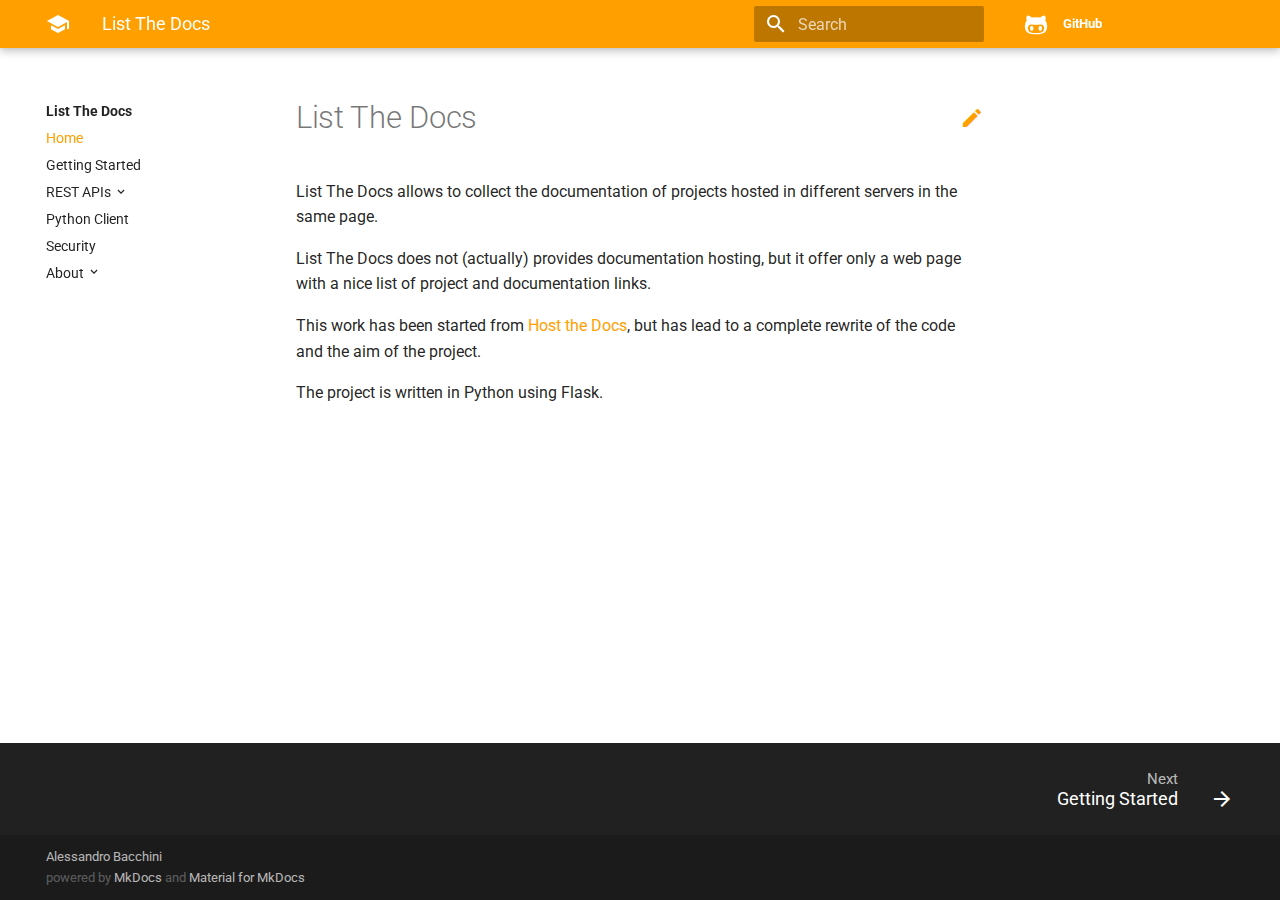
<file: index.html>
<!doctype html>
<html lang="en" class="no-js">
  <head>
    
      <meta charset="utf-8">
      <meta name="viewport" content="width=device-width,initial-scale=1">
      <meta http-equiv="x-ua-compatible" content="ie=edge">
      
      
      
        <meta name="author" content="Alessandro Bacchini">
      
      
        <meta name="lang:clipboard.copy" content="Copy to clipboard">
      
        <meta name="lang:clipboard.copied" content="Copied to clipboard">
      
        <meta name="lang:search.language" content="en">
      
        <meta name="lang:search.pipeline.stopwords" content="True">
      
        <meta name="lang:search.pipeline.trimmer" content="True">
      
        <meta name="lang:search.result.none" content="No matching documents">
      
        <meta name="lang:search.result.one" content="1 matching document">
      
        <meta name="lang:search.result.other" content="# matching documents">
      
        <meta name="lang:search.tokenizer" content="[\s\-]+">
      
      <link rel="shortcut icon" href="assets/images/favicon.png">
      <meta name="generator" content="mkdocs-1.0.4, mkdocs-material-4.4.0">
    
    
      
        <title>List The Docs</title>
      
    
    
      <link rel="stylesheet" href="assets/stylesheets/application.0284f74d.css">
      
        <link rel="stylesheet" href="assets/stylesheets/application-palette.01803549.css">
      
      
        
        
        <meta name="theme-color" content="#ffa000">
      
    
    
      <script src="assets/javascripts/modernizr.74668098.js"></script>
    
    
      
        <link href="https://fonts.gstatic.com" rel="preconnect" crossorigin>
        <link rel="stylesheet" href="https://fonts.googleapis.com/css?family=Roboto:300,400,400i,700|Roboto+Mono&display=fallback">
        <style>body,input{font-family:"Roboto","Helvetica Neue",Helvetica,Arial,sans-serif}code,kbd,pre{font-family:"Roboto Mono","Courier New",Courier,monospace}</style>
      
    
    <link rel="stylesheet" href="assets/fonts/material-icons.css">
    
    
    
      
    
    
  </head>
  
    
    
    <body dir="ltr" data-md-color-primary="amber" data-md-color-accent="indigo">
  
    <svg class="md-svg">
      <defs>
        
        
          <svg xmlns="http://www.w3.org/2000/svg" width="416" height="448" viewBox="0 0 416 448" id="__github"><path fill="currentColor" d="M160 304q0 10-3.125 20.5t-10.75 19T128 352t-18.125-8.5-10.75-19T96 304t3.125-20.5 10.75-19T128 256t18.125 8.5 10.75 19T160 304zm160 0q0 10-3.125 20.5t-10.75 19T288 352t-18.125-8.5-10.75-19T256 304t3.125-20.5 10.75-19T288 256t18.125 8.5 10.75 19T320 304zm40 0q0-30-17.25-51T296 232q-10.25 0-48.75 5.25Q229.5 240 208 240t-39.25-2.75Q130.75 232 120 232q-29.5 0-46.75 21T56 304q0 22 8 38.375t20.25 25.75 30.5 15 35 7.375 37.25 1.75h42q20.5 0 37.25-1.75t35-7.375 30.5-15 20.25-25.75T360 304zm56-44q0 51.75-15.25 82.75-9.5 19.25-26.375 33.25t-35.25 21.5-42.5 11.875-42.875 5.5T212 416q-19.5 0-35.5-.75t-36.875-3.125-38.125-7.5-34.25-12.875T37 371.5t-21.5-28.75Q0 312 0 260q0-59.25 34-99-6.75-20.5-6.75-42.5 0-29 12.75-54.5 27 0 47.5 9.875t47.25 30.875Q171.5 96 212 96q37 0 70 8 26.25-20.5 46.75-30.25T376 64q12.75 25.5 12.75 54.5 0 21.75-6.75 42 34 40 34 99.5z"/></svg>
        
      </defs>
    </svg>
    <input class="md-toggle" data-md-toggle="drawer" type="checkbox" id="__drawer" autocomplete="off">
    <input class="md-toggle" data-md-toggle="search" type="checkbox" id="__search" autocomplete="off">
    <label class="md-overlay" data-md-component="overlay" for="__drawer"></label>
    
      <a href="#list-the-docs" tabindex="1" class="md-skip">
        Skip to content
      </a>
    
    
      <header class="md-header" data-md-component="header">
  <nav class="md-header-nav md-grid">
    <div class="md-flex">
      <div class="md-flex__cell md-flex__cell--shrink">
        <a href="." title="List The Docs" class="md-header-nav__button md-logo">
          
            <i class="md-icon"></i>
          
        </a>
      </div>
      <div class="md-flex__cell md-flex__cell--shrink">
        <label class="md-icon md-icon--menu md-header-nav__button" for="__drawer"></label>
      </div>
      <div class="md-flex__cell md-flex__cell--stretch">
        <div class="md-flex__ellipsis md-header-nav__title" data-md-component="title">
          
            <span class="md-header-nav__topic">
              List The Docs
            </span>
            <span class="md-header-nav__topic">
              
                Home
              
            </span>
          
        </div>
      </div>
      <div class="md-flex__cell md-flex__cell--shrink">
        
          <label class="md-icon md-icon--search md-header-nav__button" for="__search"></label>
          
<div class="md-search" data-md-component="search" role="dialog">
  <label class="md-search__overlay" for="__search"></label>
  <div class="md-search__inner" role="search">
    <form class="md-search__form" name="search">
      <input type="text" class="md-search__input" name="query" placeholder="Search" autocapitalize="off" autocorrect="off" autocomplete="off" spellcheck="false" data-md-component="query" data-md-state="active">
      <label class="md-icon md-search__icon" for="__search"></label>
      <button type="reset" class="md-icon md-search__icon" data-md-component="reset" tabindex="-1">
        &#xE5CD;
      </button>
    </form>
    <div class="md-search__output">
      <div class="md-search__scrollwrap" data-md-scrollfix>
        <div class="md-search-result" data-md-component="result">
          <div class="md-search-result__meta">
            Type to start searching
          </div>
          <ol class="md-search-result__list"></ol>
        </div>
      </div>
    </div>
  </div>
</div>
        
      </div>
      
        <div class="md-flex__cell md-flex__cell--shrink">
          <div class="md-header-nav__source">
            


  

<a href="https://github.com/allebacco/listthedocs/" title="Go to repository" class="md-source" data-md-source="github">
  
    <div class="md-source__icon">
      <svg viewBox="0 0 24 24" width="24" height="24">
        <use xlink:href="#__github" width="24" height="24"></use>
      </svg>
    </div>
  
  <div class="md-source__repository">
    GitHub
  </div>
</a>
          </div>
        </div>
      
    </div>
  </nav>
</header>
    
    <div class="md-container">
      
        
      
      
      <main class="md-main">
        <div class="md-main__inner md-grid" data-md-component="container">
          
            
              <div class="md-sidebar md-sidebar--primary" data-md-component="navigation">
                <div class="md-sidebar__scrollwrap">
                  <div class="md-sidebar__inner">
                    <nav class="md-nav md-nav--primary" data-md-level="0">
  <label class="md-nav__title md-nav__title--site" for="__drawer">
    <a href="." title="List The Docs" class="md-nav__button md-logo">
      
        <i class="md-icon"></i>
      
    </a>
    List The Docs
  </label>
  
    <div class="md-nav__source">
      


  

<a href="https://github.com/allebacco/listthedocs/" title="Go to repository" class="md-source" data-md-source="github">
  
    <div class="md-source__icon">
      <svg viewBox="0 0 24 24" width="24" height="24">
        <use xlink:href="#__github" width="24" height="24"></use>
      </svg>
    </div>
  
  <div class="md-source__repository">
    GitHub
  </div>
</a>
    </div>
  
  <ul class="md-nav__list" data-md-scrollfix>
    
      
      
      

  


  <li class="md-nav__item md-nav__item--active">
    
    <input class="md-toggle md-nav__toggle" data-md-toggle="toc" type="checkbox" id="__toc">
    
      
    
    
    <a href="." title="Home" class="md-nav__link md-nav__link--active">
      Home
    </a>
    
  </li>

    
      
      
      


  <li class="md-nav__item">
    <a href="getting_started/" title="Getting Started" class="md-nav__link">
      Getting Started
    </a>
  </li>

    
      
      
      


  <li class="md-nav__item md-nav__item--nested">
    
      <input class="md-toggle md-nav__toggle" data-md-toggle="nav-3" type="checkbox" id="nav-3">
    
    <label class="md-nav__link" for="nav-3">
      REST APIs
    </label>
    <nav class="md-nav" data-md-component="collapsible" data-md-level="1">
      <label class="md-nav__title" for="nav-3">
        REST APIs
      </label>
      <ul class="md-nav__list" data-md-scrollfix>
        
        
          
          
          


  <li class="md-nav__item">
    <a href="rest_apis/project/" title="Projects" class="md-nav__link">
      Projects
    </a>
  </li>

        
          
          
          


  <li class="md-nav__item">
    <a href="rest_apis/user/" title="Users" class="md-nav__link">
      Users
    </a>
  </li>

        
      </ul>
    </nav>
  </li>

    
      
      
      


  <li class="md-nav__item">
    <a href="python_client/" title="Python Client" class="md-nav__link">
      Python Client
    </a>
  </li>

    
      
      
      


  <li class="md-nav__item">
    <a href="security/" title="Security" class="md-nav__link">
      Security
    </a>
  </li>

    
      
      
      


  <li class="md-nav__item md-nav__item--nested">
    
      <input class="md-toggle md-nav__toggle" data-md-toggle="nav-6" type="checkbox" id="nav-6">
    
    <label class="md-nav__link" for="nav-6">
      About
    </label>
    <nav class="md-nav" data-md-component="collapsible" data-md-level="1">
      <label class="md-nav__title" for="nav-6">
        About
      </label>
      <ul class="md-nav__list" data-md-scrollfix>
        
        
          
          
          


  <li class="md-nav__item">
    <a href="about/license/" title="License" class="md-nav__link">
      License
    </a>
  </li>

        
      </ul>
    </nav>
  </li>

    
  </ul>
</nav>
                  </div>
                </div>
              </div>
            
            
              <div class="md-sidebar md-sidebar--secondary" data-md-component="toc">
                <div class="md-sidebar__scrollwrap">
                  <div class="md-sidebar__inner">
                    
<nav class="md-nav md-nav--secondary">
  
  
    
  
  
</nav>
                  </div>
                </div>
              </div>
            
          
          <div class="md-content">
            <article class="md-content__inner md-typeset">
              
                
                  <a href="https://github.com/allebacco/listthedocs/edit/master/docs/index.md" title="Edit this page" class="md-icon md-content__icon">&#xE3C9;</a>
                
                
                <h1 id="list-the-docs">List The Docs</h1>
<p>List The Docs allows to collect the documentation of projects hosted in
different servers in the same page.</p>
<p>List The Docs does not (actually) provides documentation hosting, but it
offer only a web page with a nice list of project and documentation links.</p>
<p>This work has been started from <a href="https://github.com/rgalanakis/hostthedocs">Host the Docs</a>,
but has lead to a complete rewrite of the code and the aim of the project.</p>
<p>The project is written in Python using Flask.</p>
                
                  
                
              
              
                


              
            </article>
          </div>
        </div>
      </main>
      
        
<footer class="md-footer">
  
    <div class="md-footer-nav">
      <nav class="md-footer-nav__inner md-grid">
        
        
          <a href="getting_started/" title="Getting Started" class="md-flex md-footer-nav__link md-footer-nav__link--next" rel="next">
            <div class="md-flex__cell md-flex__cell--stretch md-footer-nav__title">
              <span class="md-flex__ellipsis">
                <span class="md-footer-nav__direction">
                  Next
                </span>
                Getting Started
              </span>
            </div>
            <div class="md-flex__cell md-flex__cell--shrink">
              <i class="md-icon md-icon--arrow-forward md-footer-nav__button"></i>
            </div>
          </a>
        
      </nav>
    </div>
  
  <div class="md-footer-meta md-typeset">
    <div class="md-footer-meta__inner md-grid">
      <div class="md-footer-copyright">
        
          <div class="md-footer-copyright__highlight">
            Alessandro Bacchini
          </div>
        
        powered by
        <a href="https://www.mkdocs.org">MkDocs</a>
        and
        <a href="https://squidfunk.github.io/mkdocs-material/">
          Material for MkDocs</a>
      </div>
      
    </div>
  </div>
</footer>
      
    </div>
    
      <script src="assets/javascripts/application.245445c6.js"></script>
      
      <script>app.initialize({version:"1.0.4",url:{base:"."}})</script>
      
    
  </body>
</html>
</file>
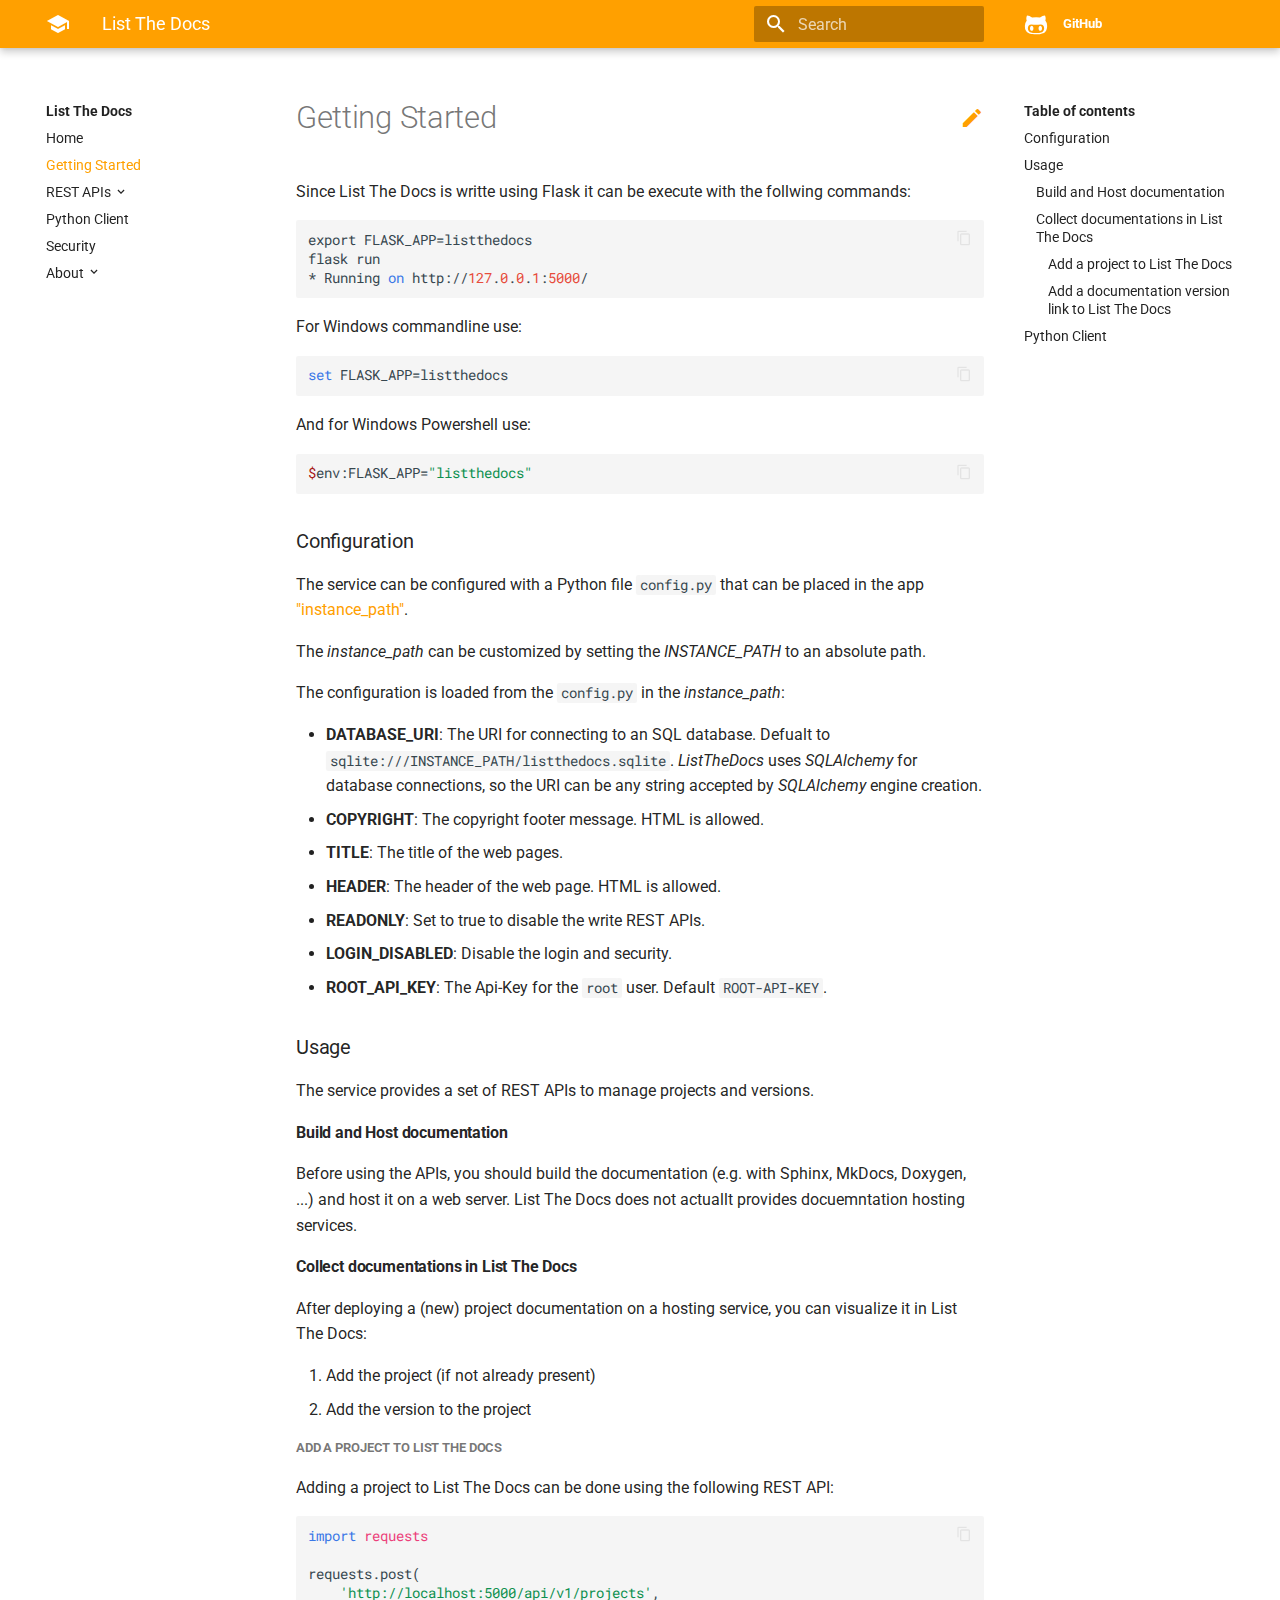
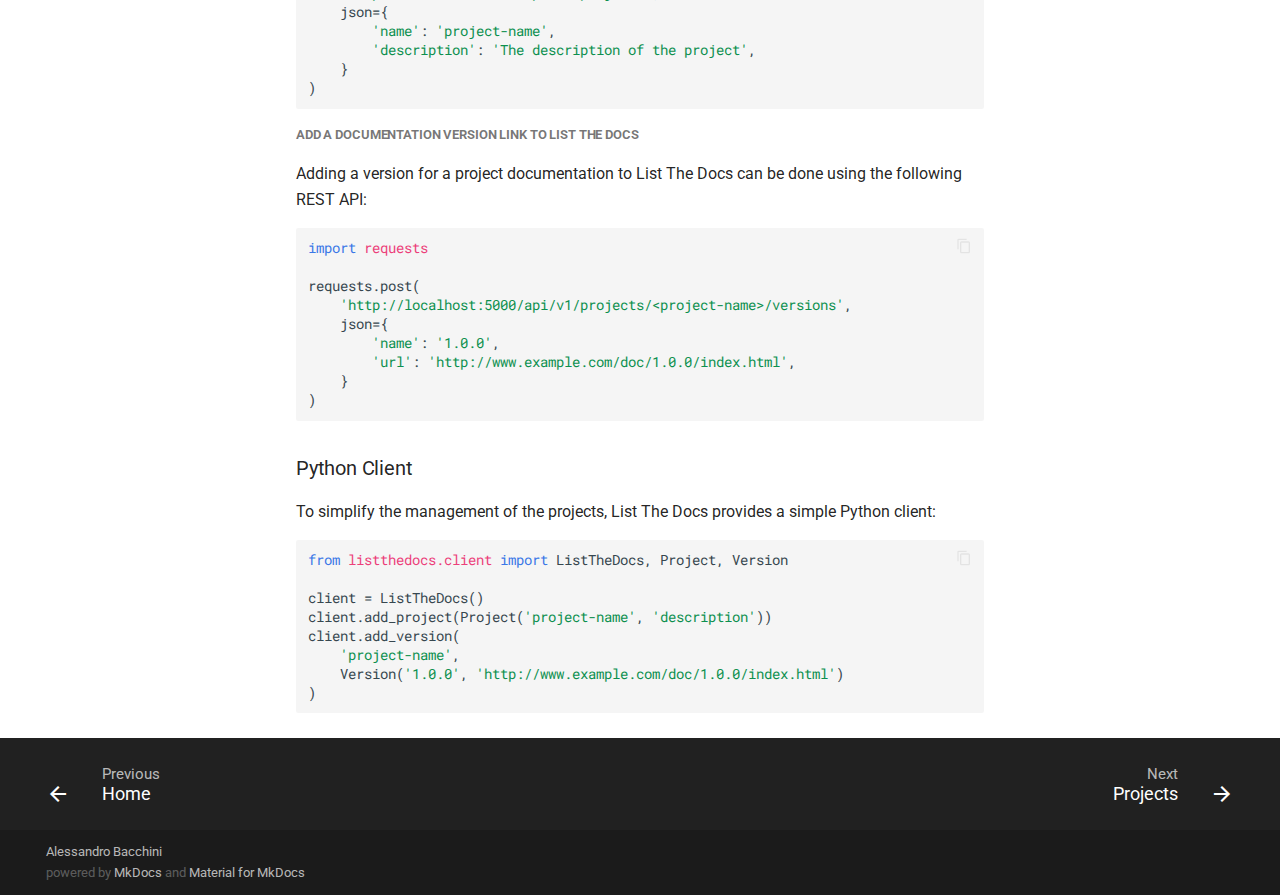
<file: getting_started/index.html>
<!doctype html>
<html lang="en" class="no-js">
  <head>
    
      <meta charset="utf-8">
      <meta name="viewport" content="width=device-width,initial-scale=1">
      <meta http-equiv="x-ua-compatible" content="ie=edge">
      
      
      
        <meta name="author" content="Alessandro Bacchini">
      
      
        <meta name="lang:clipboard.copy" content="Copy to clipboard">
      
        <meta name="lang:clipboard.copied" content="Copied to clipboard">
      
        <meta name="lang:search.language" content="en">
      
        <meta name="lang:search.pipeline.stopwords" content="True">
      
        <meta name="lang:search.pipeline.trimmer" content="True">
      
        <meta name="lang:search.result.none" content="No matching documents">
      
        <meta name="lang:search.result.one" content="1 matching document">
      
        <meta name="lang:search.result.other" content="# matching documents">
      
        <meta name="lang:search.tokenizer" content="[\s\-]+">
      
      <link rel="shortcut icon" href="../assets/images/favicon.png">
      <meta name="generator" content="mkdocs-1.0.4, mkdocs-material-4.4.0">
    
    
      
        <title>Getting Started - List The Docs</title>
      
    
    
      <link rel="stylesheet" href="../assets/stylesheets/application.0284f74d.css">
      
        <link rel="stylesheet" href="../assets/stylesheets/application-palette.01803549.css">
      
      
        
        
        <meta name="theme-color" content="#ffa000">
      
    
    
      <script src="../assets/javascripts/modernizr.74668098.js"></script>
    
    
      
        <link href="https://fonts.gstatic.com" rel="preconnect" crossorigin>
        <link rel="stylesheet" href="https://fonts.googleapis.com/css?family=Roboto:300,400,400i,700|Roboto+Mono&display=fallback">
        <style>body,input{font-family:"Roboto","Helvetica Neue",Helvetica,Arial,sans-serif}code,kbd,pre{font-family:"Roboto Mono","Courier New",Courier,monospace}</style>
      
    
    <link rel="stylesheet" href="../assets/fonts/material-icons.css">
    
    
    
      
    
    
  </head>
  
    
    
    <body dir="ltr" data-md-color-primary="amber" data-md-color-accent="indigo">
  
    <svg class="md-svg">
      <defs>
        
        
          <svg xmlns="http://www.w3.org/2000/svg" width="416" height="448" viewBox="0 0 416 448" id="__github"><path fill="currentColor" d="M160 304q0 10-3.125 20.5t-10.75 19T128 352t-18.125-8.5-10.75-19T96 304t3.125-20.5 10.75-19T128 256t18.125 8.5 10.75 19T160 304zm160 0q0 10-3.125 20.5t-10.75 19T288 352t-18.125-8.5-10.75-19T256 304t3.125-20.5 10.75-19T288 256t18.125 8.5 10.75 19T320 304zm40 0q0-30-17.25-51T296 232q-10.25 0-48.75 5.25Q229.5 240 208 240t-39.25-2.75Q130.75 232 120 232q-29.5 0-46.75 21T56 304q0 22 8 38.375t20.25 25.75 30.5 15 35 7.375 37.25 1.75h42q20.5 0 37.25-1.75t35-7.375 30.5-15 20.25-25.75T360 304zm56-44q0 51.75-15.25 82.75-9.5 19.25-26.375 33.25t-35.25 21.5-42.5 11.875-42.875 5.5T212 416q-19.5 0-35.5-.75t-36.875-3.125-38.125-7.5-34.25-12.875T37 371.5t-21.5-28.75Q0 312 0 260q0-59.25 34-99-6.75-20.5-6.75-42.5 0-29 12.75-54.5 27 0 47.5 9.875t47.25 30.875Q171.5 96 212 96q37 0 70 8 26.25-20.5 46.75-30.25T376 64q12.75 25.5 12.75 54.5 0 21.75-6.75 42 34 40 34 99.5z"/></svg>
        
      </defs>
    </svg>
    <input class="md-toggle" data-md-toggle="drawer" type="checkbox" id="__drawer" autocomplete="off">
    <input class="md-toggle" data-md-toggle="search" type="checkbox" id="__search" autocomplete="off">
    <label class="md-overlay" data-md-component="overlay" for="__drawer"></label>
    
      <a href="#getting-started" tabindex="1" class="md-skip">
        Skip to content
      </a>
    
    
      <header class="md-header" data-md-component="header">
  <nav class="md-header-nav md-grid">
    <div class="md-flex">
      <div class="md-flex__cell md-flex__cell--shrink">
        <a href=".." title="List The Docs" class="md-header-nav__button md-logo">
          
            <i class="md-icon"></i>
          
        </a>
      </div>
      <div class="md-flex__cell md-flex__cell--shrink">
        <label class="md-icon md-icon--menu md-header-nav__button" for="__drawer"></label>
      </div>
      <div class="md-flex__cell md-flex__cell--stretch">
        <div class="md-flex__ellipsis md-header-nav__title" data-md-component="title">
          
            <span class="md-header-nav__topic">
              List The Docs
            </span>
            <span class="md-header-nav__topic">
              
                Getting Started
              
            </span>
          
        </div>
      </div>
      <div class="md-flex__cell md-flex__cell--shrink">
        
          <label class="md-icon md-icon--search md-header-nav__button" for="__search"></label>
          
<div class="md-search" data-md-component="search" role="dialog">
  <label class="md-search__overlay" for="__search"></label>
  <div class="md-search__inner" role="search">
    <form class="md-search__form" name="search">
      <input type="text" class="md-search__input" name="query" placeholder="Search" autocapitalize="off" autocorrect="off" autocomplete="off" spellcheck="false" data-md-component="query" data-md-state="active">
      <label class="md-icon md-search__icon" for="__search"></label>
      <button type="reset" class="md-icon md-search__icon" data-md-component="reset" tabindex="-1">
        &#xE5CD;
      </button>
    </form>
    <div class="md-search__output">
      <div class="md-search__scrollwrap" data-md-scrollfix>
        <div class="md-search-result" data-md-component="result">
          <div class="md-search-result__meta">
            Type to start searching
          </div>
          <ol class="md-search-result__list"></ol>
        </div>
      </div>
    </div>
  </div>
</div>
        
      </div>
      
        <div class="md-flex__cell md-flex__cell--shrink">
          <div class="md-header-nav__source">
            


  

<a href="https://github.com/allebacco/listthedocs/" title="Go to repository" class="md-source" data-md-source="github">
  
    <div class="md-source__icon">
      <svg viewBox="0 0 24 24" width="24" height="24">
        <use xlink:href="#__github" width="24" height="24"></use>
      </svg>
    </div>
  
  <div class="md-source__repository">
    GitHub
  </div>
</a>
          </div>
        </div>
      
    </div>
  </nav>
</header>
    
    <div class="md-container">
      
        
      
      
      <main class="md-main">
        <div class="md-main__inner md-grid" data-md-component="container">
          
            
              <div class="md-sidebar md-sidebar--primary" data-md-component="navigation">
                <div class="md-sidebar__scrollwrap">
                  <div class="md-sidebar__inner">
                    <nav class="md-nav md-nav--primary" data-md-level="0">
  <label class="md-nav__title md-nav__title--site" for="__drawer">
    <a href=".." title="List The Docs" class="md-nav__button md-logo">
      
        <i class="md-icon"></i>
      
    </a>
    List The Docs
  </label>
  
    <div class="md-nav__source">
      


  

<a href="https://github.com/allebacco/listthedocs/" title="Go to repository" class="md-source" data-md-source="github">
  
    <div class="md-source__icon">
      <svg viewBox="0 0 24 24" width="24" height="24">
        <use xlink:href="#__github" width="24" height="24"></use>
      </svg>
    </div>
  
  <div class="md-source__repository">
    GitHub
  </div>
</a>
    </div>
  
  <ul class="md-nav__list" data-md-scrollfix>
    
      
      
      


  <li class="md-nav__item">
    <a href=".." title="Home" class="md-nav__link">
      Home
    </a>
  </li>

    
      
      
      

  


  <li class="md-nav__item md-nav__item--active">
    
    <input class="md-toggle md-nav__toggle" data-md-toggle="toc" type="checkbox" id="__toc">
    
      
    
    
      <label class="md-nav__link md-nav__link--active" for="__toc">
        Getting Started
      </label>
    
    <a href="./" title="Getting Started" class="md-nav__link md-nav__link--active">
      Getting Started
    </a>
    
      
<nav class="md-nav md-nav--secondary">
  
  
    
  
  
    <label class="md-nav__title" for="__toc">Table of contents</label>
    <ul class="md-nav__list" data-md-scrollfix>
      
        <li class="md-nav__item">
  <a href="#configuration" title="Configuration" class="md-nav__link">
    Configuration
  </a>
  
</li>
      
        <li class="md-nav__item">
  <a href="#usage" title="Usage" class="md-nav__link">
    Usage
  </a>
  
    <nav class="md-nav">
      <ul class="md-nav__list">
        
          <li class="md-nav__item">
  <a href="#build-and-host-documentation" title="Build and Host documentation" class="md-nav__link">
    Build and Host documentation
  </a>
  
</li>
        
          <li class="md-nav__item">
  <a href="#collect-documentations-in-list-the-docs" title="Collect documentations in List The Docs" class="md-nav__link">
    Collect documentations in List The Docs
  </a>
  
    <nav class="md-nav">
      <ul class="md-nav__list">
        
          <li class="md-nav__item">
  <a href="#add-a-project-to-list-the-docs" title="Add a project to List The Docs" class="md-nav__link">
    Add a project to List The Docs
  </a>
  
</li>
        
          <li class="md-nav__item">
  <a href="#add-a-documentation-version-link-to-list-the-docs" title="Add a documentation version link to List The Docs" class="md-nav__link">
    Add a documentation version link to List The Docs
  </a>
  
</li>
        
      </ul>
    </nav>
  
</li>
        
      </ul>
    </nav>
  
</li>
      
        <li class="md-nav__item">
  <a href="#python-client" title="Python Client" class="md-nav__link">
    Python Client
  </a>
  
</li>
      
      
      
      
      
    </ul>
  
</nav>
    
  </li>

    
      
      
      


  <li class="md-nav__item md-nav__item--nested">
    
      <input class="md-toggle md-nav__toggle" data-md-toggle="nav-3" type="checkbox" id="nav-3">
    
    <label class="md-nav__link" for="nav-3">
      REST APIs
    </label>
    <nav class="md-nav" data-md-component="collapsible" data-md-level="1">
      <label class="md-nav__title" for="nav-3">
        REST APIs
      </label>
      <ul class="md-nav__list" data-md-scrollfix>
        
        
          
          
          


  <li class="md-nav__item">
    <a href="../rest_apis/project/" title="Projects" class="md-nav__link">
      Projects
    </a>
  </li>

        
          
          
          


  <li class="md-nav__item">
    <a href="../rest_apis/user/" title="Users" class="md-nav__link">
      Users
    </a>
  </li>

        
      </ul>
    </nav>
  </li>

    
      
      
      


  <li class="md-nav__item">
    <a href="../python_client/" title="Python Client" class="md-nav__link">
      Python Client
    </a>
  </li>

    
      
      
      


  <li class="md-nav__item">
    <a href="../security/" title="Security" class="md-nav__link">
      Security
    </a>
  </li>

    
      
      
      


  <li class="md-nav__item md-nav__item--nested">
    
      <input class="md-toggle md-nav__toggle" data-md-toggle="nav-6" type="checkbox" id="nav-6">
    
    <label class="md-nav__link" for="nav-6">
      About
    </label>
    <nav class="md-nav" data-md-component="collapsible" data-md-level="1">
      <label class="md-nav__title" for="nav-6">
        About
      </label>
      <ul class="md-nav__list" data-md-scrollfix>
        
        
          
          
          


  <li class="md-nav__item">
    <a href="../about/license/" title="License" class="md-nav__link">
      License
    </a>
  </li>

        
      </ul>
    </nav>
  </li>

    
  </ul>
</nav>
                  </div>
                </div>
              </div>
            
            
              <div class="md-sidebar md-sidebar--secondary" data-md-component="toc">
                <div class="md-sidebar__scrollwrap">
                  <div class="md-sidebar__inner">
                    
<nav class="md-nav md-nav--secondary">
  
  
    
  
  
    <label class="md-nav__title" for="__toc">Table of contents</label>
    <ul class="md-nav__list" data-md-scrollfix>
      
        <li class="md-nav__item">
  <a href="#configuration" title="Configuration" class="md-nav__link">
    Configuration
  </a>
  
</li>
      
        <li class="md-nav__item">
  <a href="#usage" title="Usage" class="md-nav__link">
    Usage
  </a>
  
    <nav class="md-nav">
      <ul class="md-nav__list">
        
          <li class="md-nav__item">
  <a href="#build-and-host-documentation" title="Build and Host documentation" class="md-nav__link">
    Build and Host documentation
  </a>
  
</li>
        
          <li class="md-nav__item">
  <a href="#collect-documentations-in-list-the-docs" title="Collect documentations in List The Docs" class="md-nav__link">
    Collect documentations in List The Docs
  </a>
  
    <nav class="md-nav">
      <ul class="md-nav__list">
        
          <li class="md-nav__item">
  <a href="#add-a-project-to-list-the-docs" title="Add a project to List The Docs" class="md-nav__link">
    Add a project to List The Docs
  </a>
  
</li>
        
          <li class="md-nav__item">
  <a href="#add-a-documentation-version-link-to-list-the-docs" title="Add a documentation version link to List The Docs" class="md-nav__link">
    Add a documentation version link to List The Docs
  </a>
  
</li>
        
      </ul>
    </nav>
  
</li>
        
      </ul>
    </nav>
  
</li>
      
        <li class="md-nav__item">
  <a href="#python-client" title="Python Client" class="md-nav__link">
    Python Client
  </a>
  
</li>
      
      
      
      
      
    </ul>
  
</nav>
                  </div>
                </div>
              </div>
            
          
          <div class="md-content">
            <article class="md-content__inner md-typeset">
              
                
                  <a href="https://github.com/allebacco/listthedocs/edit/master/docs/getting_started.md" title="Edit this page" class="md-icon md-content__icon">&#xE3C9;</a>
                
                
                <h1 id="getting-started">Getting Started</h1>
<p>Since List The Docs is writte using Flask it can be execute with the follwing
commands:</p>
<div class="codehilite"><pre><span></span><span class="n">export</span> <span class="n">FLASK_APP</span><span class="o">=</span><span class="n">listthedocs</span>
<span class="n">flask</span> <span class="n">run</span>
<span class="o">*</span> <span class="n">Running</span> <span class="k">on</span> <span class="n">http</span><span class="p">:</span><span class="o">//</span><span class="mi">127</span><span class="p">.</span><span class="mi">0</span><span class="p">.</span><span class="mi">0</span><span class="p">.</span><span class="mi">1</span><span class="p">:</span><span class="mi">5000</span><span class="o">/</span>
</pre></div>


<p>For Windows commandline use:</p>
<div class="codehilite"><pre><span></span><span class="k">set</span> <span class="n">FLASK_APP</span><span class="o">=</span><span class="n">listthedocs</span>
</pre></div>


<p>And for Windows Powershell use:</p>
<div class="codehilite"><pre><span></span><span class="err">$</span><span class="n">env</span><span class="p">:</span><span class="n">FLASK_APP</span><span class="o">=</span><span class="ss">&quot;listthedocs&quot;</span>
</pre></div>


<h3 id="configuration">Configuration</h3>
<p>The service can be configured with a Python file <code>config.py</code> that can be placed in the app
<a href="https://flask.palletsprojects.com/en/1.0.x/config/#instance-folders">"instance_path"</a>.</p>
<p>The <em>instance_path</em> can be customized by setting the <em>INSTANCE_PATH</em> to an absolute path.</p>
<p>The configuration is loaded from the <code>config.py</code> in the <em>instance_path</em>:</p>
<ul>
<li><strong>DATABASE_URI</strong>: The URI for connecting to an SQL database. Defualt to 
  <code>sqlite:///INSTANCE_PATH/listthedocs.sqlite</code>. <em>ListTheDocs</em> uses <em>SQLAlchemy</em> for 
  database connections, so the URI can be any string accepted by <em>SQLAlchemy</em> engine creation.</li>
<li><strong>COPYRIGHT</strong>: The copyright footer message. HTML is allowed.</li>
<li><strong>TITLE</strong>: The title of the web pages.</li>
<li><strong>HEADER</strong>: The header of the web page. HTML is allowed.</li>
<li><strong>READONLY</strong>: Set to true to disable the write REST APIs.</li>
<li><strong>LOGIN_DISABLED</strong>: Disable the login and security.</li>
<li><strong>ROOT_API_KEY</strong>: The Api-Key for the <code>root</code> user. Default <code>ROOT-API-KEY</code>.</li>
</ul>
<h3 id="usage">Usage</h3>
<p>The service provides a set of REST APIs to manage projects and versions.</p>
<h4 id="build-and-host-documentation">Build and Host documentation</h4>
<p>Before using the APIs, you should build the documentation (e.g. with Sphinx, MkDocs, 
Doxygen, ...) and host it on a web server. List The Docs does not actuallt provides 
docuemntation hosting services.</p>
<h4 id="collect-documentations-in-list-the-docs">Collect documentations in List The Docs</h4>
<p>After deploying a (new) project documentation on a hosting service, you can visualize
it in List The Docs:</p>
<ol>
<li>Add the project (if not already present)</li>
<li>Add the version to the project</li>
</ol>
<h5 id="add-a-project-to-list-the-docs">Add a project to List The Docs</h5>
<p>Adding a project to List The Docs can be done using the following REST API:</p>
<div class="codehilite"><pre><span></span><span class="kn">import</span> <span class="nn">requests</span>

<span class="n">requests</span><span class="o">.</span><span class="n">post</span><span class="p">(</span>
    <span class="s1">&#39;http://localhost:5000/api/v1/projects&#39;</span><span class="p">,</span> 
    <span class="n">json</span><span class="o">=</span><span class="p">{</span>
        <span class="s1">&#39;name&#39;</span><span class="p">:</span> <span class="s1">&#39;project-name&#39;</span><span class="p">,</span>
        <span class="s1">&#39;description&#39;</span><span class="p">:</span> <span class="s1">&#39;The description of the project&#39;</span><span class="p">,</span>
    <span class="p">}</span>
<span class="p">)</span>
</pre></div>


<h5 id="add-a-documentation-version-link-to-list-the-docs">Add a documentation version link to List The Docs</h5>
<p>Adding a version for a project documentation to List The Docs can be done 
using the following REST API:</p>
<div class="codehilite"><pre><span></span><span class="kn">import</span> <span class="nn">requests</span>

<span class="n">requests</span><span class="o">.</span><span class="n">post</span><span class="p">(</span>
    <span class="s1">&#39;http://localhost:5000/api/v1/projects/&lt;project-name&gt;/versions&#39;</span><span class="p">,</span> 
    <span class="n">json</span><span class="o">=</span><span class="p">{</span>
        <span class="s1">&#39;name&#39;</span><span class="p">:</span> <span class="s1">&#39;1.0.0&#39;</span><span class="p">,</span>
        <span class="s1">&#39;url&#39;</span><span class="p">:</span> <span class="s1">&#39;http://www.example.com/doc/1.0.0/index.html&#39;</span><span class="p">,</span>
    <span class="p">}</span>
<span class="p">)</span>
</pre></div>


<h3 id="python-client">Python Client</h3>
<p>To simplify the management of the projects, List The Docs provides a 
simple Python client:</p>
<div class="codehilite"><pre><span></span><span class="kn">from</span> <span class="nn">listthedocs.client</span> <span class="kn">import</span> <span class="n">ListTheDocs</span><span class="p">,</span> <span class="n">Project</span><span class="p">,</span> <span class="n">Version</span>

<span class="n">client</span> <span class="o">=</span> <span class="n">ListTheDocs</span><span class="p">()</span>
<span class="n">client</span><span class="o">.</span><span class="n">add_project</span><span class="p">(</span><span class="n">Project</span><span class="p">(</span><span class="s1">&#39;project-name&#39;</span><span class="p">,</span> <span class="s1">&#39;description&#39;</span><span class="p">))</span>
<span class="n">client</span><span class="o">.</span><span class="n">add_version</span><span class="p">(</span>
    <span class="s1">&#39;project-name&#39;</span><span class="p">,</span> 
    <span class="n">Version</span><span class="p">(</span><span class="s1">&#39;1.0.0&#39;</span><span class="p">,</span> <span class="s1">&#39;http://www.example.com/doc/1.0.0/index.html&#39;</span><span class="p">)</span>
<span class="p">)</span>
</pre></div>
                
                  
                
              
              
                


              
            </article>
          </div>
        </div>
      </main>
      
        
<footer class="md-footer">
  
    <div class="md-footer-nav">
      <nav class="md-footer-nav__inner md-grid">
        
          <a href=".." title="Home" class="md-flex md-footer-nav__link md-footer-nav__link--prev" rel="prev">
            <div class="md-flex__cell md-flex__cell--shrink">
              <i class="md-icon md-icon--arrow-back md-footer-nav__button"></i>
            </div>
            <div class="md-flex__cell md-flex__cell--stretch md-footer-nav__title">
              <span class="md-flex__ellipsis">
                <span class="md-footer-nav__direction">
                  Previous
                </span>
                Home
              </span>
            </div>
          </a>
        
        
          <a href="../rest_apis/project/" title="Projects" class="md-flex md-footer-nav__link md-footer-nav__link--next" rel="next">
            <div class="md-flex__cell md-flex__cell--stretch md-footer-nav__title">
              <span class="md-flex__ellipsis">
                <span class="md-footer-nav__direction">
                  Next
                </span>
                Projects
              </span>
            </div>
            <div class="md-flex__cell md-flex__cell--shrink">
              <i class="md-icon md-icon--arrow-forward md-footer-nav__button"></i>
            </div>
          </a>
        
      </nav>
    </div>
  
  <div class="md-footer-meta md-typeset">
    <div class="md-footer-meta__inner md-grid">
      <div class="md-footer-copyright">
        
          <div class="md-footer-copyright__highlight">
            Alessandro Bacchini
          </div>
        
        powered by
        <a href="https://www.mkdocs.org">MkDocs</a>
        and
        <a href="https://squidfunk.github.io/mkdocs-material/">
          Material for MkDocs</a>
      </div>
      
    </div>
  </div>
</footer>
      
    </div>
    
      <script src="../assets/javascripts/application.245445c6.js"></script>
      
      <script>app.initialize({version:"1.0.4",url:{base:".."}})</script>
      
    
  </body>
</html>
</file>
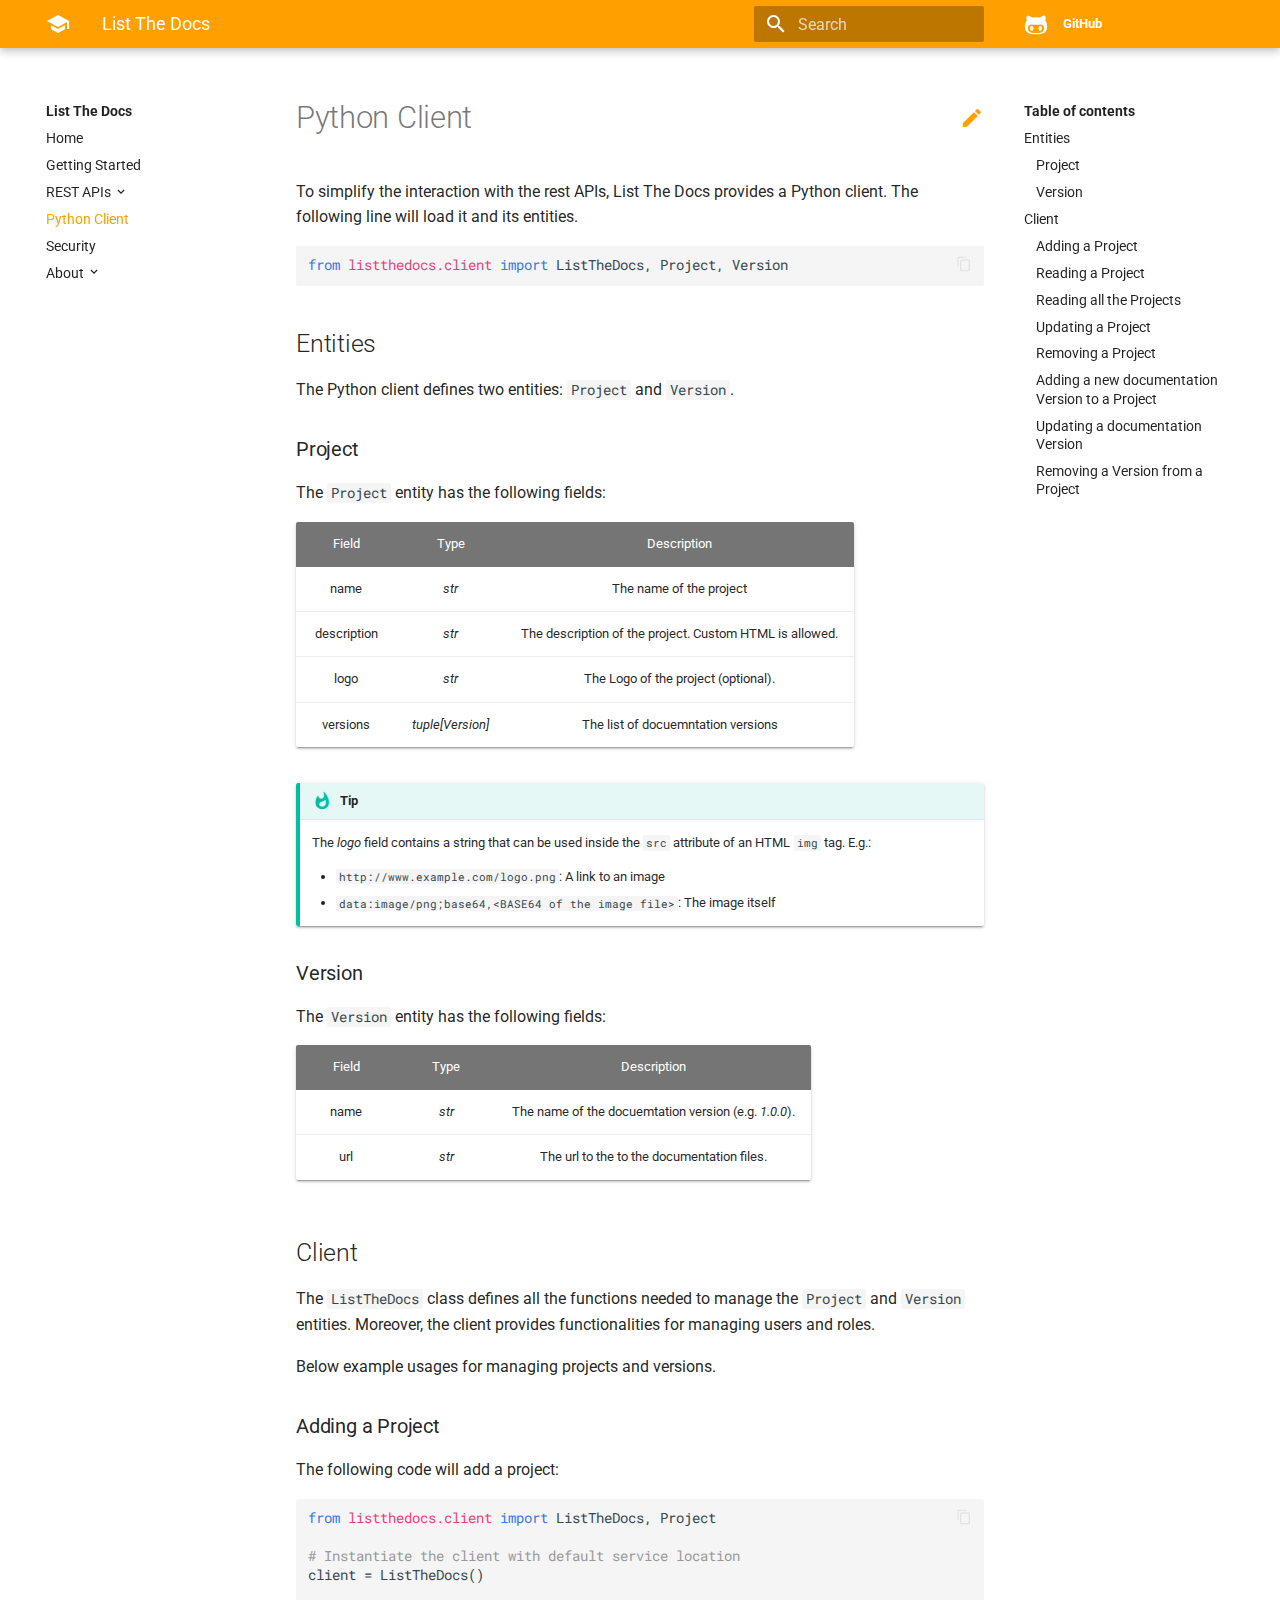
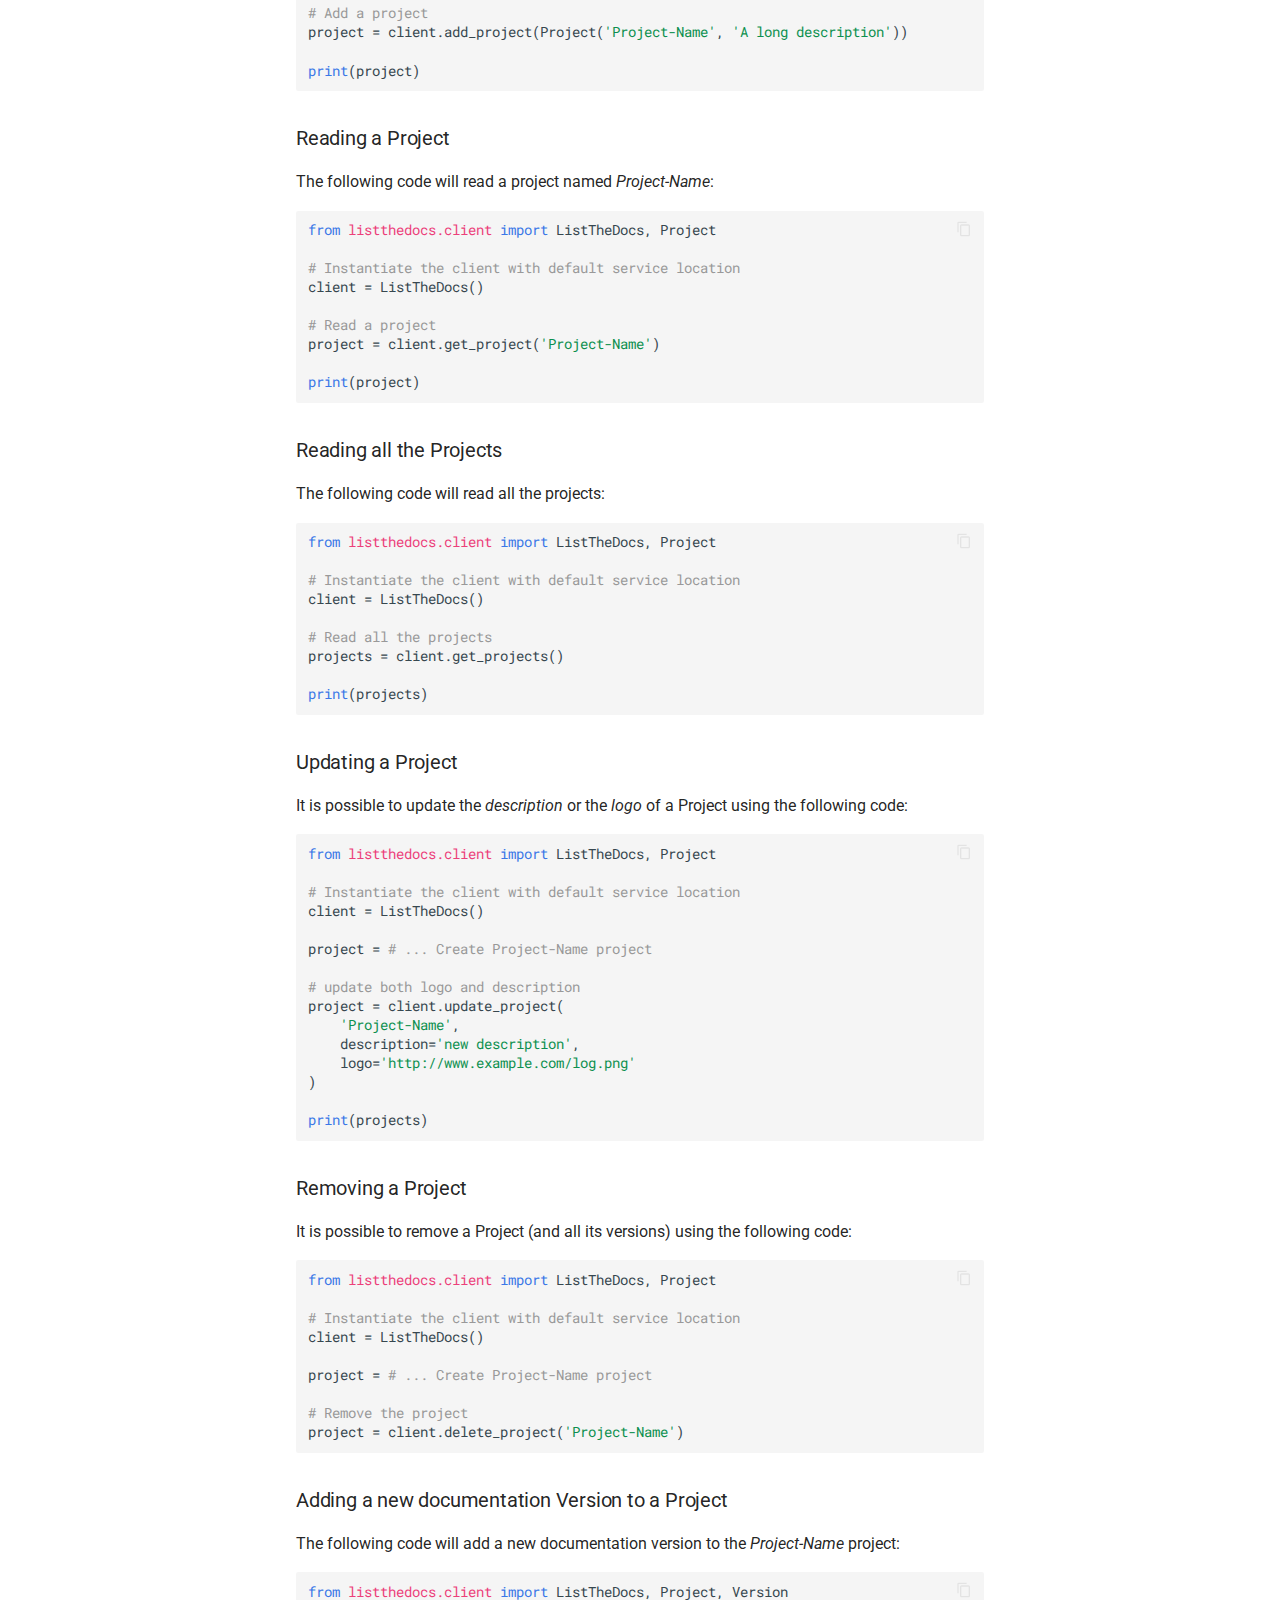
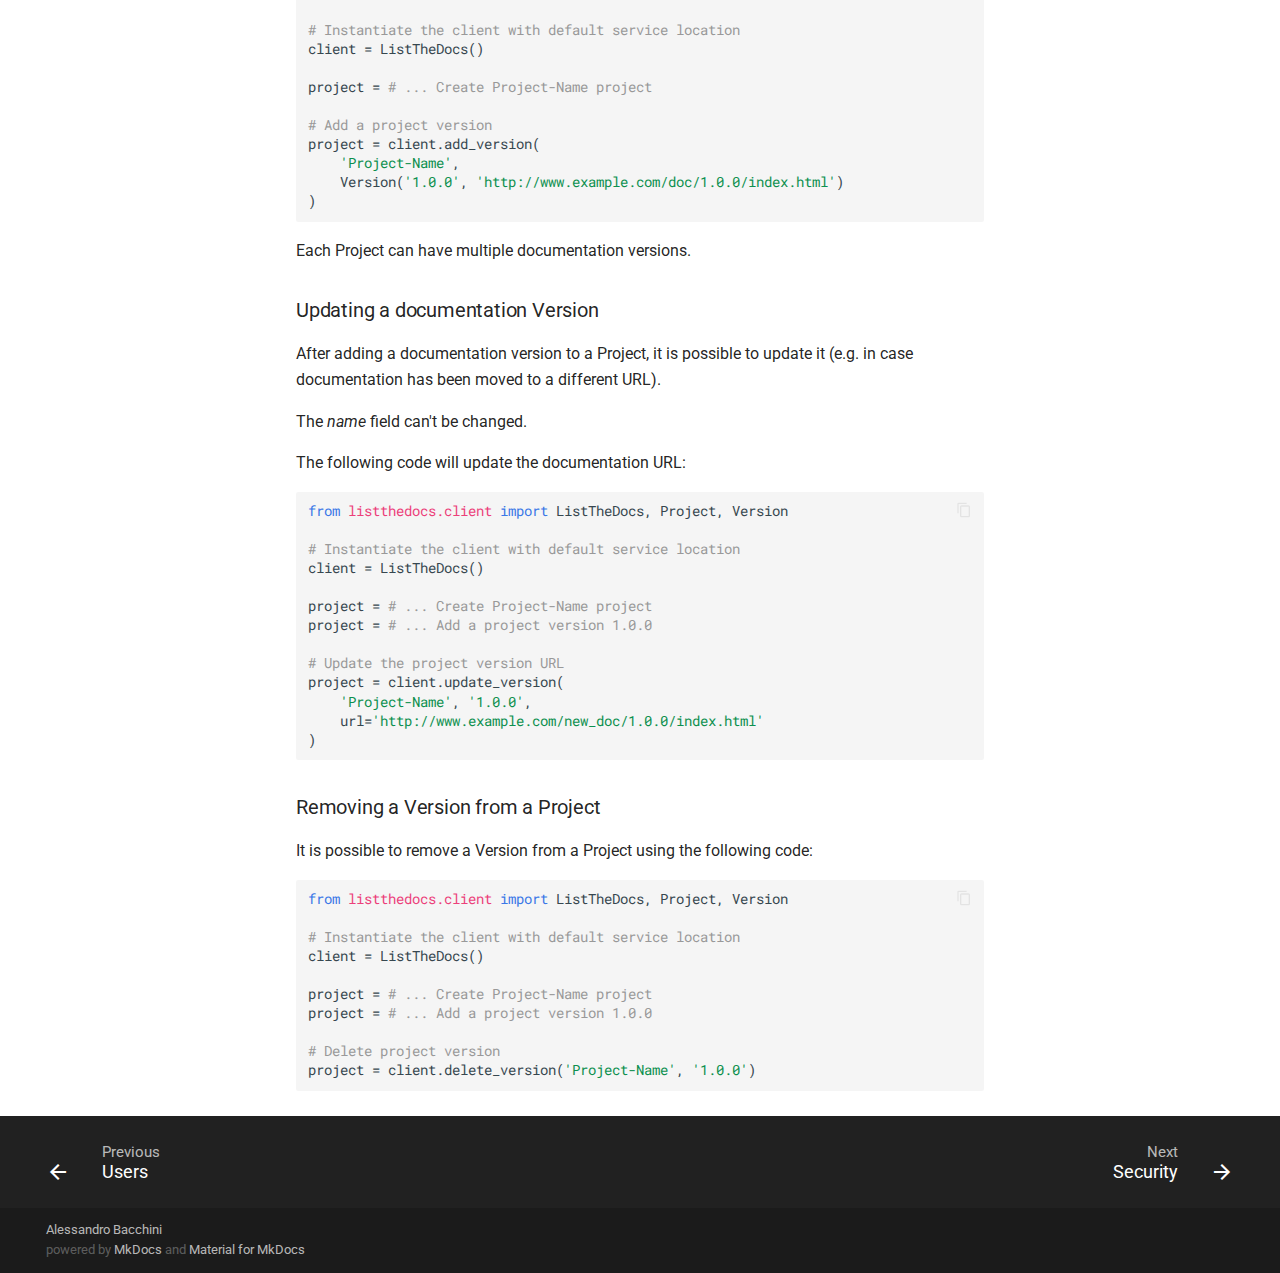
<file: python_client/index.html>
<!doctype html>
<html lang="en" class="no-js">
  <head>
    
      <meta charset="utf-8">
      <meta name="viewport" content="width=device-width,initial-scale=1">
      <meta http-equiv="x-ua-compatible" content="ie=edge">
      
      
      
        <meta name="author" content="Alessandro Bacchini">
      
      
        <meta name="lang:clipboard.copy" content="Copy to clipboard">
      
        <meta name="lang:clipboard.copied" content="Copied to clipboard">
      
        <meta name="lang:search.language" content="en">
      
        <meta name="lang:search.pipeline.stopwords" content="True">
      
        <meta name="lang:search.pipeline.trimmer" content="True">
      
        <meta name="lang:search.result.none" content="No matching documents">
      
        <meta name="lang:search.result.one" content="1 matching document">
      
        <meta name="lang:search.result.other" content="# matching documents">
      
        <meta name="lang:search.tokenizer" content="[\s\-]+">
      
      <link rel="shortcut icon" href="../assets/images/favicon.png">
      <meta name="generator" content="mkdocs-1.0.4, mkdocs-material-4.4.0">
    
    
      
        <title>Python Client - List The Docs</title>
      
    
    
      <link rel="stylesheet" href="../assets/stylesheets/application.0284f74d.css">
      
        <link rel="stylesheet" href="../assets/stylesheets/application-palette.01803549.css">
      
      
        
        
        <meta name="theme-color" content="#ffa000">
      
    
    
      <script src="../assets/javascripts/modernizr.74668098.js"></script>
    
    
      
        <link href="https://fonts.gstatic.com" rel="preconnect" crossorigin>
        <link rel="stylesheet" href="https://fonts.googleapis.com/css?family=Roboto:300,400,400i,700|Roboto+Mono&display=fallback">
        <style>body,input{font-family:"Roboto","Helvetica Neue",Helvetica,Arial,sans-serif}code,kbd,pre{font-family:"Roboto Mono","Courier New",Courier,monospace}</style>
      
    
    <link rel="stylesheet" href="../assets/fonts/material-icons.css">
    
    
    
      
    
    
  </head>
  
    
    
    <body dir="ltr" data-md-color-primary="amber" data-md-color-accent="indigo">
  
    <svg class="md-svg">
      <defs>
        
        
          <svg xmlns="http://www.w3.org/2000/svg" width="416" height="448" viewBox="0 0 416 448" id="__github"><path fill="currentColor" d="M160 304q0 10-3.125 20.5t-10.75 19T128 352t-18.125-8.5-10.75-19T96 304t3.125-20.5 10.75-19T128 256t18.125 8.5 10.75 19T160 304zm160 0q0 10-3.125 20.5t-10.75 19T288 352t-18.125-8.5-10.75-19T256 304t3.125-20.5 10.75-19T288 256t18.125 8.5 10.75 19T320 304zm40 0q0-30-17.25-51T296 232q-10.25 0-48.75 5.25Q229.5 240 208 240t-39.25-2.75Q130.75 232 120 232q-29.5 0-46.75 21T56 304q0 22 8 38.375t20.25 25.75 30.5 15 35 7.375 37.25 1.75h42q20.5 0 37.25-1.75t35-7.375 30.5-15 20.25-25.75T360 304zm56-44q0 51.75-15.25 82.75-9.5 19.25-26.375 33.25t-35.25 21.5-42.5 11.875-42.875 5.5T212 416q-19.5 0-35.5-.75t-36.875-3.125-38.125-7.5-34.25-12.875T37 371.5t-21.5-28.75Q0 312 0 260q0-59.25 34-99-6.75-20.5-6.75-42.5 0-29 12.75-54.5 27 0 47.5 9.875t47.25 30.875Q171.5 96 212 96q37 0 70 8 26.25-20.5 46.75-30.25T376 64q12.75 25.5 12.75 54.5 0 21.75-6.75 42 34 40 34 99.5z"/></svg>
        
      </defs>
    </svg>
    <input class="md-toggle" data-md-toggle="drawer" type="checkbox" id="__drawer" autocomplete="off">
    <input class="md-toggle" data-md-toggle="search" type="checkbox" id="__search" autocomplete="off">
    <label class="md-overlay" data-md-component="overlay" for="__drawer"></label>
    
      <a href="#python-client" tabindex="1" class="md-skip">
        Skip to content
      </a>
    
    
      <header class="md-header" data-md-component="header">
  <nav class="md-header-nav md-grid">
    <div class="md-flex">
      <div class="md-flex__cell md-flex__cell--shrink">
        <a href=".." title="List The Docs" class="md-header-nav__button md-logo">
          
            <i class="md-icon"></i>
          
        </a>
      </div>
      <div class="md-flex__cell md-flex__cell--shrink">
        <label class="md-icon md-icon--menu md-header-nav__button" for="__drawer"></label>
      </div>
      <div class="md-flex__cell md-flex__cell--stretch">
        <div class="md-flex__ellipsis md-header-nav__title" data-md-component="title">
          
            <span class="md-header-nav__topic">
              List The Docs
            </span>
            <span class="md-header-nav__topic">
              
                Python Client
              
            </span>
          
        </div>
      </div>
      <div class="md-flex__cell md-flex__cell--shrink">
        
          <label class="md-icon md-icon--search md-header-nav__button" for="__search"></label>
          
<div class="md-search" data-md-component="search" role="dialog">
  <label class="md-search__overlay" for="__search"></label>
  <div class="md-search__inner" role="search">
    <form class="md-search__form" name="search">
      <input type="text" class="md-search__input" name="query" placeholder="Search" autocapitalize="off" autocorrect="off" autocomplete="off" spellcheck="false" data-md-component="query" data-md-state="active">
      <label class="md-icon md-search__icon" for="__search"></label>
      <button type="reset" class="md-icon md-search__icon" data-md-component="reset" tabindex="-1">
        &#xE5CD;
      </button>
    </form>
    <div class="md-search__output">
      <div class="md-search__scrollwrap" data-md-scrollfix>
        <div class="md-search-result" data-md-component="result">
          <div class="md-search-result__meta">
            Type to start searching
          </div>
          <ol class="md-search-result__list"></ol>
        </div>
      </div>
    </div>
  </div>
</div>
        
      </div>
      
        <div class="md-flex__cell md-flex__cell--shrink">
          <div class="md-header-nav__source">
            


  

<a href="https://github.com/allebacco/listthedocs/" title="Go to repository" class="md-source" data-md-source="github">
  
    <div class="md-source__icon">
      <svg viewBox="0 0 24 24" width="24" height="24">
        <use xlink:href="#__github" width="24" height="24"></use>
      </svg>
    </div>
  
  <div class="md-source__repository">
    GitHub
  </div>
</a>
          </div>
        </div>
      
    </div>
  </nav>
</header>
    
    <div class="md-container">
      
        
      
      
      <main class="md-main">
        <div class="md-main__inner md-grid" data-md-component="container">
          
            
              <div class="md-sidebar md-sidebar--primary" data-md-component="navigation">
                <div class="md-sidebar__scrollwrap">
                  <div class="md-sidebar__inner">
                    <nav class="md-nav md-nav--primary" data-md-level="0">
  <label class="md-nav__title md-nav__title--site" for="__drawer">
    <a href=".." title="List The Docs" class="md-nav__button md-logo">
      
        <i class="md-icon"></i>
      
    </a>
    List The Docs
  </label>
  
    <div class="md-nav__source">
      


  

<a href="https://github.com/allebacco/listthedocs/" title="Go to repository" class="md-source" data-md-source="github">
  
    <div class="md-source__icon">
      <svg viewBox="0 0 24 24" width="24" height="24">
        <use xlink:href="#__github" width="24" height="24"></use>
      </svg>
    </div>
  
  <div class="md-source__repository">
    GitHub
  </div>
</a>
    </div>
  
  <ul class="md-nav__list" data-md-scrollfix>
    
      
      
      


  <li class="md-nav__item">
    <a href=".." title="Home" class="md-nav__link">
      Home
    </a>
  </li>

    
      
      
      


  <li class="md-nav__item">
    <a href="../getting_started/" title="Getting Started" class="md-nav__link">
      Getting Started
    </a>
  </li>

    
      
      
      


  <li class="md-nav__item md-nav__item--nested">
    
      <input class="md-toggle md-nav__toggle" data-md-toggle="nav-3" type="checkbox" id="nav-3">
    
    <label class="md-nav__link" for="nav-3">
      REST APIs
    </label>
    <nav class="md-nav" data-md-component="collapsible" data-md-level="1">
      <label class="md-nav__title" for="nav-3">
        REST APIs
      </label>
      <ul class="md-nav__list" data-md-scrollfix>
        
        
          
          
          


  <li class="md-nav__item">
    <a href="../rest_apis/project/" title="Projects" class="md-nav__link">
      Projects
    </a>
  </li>

        
          
          
          


  <li class="md-nav__item">
    <a href="../rest_apis/user/" title="Users" class="md-nav__link">
      Users
    </a>
  </li>

        
      </ul>
    </nav>
  </li>

    
      
      
      

  


  <li class="md-nav__item md-nav__item--active">
    
    <input class="md-toggle md-nav__toggle" data-md-toggle="toc" type="checkbox" id="__toc">
    
      
    
    
      <label class="md-nav__link md-nav__link--active" for="__toc">
        Python Client
      </label>
    
    <a href="./" title="Python Client" class="md-nav__link md-nav__link--active">
      Python Client
    </a>
    
      
<nav class="md-nav md-nav--secondary">
  
  
    
  
  
    <label class="md-nav__title" for="__toc">Table of contents</label>
    <ul class="md-nav__list" data-md-scrollfix>
      
        <li class="md-nav__item">
  <a href="#entities" title="Entities" class="md-nav__link">
    Entities
  </a>
  
    <nav class="md-nav">
      <ul class="md-nav__list">
        
          <li class="md-nav__item">
  <a href="#project" title="Project" class="md-nav__link">
    Project
  </a>
  
</li>
        
          <li class="md-nav__item">
  <a href="#version" title="Version" class="md-nav__link">
    Version
  </a>
  
</li>
        
      </ul>
    </nav>
  
</li>
      
        <li class="md-nav__item">
  <a href="#client" title="Client" class="md-nav__link">
    Client
  </a>
  
    <nav class="md-nav">
      <ul class="md-nav__list">
        
          <li class="md-nav__item">
  <a href="#adding-a-project" title="Adding a Project" class="md-nav__link">
    Adding a Project
  </a>
  
</li>
        
          <li class="md-nav__item">
  <a href="#reading-a-project" title="Reading a Project" class="md-nav__link">
    Reading a Project
  </a>
  
</li>
        
          <li class="md-nav__item">
  <a href="#reading-all-the-projects" title="Reading all the Projects" class="md-nav__link">
    Reading all the Projects
  </a>
  
</li>
        
          <li class="md-nav__item">
  <a href="#updating-a-project" title="Updating a Project" class="md-nav__link">
    Updating a Project
  </a>
  
</li>
        
          <li class="md-nav__item">
  <a href="#removing-a-project" title="Removing a Project" class="md-nav__link">
    Removing a Project
  </a>
  
</li>
        
          <li class="md-nav__item">
  <a href="#adding-a-new-documentation-version-to-a-project" title="Adding a new documentation Version to a Project" class="md-nav__link">
    Adding a new documentation Version to a Project
  </a>
  
</li>
        
          <li class="md-nav__item">
  <a href="#updating-a-documentation-version" title="Updating a documentation Version" class="md-nav__link">
    Updating a documentation Version
  </a>
  
</li>
        
          <li class="md-nav__item">
  <a href="#removing-a-version-from-a-project" title="Removing a Version from a Project" class="md-nav__link">
    Removing a Version from a Project
  </a>
  
</li>
        
      </ul>
    </nav>
  
</li>
      
      
      
      
      
    </ul>
  
</nav>
    
  </li>

    
      
      
      


  <li class="md-nav__item">
    <a href="../security/" title="Security" class="md-nav__link">
      Security
    </a>
  </li>

    
      
      
      


  <li class="md-nav__item md-nav__item--nested">
    
      <input class="md-toggle md-nav__toggle" data-md-toggle="nav-6" type="checkbox" id="nav-6">
    
    <label class="md-nav__link" for="nav-6">
      About
    </label>
    <nav class="md-nav" data-md-component="collapsible" data-md-level="1">
      <label class="md-nav__title" for="nav-6">
        About
      </label>
      <ul class="md-nav__list" data-md-scrollfix>
        
        
          
          
          


  <li class="md-nav__item">
    <a href="../about/license/" title="License" class="md-nav__link">
      License
    </a>
  </li>

        
      </ul>
    </nav>
  </li>

    
  </ul>
</nav>
                  </div>
                </div>
              </div>
            
            
              <div class="md-sidebar md-sidebar--secondary" data-md-component="toc">
                <div class="md-sidebar__scrollwrap">
                  <div class="md-sidebar__inner">
                    
<nav class="md-nav md-nav--secondary">
  
  
    
  
  
    <label class="md-nav__title" for="__toc">Table of contents</label>
    <ul class="md-nav__list" data-md-scrollfix>
      
        <li class="md-nav__item">
  <a href="#entities" title="Entities" class="md-nav__link">
    Entities
  </a>
  
    <nav class="md-nav">
      <ul class="md-nav__list">
        
          <li class="md-nav__item">
  <a href="#project" title="Project" class="md-nav__link">
    Project
  </a>
  
</li>
        
          <li class="md-nav__item">
  <a href="#version" title="Version" class="md-nav__link">
    Version
  </a>
  
</li>
        
      </ul>
    </nav>
  
</li>
      
        <li class="md-nav__item">
  <a href="#client" title="Client" class="md-nav__link">
    Client
  </a>
  
    <nav class="md-nav">
      <ul class="md-nav__list">
        
          <li class="md-nav__item">
  <a href="#adding-a-project" title="Adding a Project" class="md-nav__link">
    Adding a Project
  </a>
  
</li>
        
          <li class="md-nav__item">
  <a href="#reading-a-project" title="Reading a Project" class="md-nav__link">
    Reading a Project
  </a>
  
</li>
        
          <li class="md-nav__item">
  <a href="#reading-all-the-projects" title="Reading all the Projects" class="md-nav__link">
    Reading all the Projects
  </a>
  
</li>
        
          <li class="md-nav__item">
  <a href="#updating-a-project" title="Updating a Project" class="md-nav__link">
    Updating a Project
  </a>
  
</li>
        
          <li class="md-nav__item">
  <a href="#removing-a-project" title="Removing a Project" class="md-nav__link">
    Removing a Project
  </a>
  
</li>
        
          <li class="md-nav__item">
  <a href="#adding-a-new-documentation-version-to-a-project" title="Adding a new documentation Version to a Project" class="md-nav__link">
    Adding a new documentation Version to a Project
  </a>
  
</li>
        
          <li class="md-nav__item">
  <a href="#updating-a-documentation-version" title="Updating a documentation Version" class="md-nav__link">
    Updating a documentation Version
  </a>
  
</li>
        
          <li class="md-nav__item">
  <a href="#removing-a-version-from-a-project" title="Removing a Version from a Project" class="md-nav__link">
    Removing a Version from a Project
  </a>
  
</li>
        
      </ul>
    </nav>
  
</li>
      
      
      
      
      
    </ul>
  
</nav>
                  </div>
                </div>
              </div>
            
          
          <div class="md-content">
            <article class="md-content__inner md-typeset">
              
                
                  <a href="https://github.com/allebacco/listthedocs/edit/master/docs/python_client.md" title="Edit this page" class="md-icon md-content__icon">&#xE3C9;</a>
                
                
                <h1 id="python-client">Python Client</h1>
<p>To simplify the interaction with the rest APIs, List The Docs provides a
Python client. The following line will load it and its entities.</p>
<div class="codehilite"><pre><span></span><span class="kn">from</span> <span class="nn">listthedocs.client</span> <span class="kn">import</span> <span class="n">ListTheDocs</span><span class="p">,</span> <span class="n">Project</span><span class="p">,</span> <span class="n">Version</span>
</pre></div>


<h2 id="entities">Entities</h2>
<p>The Python client defines two entities: <code>Project</code> and <code>Version</code>.</p>
<h3 id="project">Project</h3>
<p>The <code>Project</code> entity has the following fields:</p>
<table>
<thead>
<tr>
<th align="center">Field</th>
<th align="center">Type</th>
<th align="center">Description</th>
</tr>
</thead>
<tbody>
<tr>
<td align="center">name</td>
<td align="center"><em>str</em></td>
<td align="center">The name of the project</td>
</tr>
<tr>
<td align="center">description</td>
<td align="center"><em>str</em></td>
<td align="center">The description of the project. Custom HTML is allowed.</td>
</tr>
<tr>
<td align="center">logo</td>
<td align="center"><em>str</em></td>
<td align="center">The Logo of the project (optional).</td>
</tr>
<tr>
<td align="center">versions</td>
<td align="center"><em>tuple[Version]</em></td>
<td align="center">The list of docuemntation versions</td>
</tr>
</tbody>
</table>
<div class="admonition tip">
<p class="admonition-title">Tip</p>
<p>The <em>logo</em> field contains a string that can be used inside the <code>src</code> attribute
of an HTML <code>img</code> tag. E.g.:</p>
<ul>
<li><code>http://www.example.com/logo.png</code>: A link to an image</li>
<li><code>data:image/png;base64,&lt;BASE64 of the image file&gt;</code>: The image itself</li>
</ul>
</div>
<h3 id="version">Version</h3>
<p>The <code>Version</code> entity has the following fields:</p>
<table>
<thead>
<tr>
<th align="center">Field</th>
<th align="center">Type</th>
<th align="center">Description</th>
</tr>
</thead>
<tbody>
<tr>
<td align="center">name</td>
<td align="center"><em>str</em></td>
<td align="center">The name of the docuemtation version (e.g. <em>1.0.0</em>).</td>
</tr>
<tr>
<td align="center">url</td>
<td align="center"><em>str</em></td>
<td align="center">The url to the to the documentation files.</td>
</tr>
</tbody>
</table>
<h2 id="client">Client</h2>
<p>The <code>ListTheDocs</code> class defines all the functions needed to manage
the <code>Project</code> and <code>Version</code> entities. Moreover, the client provides functionalities
for managing users and roles. </p>
<p>Below example usages for managing projects and versions.</p>
<h3 id="adding-a-project">Adding a Project</h3>
<p>The following code will add a project:</p>
<div class="codehilite"><pre><span></span><span class="kn">from</span> <span class="nn">listthedocs.client</span> <span class="kn">import</span> <span class="n">ListTheDocs</span><span class="p">,</span> <span class="n">Project</span>

<span class="c1"># Instantiate the client with default service location</span>
<span class="n">client</span> <span class="o">=</span> <span class="n">ListTheDocs</span><span class="p">()</span>

<span class="c1"># Add a project</span>
<span class="n">project</span> <span class="o">=</span> <span class="n">client</span><span class="o">.</span><span class="n">add_project</span><span class="p">(</span><span class="n">Project</span><span class="p">(</span><span class="s1">&#39;Project-Name&#39;</span><span class="p">,</span> <span class="s1">&#39;A long description&#39;</span><span class="p">))</span>

<span class="k">print</span><span class="p">(</span><span class="n">project</span><span class="p">)</span>
</pre></div>


<h3 id="reading-a-project">Reading a Project</h3>
<p>The following code will read a project named <em>Project-Name</em>:</p>
<div class="codehilite"><pre><span></span><span class="kn">from</span> <span class="nn">listthedocs.client</span> <span class="kn">import</span> <span class="n">ListTheDocs</span><span class="p">,</span> <span class="n">Project</span>

<span class="c1"># Instantiate the client with default service location</span>
<span class="n">client</span> <span class="o">=</span> <span class="n">ListTheDocs</span><span class="p">()</span>

<span class="c1"># Read a project</span>
<span class="n">project</span> <span class="o">=</span> <span class="n">client</span><span class="o">.</span><span class="n">get_project</span><span class="p">(</span><span class="s1">&#39;Project-Name&#39;</span><span class="p">)</span>

<span class="k">print</span><span class="p">(</span><span class="n">project</span><span class="p">)</span>
</pre></div>


<h3 id="reading-all-the-projects">Reading all the Projects</h3>
<p>The following code will read all the projects:</p>
<div class="codehilite"><pre><span></span><span class="kn">from</span> <span class="nn">listthedocs.client</span> <span class="kn">import</span> <span class="n">ListTheDocs</span><span class="p">,</span> <span class="n">Project</span>

<span class="c1"># Instantiate the client with default service location</span>
<span class="n">client</span> <span class="o">=</span> <span class="n">ListTheDocs</span><span class="p">()</span>

<span class="c1"># Read all the projects</span>
<span class="n">projects</span> <span class="o">=</span> <span class="n">client</span><span class="o">.</span><span class="n">get_projects</span><span class="p">()</span>

<span class="k">print</span><span class="p">(</span><span class="n">projects</span><span class="p">)</span>
</pre></div>


<h3 id="updating-a-project">Updating a Project</h3>
<p>It is possible to update the <em>description</em> or the <em>logo</em> of a Project using the following
code:</p>
<div class="codehilite"><pre><span></span><span class="kn">from</span> <span class="nn">listthedocs.client</span> <span class="kn">import</span> <span class="n">ListTheDocs</span><span class="p">,</span> <span class="n">Project</span>

<span class="c1"># Instantiate the client with default service location</span>
<span class="n">client</span> <span class="o">=</span> <span class="n">ListTheDocs</span><span class="p">()</span>

<span class="n">project</span> <span class="o">=</span> <span class="c1"># ... Create Project-Name project</span>

<span class="c1"># update both logo and description</span>
<span class="n">project</span> <span class="o">=</span> <span class="n">client</span><span class="o">.</span><span class="n">update_project</span><span class="p">(</span>
    <span class="s1">&#39;Project-Name&#39;</span><span class="p">,</span> 
    <span class="n">description</span><span class="o">=</span><span class="s1">&#39;new description&#39;</span><span class="p">,</span>
    <span class="n">logo</span><span class="o">=</span><span class="s1">&#39;http://www.example.com/log.png&#39;</span>
<span class="p">)</span>

<span class="k">print</span><span class="p">(</span><span class="n">projects</span><span class="p">)</span>
</pre></div>


<h3 id="removing-a-project">Removing a Project</h3>
<p>It is possible to remove a Project (and all its versions) using the following code:</p>
<div class="codehilite"><pre><span></span><span class="kn">from</span> <span class="nn">listthedocs.client</span> <span class="kn">import</span> <span class="n">ListTheDocs</span><span class="p">,</span> <span class="n">Project</span>

<span class="c1"># Instantiate the client with default service location</span>
<span class="n">client</span> <span class="o">=</span> <span class="n">ListTheDocs</span><span class="p">()</span>

<span class="n">project</span> <span class="o">=</span> <span class="c1"># ... Create Project-Name project</span>

<span class="c1"># Remove the project</span>
<span class="n">project</span> <span class="o">=</span> <span class="n">client</span><span class="o">.</span><span class="n">delete_project</span><span class="p">(</span><span class="s1">&#39;Project-Name&#39;</span><span class="p">)</span>
</pre></div>


<h3 id="adding-a-new-documentation-version-to-a-project">Adding a new documentation Version to a Project</h3>
<p>The following code will add a new documentation version to the <em>Project-Name</em>
project:</p>
<div class="codehilite"><pre><span></span><span class="kn">from</span> <span class="nn">listthedocs.client</span> <span class="kn">import</span> <span class="n">ListTheDocs</span><span class="p">,</span> <span class="n">Project</span><span class="p">,</span> <span class="n">Version</span>

<span class="c1"># Instantiate the client with default service location</span>
<span class="n">client</span> <span class="o">=</span> <span class="n">ListTheDocs</span><span class="p">()</span>

<span class="n">project</span> <span class="o">=</span> <span class="c1"># ... Create Project-Name project</span>

<span class="c1"># Add a project version</span>
<span class="n">project</span> <span class="o">=</span> <span class="n">client</span><span class="o">.</span><span class="n">add_version</span><span class="p">(</span>
    <span class="s1">&#39;Project-Name&#39;</span><span class="p">,</span> 
    <span class="n">Version</span><span class="p">(</span><span class="s1">&#39;1.0.0&#39;</span><span class="p">,</span> <span class="s1">&#39;http://www.example.com/doc/1.0.0/index.html&#39;</span><span class="p">)</span>
<span class="p">)</span>
</pre></div>


<p>Each Project can have multiple documentation versions.</p>
<h3 id="updating-a-documentation-version">Updating a documentation Version</h3>
<p>After adding a documentation version to a Project, it is possible to update
it (e.g. in case documentation has been moved to a different URL).</p>
<p>The <em>name</em> field can't be changed.</p>
<p>The following code will update the documentation URL:</p>
<div class="codehilite"><pre><span></span><span class="kn">from</span> <span class="nn">listthedocs.client</span> <span class="kn">import</span> <span class="n">ListTheDocs</span><span class="p">,</span> <span class="n">Project</span><span class="p">,</span> <span class="n">Version</span>

<span class="c1"># Instantiate the client with default service location</span>
<span class="n">client</span> <span class="o">=</span> <span class="n">ListTheDocs</span><span class="p">()</span>

<span class="n">project</span> <span class="o">=</span> <span class="c1"># ... Create Project-Name project</span>
<span class="n">project</span> <span class="o">=</span> <span class="c1"># ... Add a project version 1.0.0</span>

<span class="c1"># Update the project version URL</span>
<span class="n">project</span> <span class="o">=</span> <span class="n">client</span><span class="o">.</span><span class="n">update_version</span><span class="p">(</span>
    <span class="s1">&#39;Project-Name&#39;</span><span class="p">,</span> <span class="s1">&#39;1.0.0&#39;</span><span class="p">,</span> 
    <span class="n">url</span><span class="o">=</span><span class="s1">&#39;http://www.example.com/new_doc/1.0.0/index.html&#39;</span>
<span class="p">)</span>
</pre></div>


<h3 id="removing-a-version-from-a-project">Removing a Version from a Project</h3>
<p>It is possible to remove a Version from a Project using the following code:</p>
<div class="codehilite"><pre><span></span><span class="kn">from</span> <span class="nn">listthedocs.client</span> <span class="kn">import</span> <span class="n">ListTheDocs</span><span class="p">,</span> <span class="n">Project</span><span class="p">,</span> <span class="n">Version</span>

<span class="c1"># Instantiate the client with default service location</span>
<span class="n">client</span> <span class="o">=</span> <span class="n">ListTheDocs</span><span class="p">()</span>

<span class="n">project</span> <span class="o">=</span> <span class="c1"># ... Create Project-Name project</span>
<span class="n">project</span> <span class="o">=</span> <span class="c1"># ... Add a project version 1.0.0</span>

<span class="c1"># Delete project version</span>
<span class="n">project</span> <span class="o">=</span> <span class="n">client</span><span class="o">.</span><span class="n">delete_version</span><span class="p">(</span><span class="s1">&#39;Project-Name&#39;</span><span class="p">,</span> <span class="s1">&#39;1.0.0&#39;</span><span class="p">)</span>
</pre></div>
                
                  
                
              
              
                


              
            </article>
          </div>
        </div>
      </main>
      
        
<footer class="md-footer">
  
    <div class="md-footer-nav">
      <nav class="md-footer-nav__inner md-grid">
        
          <a href="../rest_apis/user/" title="Users" class="md-flex md-footer-nav__link md-footer-nav__link--prev" rel="prev">
            <div class="md-flex__cell md-flex__cell--shrink">
              <i class="md-icon md-icon--arrow-back md-footer-nav__button"></i>
            </div>
            <div class="md-flex__cell md-flex__cell--stretch md-footer-nav__title">
              <span class="md-flex__ellipsis">
                <span class="md-footer-nav__direction">
                  Previous
                </span>
                Users
              </span>
            </div>
          </a>
        
        
          <a href="../security/" title="Security" class="md-flex md-footer-nav__link md-footer-nav__link--next" rel="next">
            <div class="md-flex__cell md-flex__cell--stretch md-footer-nav__title">
              <span class="md-flex__ellipsis">
                <span class="md-footer-nav__direction">
                  Next
                </span>
                Security
              </span>
            </div>
            <div class="md-flex__cell md-flex__cell--shrink">
              <i class="md-icon md-icon--arrow-forward md-footer-nav__button"></i>
            </div>
          </a>
        
      </nav>
    </div>
  
  <div class="md-footer-meta md-typeset">
    <div class="md-footer-meta__inner md-grid">
      <div class="md-footer-copyright">
        
          <div class="md-footer-copyright__highlight">
            Alessandro Bacchini
          </div>
        
        powered by
        <a href="https://www.mkdocs.org">MkDocs</a>
        and
        <a href="https://squidfunk.github.io/mkdocs-material/">
          Material for MkDocs</a>
      </div>
      
    </div>
  </div>
</footer>
      
    </div>
    
      <script src="../assets/javascripts/application.245445c6.js"></script>
      
      <script>app.initialize({version:"1.0.4",url:{base:".."}})</script>
      
    
  </body>
</html>
</file>
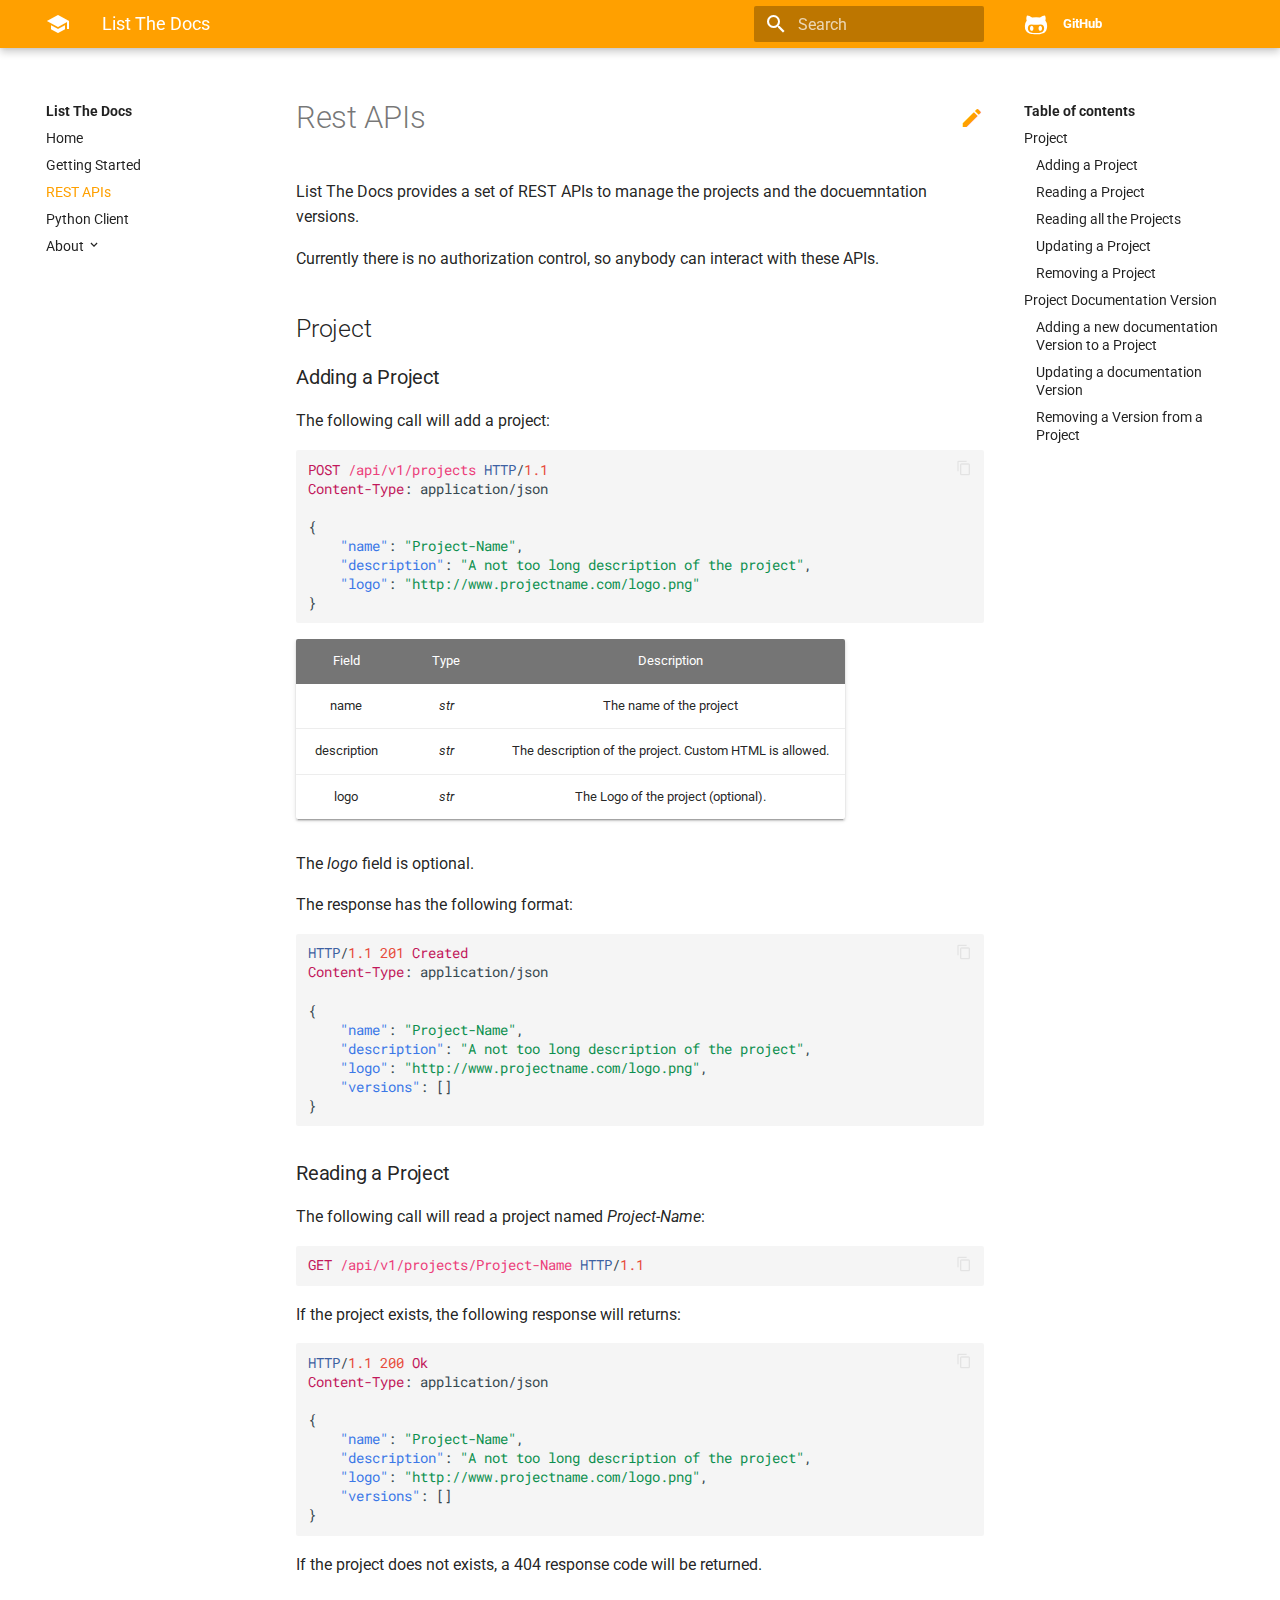
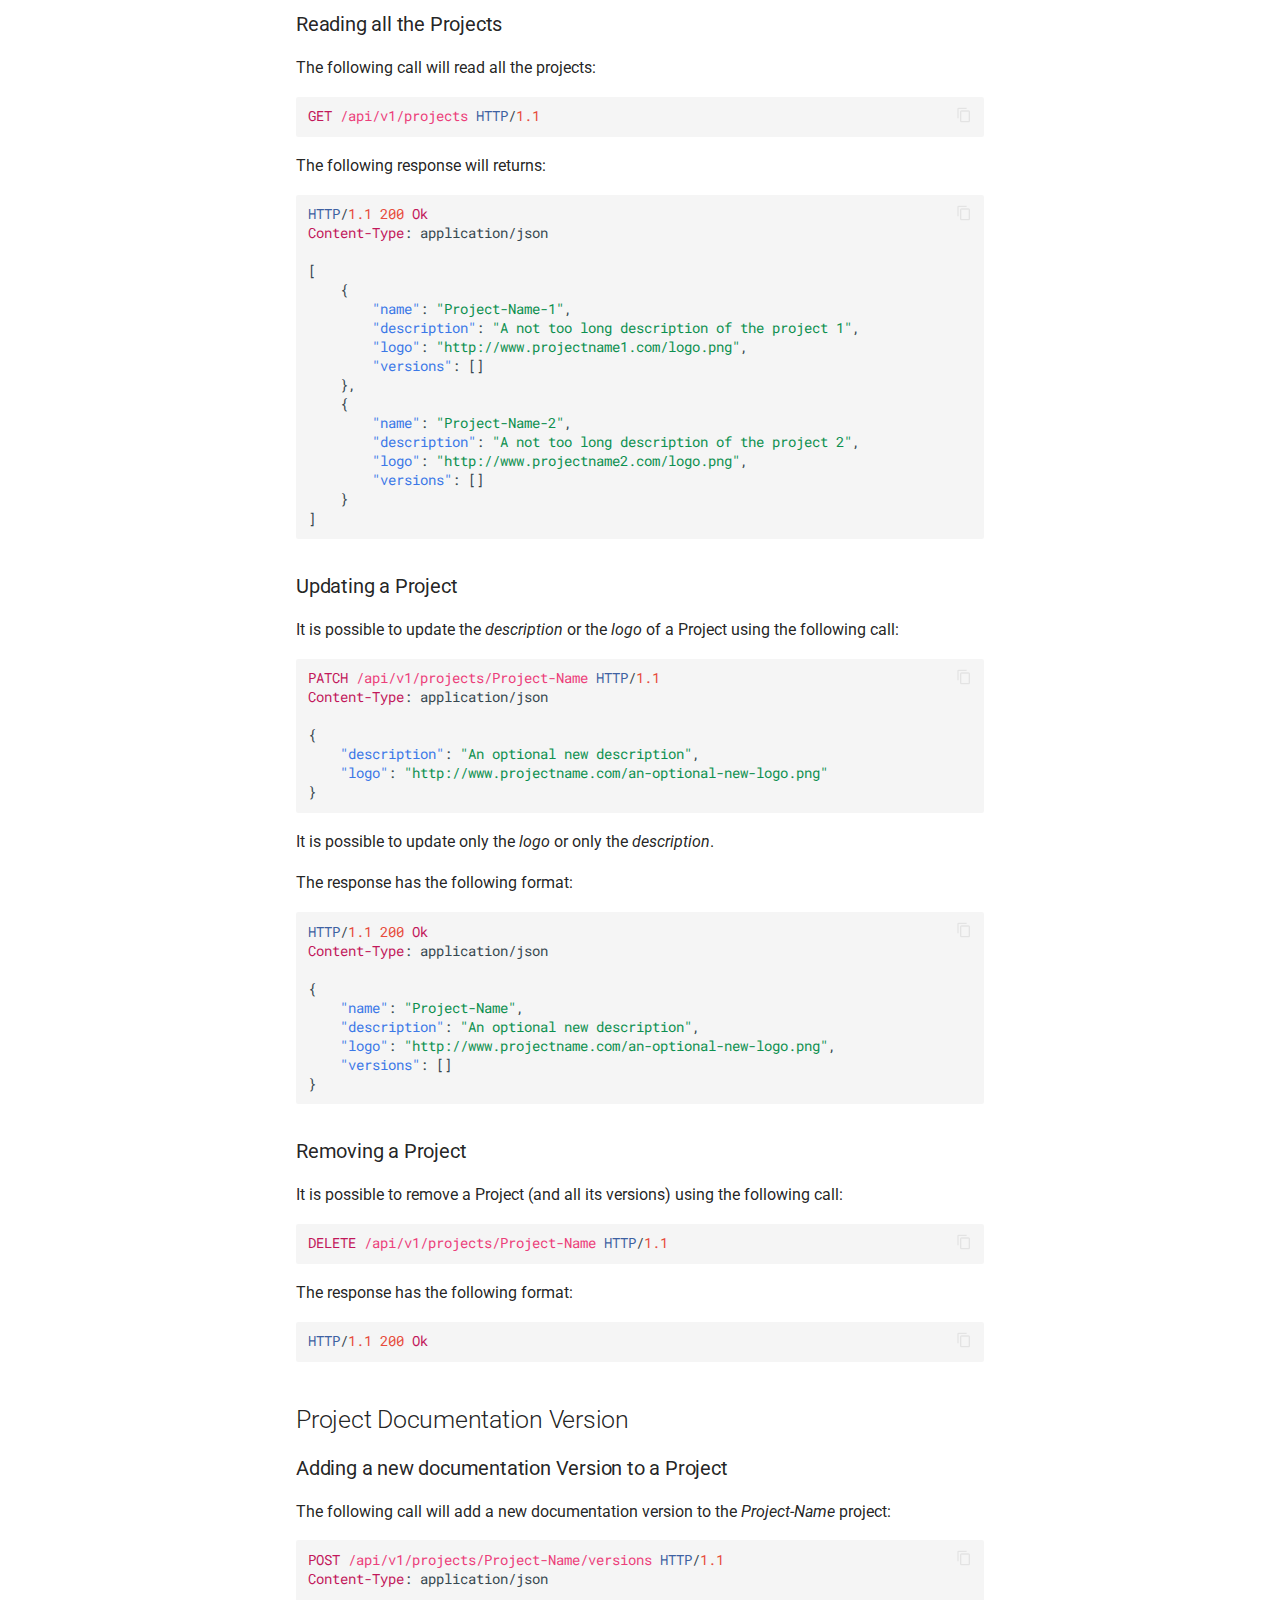
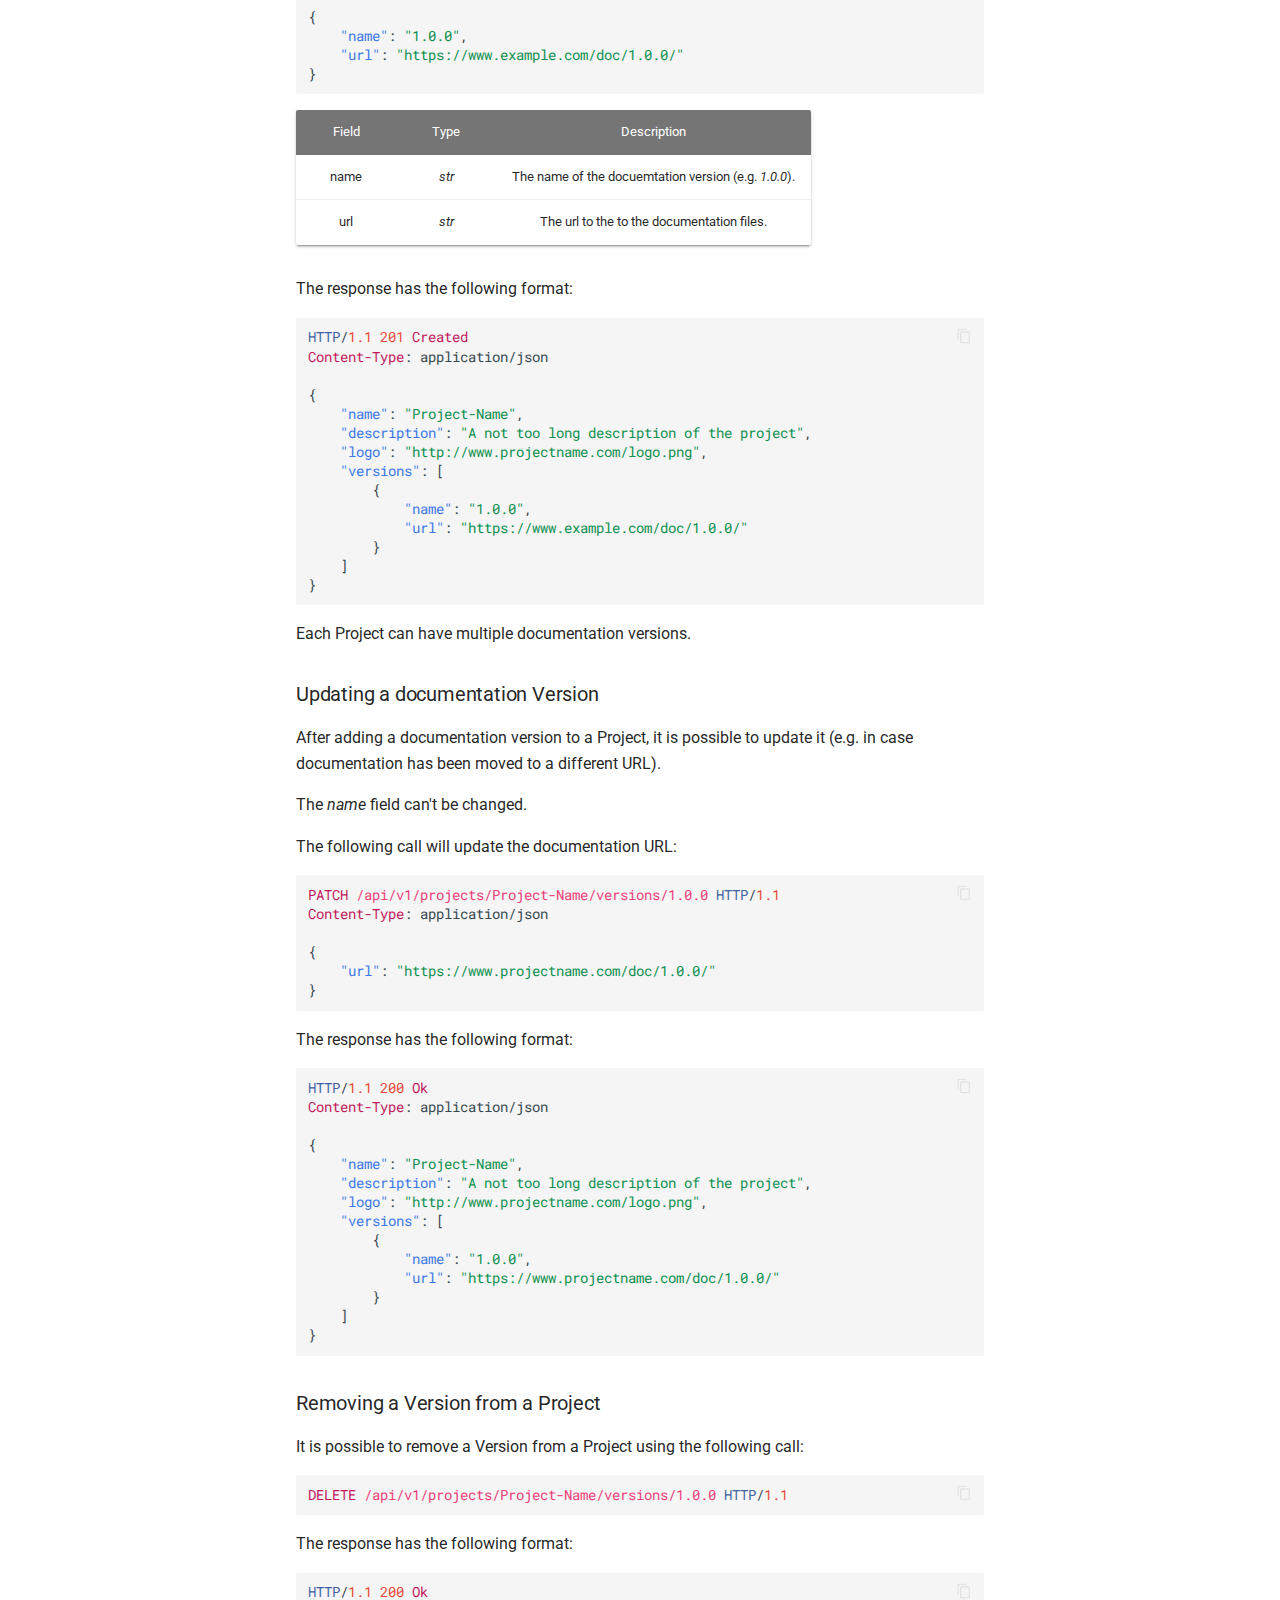
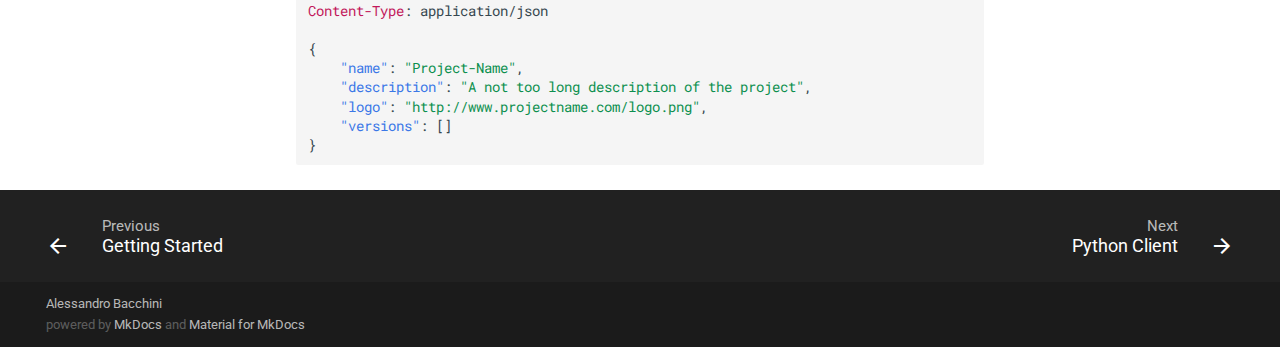
<file: rest_api/index.html>
<!doctype html>
<html lang="en" class="no-js">
  <head>
    
      <meta charset="utf-8">
      <meta name="viewport" content="width=device-width,initial-scale=1">
      <meta http-equiv="x-ua-compatible" content="ie=edge">
      
      
      
        <meta name="author" content="Alessandro Bacchini">
      
      
        <meta name="lang:clipboard.copy" content="Copy to clipboard">
      
        <meta name="lang:clipboard.copied" content="Copied to clipboard">
      
        <meta name="lang:search.language" content="en">
      
        <meta name="lang:search.pipeline.stopwords" content="True">
      
        <meta name="lang:search.pipeline.trimmer" content="True">
      
        <meta name="lang:search.result.none" content="No matching documents">
      
        <meta name="lang:search.result.one" content="1 matching document">
      
        <meta name="lang:search.result.other" content="# matching documents">
      
        <meta name="lang:search.tokenizer" content="[\s\-]+">
      
      <link rel="shortcut icon" href="../assets/images/favicon.png">
      <meta name="generator" content="mkdocs-1.0.4, mkdocs-material-4.4.0">
    
    
      
        <title>REST APIs - List The Docs</title>
      
    
    
      <link rel="stylesheet" href="../assets/stylesheets/application.0284f74d.css">
      
        <link rel="stylesheet" href="../assets/stylesheets/application-palette.01803549.css">
      
      
        
        
        <meta name="theme-color" content="#ffa000">
      
    
    
      <script src="../assets/javascripts/modernizr.74668098.js"></script>
    
    
      
        <link href="https://fonts.gstatic.com" rel="preconnect" crossorigin>
        <link rel="stylesheet" href="https://fonts.googleapis.com/css?family=Roboto:300,400,400i,700|Roboto+Mono&display=fallback">
        <style>body,input{font-family:"Roboto","Helvetica Neue",Helvetica,Arial,sans-serif}code,kbd,pre{font-family:"Roboto Mono","Courier New",Courier,monospace}</style>
      
    
    <link rel="stylesheet" href="../assets/fonts/material-icons.css">
    
    
    
      
    
    
  </head>
  
    
    
    <body dir="ltr" data-md-color-primary="amber" data-md-color-accent="indigo">
  
    <svg class="md-svg">
      <defs>
        
        
          <svg xmlns="http://www.w3.org/2000/svg" width="416" height="448" viewBox="0 0 416 448" id="__github"><path fill="currentColor" d="M160 304q0 10-3.125 20.5t-10.75 19T128 352t-18.125-8.5-10.75-19T96 304t3.125-20.5 10.75-19T128 256t18.125 8.5 10.75 19T160 304zm160 0q0 10-3.125 20.5t-10.75 19T288 352t-18.125-8.5-10.75-19T256 304t3.125-20.5 10.75-19T288 256t18.125 8.5 10.75 19T320 304zm40 0q0-30-17.25-51T296 232q-10.25 0-48.75 5.25Q229.5 240 208 240t-39.25-2.75Q130.75 232 120 232q-29.5 0-46.75 21T56 304q0 22 8 38.375t20.25 25.75 30.5 15 35 7.375 37.25 1.75h42q20.5 0 37.25-1.75t35-7.375 30.5-15 20.25-25.75T360 304zm56-44q0 51.75-15.25 82.75-9.5 19.25-26.375 33.25t-35.25 21.5-42.5 11.875-42.875 5.5T212 416q-19.5 0-35.5-.75t-36.875-3.125-38.125-7.5-34.25-12.875T37 371.5t-21.5-28.75Q0 312 0 260q0-59.25 34-99-6.75-20.5-6.75-42.5 0-29 12.75-54.5 27 0 47.5 9.875t47.25 30.875Q171.5 96 212 96q37 0 70 8 26.25-20.5 46.75-30.25T376 64q12.75 25.5 12.75 54.5 0 21.75-6.75 42 34 40 34 99.5z"/></svg>
        
      </defs>
    </svg>
    <input class="md-toggle" data-md-toggle="drawer" type="checkbox" id="__drawer" autocomplete="off">
    <input class="md-toggle" data-md-toggle="search" type="checkbox" id="__search" autocomplete="off">
    <label class="md-overlay" data-md-component="overlay" for="__drawer"></label>
    
      <a href="#rest-apis" tabindex="1" class="md-skip">
        Skip to content
      </a>
    
    
      <header class="md-header" data-md-component="header">
  <nav class="md-header-nav md-grid">
    <div class="md-flex">
      <div class="md-flex__cell md-flex__cell--shrink">
        <a href=".." title="List The Docs" class="md-header-nav__button md-logo">
          
            <i class="md-icon"></i>
          
        </a>
      </div>
      <div class="md-flex__cell md-flex__cell--shrink">
        <label class="md-icon md-icon--menu md-header-nav__button" for="__drawer"></label>
      </div>
      <div class="md-flex__cell md-flex__cell--stretch">
        <div class="md-flex__ellipsis md-header-nav__title" data-md-component="title">
          
            <span class="md-header-nav__topic">
              List The Docs
            </span>
            <span class="md-header-nav__topic">
              
                REST APIs
              
            </span>
          
        </div>
      </div>
      <div class="md-flex__cell md-flex__cell--shrink">
        
          <label class="md-icon md-icon--search md-header-nav__button" for="__search"></label>
          
<div class="md-search" data-md-component="search" role="dialog">
  <label class="md-search__overlay" for="__search"></label>
  <div class="md-search__inner" role="search">
    <form class="md-search__form" name="search">
      <input type="text" class="md-search__input" name="query" placeholder="Search" autocapitalize="off" autocorrect="off" autocomplete="off" spellcheck="false" data-md-component="query" data-md-state="active">
      <label class="md-icon md-search__icon" for="__search"></label>
      <button type="reset" class="md-icon md-search__icon" data-md-component="reset" tabindex="-1">
        &#xE5CD;
      </button>
    </form>
    <div class="md-search__output">
      <div class="md-search__scrollwrap" data-md-scrollfix>
        <div class="md-search-result" data-md-component="result">
          <div class="md-search-result__meta">
            Type to start searching
          </div>
          <ol class="md-search-result__list"></ol>
        </div>
      </div>
    </div>
  </div>
</div>
        
      </div>
      
        <div class="md-flex__cell md-flex__cell--shrink">
          <div class="md-header-nav__source">
            


  

<a href="https://github.com/allebacco/listthedocs/" title="Go to repository" class="md-source" data-md-source="github">
  
    <div class="md-source__icon">
      <svg viewBox="0 0 24 24" width="24" height="24">
        <use xlink:href="#__github" width="24" height="24"></use>
      </svg>
    </div>
  
  <div class="md-source__repository">
    GitHub
  </div>
</a>
          </div>
        </div>
      
    </div>
  </nav>
</header>
    
    <div class="md-container">
      
        
      
      
      <main class="md-main">
        <div class="md-main__inner md-grid" data-md-component="container">
          
            
              <div class="md-sidebar md-sidebar--primary" data-md-component="navigation">
                <div class="md-sidebar__scrollwrap">
                  <div class="md-sidebar__inner">
                    <nav class="md-nav md-nav--primary" data-md-level="0">
  <label class="md-nav__title md-nav__title--site" for="__drawer">
    <a href=".." title="List The Docs" class="md-nav__button md-logo">
      
        <i class="md-icon"></i>
      
    </a>
    List The Docs
  </label>
  
    <div class="md-nav__source">
      


  

<a href="https://github.com/allebacco/listthedocs/" title="Go to repository" class="md-source" data-md-source="github">
  
    <div class="md-source__icon">
      <svg viewBox="0 0 24 24" width="24" height="24">
        <use xlink:href="#__github" width="24" height="24"></use>
      </svg>
    </div>
  
  <div class="md-source__repository">
    GitHub
  </div>
</a>
    </div>
  
  <ul class="md-nav__list" data-md-scrollfix>
    
      
      
      


  <li class="md-nav__item">
    <a href=".." title="Home" class="md-nav__link">
      Home
    </a>
  </li>

    
      
      
      


  <li class="md-nav__item">
    <a href="../getting_started/" title="Getting Started" class="md-nav__link">
      Getting Started
    </a>
  </li>

    
      
      
      

  


  <li class="md-nav__item md-nav__item--active">
    
    <input class="md-toggle md-nav__toggle" data-md-toggle="toc" type="checkbox" id="__toc">
    
      
    
    
      <label class="md-nav__link md-nav__link--active" for="__toc">
        REST APIs
      </label>
    
    <a href="./" title="REST APIs" class="md-nav__link md-nav__link--active">
      REST APIs
    </a>
    
      
<nav class="md-nav md-nav--secondary">
  
  
    
  
  
    <label class="md-nav__title" for="__toc">Table of contents</label>
    <ul class="md-nav__list" data-md-scrollfix>
      
        <li class="md-nav__item">
  <a href="#project" title="Project" class="md-nav__link">
    Project
  </a>
  
    <nav class="md-nav">
      <ul class="md-nav__list">
        
          <li class="md-nav__item">
  <a href="#adding-a-project" title="Adding a Project" class="md-nav__link">
    Adding a Project
  </a>
  
</li>
        
          <li class="md-nav__item">
  <a href="#reading-a-project" title="Reading a Project" class="md-nav__link">
    Reading a Project
  </a>
  
</li>
        
          <li class="md-nav__item">
  <a href="#reading-all-the-projects" title="Reading all the Projects" class="md-nav__link">
    Reading all the Projects
  </a>
  
</li>
        
          <li class="md-nav__item">
  <a href="#updating-a-project" title="Updating a Project" class="md-nav__link">
    Updating a Project
  </a>
  
</li>
        
          <li class="md-nav__item">
  <a href="#removing-a-project" title="Removing a Project" class="md-nav__link">
    Removing a Project
  </a>
  
</li>
        
      </ul>
    </nav>
  
</li>
      
        <li class="md-nav__item">
  <a href="#project-documentation-version" title="Project Documentation Version" class="md-nav__link">
    Project Documentation Version
  </a>
  
    <nav class="md-nav">
      <ul class="md-nav__list">
        
          <li class="md-nav__item">
  <a href="#adding-a-new-documentation-version-to-a-project" title="Adding a new documentation Version to a Project" class="md-nav__link">
    Adding a new documentation Version to a Project
  </a>
  
</li>
        
          <li class="md-nav__item">
  <a href="#updating-a-documentation-version" title="Updating a documentation Version" class="md-nav__link">
    Updating a documentation Version
  </a>
  
</li>
        
          <li class="md-nav__item">
  <a href="#removing-a-version-from-a-project" title="Removing a Version from a Project" class="md-nav__link">
    Removing a Version from a Project
  </a>
  
</li>
        
      </ul>
    </nav>
  
</li>
      
      
      
      
      
    </ul>
  
</nav>
    
  </li>

    
      
      
      


  <li class="md-nav__item">
    <a href="../python_client/" title="Python Client" class="md-nav__link">
      Python Client
    </a>
  </li>

    
      
      
      


  <li class="md-nav__item md-nav__item--nested">
    
      <input class="md-toggle md-nav__toggle" data-md-toggle="nav-5" type="checkbox" id="nav-5">
    
    <label class="md-nav__link" for="nav-5">
      About
    </label>
    <nav class="md-nav" data-md-component="collapsible" data-md-level="1">
      <label class="md-nav__title" for="nav-5">
        About
      </label>
      <ul class="md-nav__list" data-md-scrollfix>
        
        
          
          
          


  <li class="md-nav__item">
    <a href="../about/license/" title="License" class="md-nav__link">
      License
    </a>
  </li>

        
      </ul>
    </nav>
  </li>

    
  </ul>
</nav>
                  </div>
                </div>
              </div>
            
            
              <div class="md-sidebar md-sidebar--secondary" data-md-component="toc">
                <div class="md-sidebar__scrollwrap">
                  <div class="md-sidebar__inner">
                    
<nav class="md-nav md-nav--secondary">
  
  
    
  
  
    <label class="md-nav__title" for="__toc">Table of contents</label>
    <ul class="md-nav__list" data-md-scrollfix>
      
        <li class="md-nav__item">
  <a href="#project" title="Project" class="md-nav__link">
    Project
  </a>
  
    <nav class="md-nav">
      <ul class="md-nav__list">
        
          <li class="md-nav__item">
  <a href="#adding-a-project" title="Adding a Project" class="md-nav__link">
    Adding a Project
  </a>
  
</li>
        
          <li class="md-nav__item">
  <a href="#reading-a-project" title="Reading a Project" class="md-nav__link">
    Reading a Project
  </a>
  
</li>
        
          <li class="md-nav__item">
  <a href="#reading-all-the-projects" title="Reading all the Projects" class="md-nav__link">
    Reading all the Projects
  </a>
  
</li>
        
          <li class="md-nav__item">
  <a href="#updating-a-project" title="Updating a Project" class="md-nav__link">
    Updating a Project
  </a>
  
</li>
        
          <li class="md-nav__item">
  <a href="#removing-a-project" title="Removing a Project" class="md-nav__link">
    Removing a Project
  </a>
  
</li>
        
      </ul>
    </nav>
  
</li>
      
        <li class="md-nav__item">
  <a href="#project-documentation-version" title="Project Documentation Version" class="md-nav__link">
    Project Documentation Version
  </a>
  
    <nav class="md-nav">
      <ul class="md-nav__list">
        
          <li class="md-nav__item">
  <a href="#adding-a-new-documentation-version-to-a-project" title="Adding a new documentation Version to a Project" class="md-nav__link">
    Adding a new documentation Version to a Project
  </a>
  
</li>
        
          <li class="md-nav__item">
  <a href="#updating-a-documentation-version" title="Updating a documentation Version" class="md-nav__link">
    Updating a documentation Version
  </a>
  
</li>
        
          <li class="md-nav__item">
  <a href="#removing-a-version-from-a-project" title="Removing a Version from a Project" class="md-nav__link">
    Removing a Version from a Project
  </a>
  
</li>
        
      </ul>
    </nav>
  
</li>
      
      
      
      
      
    </ul>
  
</nav>
                  </div>
                </div>
              </div>
            
          
          <div class="md-content">
            <article class="md-content__inner md-typeset">
              
                
                  <a href="https://github.com/allebacco/listthedocs/edit/master/docs/rest_api.md" title="Edit this page" class="md-icon md-content__icon">&#xE3C9;</a>
                
                
                <h1 id="rest-apis">Rest APIs</h1>
<p>List The Docs provides a set of REST APIs to manage the projects and the docuemntation versions.</p>
<p>Currently there is no authorization control, so anybody can interact with these APIs.</p>
<h2 id="project">Project</h2>
<h3 id="adding-a-project">Adding a Project</h3>
<p>The following call will add a project:</p>
<div class="codehilite"><pre><span></span><span class="nf">POST</span> <span class="nn">/api/v1/projects</span> <span class="kr">HTTP</span><span class="o">/</span><span class="m">1.1</span>
<span class="na">Content-Type</span><span class="o">:</span> <span class="l">application/json</span>

<span class="p">{</span>
    <span class="nt">&quot;name&quot;</span><span class="p">:</span> <span class="s2">&quot;Project-Name&quot;</span><span class="p">,</span>
    <span class="nt">&quot;description&quot;</span><span class="p">:</span> <span class="s2">&quot;A not too long description of the project&quot;</span><span class="p">,</span>
    <span class="nt">&quot;logo&quot;</span><span class="p">:</span> <span class="s2">&quot;http://www.projectname.com/logo.png&quot;</span>
<span class="p">}</span>
</pre></div>


<table>
<thead>
<tr>
<th align="center">Field</th>
<th align="center">Type</th>
<th align="center">Description</th>
</tr>
</thead>
<tbody>
<tr>
<td align="center">name</td>
<td align="center"><em>str</em></td>
<td align="center">The name of the project</td>
</tr>
<tr>
<td align="center">description</td>
<td align="center"><em>str</em></td>
<td align="center">The description of the project. Custom HTML is allowed.</td>
</tr>
<tr>
<td align="center">logo</td>
<td align="center"><em>str</em></td>
<td align="center">The Logo of the project (optional).</td>
</tr>
</tbody>
</table>
<p>The <em>logo</em> field is optional.</p>
<p>The response has the following format:</p>
<div class="codehilite"><pre><span></span><span class="kr">HTTP</span><span class="o">/</span><span class="m">1.1</span> <span class="m">201</span> <span class="ne">Created</span>
<span class="na">Content-Type</span><span class="o">:</span> <span class="l">application/json</span>

<span class="p">{</span>
    <span class="nt">&quot;name&quot;</span><span class="p">:</span> <span class="s2">&quot;Project-Name&quot;</span><span class="p">,</span>
    <span class="nt">&quot;description&quot;</span><span class="p">:</span> <span class="s2">&quot;A not too long description of the project&quot;</span><span class="p">,</span>
    <span class="nt">&quot;logo&quot;</span><span class="p">:</span> <span class="s2">&quot;http://www.projectname.com/logo.png&quot;</span><span class="p">,</span>
    <span class="nt">&quot;versions&quot;</span><span class="p">:</span> <span class="p">[]</span>
<span class="p">}</span>
</pre></div>


<h3 id="reading-a-project">Reading a Project</h3>
<p>The following call will read a project named <em>Project-Name</em>:</p>
<div class="codehilite"><pre><span></span><span class="nf">GET</span> <span class="nn">/api/v1/projects/Project-Name</span> <span class="kr">HTTP</span><span class="o">/</span><span class="m">1.1</span>
</pre></div>


<p>If the project exists, the following response will returns:</p>
<div class="codehilite"><pre><span></span><span class="kr">HTTP</span><span class="o">/</span><span class="m">1.1</span> <span class="m">200</span> <span class="ne">Ok</span>
<span class="na">Content-Type</span><span class="o">:</span> <span class="l">application/json</span>

<span class="p">{</span>
    <span class="nt">&quot;name&quot;</span><span class="p">:</span> <span class="s2">&quot;Project-Name&quot;</span><span class="p">,</span>
    <span class="nt">&quot;description&quot;</span><span class="p">:</span> <span class="s2">&quot;A not too long description of the project&quot;</span><span class="p">,</span>
    <span class="nt">&quot;logo&quot;</span><span class="p">:</span> <span class="s2">&quot;http://www.projectname.com/logo.png&quot;</span><span class="p">,</span>
    <span class="nt">&quot;versions&quot;</span><span class="p">:</span> <span class="p">[]</span>
<span class="p">}</span>
</pre></div>


<p>If the project does not exists, a 404 response code will be returned.</p>
<h3 id="reading-all-the-projects">Reading all the Projects</h3>
<p>The following call will read all the projects:</p>
<div class="codehilite"><pre><span></span><span class="nf">GET</span> <span class="nn">/api/v1/projects</span> <span class="kr">HTTP</span><span class="o">/</span><span class="m">1.1</span>
</pre></div>


<p>The following response will returns:</p>
<div class="codehilite"><pre><span></span><span class="kr">HTTP</span><span class="o">/</span><span class="m">1.1</span> <span class="m">200</span> <span class="ne">Ok</span>
<span class="na">Content-Type</span><span class="o">:</span> <span class="l">application/json</span>

<span class="p">[</span>
    <span class="p">{</span>
        <span class="nt">&quot;name&quot;</span><span class="p">:</span> <span class="s2">&quot;Project-Name-1&quot;</span><span class="p">,</span>
        <span class="nt">&quot;description&quot;</span><span class="p">:</span> <span class="s2">&quot;A not too long description of the project 1&quot;</span><span class="p">,</span>
        <span class="nt">&quot;logo&quot;</span><span class="p">:</span> <span class="s2">&quot;http://www.projectname1.com/logo.png&quot;</span><span class="p">,</span>
        <span class="nt">&quot;versions&quot;</span><span class="p">:</span> <span class="p">[]</span>
    <span class="p">},</span>
    <span class="p">{</span>
        <span class="nt">&quot;name&quot;</span><span class="p">:</span> <span class="s2">&quot;Project-Name-2&quot;</span><span class="p">,</span>
        <span class="nt">&quot;description&quot;</span><span class="p">:</span> <span class="s2">&quot;A not too long description of the project 2&quot;</span><span class="p">,</span>
        <span class="nt">&quot;logo&quot;</span><span class="p">:</span> <span class="s2">&quot;http://www.projectname2.com/logo.png&quot;</span><span class="p">,</span>
        <span class="nt">&quot;versions&quot;</span><span class="p">:</span> <span class="p">[]</span>
    <span class="p">}</span>
<span class="p">]</span>
</pre></div>


<h3 id="updating-a-project">Updating a Project</h3>
<p>It is possible to update the <em>description</em> or the <em>logo</em> of a Project using the following
call:</p>
<div class="codehilite"><pre><span></span><span class="nf">PATCH</span> <span class="nn">/api/v1/projects/Project-Name</span> <span class="kr">HTTP</span><span class="o">/</span><span class="m">1.1</span>
<span class="na">Content-Type</span><span class="o">:</span> <span class="l">application/json</span>

<span class="p">{</span>
    <span class="nt">&quot;description&quot;</span><span class="p">:</span> <span class="s2">&quot;An optional new description&quot;</span><span class="p">,</span>
    <span class="nt">&quot;logo&quot;</span><span class="p">:</span> <span class="s2">&quot;http://www.projectname.com/an-optional-new-logo.png&quot;</span>
<span class="p">}</span>
</pre></div>


<p>It is possible to update only the <em>logo</em> or only the <em>description</em>.</p>
<p>The response has the following format:</p>
<div class="codehilite"><pre><span></span><span class="kr">HTTP</span><span class="o">/</span><span class="m">1.1</span> <span class="m">200</span> <span class="ne">Ok</span>
<span class="na">Content-Type</span><span class="o">:</span> <span class="l">application/json</span>

<span class="p">{</span>
    <span class="nt">&quot;name&quot;</span><span class="p">:</span> <span class="s2">&quot;Project-Name&quot;</span><span class="p">,</span>
    <span class="nt">&quot;description&quot;</span><span class="p">:</span> <span class="s2">&quot;An optional new description&quot;</span><span class="p">,</span>
    <span class="nt">&quot;logo&quot;</span><span class="p">:</span> <span class="s2">&quot;http://www.projectname.com/an-optional-new-logo.png&quot;</span><span class="p">,</span>
    <span class="nt">&quot;versions&quot;</span><span class="p">:</span> <span class="p">[]</span>
<span class="p">}</span>
</pre></div>


<h3 id="removing-a-project">Removing a Project</h3>
<p>It is possible to remove a Project (and all its versions) using the following call:</p>
<div class="codehilite"><pre><span></span><span class="nf">DELETE</span> <span class="nn">/api/v1/projects/Project-Name</span> <span class="kr">HTTP</span><span class="o">/</span><span class="m">1.1</span>
</pre></div>


<p>The response has the following format:</p>
<div class="codehilite"><pre><span></span><span class="kr">HTTP</span><span class="o">/</span><span class="m">1.1</span> <span class="m">200</span> <span class="ne">Ok</span>
</pre></div>


<h2 id="project-documentation-version">Project Documentation Version</h2>
<h3 id="adding-a-new-documentation-version-to-a-project">Adding a new documentation Version to a Project</h3>
<p>The following call will add a new documentation version to the <em>Project-Name</em>
project:</p>
<div class="codehilite"><pre><span></span><span class="nf">POST</span> <span class="nn">/api/v1/projects/Project-Name/versions</span> <span class="kr">HTTP</span><span class="o">/</span><span class="m">1.1</span>
<span class="na">Content-Type</span><span class="o">:</span> <span class="l">application/json</span>

<span class="p">{</span>
    <span class="nt">&quot;name&quot;</span><span class="p">:</span> <span class="s2">&quot;1.0.0&quot;</span><span class="p">,</span>
    <span class="nt">&quot;url&quot;</span><span class="p">:</span> <span class="s2">&quot;https://www.example.com/doc/1.0.0/&quot;</span>
<span class="p">}</span>
</pre></div>


<table>
<thead>
<tr>
<th align="center">Field</th>
<th align="center">Type</th>
<th align="center">Description</th>
</tr>
</thead>
<tbody>
<tr>
<td align="center">name</td>
<td align="center"><em>str</em></td>
<td align="center">The name of the docuemtation version (e.g. <em>1.0.0</em>).</td>
</tr>
<tr>
<td align="center">url</td>
<td align="center"><em>str</em></td>
<td align="center">The url to the to the documentation files.</td>
</tr>
</tbody>
</table>
<p>The response has the following format:</p>
<div class="codehilite"><pre><span></span><span class="kr">HTTP</span><span class="o">/</span><span class="m">1.1</span> <span class="m">201</span> <span class="ne">Created</span>
<span class="na">Content-Type</span><span class="o">:</span> <span class="l">application/json</span>

<span class="p">{</span>
    <span class="nt">&quot;name&quot;</span><span class="p">:</span> <span class="s2">&quot;Project-Name&quot;</span><span class="p">,</span>
    <span class="nt">&quot;description&quot;</span><span class="p">:</span> <span class="s2">&quot;A not too long description of the project&quot;</span><span class="p">,</span>
    <span class="nt">&quot;logo&quot;</span><span class="p">:</span> <span class="s2">&quot;http://www.projectname.com/logo.png&quot;</span><span class="p">,</span>
    <span class="nt">&quot;versions&quot;</span><span class="p">:</span> <span class="p">[</span>
        <span class="p">{</span>
            <span class="nt">&quot;name&quot;</span><span class="p">:</span> <span class="s2">&quot;1.0.0&quot;</span><span class="p">,</span>
            <span class="nt">&quot;url&quot;</span><span class="p">:</span> <span class="s2">&quot;https://www.example.com/doc/1.0.0/&quot;</span>
        <span class="p">}</span>
    <span class="p">]</span>
<span class="p">}</span>
</pre></div>


<p>Each Project can have multiple documentation versions.</p>
<h3 id="updating-a-documentation-version">Updating a documentation Version</h3>
<p>After adding a documentation version to a Project, it is possible to update
it (e.g. in case documentation has been moved to a different URL).</p>
<p>The <em>name</em> field can't be changed.</p>
<p>The following call will update the documentation URL:</p>
<div class="codehilite"><pre><span></span><span class="nf">PATCH</span> <span class="nn">/api/v1/projects/Project-Name/versions/1.0.0</span> <span class="kr">HTTP</span><span class="o">/</span><span class="m">1.1</span>
<span class="na">Content-Type</span><span class="o">:</span> <span class="l">application/json</span>

<span class="p">{</span>
    <span class="nt">&quot;url&quot;</span><span class="p">:</span> <span class="s2">&quot;https://www.projectname.com/doc/1.0.0/&quot;</span>
<span class="p">}</span>
</pre></div>


<p>The response has the following format:</p>
<div class="codehilite"><pre><span></span><span class="kr">HTTP</span><span class="o">/</span><span class="m">1.1</span> <span class="m">200</span> <span class="ne">Ok</span>
<span class="na">Content-Type</span><span class="o">:</span> <span class="l">application/json</span>

<span class="p">{</span>
    <span class="nt">&quot;name&quot;</span><span class="p">:</span> <span class="s2">&quot;Project-Name&quot;</span><span class="p">,</span>
    <span class="nt">&quot;description&quot;</span><span class="p">:</span> <span class="s2">&quot;A not too long description of the project&quot;</span><span class="p">,</span>
    <span class="nt">&quot;logo&quot;</span><span class="p">:</span> <span class="s2">&quot;http://www.projectname.com/logo.png&quot;</span><span class="p">,</span>
    <span class="nt">&quot;versions&quot;</span><span class="p">:</span> <span class="p">[</span>
        <span class="p">{</span>
            <span class="nt">&quot;name&quot;</span><span class="p">:</span> <span class="s2">&quot;1.0.0&quot;</span><span class="p">,</span>
            <span class="nt">&quot;url&quot;</span><span class="p">:</span> <span class="s2">&quot;https://www.projectname.com/doc/1.0.0/&quot;</span>
        <span class="p">}</span>
    <span class="p">]</span>
<span class="p">}</span>
</pre></div>


<h3 id="removing-a-version-from-a-project">Removing a Version from a Project</h3>
<p>It is possible to remove a Version from a Project using the following call:</p>
<div class="codehilite"><pre><span></span><span class="nf">DELETE</span> <span class="nn">/api/v1/projects/Project-Name/versions/1.0.0</span> <span class="kr">HTTP</span><span class="o">/</span><span class="m">1.1</span>
</pre></div>


<p>The response has the following format:</p>
<div class="codehilite"><pre><span></span><span class="kr">HTTP</span><span class="o">/</span><span class="m">1.1</span> <span class="m">200</span> <span class="ne">Ok</span>
<span class="na">Content-Type</span><span class="o">:</span> <span class="l">application/json</span>

<span class="p">{</span>
    <span class="nt">&quot;name&quot;</span><span class="p">:</span> <span class="s2">&quot;Project-Name&quot;</span><span class="p">,</span>
    <span class="nt">&quot;description&quot;</span><span class="p">:</span> <span class="s2">&quot;A not too long description of the project&quot;</span><span class="p">,</span>
    <span class="nt">&quot;logo&quot;</span><span class="p">:</span> <span class="s2">&quot;http://www.projectname.com/logo.png&quot;</span><span class="p">,</span>
    <span class="nt">&quot;versions&quot;</span><span class="p">:</span> <span class="p">[]</span>
<span class="p">}</span>
</pre></div>
                
                  
                
              
              
                


              
            </article>
          </div>
        </div>
      </main>
      
        
<footer class="md-footer">
  
    <div class="md-footer-nav">
      <nav class="md-footer-nav__inner md-grid">
        
          <a href="../getting_started/" title="Getting Started" class="md-flex md-footer-nav__link md-footer-nav__link--prev" rel="prev">
            <div class="md-flex__cell md-flex__cell--shrink">
              <i class="md-icon md-icon--arrow-back md-footer-nav__button"></i>
            </div>
            <div class="md-flex__cell md-flex__cell--stretch md-footer-nav__title">
              <span class="md-flex__ellipsis">
                <span class="md-footer-nav__direction">
                  Previous
                </span>
                Getting Started
              </span>
            </div>
          </a>
        
        
          <a href="../python_client/" title="Python Client" class="md-flex md-footer-nav__link md-footer-nav__link--next" rel="next">
            <div class="md-flex__cell md-flex__cell--stretch md-footer-nav__title">
              <span class="md-flex__ellipsis">
                <span class="md-footer-nav__direction">
                  Next
                </span>
                Python Client
              </span>
            </div>
            <div class="md-flex__cell md-flex__cell--shrink">
              <i class="md-icon md-icon--arrow-forward md-footer-nav__button"></i>
            </div>
          </a>
        
      </nav>
    </div>
  
  <div class="md-footer-meta md-typeset">
    <div class="md-footer-meta__inner md-grid">
      <div class="md-footer-copyright">
        
          <div class="md-footer-copyright__highlight">
            Alessandro Bacchini
          </div>
        
        powered by
        <a href="https://www.mkdocs.org">MkDocs</a>
        and
        <a href="https://squidfunk.github.io/mkdocs-material/">
          Material for MkDocs</a>
      </div>
      
    </div>
  </div>
</footer>
      
    </div>
    
      <script src="../assets/javascripts/application.245445c6.js"></script>
      
      <script>app.initialize({version:"1.0.4",url:{base:".."}})</script>
      
    
  </body>
</html>
</file>
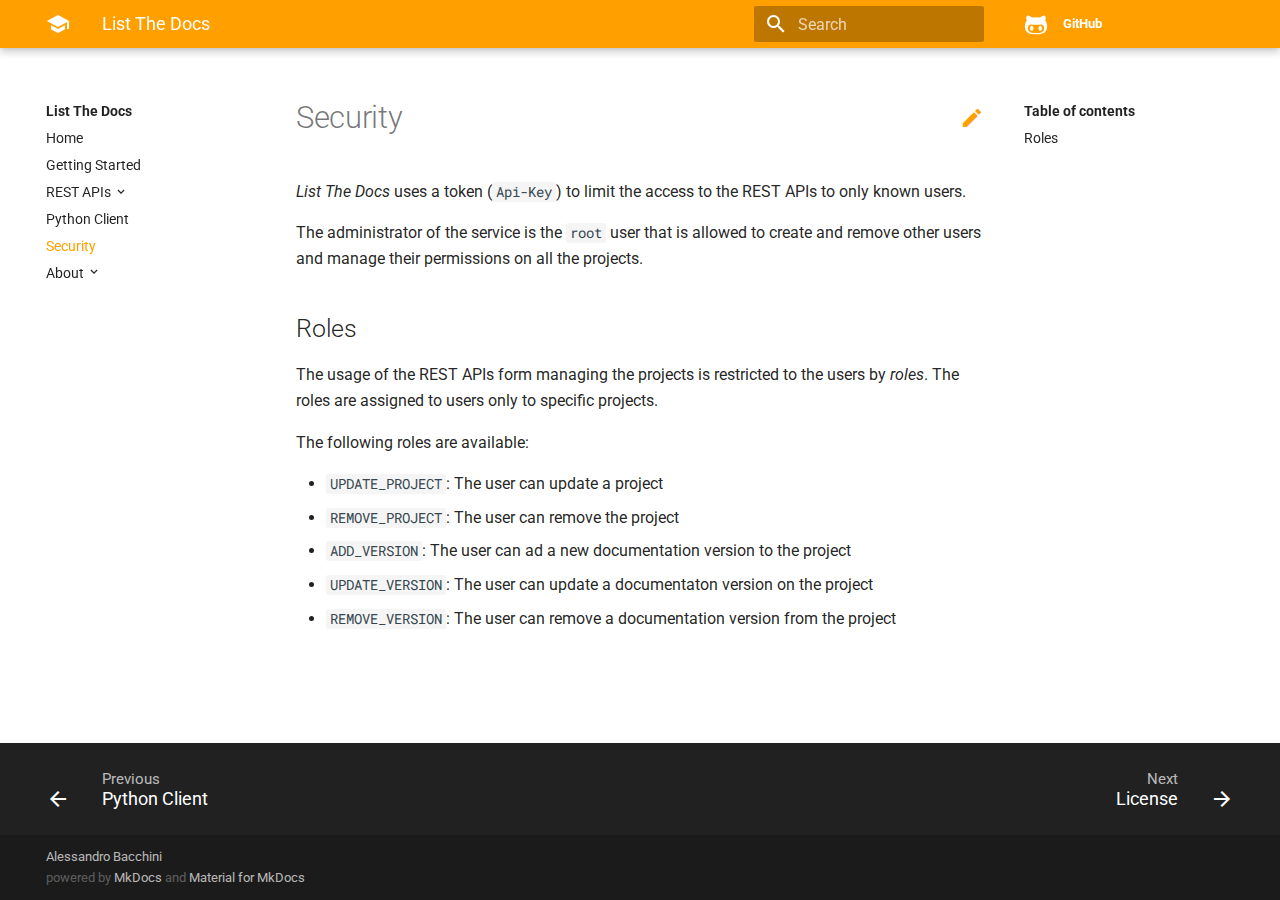
<file: security/index.html>
<!doctype html>
<html lang="en" class="no-js">
  <head>
    
      <meta charset="utf-8">
      <meta name="viewport" content="width=device-width,initial-scale=1">
      <meta http-equiv="x-ua-compatible" content="ie=edge">
      
      
      
        <meta name="author" content="Alessandro Bacchini">
      
      
        <meta name="lang:clipboard.copy" content="Copy to clipboard">
      
        <meta name="lang:clipboard.copied" content="Copied to clipboard">
      
        <meta name="lang:search.language" content="en">
      
        <meta name="lang:search.pipeline.stopwords" content="True">
      
        <meta name="lang:search.pipeline.trimmer" content="True">
      
        <meta name="lang:search.result.none" content="No matching documents">
      
        <meta name="lang:search.result.one" content="1 matching document">
      
        <meta name="lang:search.result.other" content="# matching documents">
      
        <meta name="lang:search.tokenizer" content="[\s\-]+">
      
      <link rel="shortcut icon" href="../assets/images/favicon.png">
      <meta name="generator" content="mkdocs-1.0.4, mkdocs-material-4.4.0">
    
    
      
        <title>Security - List The Docs</title>
      
    
    
      <link rel="stylesheet" href="../assets/stylesheets/application.0284f74d.css">
      
        <link rel="stylesheet" href="../assets/stylesheets/application-palette.01803549.css">
      
      
        
        
        <meta name="theme-color" content="#ffa000">
      
    
    
      <script src="../assets/javascripts/modernizr.74668098.js"></script>
    
    
      
        <link href="https://fonts.gstatic.com" rel="preconnect" crossorigin>
        <link rel="stylesheet" href="https://fonts.googleapis.com/css?family=Roboto:300,400,400i,700|Roboto+Mono&display=fallback">
        <style>body,input{font-family:"Roboto","Helvetica Neue",Helvetica,Arial,sans-serif}code,kbd,pre{font-family:"Roboto Mono","Courier New",Courier,monospace}</style>
      
    
    <link rel="stylesheet" href="../assets/fonts/material-icons.css">
    
    
    
      
    
    
  </head>
  
    
    
    <body dir="ltr" data-md-color-primary="amber" data-md-color-accent="indigo">
  
    <svg class="md-svg">
      <defs>
        
        
          <svg xmlns="http://www.w3.org/2000/svg" width="416" height="448" viewBox="0 0 416 448" id="__github"><path fill="currentColor" d="M160 304q0 10-3.125 20.5t-10.75 19T128 352t-18.125-8.5-10.75-19T96 304t3.125-20.5 10.75-19T128 256t18.125 8.5 10.75 19T160 304zm160 0q0 10-3.125 20.5t-10.75 19T288 352t-18.125-8.5-10.75-19T256 304t3.125-20.5 10.75-19T288 256t18.125 8.5 10.75 19T320 304zm40 0q0-30-17.25-51T296 232q-10.25 0-48.75 5.25Q229.5 240 208 240t-39.25-2.75Q130.75 232 120 232q-29.5 0-46.75 21T56 304q0 22 8 38.375t20.25 25.75 30.5 15 35 7.375 37.25 1.75h42q20.5 0 37.25-1.75t35-7.375 30.5-15 20.25-25.75T360 304zm56-44q0 51.75-15.25 82.75-9.5 19.25-26.375 33.25t-35.25 21.5-42.5 11.875-42.875 5.5T212 416q-19.5 0-35.5-.75t-36.875-3.125-38.125-7.5-34.25-12.875T37 371.5t-21.5-28.75Q0 312 0 260q0-59.25 34-99-6.75-20.5-6.75-42.5 0-29 12.75-54.5 27 0 47.5 9.875t47.25 30.875Q171.5 96 212 96q37 0 70 8 26.25-20.5 46.75-30.25T376 64q12.75 25.5 12.75 54.5 0 21.75-6.75 42 34 40 34 99.5z"/></svg>
        
      </defs>
    </svg>
    <input class="md-toggle" data-md-toggle="drawer" type="checkbox" id="__drawer" autocomplete="off">
    <input class="md-toggle" data-md-toggle="search" type="checkbox" id="__search" autocomplete="off">
    <label class="md-overlay" data-md-component="overlay" for="__drawer"></label>
    
      <a href="#security" tabindex="1" class="md-skip">
        Skip to content
      </a>
    
    
      <header class="md-header" data-md-component="header">
  <nav class="md-header-nav md-grid">
    <div class="md-flex">
      <div class="md-flex__cell md-flex__cell--shrink">
        <a href=".." title="List The Docs" class="md-header-nav__button md-logo">
          
            <i class="md-icon"></i>
          
        </a>
      </div>
      <div class="md-flex__cell md-flex__cell--shrink">
        <label class="md-icon md-icon--menu md-header-nav__button" for="__drawer"></label>
      </div>
      <div class="md-flex__cell md-flex__cell--stretch">
        <div class="md-flex__ellipsis md-header-nav__title" data-md-component="title">
          
            <span class="md-header-nav__topic">
              List The Docs
            </span>
            <span class="md-header-nav__topic">
              
                Security
              
            </span>
          
        </div>
      </div>
      <div class="md-flex__cell md-flex__cell--shrink">
        
          <label class="md-icon md-icon--search md-header-nav__button" for="__search"></label>
          
<div class="md-search" data-md-component="search" role="dialog">
  <label class="md-search__overlay" for="__search"></label>
  <div class="md-search__inner" role="search">
    <form class="md-search__form" name="search">
      <input type="text" class="md-search__input" name="query" placeholder="Search" autocapitalize="off" autocorrect="off" autocomplete="off" spellcheck="false" data-md-component="query" data-md-state="active">
      <label class="md-icon md-search__icon" for="__search"></label>
      <button type="reset" class="md-icon md-search__icon" data-md-component="reset" tabindex="-1">
        &#xE5CD;
      </button>
    </form>
    <div class="md-search__output">
      <div class="md-search__scrollwrap" data-md-scrollfix>
        <div class="md-search-result" data-md-component="result">
          <div class="md-search-result__meta">
            Type to start searching
          </div>
          <ol class="md-search-result__list"></ol>
        </div>
      </div>
    </div>
  </div>
</div>
        
      </div>
      
        <div class="md-flex__cell md-flex__cell--shrink">
          <div class="md-header-nav__source">
            


  

<a href="https://github.com/allebacco/listthedocs/" title="Go to repository" class="md-source" data-md-source="github">
  
    <div class="md-source__icon">
      <svg viewBox="0 0 24 24" width="24" height="24">
        <use xlink:href="#__github" width="24" height="24"></use>
      </svg>
    </div>
  
  <div class="md-source__repository">
    GitHub
  </div>
</a>
          </div>
        </div>
      
    </div>
  </nav>
</header>
    
    <div class="md-container">
      
        
      
      
      <main class="md-main">
        <div class="md-main__inner md-grid" data-md-component="container">
          
            
              <div class="md-sidebar md-sidebar--primary" data-md-component="navigation">
                <div class="md-sidebar__scrollwrap">
                  <div class="md-sidebar__inner">
                    <nav class="md-nav md-nav--primary" data-md-level="0">
  <label class="md-nav__title md-nav__title--site" for="__drawer">
    <a href=".." title="List The Docs" class="md-nav__button md-logo">
      
        <i class="md-icon"></i>
      
    </a>
    List The Docs
  </label>
  
    <div class="md-nav__source">
      


  

<a href="https://github.com/allebacco/listthedocs/" title="Go to repository" class="md-source" data-md-source="github">
  
    <div class="md-source__icon">
      <svg viewBox="0 0 24 24" width="24" height="24">
        <use xlink:href="#__github" width="24" height="24"></use>
      </svg>
    </div>
  
  <div class="md-source__repository">
    GitHub
  </div>
</a>
    </div>
  
  <ul class="md-nav__list" data-md-scrollfix>
    
      
      
      


  <li class="md-nav__item">
    <a href=".." title="Home" class="md-nav__link">
      Home
    </a>
  </li>

    
      
      
      


  <li class="md-nav__item">
    <a href="../getting_started/" title="Getting Started" class="md-nav__link">
      Getting Started
    </a>
  </li>

    
      
      
      


  <li class="md-nav__item md-nav__item--nested">
    
      <input class="md-toggle md-nav__toggle" data-md-toggle="nav-3" type="checkbox" id="nav-3">
    
    <label class="md-nav__link" for="nav-3">
      REST APIs
    </label>
    <nav class="md-nav" data-md-component="collapsible" data-md-level="1">
      <label class="md-nav__title" for="nav-3">
        REST APIs
      </label>
      <ul class="md-nav__list" data-md-scrollfix>
        
        
          
          
          


  <li class="md-nav__item">
    <a href="../rest_apis/project/" title="Projects" class="md-nav__link">
      Projects
    </a>
  </li>

        
          
          
          


  <li class="md-nav__item">
    <a href="../rest_apis/user/" title="Users" class="md-nav__link">
      Users
    </a>
  </li>

        
      </ul>
    </nav>
  </li>

    
      
      
      


  <li class="md-nav__item">
    <a href="../python_client/" title="Python Client" class="md-nav__link">
      Python Client
    </a>
  </li>

    
      
      
      

  


  <li class="md-nav__item md-nav__item--active">
    
    <input class="md-toggle md-nav__toggle" data-md-toggle="toc" type="checkbox" id="__toc">
    
      
    
    
      <label class="md-nav__link md-nav__link--active" for="__toc">
        Security
      </label>
    
    <a href="./" title="Security" class="md-nav__link md-nav__link--active">
      Security
    </a>
    
      
<nav class="md-nav md-nav--secondary">
  
  
    
  
  
    <label class="md-nav__title" for="__toc">Table of contents</label>
    <ul class="md-nav__list" data-md-scrollfix>
      
        <li class="md-nav__item">
  <a href="#roles" title="Roles" class="md-nav__link">
    Roles
  </a>
  
</li>
      
      
      
      
      
    </ul>
  
</nav>
    
  </li>

    
      
      
      


  <li class="md-nav__item md-nav__item--nested">
    
      <input class="md-toggle md-nav__toggle" data-md-toggle="nav-6" type="checkbox" id="nav-6">
    
    <label class="md-nav__link" for="nav-6">
      About
    </label>
    <nav class="md-nav" data-md-component="collapsible" data-md-level="1">
      <label class="md-nav__title" for="nav-6">
        About
      </label>
      <ul class="md-nav__list" data-md-scrollfix>
        
        
          
          
          


  <li class="md-nav__item">
    <a href="../about/license/" title="License" class="md-nav__link">
      License
    </a>
  </li>

        
      </ul>
    </nav>
  </li>

    
  </ul>
</nav>
                  </div>
                </div>
              </div>
            
            
              <div class="md-sidebar md-sidebar--secondary" data-md-component="toc">
                <div class="md-sidebar__scrollwrap">
                  <div class="md-sidebar__inner">
                    
<nav class="md-nav md-nav--secondary">
  
  
    
  
  
    <label class="md-nav__title" for="__toc">Table of contents</label>
    <ul class="md-nav__list" data-md-scrollfix>
      
        <li class="md-nav__item">
  <a href="#roles" title="Roles" class="md-nav__link">
    Roles
  </a>
  
</li>
      
      
      
      
      
    </ul>
  
</nav>
                  </div>
                </div>
              </div>
            
          
          <div class="md-content">
            <article class="md-content__inner md-typeset">
              
                
                  <a href="https://github.com/allebacco/listthedocs/edit/master/docs/security.md" title="Edit this page" class="md-icon md-content__icon">&#xE3C9;</a>
                
                
                <h1 id="security">Security</h1>
<p><em>List The Docs</em> uses a token (<code>Api-Key</code>) to limit the access to the REST APIs
to only known users.</p>
<p>The administrator of the service is the <code>root</code> user that is allowed to create
and remove other users and manage their permissions on all the projects.</p>
<h2 id="roles">Roles</h2>
<p>The usage of the REST APIs form managing the projects is restricted to the users
by <em>roles</em>. The roles are assigned to users only to specific projects.</p>
<p>The following roles are available:</p>
<ul>
<li><code>UPDATE_PROJECT</code>: The user can update a project</li>
<li><code>REMOVE_PROJECT</code>: The user can remove the project</li>
<li><code>ADD_VERSION</code>: The user can ad a new documentation version to the project</li>
<li><code>UPDATE_VERSION</code>: The user can update a documentaton version on the project</li>
<li><code>REMOVE_VERSION</code>: The user can remove a documentation version from the project</li>
</ul>
                
                  
                
              
              
                


              
            </article>
          </div>
        </div>
      </main>
      
        
<footer class="md-footer">
  
    <div class="md-footer-nav">
      <nav class="md-footer-nav__inner md-grid">
        
          <a href="../python_client/" title="Python Client" class="md-flex md-footer-nav__link md-footer-nav__link--prev" rel="prev">
            <div class="md-flex__cell md-flex__cell--shrink">
              <i class="md-icon md-icon--arrow-back md-footer-nav__button"></i>
            </div>
            <div class="md-flex__cell md-flex__cell--stretch md-footer-nav__title">
              <span class="md-flex__ellipsis">
                <span class="md-footer-nav__direction">
                  Previous
                </span>
                Python Client
              </span>
            </div>
          </a>
        
        
          <a href="../about/license/" title="License" class="md-flex md-footer-nav__link md-footer-nav__link--next" rel="next">
            <div class="md-flex__cell md-flex__cell--stretch md-footer-nav__title">
              <span class="md-flex__ellipsis">
                <span class="md-footer-nav__direction">
                  Next
                </span>
                License
              </span>
            </div>
            <div class="md-flex__cell md-flex__cell--shrink">
              <i class="md-icon md-icon--arrow-forward md-footer-nav__button"></i>
            </div>
          </a>
        
      </nav>
    </div>
  
  <div class="md-footer-meta md-typeset">
    <div class="md-footer-meta__inner md-grid">
      <div class="md-footer-copyright">
        
          <div class="md-footer-copyright__highlight">
            Alessandro Bacchini
          </div>
        
        powered by
        <a href="https://www.mkdocs.org">MkDocs</a>
        and
        <a href="https://squidfunk.github.io/mkdocs-material/">
          Material for MkDocs</a>
      </div>
      
    </div>
  </div>
</footer>
      
    </div>
    
      <script src="../assets/javascripts/application.245445c6.js"></script>
      
      <script>app.initialize({version:"1.0.4",url:{base:".."}})</script>
      
    
  </body>
</html>
</file>
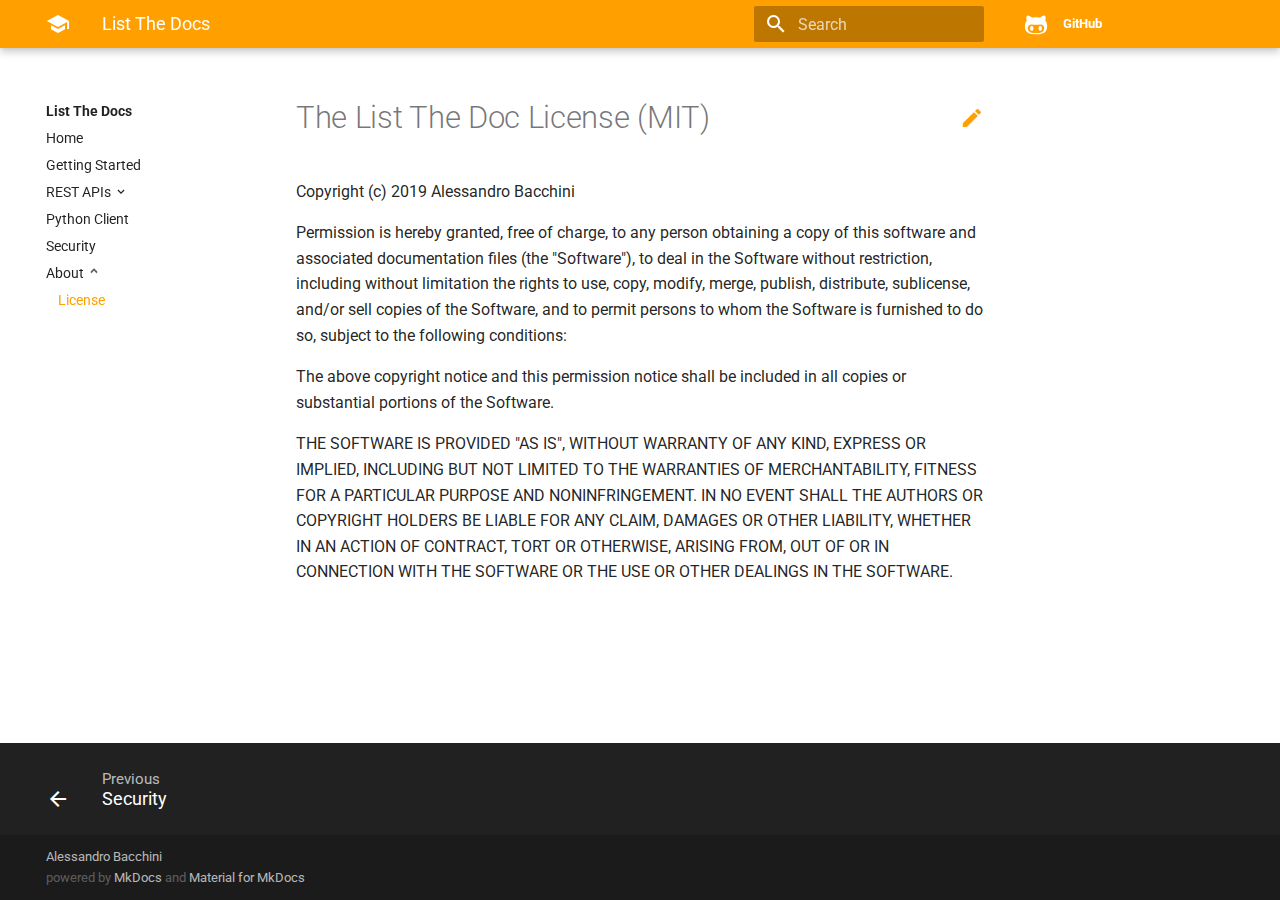
<file: about/license/index.html>
<!doctype html>
<html lang="en" class="no-js">
  <head>
    
      <meta charset="utf-8">
      <meta name="viewport" content="width=device-width,initial-scale=1">
      <meta http-equiv="x-ua-compatible" content="ie=edge">
      
      
      
        <meta name="author" content="Alessandro Bacchini">
      
      
        <meta name="lang:clipboard.copy" content="Copy to clipboard">
      
        <meta name="lang:clipboard.copied" content="Copied to clipboard">
      
        <meta name="lang:search.language" content="en">
      
        <meta name="lang:search.pipeline.stopwords" content="True">
      
        <meta name="lang:search.pipeline.trimmer" content="True">
      
        <meta name="lang:search.result.none" content="No matching documents">
      
        <meta name="lang:search.result.one" content="1 matching document">
      
        <meta name="lang:search.result.other" content="# matching documents">
      
        <meta name="lang:search.tokenizer" content="[\s\-]+">
      
      <link rel="shortcut icon" href="../../assets/images/favicon.png">
      <meta name="generator" content="mkdocs-1.0.4, mkdocs-material-4.4.0">
    
    
      
        <title>License - List The Docs</title>
      
    
    
      <link rel="stylesheet" href="../../assets/stylesheets/application.0284f74d.css">
      
        <link rel="stylesheet" href="../../assets/stylesheets/application-palette.01803549.css">
      
      
        
        
        <meta name="theme-color" content="#ffa000">
      
    
    
      <script src="../../assets/javascripts/modernizr.74668098.js"></script>
    
    
      
        <link href="https://fonts.gstatic.com" rel="preconnect" crossorigin>
        <link rel="stylesheet" href="https://fonts.googleapis.com/css?family=Roboto:300,400,400i,700|Roboto+Mono&display=fallback">
        <style>body,input{font-family:"Roboto","Helvetica Neue",Helvetica,Arial,sans-serif}code,kbd,pre{font-family:"Roboto Mono","Courier New",Courier,monospace}</style>
      
    
    <link rel="stylesheet" href="../../assets/fonts/material-icons.css">
    
    
    
      
    
    
  </head>
  
    
    
    <body dir="ltr" data-md-color-primary="amber" data-md-color-accent="indigo">
  
    <svg class="md-svg">
      <defs>
        
        
          <svg xmlns="http://www.w3.org/2000/svg" width="416" height="448" viewBox="0 0 416 448" id="__github"><path fill="currentColor" d="M160 304q0 10-3.125 20.5t-10.75 19T128 352t-18.125-8.5-10.75-19T96 304t3.125-20.5 10.75-19T128 256t18.125 8.5 10.75 19T160 304zm160 0q0 10-3.125 20.5t-10.75 19T288 352t-18.125-8.5-10.75-19T256 304t3.125-20.5 10.75-19T288 256t18.125 8.5 10.75 19T320 304zm40 0q0-30-17.25-51T296 232q-10.25 0-48.75 5.25Q229.5 240 208 240t-39.25-2.75Q130.75 232 120 232q-29.5 0-46.75 21T56 304q0 22 8 38.375t20.25 25.75 30.5 15 35 7.375 37.25 1.75h42q20.5 0 37.25-1.75t35-7.375 30.5-15 20.25-25.75T360 304zm56-44q0 51.75-15.25 82.75-9.5 19.25-26.375 33.25t-35.25 21.5-42.5 11.875-42.875 5.5T212 416q-19.5 0-35.5-.75t-36.875-3.125-38.125-7.5-34.25-12.875T37 371.5t-21.5-28.75Q0 312 0 260q0-59.25 34-99-6.75-20.5-6.75-42.5 0-29 12.75-54.5 27 0 47.5 9.875t47.25 30.875Q171.5 96 212 96q37 0 70 8 26.25-20.5 46.75-30.25T376 64q12.75 25.5 12.75 54.5 0 21.75-6.75 42 34 40 34 99.5z"/></svg>
        
      </defs>
    </svg>
    <input class="md-toggle" data-md-toggle="drawer" type="checkbox" id="__drawer" autocomplete="off">
    <input class="md-toggle" data-md-toggle="search" type="checkbox" id="__search" autocomplete="off">
    <label class="md-overlay" data-md-component="overlay" for="__drawer"></label>
    
      <a href="#the-list-the-doc-license-mit" tabindex="1" class="md-skip">
        Skip to content
      </a>
    
    
      <header class="md-header" data-md-component="header">
  <nav class="md-header-nav md-grid">
    <div class="md-flex">
      <div class="md-flex__cell md-flex__cell--shrink">
        <a href="../.." title="List The Docs" class="md-header-nav__button md-logo">
          
            <i class="md-icon"></i>
          
        </a>
      </div>
      <div class="md-flex__cell md-flex__cell--shrink">
        <label class="md-icon md-icon--menu md-header-nav__button" for="__drawer"></label>
      </div>
      <div class="md-flex__cell md-flex__cell--stretch">
        <div class="md-flex__ellipsis md-header-nav__title" data-md-component="title">
          
            <span class="md-header-nav__topic">
              List The Docs
            </span>
            <span class="md-header-nav__topic">
              
                License
              
            </span>
          
        </div>
      </div>
      <div class="md-flex__cell md-flex__cell--shrink">
        
          <label class="md-icon md-icon--search md-header-nav__button" for="__search"></label>
          
<div class="md-search" data-md-component="search" role="dialog">
  <label class="md-search__overlay" for="__search"></label>
  <div class="md-search__inner" role="search">
    <form class="md-search__form" name="search">
      <input type="text" class="md-search__input" name="query" placeholder="Search" autocapitalize="off" autocorrect="off" autocomplete="off" spellcheck="false" data-md-component="query" data-md-state="active">
      <label class="md-icon md-search__icon" for="__search"></label>
      <button type="reset" class="md-icon md-search__icon" data-md-component="reset" tabindex="-1">
        &#xE5CD;
      </button>
    </form>
    <div class="md-search__output">
      <div class="md-search__scrollwrap" data-md-scrollfix>
        <div class="md-search-result" data-md-component="result">
          <div class="md-search-result__meta">
            Type to start searching
          </div>
          <ol class="md-search-result__list"></ol>
        </div>
      </div>
    </div>
  </div>
</div>
        
      </div>
      
        <div class="md-flex__cell md-flex__cell--shrink">
          <div class="md-header-nav__source">
            


  

<a href="https://github.com/allebacco/listthedocs/" title="Go to repository" class="md-source" data-md-source="github">
  
    <div class="md-source__icon">
      <svg viewBox="0 0 24 24" width="24" height="24">
        <use xlink:href="#__github" width="24" height="24"></use>
      </svg>
    </div>
  
  <div class="md-source__repository">
    GitHub
  </div>
</a>
          </div>
        </div>
      
    </div>
  </nav>
</header>
    
    <div class="md-container">
      
        
      
      
      <main class="md-main">
        <div class="md-main__inner md-grid" data-md-component="container">
          
            
              <div class="md-sidebar md-sidebar--primary" data-md-component="navigation">
                <div class="md-sidebar__scrollwrap">
                  <div class="md-sidebar__inner">
                    <nav class="md-nav md-nav--primary" data-md-level="0">
  <label class="md-nav__title md-nav__title--site" for="__drawer">
    <a href="../.." title="List The Docs" class="md-nav__button md-logo">
      
        <i class="md-icon"></i>
      
    </a>
    List The Docs
  </label>
  
    <div class="md-nav__source">
      


  

<a href="https://github.com/allebacco/listthedocs/" title="Go to repository" class="md-source" data-md-source="github">
  
    <div class="md-source__icon">
      <svg viewBox="0 0 24 24" width="24" height="24">
        <use xlink:href="#__github" width="24" height="24"></use>
      </svg>
    </div>
  
  <div class="md-source__repository">
    GitHub
  </div>
</a>
    </div>
  
  <ul class="md-nav__list" data-md-scrollfix>
    
      
      
      


  <li class="md-nav__item">
    <a href="../.." title="Home" class="md-nav__link">
      Home
    </a>
  </li>

    
      
      
      


  <li class="md-nav__item">
    <a href="../../getting_started/" title="Getting Started" class="md-nav__link">
      Getting Started
    </a>
  </li>

    
      
      
      


  <li class="md-nav__item md-nav__item--nested">
    
      <input class="md-toggle md-nav__toggle" data-md-toggle="nav-3" type="checkbox" id="nav-3">
    
    <label class="md-nav__link" for="nav-3">
      REST APIs
    </label>
    <nav class="md-nav" data-md-component="collapsible" data-md-level="1">
      <label class="md-nav__title" for="nav-3">
        REST APIs
      </label>
      <ul class="md-nav__list" data-md-scrollfix>
        
        
          
          
          


  <li class="md-nav__item">
    <a href="../../rest_apis/project/" title="Projects" class="md-nav__link">
      Projects
    </a>
  </li>

        
          
          
          


  <li class="md-nav__item">
    <a href="../../rest_apis/user/" title="Users" class="md-nav__link">
      Users
    </a>
  </li>

        
      </ul>
    </nav>
  </li>

    
      
      
      


  <li class="md-nav__item">
    <a href="../../python_client/" title="Python Client" class="md-nav__link">
      Python Client
    </a>
  </li>

    
      
      
      


  <li class="md-nav__item">
    <a href="../../security/" title="Security" class="md-nav__link">
      Security
    </a>
  </li>

    
      
      
      

  


  <li class="md-nav__item md-nav__item--active md-nav__item--nested">
    
      <input class="md-toggle md-nav__toggle" data-md-toggle="nav-6" type="checkbox" id="nav-6" checked>
    
    <label class="md-nav__link" for="nav-6">
      About
    </label>
    <nav class="md-nav" data-md-component="collapsible" data-md-level="1">
      <label class="md-nav__title" for="nav-6">
        About
      </label>
      <ul class="md-nav__list" data-md-scrollfix>
        
        
          
          
          

  


  <li class="md-nav__item md-nav__item--active">
    
    <input class="md-toggle md-nav__toggle" data-md-toggle="toc" type="checkbox" id="__toc">
    
      
    
    
    <a href="./" title="License" class="md-nav__link md-nav__link--active">
      License
    </a>
    
  </li>

        
      </ul>
    </nav>
  </li>

    
  </ul>
</nav>
                  </div>
                </div>
              </div>
            
            
              <div class="md-sidebar md-sidebar--secondary" data-md-component="toc">
                <div class="md-sidebar__scrollwrap">
                  <div class="md-sidebar__inner">
                    
<nav class="md-nav md-nav--secondary">
  
  
    
  
  
</nav>
                  </div>
                </div>
              </div>
            
          
          <div class="md-content">
            <article class="md-content__inner md-typeset">
              
                
                  <a href="https://github.com/allebacco/listthedocs/edit/master/docs/about/license.md" title="Edit this page" class="md-icon md-content__icon">&#xE3C9;</a>
                
                
                <h1 id="the-list-the-doc-license-mit">The List The Doc License (MIT)</h1>
<p>Copyright (c) 2019 Alessandro Bacchini</p>
<p>Permission is hereby granted, free of charge, to any person obtaining a copy of
this software and associated documentation files (the "Software"), to deal in
the Software without restriction, including without limitation the rights to
use, copy, modify, merge, publish, distribute, sublicense, and/or sell copies of
the Software, and to permit persons to whom the Software is furnished to do so,
subject to the following conditions:</p>
<p>The above copyright notice and this permission notice shall be included in all
copies or substantial portions of the Software.</p>
<p>THE SOFTWARE IS PROVIDED "AS IS", WITHOUT WARRANTY OF ANY KIND, EXPRESS OR
IMPLIED, INCLUDING BUT NOT LIMITED TO THE WARRANTIES OF MERCHANTABILITY, FITNESS
FOR A PARTICULAR PURPOSE AND NONINFRINGEMENT. IN NO EVENT SHALL THE AUTHORS OR
COPYRIGHT HOLDERS BE LIABLE FOR ANY CLAIM, DAMAGES OR OTHER LIABILITY, WHETHER
IN AN ACTION OF CONTRACT, TORT OR OTHERWISE, ARISING FROM, OUT OF OR IN
CONNECTION WITH THE SOFTWARE OR THE USE OR OTHER DEALINGS IN THE SOFTWARE.</p>
                
                  
                
              
              
                


              
            </article>
          </div>
        </div>
      </main>
      
        
<footer class="md-footer">
  
    <div class="md-footer-nav">
      <nav class="md-footer-nav__inner md-grid">
        
          <a href="../../security/" title="Security" class="md-flex md-footer-nav__link md-footer-nav__link--prev" rel="prev">
            <div class="md-flex__cell md-flex__cell--shrink">
              <i class="md-icon md-icon--arrow-back md-footer-nav__button"></i>
            </div>
            <div class="md-flex__cell md-flex__cell--stretch md-footer-nav__title">
              <span class="md-flex__ellipsis">
                <span class="md-footer-nav__direction">
                  Previous
                </span>
                Security
              </span>
            </div>
          </a>
        
        
      </nav>
    </div>
  
  <div class="md-footer-meta md-typeset">
    <div class="md-footer-meta__inner md-grid">
      <div class="md-footer-copyright">
        
          <div class="md-footer-copyright__highlight">
            Alessandro Bacchini
          </div>
        
        powered by
        <a href="https://www.mkdocs.org">MkDocs</a>
        and
        <a href="https://squidfunk.github.io/mkdocs-material/">
          Material for MkDocs</a>
      </div>
      
    </div>
  </div>
</footer>
      
    </div>
    
      <script src="../../assets/javascripts/application.245445c6.js"></script>
      
      <script>app.initialize({version:"1.0.4",url:{base:"../.."}})</script>
      
    
  </body>
</html>
</file>
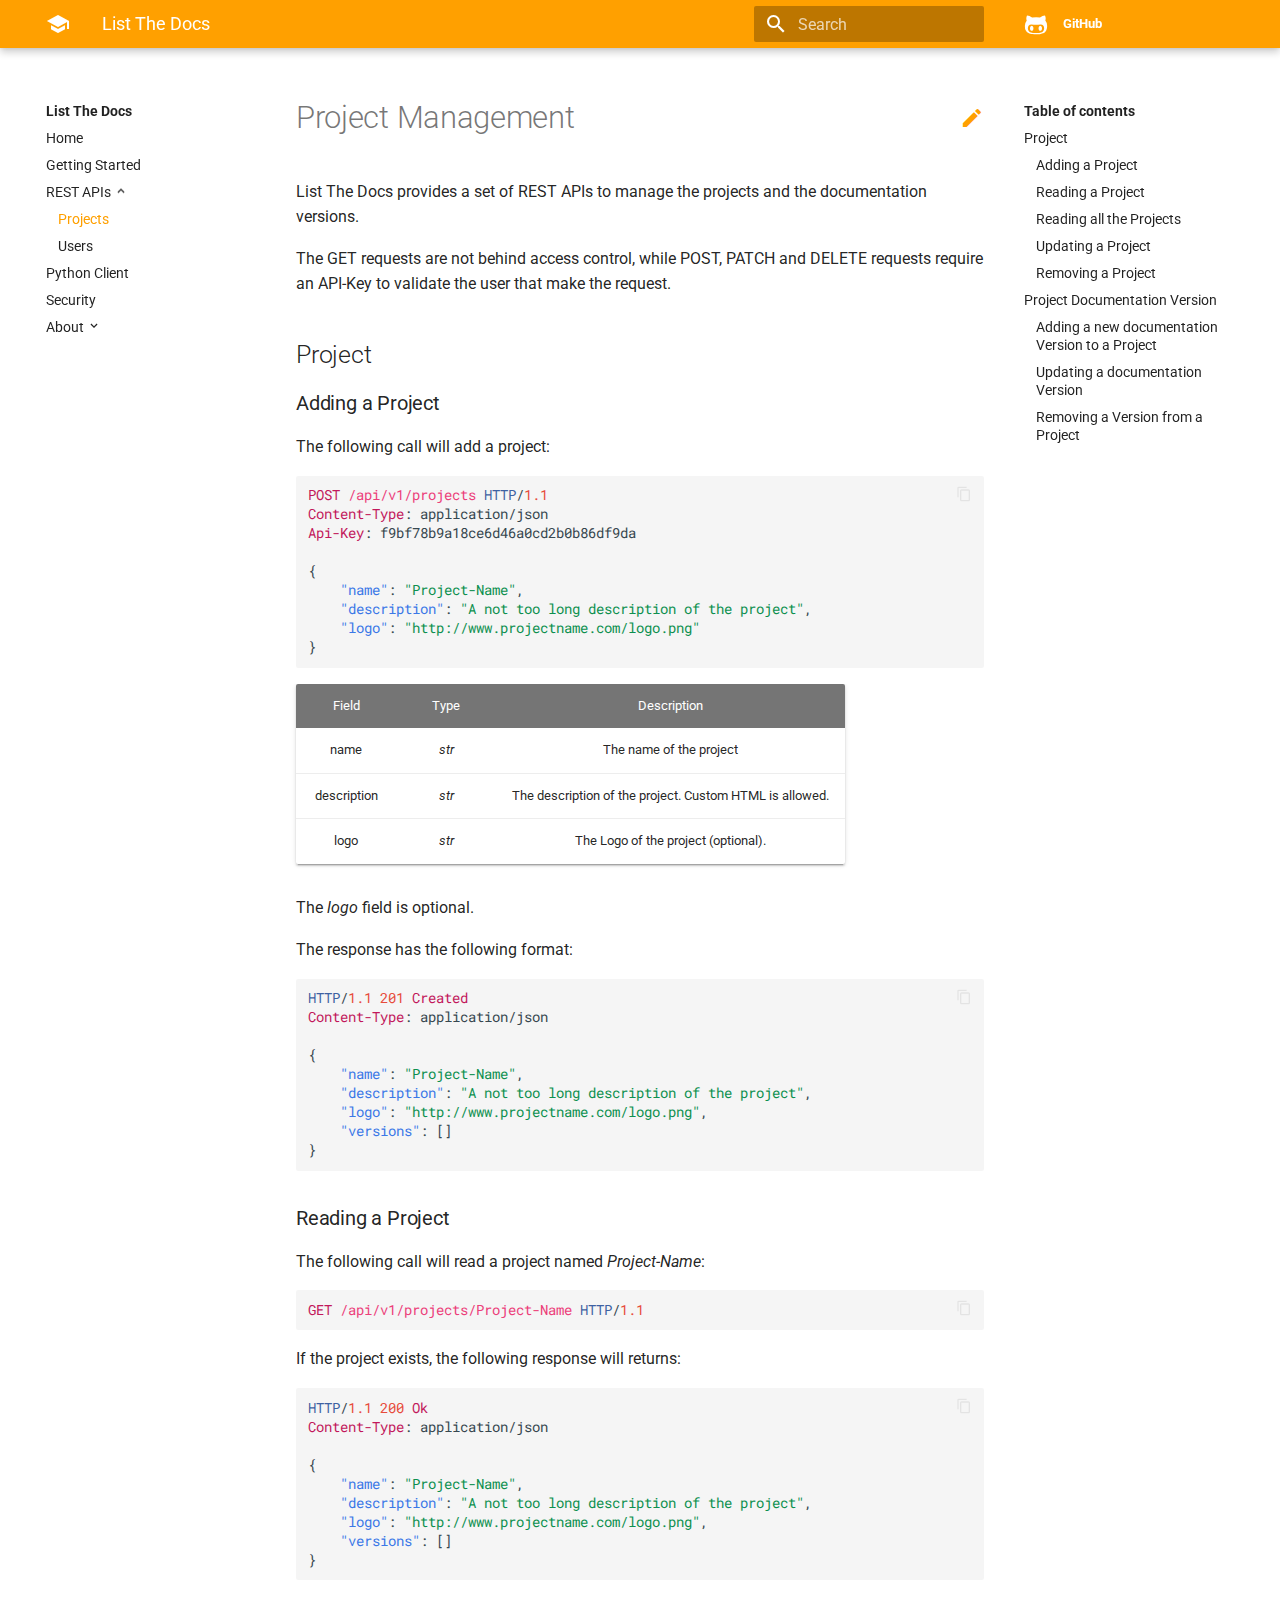
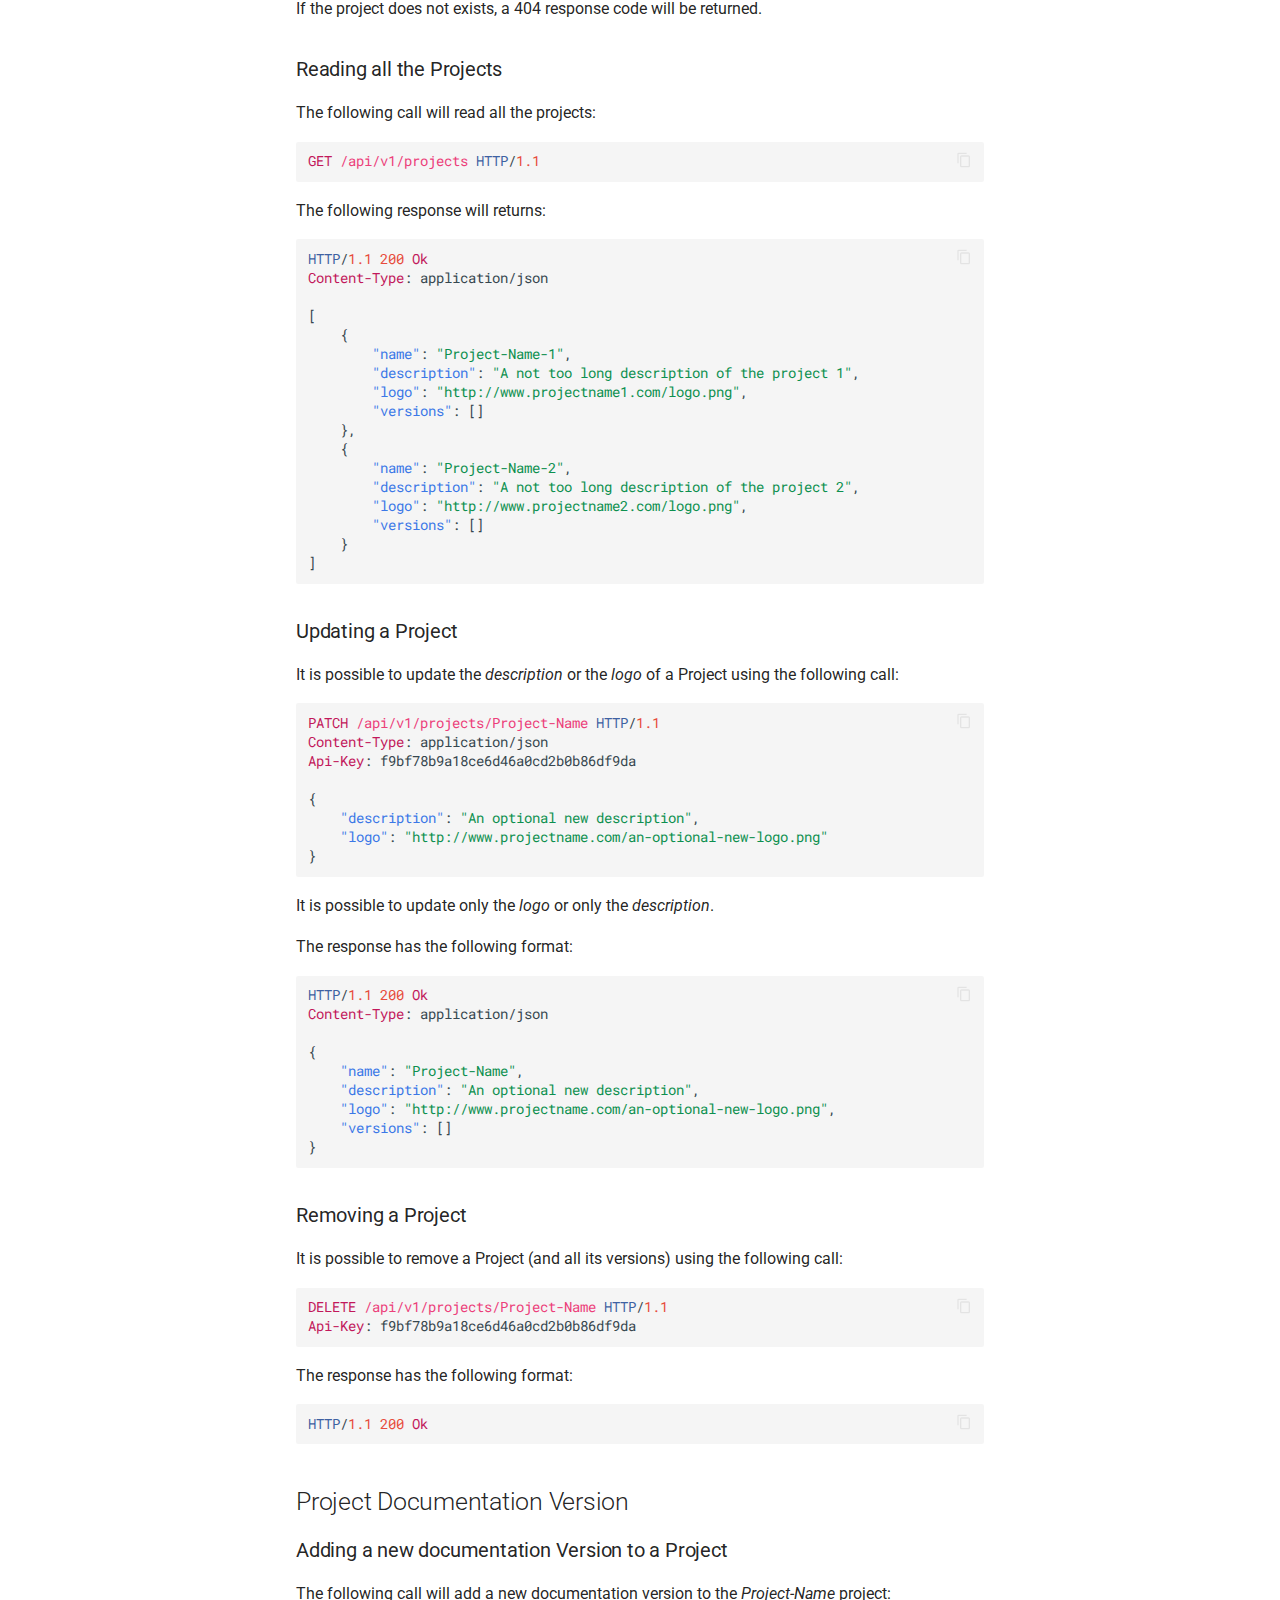
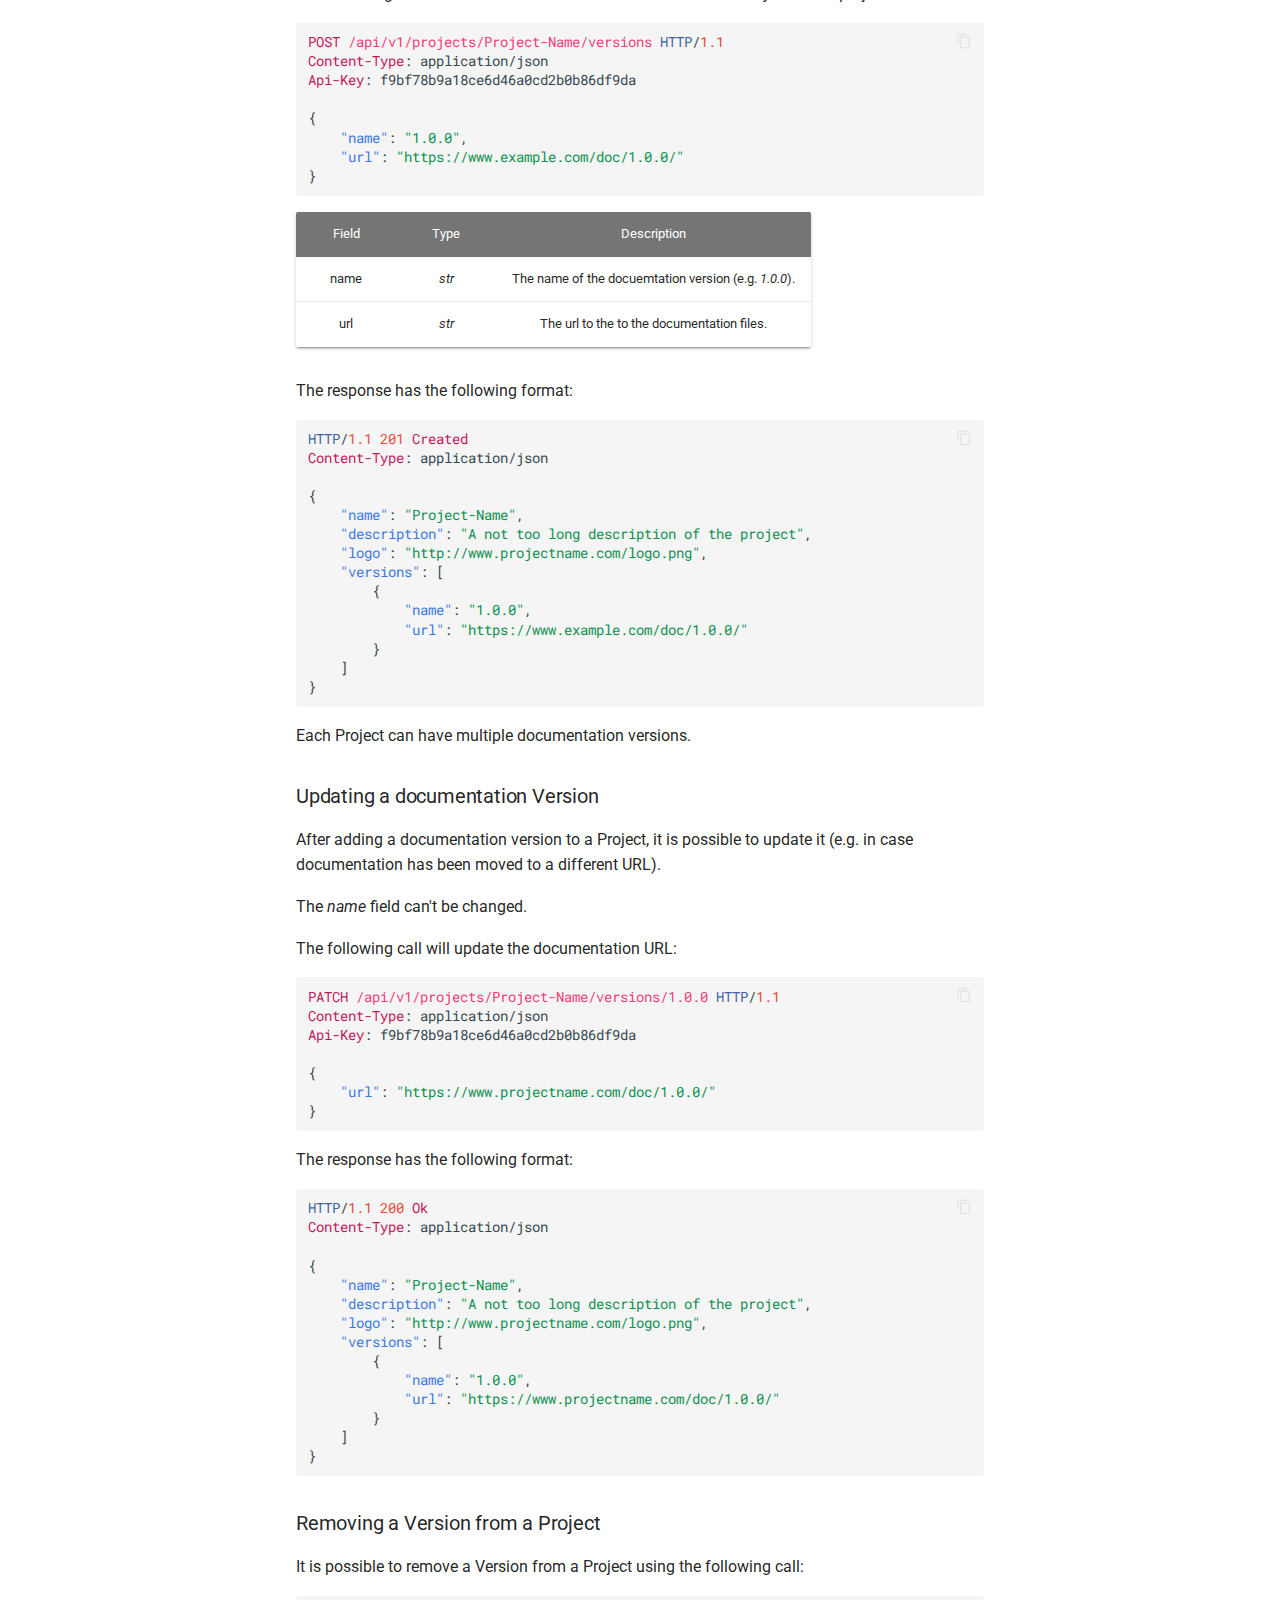
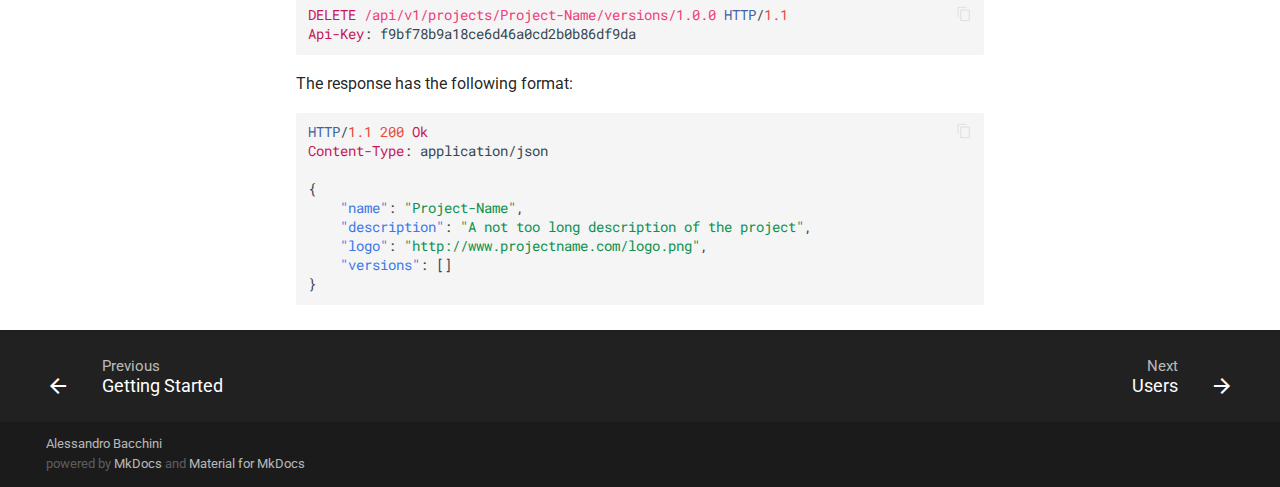
<file: rest_apis/project/index.html>
<!doctype html>
<html lang="en" class="no-js">
  <head>
    
      <meta charset="utf-8">
      <meta name="viewport" content="width=device-width,initial-scale=1">
      <meta http-equiv="x-ua-compatible" content="ie=edge">
      
      
      
        <meta name="author" content="Alessandro Bacchini">
      
      
        <meta name="lang:clipboard.copy" content="Copy to clipboard">
      
        <meta name="lang:clipboard.copied" content="Copied to clipboard">
      
        <meta name="lang:search.language" content="en">
      
        <meta name="lang:search.pipeline.stopwords" content="True">
      
        <meta name="lang:search.pipeline.trimmer" content="True">
      
        <meta name="lang:search.result.none" content="No matching documents">
      
        <meta name="lang:search.result.one" content="1 matching document">
      
        <meta name="lang:search.result.other" content="# matching documents">
      
        <meta name="lang:search.tokenizer" content="[\s\-]+">
      
      <link rel="shortcut icon" href="../../assets/images/favicon.png">
      <meta name="generator" content="mkdocs-1.0.4, mkdocs-material-4.4.0">
    
    
      
        <title>Projects - List The Docs</title>
      
    
    
      <link rel="stylesheet" href="../../assets/stylesheets/application.0284f74d.css">
      
        <link rel="stylesheet" href="../../assets/stylesheets/application-palette.01803549.css">
      
      
        
        
        <meta name="theme-color" content="#ffa000">
      
    
    
      <script src="../../assets/javascripts/modernizr.74668098.js"></script>
    
    
      
        <link href="https://fonts.gstatic.com" rel="preconnect" crossorigin>
        <link rel="stylesheet" href="https://fonts.googleapis.com/css?family=Roboto:300,400,400i,700|Roboto+Mono&display=fallback">
        <style>body,input{font-family:"Roboto","Helvetica Neue",Helvetica,Arial,sans-serif}code,kbd,pre{font-family:"Roboto Mono","Courier New",Courier,monospace}</style>
      
    
    <link rel="stylesheet" href="../../assets/fonts/material-icons.css">
    
    
    
      
    
    
  </head>
  
    
    
    <body dir="ltr" data-md-color-primary="amber" data-md-color-accent="indigo">
  
    <svg class="md-svg">
      <defs>
        
        
          <svg xmlns="http://www.w3.org/2000/svg" width="416" height="448" viewBox="0 0 416 448" id="__github"><path fill="currentColor" d="M160 304q0 10-3.125 20.5t-10.75 19T128 352t-18.125-8.5-10.75-19T96 304t3.125-20.5 10.75-19T128 256t18.125 8.5 10.75 19T160 304zm160 0q0 10-3.125 20.5t-10.75 19T288 352t-18.125-8.5-10.75-19T256 304t3.125-20.5 10.75-19T288 256t18.125 8.5 10.75 19T320 304zm40 0q0-30-17.25-51T296 232q-10.25 0-48.75 5.25Q229.5 240 208 240t-39.25-2.75Q130.75 232 120 232q-29.5 0-46.75 21T56 304q0 22 8 38.375t20.25 25.75 30.5 15 35 7.375 37.25 1.75h42q20.5 0 37.25-1.75t35-7.375 30.5-15 20.25-25.75T360 304zm56-44q0 51.75-15.25 82.75-9.5 19.25-26.375 33.25t-35.25 21.5-42.5 11.875-42.875 5.5T212 416q-19.5 0-35.5-.75t-36.875-3.125-38.125-7.5-34.25-12.875T37 371.5t-21.5-28.75Q0 312 0 260q0-59.25 34-99-6.75-20.5-6.75-42.5 0-29 12.75-54.5 27 0 47.5 9.875t47.25 30.875Q171.5 96 212 96q37 0 70 8 26.25-20.5 46.75-30.25T376 64q12.75 25.5 12.75 54.5 0 21.75-6.75 42 34 40 34 99.5z"/></svg>
        
      </defs>
    </svg>
    <input class="md-toggle" data-md-toggle="drawer" type="checkbox" id="__drawer" autocomplete="off">
    <input class="md-toggle" data-md-toggle="search" type="checkbox" id="__search" autocomplete="off">
    <label class="md-overlay" data-md-component="overlay" for="__drawer"></label>
    
      <a href="#project-management" tabindex="1" class="md-skip">
        Skip to content
      </a>
    
    
      <header class="md-header" data-md-component="header">
  <nav class="md-header-nav md-grid">
    <div class="md-flex">
      <div class="md-flex__cell md-flex__cell--shrink">
        <a href="../.." title="List The Docs" class="md-header-nav__button md-logo">
          
            <i class="md-icon"></i>
          
        </a>
      </div>
      <div class="md-flex__cell md-flex__cell--shrink">
        <label class="md-icon md-icon--menu md-header-nav__button" for="__drawer"></label>
      </div>
      <div class="md-flex__cell md-flex__cell--stretch">
        <div class="md-flex__ellipsis md-header-nav__title" data-md-component="title">
          
            <span class="md-header-nav__topic">
              List The Docs
            </span>
            <span class="md-header-nav__topic">
              
                Projects
              
            </span>
          
        </div>
      </div>
      <div class="md-flex__cell md-flex__cell--shrink">
        
          <label class="md-icon md-icon--search md-header-nav__button" for="__search"></label>
          
<div class="md-search" data-md-component="search" role="dialog">
  <label class="md-search__overlay" for="__search"></label>
  <div class="md-search__inner" role="search">
    <form class="md-search__form" name="search">
      <input type="text" class="md-search__input" name="query" placeholder="Search" autocapitalize="off" autocorrect="off" autocomplete="off" spellcheck="false" data-md-component="query" data-md-state="active">
      <label class="md-icon md-search__icon" for="__search"></label>
      <button type="reset" class="md-icon md-search__icon" data-md-component="reset" tabindex="-1">
        &#xE5CD;
      </button>
    </form>
    <div class="md-search__output">
      <div class="md-search__scrollwrap" data-md-scrollfix>
        <div class="md-search-result" data-md-component="result">
          <div class="md-search-result__meta">
            Type to start searching
          </div>
          <ol class="md-search-result__list"></ol>
        </div>
      </div>
    </div>
  </div>
</div>
        
      </div>
      
        <div class="md-flex__cell md-flex__cell--shrink">
          <div class="md-header-nav__source">
            


  

<a href="https://github.com/allebacco/listthedocs/" title="Go to repository" class="md-source" data-md-source="github">
  
    <div class="md-source__icon">
      <svg viewBox="0 0 24 24" width="24" height="24">
        <use xlink:href="#__github" width="24" height="24"></use>
      </svg>
    </div>
  
  <div class="md-source__repository">
    GitHub
  </div>
</a>
          </div>
        </div>
      
    </div>
  </nav>
</header>
    
    <div class="md-container">
      
        
      
      
      <main class="md-main">
        <div class="md-main__inner md-grid" data-md-component="container">
          
            
              <div class="md-sidebar md-sidebar--primary" data-md-component="navigation">
                <div class="md-sidebar__scrollwrap">
                  <div class="md-sidebar__inner">
                    <nav class="md-nav md-nav--primary" data-md-level="0">
  <label class="md-nav__title md-nav__title--site" for="__drawer">
    <a href="../.." title="List The Docs" class="md-nav__button md-logo">
      
        <i class="md-icon"></i>
      
    </a>
    List The Docs
  </label>
  
    <div class="md-nav__source">
      


  

<a href="https://github.com/allebacco/listthedocs/" title="Go to repository" class="md-source" data-md-source="github">
  
    <div class="md-source__icon">
      <svg viewBox="0 0 24 24" width="24" height="24">
        <use xlink:href="#__github" width="24" height="24"></use>
      </svg>
    </div>
  
  <div class="md-source__repository">
    GitHub
  </div>
</a>
    </div>
  
  <ul class="md-nav__list" data-md-scrollfix>
    
      
      
      


  <li class="md-nav__item">
    <a href="../.." title="Home" class="md-nav__link">
      Home
    </a>
  </li>

    
      
      
      


  <li class="md-nav__item">
    <a href="../../getting_started/" title="Getting Started" class="md-nav__link">
      Getting Started
    </a>
  </li>

    
      
      
      

  


  <li class="md-nav__item md-nav__item--active md-nav__item--nested">
    
      <input class="md-toggle md-nav__toggle" data-md-toggle="nav-3" type="checkbox" id="nav-3" checked>
    
    <label class="md-nav__link" for="nav-3">
      REST APIs
    </label>
    <nav class="md-nav" data-md-component="collapsible" data-md-level="1">
      <label class="md-nav__title" for="nav-3">
        REST APIs
      </label>
      <ul class="md-nav__list" data-md-scrollfix>
        
        
          
          
          

  


  <li class="md-nav__item md-nav__item--active">
    
    <input class="md-toggle md-nav__toggle" data-md-toggle="toc" type="checkbox" id="__toc">
    
      
    
    
      <label class="md-nav__link md-nav__link--active" for="__toc">
        Projects
      </label>
    
    <a href="./" title="Projects" class="md-nav__link md-nav__link--active">
      Projects
    </a>
    
      
<nav class="md-nav md-nav--secondary">
  
  
    
  
  
    <label class="md-nav__title" for="__toc">Table of contents</label>
    <ul class="md-nav__list" data-md-scrollfix>
      
        <li class="md-nav__item">
  <a href="#project" title="Project" class="md-nav__link">
    Project
  </a>
  
    <nav class="md-nav">
      <ul class="md-nav__list">
        
          <li class="md-nav__item">
  <a href="#adding-a-project" title="Adding a Project" class="md-nav__link">
    Adding a Project
  </a>
  
</li>
        
          <li class="md-nav__item">
  <a href="#reading-a-project" title="Reading a Project" class="md-nav__link">
    Reading a Project
  </a>
  
</li>
        
          <li class="md-nav__item">
  <a href="#reading-all-the-projects" title="Reading all the Projects" class="md-nav__link">
    Reading all the Projects
  </a>
  
</li>
        
          <li class="md-nav__item">
  <a href="#updating-a-project" title="Updating a Project" class="md-nav__link">
    Updating a Project
  </a>
  
</li>
        
          <li class="md-nav__item">
  <a href="#removing-a-project" title="Removing a Project" class="md-nav__link">
    Removing a Project
  </a>
  
</li>
        
      </ul>
    </nav>
  
</li>
      
        <li class="md-nav__item">
  <a href="#project-documentation-version" title="Project Documentation Version" class="md-nav__link">
    Project Documentation Version
  </a>
  
    <nav class="md-nav">
      <ul class="md-nav__list">
        
          <li class="md-nav__item">
  <a href="#adding-a-new-documentation-version-to-a-project" title="Adding a new documentation Version to a Project" class="md-nav__link">
    Adding a new documentation Version to a Project
  </a>
  
</li>
        
          <li class="md-nav__item">
  <a href="#updating-a-documentation-version" title="Updating a documentation Version" class="md-nav__link">
    Updating a documentation Version
  </a>
  
</li>
        
          <li class="md-nav__item">
  <a href="#removing-a-version-from-a-project" title="Removing a Version from a Project" class="md-nav__link">
    Removing a Version from a Project
  </a>
  
</li>
        
      </ul>
    </nav>
  
</li>
      
      
      
      
      
    </ul>
  
</nav>
    
  </li>

        
          
          
          


  <li class="md-nav__item">
    <a href="../user/" title="Users" class="md-nav__link">
      Users
    </a>
  </li>

        
      </ul>
    </nav>
  </li>

    
      
      
      


  <li class="md-nav__item">
    <a href="../../python_client/" title="Python Client" class="md-nav__link">
      Python Client
    </a>
  </li>

    
      
      
      


  <li class="md-nav__item">
    <a href="../../security/" title="Security" class="md-nav__link">
      Security
    </a>
  </li>

    
      
      
      


  <li class="md-nav__item md-nav__item--nested">
    
      <input class="md-toggle md-nav__toggle" data-md-toggle="nav-6" type="checkbox" id="nav-6">
    
    <label class="md-nav__link" for="nav-6">
      About
    </label>
    <nav class="md-nav" data-md-component="collapsible" data-md-level="1">
      <label class="md-nav__title" for="nav-6">
        About
      </label>
      <ul class="md-nav__list" data-md-scrollfix>
        
        
          
          
          


  <li class="md-nav__item">
    <a href="../../about/license/" title="License" class="md-nav__link">
      License
    </a>
  </li>

        
      </ul>
    </nav>
  </li>

    
  </ul>
</nav>
                  </div>
                </div>
              </div>
            
            
              <div class="md-sidebar md-sidebar--secondary" data-md-component="toc">
                <div class="md-sidebar__scrollwrap">
                  <div class="md-sidebar__inner">
                    
<nav class="md-nav md-nav--secondary">
  
  
    
  
  
    <label class="md-nav__title" for="__toc">Table of contents</label>
    <ul class="md-nav__list" data-md-scrollfix>
      
        <li class="md-nav__item">
  <a href="#project" title="Project" class="md-nav__link">
    Project
  </a>
  
    <nav class="md-nav">
      <ul class="md-nav__list">
        
          <li class="md-nav__item">
  <a href="#adding-a-project" title="Adding a Project" class="md-nav__link">
    Adding a Project
  </a>
  
</li>
        
          <li class="md-nav__item">
  <a href="#reading-a-project" title="Reading a Project" class="md-nav__link">
    Reading a Project
  </a>
  
</li>
        
          <li class="md-nav__item">
  <a href="#reading-all-the-projects" title="Reading all the Projects" class="md-nav__link">
    Reading all the Projects
  </a>
  
</li>
        
          <li class="md-nav__item">
  <a href="#updating-a-project" title="Updating a Project" class="md-nav__link">
    Updating a Project
  </a>
  
</li>
        
          <li class="md-nav__item">
  <a href="#removing-a-project" title="Removing a Project" class="md-nav__link">
    Removing a Project
  </a>
  
</li>
        
      </ul>
    </nav>
  
</li>
      
        <li class="md-nav__item">
  <a href="#project-documentation-version" title="Project Documentation Version" class="md-nav__link">
    Project Documentation Version
  </a>
  
    <nav class="md-nav">
      <ul class="md-nav__list">
        
          <li class="md-nav__item">
  <a href="#adding-a-new-documentation-version-to-a-project" title="Adding a new documentation Version to a Project" class="md-nav__link">
    Adding a new documentation Version to a Project
  </a>
  
</li>
        
          <li class="md-nav__item">
  <a href="#updating-a-documentation-version" title="Updating a documentation Version" class="md-nav__link">
    Updating a documentation Version
  </a>
  
</li>
        
          <li class="md-nav__item">
  <a href="#removing-a-version-from-a-project" title="Removing a Version from a Project" class="md-nav__link">
    Removing a Version from a Project
  </a>
  
</li>
        
      </ul>
    </nav>
  
</li>
      
      
      
      
      
    </ul>
  
</nav>
                  </div>
                </div>
              </div>
            
          
          <div class="md-content">
            <article class="md-content__inner md-typeset">
              
                
                  <a href="https://github.com/allebacco/listthedocs/edit/master/docs/rest_apis/project.md" title="Edit this page" class="md-icon md-content__icon">&#xE3C9;</a>
                
                
                <h1 id="project-management">Project Management</h1>
<p>List The Docs provides a set of REST APIs to manage the projects and the documentation versions.</p>
<p>The GET requests are not behind access control, while POST, PATCH and DELETE requests
require an API-Key to validate the user that make the request.</p>
<h2 id="project">Project</h2>
<h3 id="adding-a-project">Adding a Project</h3>
<p>The following call will add a project:</p>
<div class="codehilite"><pre><span></span><span class="nf">POST</span> <span class="nn">/api/v1/projects</span> <span class="kr">HTTP</span><span class="o">/</span><span class="m">1.1</span>
<span class="na">Content-Type</span><span class="o">:</span> <span class="l">application/json</span>
<span class="na">Api-Key</span><span class="o">:</span> <span class="l">f9bf78b9a18ce6d46a0cd2b0b86df9da</span>

<span class="p">{</span>
    <span class="nt">&quot;name&quot;</span><span class="p">:</span> <span class="s2">&quot;Project-Name&quot;</span><span class="p">,</span>
    <span class="nt">&quot;description&quot;</span><span class="p">:</span> <span class="s2">&quot;A not too long description of the project&quot;</span><span class="p">,</span>
    <span class="nt">&quot;logo&quot;</span><span class="p">:</span> <span class="s2">&quot;http://www.projectname.com/logo.png&quot;</span>
<span class="p">}</span>
</pre></div>


<table>
<thead>
<tr>
<th align="center">Field</th>
<th align="center">Type</th>
<th align="center">Description</th>
</tr>
</thead>
<tbody>
<tr>
<td align="center">name</td>
<td align="center"><em>str</em></td>
<td align="center">The name of the project</td>
</tr>
<tr>
<td align="center">description</td>
<td align="center"><em>str</em></td>
<td align="center">The description of the project. Custom HTML is allowed.</td>
</tr>
<tr>
<td align="center">logo</td>
<td align="center"><em>str</em></td>
<td align="center">The Logo of the project (optional).</td>
</tr>
</tbody>
</table>
<p>The <em>logo</em> field is optional.</p>
<p>The response has the following format:</p>
<div class="codehilite"><pre><span></span><span class="kr">HTTP</span><span class="o">/</span><span class="m">1.1</span> <span class="m">201</span> <span class="ne">Created</span>
<span class="na">Content-Type</span><span class="o">:</span> <span class="l">application/json</span>

<span class="p">{</span>
    <span class="nt">&quot;name&quot;</span><span class="p">:</span> <span class="s2">&quot;Project-Name&quot;</span><span class="p">,</span>
    <span class="nt">&quot;description&quot;</span><span class="p">:</span> <span class="s2">&quot;A not too long description of the project&quot;</span><span class="p">,</span>
    <span class="nt">&quot;logo&quot;</span><span class="p">:</span> <span class="s2">&quot;http://www.projectname.com/logo.png&quot;</span><span class="p">,</span>
    <span class="nt">&quot;versions&quot;</span><span class="p">:</span> <span class="p">[]</span>
<span class="p">}</span>
</pre></div>


<h3 id="reading-a-project">Reading a Project</h3>
<p>The following call will read a project named <em>Project-Name</em>:</p>
<div class="codehilite"><pre><span></span><span class="nf">GET</span> <span class="nn">/api/v1/projects/Project-Name</span> <span class="kr">HTTP</span><span class="o">/</span><span class="m">1.1</span>
</pre></div>


<p>If the project exists, the following response will returns:</p>
<div class="codehilite"><pre><span></span><span class="kr">HTTP</span><span class="o">/</span><span class="m">1.1</span> <span class="m">200</span> <span class="ne">Ok</span>
<span class="na">Content-Type</span><span class="o">:</span> <span class="l">application/json</span>

<span class="p">{</span>
    <span class="nt">&quot;name&quot;</span><span class="p">:</span> <span class="s2">&quot;Project-Name&quot;</span><span class="p">,</span>
    <span class="nt">&quot;description&quot;</span><span class="p">:</span> <span class="s2">&quot;A not too long description of the project&quot;</span><span class="p">,</span>
    <span class="nt">&quot;logo&quot;</span><span class="p">:</span> <span class="s2">&quot;http://www.projectname.com/logo.png&quot;</span><span class="p">,</span>
    <span class="nt">&quot;versions&quot;</span><span class="p">:</span> <span class="p">[]</span>
<span class="p">}</span>
</pre></div>


<p>If the project does not exists, a 404 response code will be returned.</p>
<h3 id="reading-all-the-projects">Reading all the Projects</h3>
<p>The following call will read all the projects:</p>
<div class="codehilite"><pre><span></span><span class="nf">GET</span> <span class="nn">/api/v1/projects</span> <span class="kr">HTTP</span><span class="o">/</span><span class="m">1.1</span>
</pre></div>


<p>The following response will returns:</p>
<div class="codehilite"><pre><span></span><span class="kr">HTTP</span><span class="o">/</span><span class="m">1.1</span> <span class="m">200</span> <span class="ne">Ok</span>
<span class="na">Content-Type</span><span class="o">:</span> <span class="l">application/json</span>

<span class="p">[</span>
    <span class="p">{</span>
        <span class="nt">&quot;name&quot;</span><span class="p">:</span> <span class="s2">&quot;Project-Name-1&quot;</span><span class="p">,</span>
        <span class="nt">&quot;description&quot;</span><span class="p">:</span> <span class="s2">&quot;A not too long description of the project 1&quot;</span><span class="p">,</span>
        <span class="nt">&quot;logo&quot;</span><span class="p">:</span> <span class="s2">&quot;http://www.projectname1.com/logo.png&quot;</span><span class="p">,</span>
        <span class="nt">&quot;versions&quot;</span><span class="p">:</span> <span class="p">[]</span>
    <span class="p">},</span>
    <span class="p">{</span>
        <span class="nt">&quot;name&quot;</span><span class="p">:</span> <span class="s2">&quot;Project-Name-2&quot;</span><span class="p">,</span>
        <span class="nt">&quot;description&quot;</span><span class="p">:</span> <span class="s2">&quot;A not too long description of the project 2&quot;</span><span class="p">,</span>
        <span class="nt">&quot;logo&quot;</span><span class="p">:</span> <span class="s2">&quot;http://www.projectname2.com/logo.png&quot;</span><span class="p">,</span>
        <span class="nt">&quot;versions&quot;</span><span class="p">:</span> <span class="p">[]</span>
    <span class="p">}</span>
<span class="p">]</span>
</pre></div>


<h3 id="updating-a-project">Updating a Project</h3>
<p>It is possible to update the <em>description</em> or the <em>logo</em> of a Project using the following
call:</p>
<div class="codehilite"><pre><span></span><span class="nf">PATCH</span> <span class="nn">/api/v1/projects/Project-Name</span> <span class="kr">HTTP</span><span class="o">/</span><span class="m">1.1</span>
<span class="na">Content-Type</span><span class="o">:</span> <span class="l">application/json</span>
<span class="na">Api-Key</span><span class="o">:</span> <span class="l">f9bf78b9a18ce6d46a0cd2b0b86df9da</span>

<span class="p">{</span>
    <span class="nt">&quot;description&quot;</span><span class="p">:</span> <span class="s2">&quot;An optional new description&quot;</span><span class="p">,</span>
    <span class="nt">&quot;logo&quot;</span><span class="p">:</span> <span class="s2">&quot;http://www.projectname.com/an-optional-new-logo.png&quot;</span>
<span class="p">}</span>
</pre></div>


<p>It is possible to update only the <em>logo</em> or only the <em>description</em>.</p>
<p>The response has the following format:</p>
<div class="codehilite"><pre><span></span><span class="kr">HTTP</span><span class="o">/</span><span class="m">1.1</span> <span class="m">200</span> <span class="ne">Ok</span>
<span class="na">Content-Type</span><span class="o">:</span> <span class="l">application/json</span>

<span class="p">{</span>
    <span class="nt">&quot;name&quot;</span><span class="p">:</span> <span class="s2">&quot;Project-Name&quot;</span><span class="p">,</span>
    <span class="nt">&quot;description&quot;</span><span class="p">:</span> <span class="s2">&quot;An optional new description&quot;</span><span class="p">,</span>
    <span class="nt">&quot;logo&quot;</span><span class="p">:</span> <span class="s2">&quot;http://www.projectname.com/an-optional-new-logo.png&quot;</span><span class="p">,</span>
    <span class="nt">&quot;versions&quot;</span><span class="p">:</span> <span class="p">[]</span>
<span class="p">}</span>
</pre></div>


<h3 id="removing-a-project">Removing a Project</h3>
<p>It is possible to remove a Project (and all its versions) using the following call:</p>
<div class="codehilite"><pre><span></span><span class="nf">DELETE</span> <span class="nn">/api/v1/projects/Project-Name</span> <span class="kr">HTTP</span><span class="o">/</span><span class="m">1.1</span>
<span class="na">Api-Key</span><span class="o">:</span> <span class="l">f9bf78b9a18ce6d46a0cd2b0b86df9da</span>
</pre></div>


<p>The response has the following format:</p>
<div class="codehilite"><pre><span></span><span class="kr">HTTP</span><span class="o">/</span><span class="m">1.1</span> <span class="m">200</span> <span class="ne">Ok</span>
</pre></div>


<h2 id="project-documentation-version">Project Documentation Version</h2>
<h3 id="adding-a-new-documentation-version-to-a-project">Adding a new documentation Version to a Project</h3>
<p>The following call will add a new documentation version to the <em>Project-Name</em>
project:</p>
<div class="codehilite"><pre><span></span><span class="nf">POST</span> <span class="nn">/api/v1/projects/Project-Name/versions</span> <span class="kr">HTTP</span><span class="o">/</span><span class="m">1.1</span>
<span class="na">Content-Type</span><span class="o">:</span> <span class="l">application/json</span>
<span class="na">Api-Key</span><span class="o">:</span> <span class="l">f9bf78b9a18ce6d46a0cd2b0b86df9da</span>

<span class="p">{</span>
    <span class="nt">&quot;name&quot;</span><span class="p">:</span> <span class="s2">&quot;1.0.0&quot;</span><span class="p">,</span>
    <span class="nt">&quot;url&quot;</span><span class="p">:</span> <span class="s2">&quot;https://www.example.com/doc/1.0.0/&quot;</span>
<span class="p">}</span>
</pre></div>


<table>
<thead>
<tr>
<th align="center">Field</th>
<th align="center">Type</th>
<th align="center">Description</th>
</tr>
</thead>
<tbody>
<tr>
<td align="center">name</td>
<td align="center"><em>str</em></td>
<td align="center">The name of the docuemtation version (e.g. <em>1.0.0</em>).</td>
</tr>
<tr>
<td align="center">url</td>
<td align="center"><em>str</em></td>
<td align="center">The url to the to the documentation files.</td>
</tr>
</tbody>
</table>
<p>The response has the following format:</p>
<div class="codehilite"><pre><span></span><span class="kr">HTTP</span><span class="o">/</span><span class="m">1.1</span> <span class="m">201</span> <span class="ne">Created</span>
<span class="na">Content-Type</span><span class="o">:</span> <span class="l">application/json</span>

<span class="p">{</span>
    <span class="nt">&quot;name&quot;</span><span class="p">:</span> <span class="s2">&quot;Project-Name&quot;</span><span class="p">,</span>
    <span class="nt">&quot;description&quot;</span><span class="p">:</span> <span class="s2">&quot;A not too long description of the project&quot;</span><span class="p">,</span>
    <span class="nt">&quot;logo&quot;</span><span class="p">:</span> <span class="s2">&quot;http://www.projectname.com/logo.png&quot;</span><span class="p">,</span>
    <span class="nt">&quot;versions&quot;</span><span class="p">:</span> <span class="p">[</span>
        <span class="p">{</span>
            <span class="nt">&quot;name&quot;</span><span class="p">:</span> <span class="s2">&quot;1.0.0&quot;</span><span class="p">,</span>
            <span class="nt">&quot;url&quot;</span><span class="p">:</span> <span class="s2">&quot;https://www.example.com/doc/1.0.0/&quot;</span>
        <span class="p">}</span>
    <span class="p">]</span>
<span class="p">}</span>
</pre></div>


<p>Each Project can have multiple documentation versions.</p>
<h3 id="updating-a-documentation-version">Updating a documentation Version</h3>
<p>After adding a documentation version to a Project, it is possible to update
it (e.g. in case documentation has been moved to a different URL).</p>
<p>The <em>name</em> field can't be changed.</p>
<p>The following call will update the documentation URL:</p>
<div class="codehilite"><pre><span></span><span class="nf">PATCH</span> <span class="nn">/api/v1/projects/Project-Name/versions/1.0.0</span> <span class="kr">HTTP</span><span class="o">/</span><span class="m">1.1</span>
<span class="na">Content-Type</span><span class="o">:</span> <span class="l">application/json</span>
<span class="na">Api-Key</span><span class="o">:</span> <span class="l">f9bf78b9a18ce6d46a0cd2b0b86df9da</span>

<span class="p">{</span>
    <span class="nt">&quot;url&quot;</span><span class="p">:</span> <span class="s2">&quot;https://www.projectname.com/doc/1.0.0/&quot;</span>
<span class="p">}</span>
</pre></div>


<p>The response has the following format:</p>
<div class="codehilite"><pre><span></span><span class="kr">HTTP</span><span class="o">/</span><span class="m">1.1</span> <span class="m">200</span> <span class="ne">Ok</span>
<span class="na">Content-Type</span><span class="o">:</span> <span class="l">application/json</span>

<span class="p">{</span>
    <span class="nt">&quot;name&quot;</span><span class="p">:</span> <span class="s2">&quot;Project-Name&quot;</span><span class="p">,</span>
    <span class="nt">&quot;description&quot;</span><span class="p">:</span> <span class="s2">&quot;A not too long description of the project&quot;</span><span class="p">,</span>
    <span class="nt">&quot;logo&quot;</span><span class="p">:</span> <span class="s2">&quot;http://www.projectname.com/logo.png&quot;</span><span class="p">,</span>
    <span class="nt">&quot;versions&quot;</span><span class="p">:</span> <span class="p">[</span>
        <span class="p">{</span>
            <span class="nt">&quot;name&quot;</span><span class="p">:</span> <span class="s2">&quot;1.0.0&quot;</span><span class="p">,</span>
            <span class="nt">&quot;url&quot;</span><span class="p">:</span> <span class="s2">&quot;https://www.projectname.com/doc/1.0.0/&quot;</span>
        <span class="p">}</span>
    <span class="p">]</span>
<span class="p">}</span>
</pre></div>


<h3 id="removing-a-version-from-a-project">Removing a Version from a Project</h3>
<p>It is possible to remove a Version from a Project using the following call:</p>
<div class="codehilite"><pre><span></span><span class="nf">DELETE</span> <span class="nn">/api/v1/projects/Project-Name/versions/1.0.0</span> <span class="kr">HTTP</span><span class="o">/</span><span class="m">1.1</span>
<span class="na">Api-Key</span><span class="o">:</span> <span class="l">f9bf78b9a18ce6d46a0cd2b0b86df9da</span>
</pre></div>


<p>The response has the following format:</p>
<div class="codehilite"><pre><span></span><span class="kr">HTTP</span><span class="o">/</span><span class="m">1.1</span> <span class="m">200</span> <span class="ne">Ok</span>
<span class="na">Content-Type</span><span class="o">:</span> <span class="l">application/json</span>

<span class="p">{</span>
    <span class="nt">&quot;name&quot;</span><span class="p">:</span> <span class="s2">&quot;Project-Name&quot;</span><span class="p">,</span>
    <span class="nt">&quot;description&quot;</span><span class="p">:</span> <span class="s2">&quot;A not too long description of the project&quot;</span><span class="p">,</span>
    <span class="nt">&quot;logo&quot;</span><span class="p">:</span> <span class="s2">&quot;http://www.projectname.com/logo.png&quot;</span><span class="p">,</span>
    <span class="nt">&quot;versions&quot;</span><span class="p">:</span> <span class="p">[]</span>
<span class="p">}</span>
</pre></div>
                
                  
                
              
              
                


              
            </article>
          </div>
        </div>
      </main>
      
        
<footer class="md-footer">
  
    <div class="md-footer-nav">
      <nav class="md-footer-nav__inner md-grid">
        
          <a href="../../getting_started/" title="Getting Started" class="md-flex md-footer-nav__link md-footer-nav__link--prev" rel="prev">
            <div class="md-flex__cell md-flex__cell--shrink">
              <i class="md-icon md-icon--arrow-back md-footer-nav__button"></i>
            </div>
            <div class="md-flex__cell md-flex__cell--stretch md-footer-nav__title">
              <span class="md-flex__ellipsis">
                <span class="md-footer-nav__direction">
                  Previous
                </span>
                Getting Started
              </span>
            </div>
          </a>
        
        
          <a href="../user/" title="Users" class="md-flex md-footer-nav__link md-footer-nav__link--next" rel="next">
            <div class="md-flex__cell md-flex__cell--stretch md-footer-nav__title">
              <span class="md-flex__ellipsis">
                <span class="md-footer-nav__direction">
                  Next
                </span>
                Users
              </span>
            </div>
            <div class="md-flex__cell md-flex__cell--shrink">
              <i class="md-icon md-icon--arrow-forward md-footer-nav__button"></i>
            </div>
          </a>
        
      </nav>
    </div>
  
  <div class="md-footer-meta md-typeset">
    <div class="md-footer-meta__inner md-grid">
      <div class="md-footer-copyright">
        
          <div class="md-footer-copyright__highlight">
            Alessandro Bacchini
          </div>
        
        powered by
        <a href="https://www.mkdocs.org">MkDocs</a>
        and
        <a href="https://squidfunk.github.io/mkdocs-material/">
          Material for MkDocs</a>
      </div>
      
    </div>
  </div>
</footer>
      
    </div>
    
      <script src="../../assets/javascripts/application.245445c6.js"></script>
      
      <script>app.initialize({version:"1.0.4",url:{base:"../.."}})</script>
      
    
  </body>
</html>
</file>
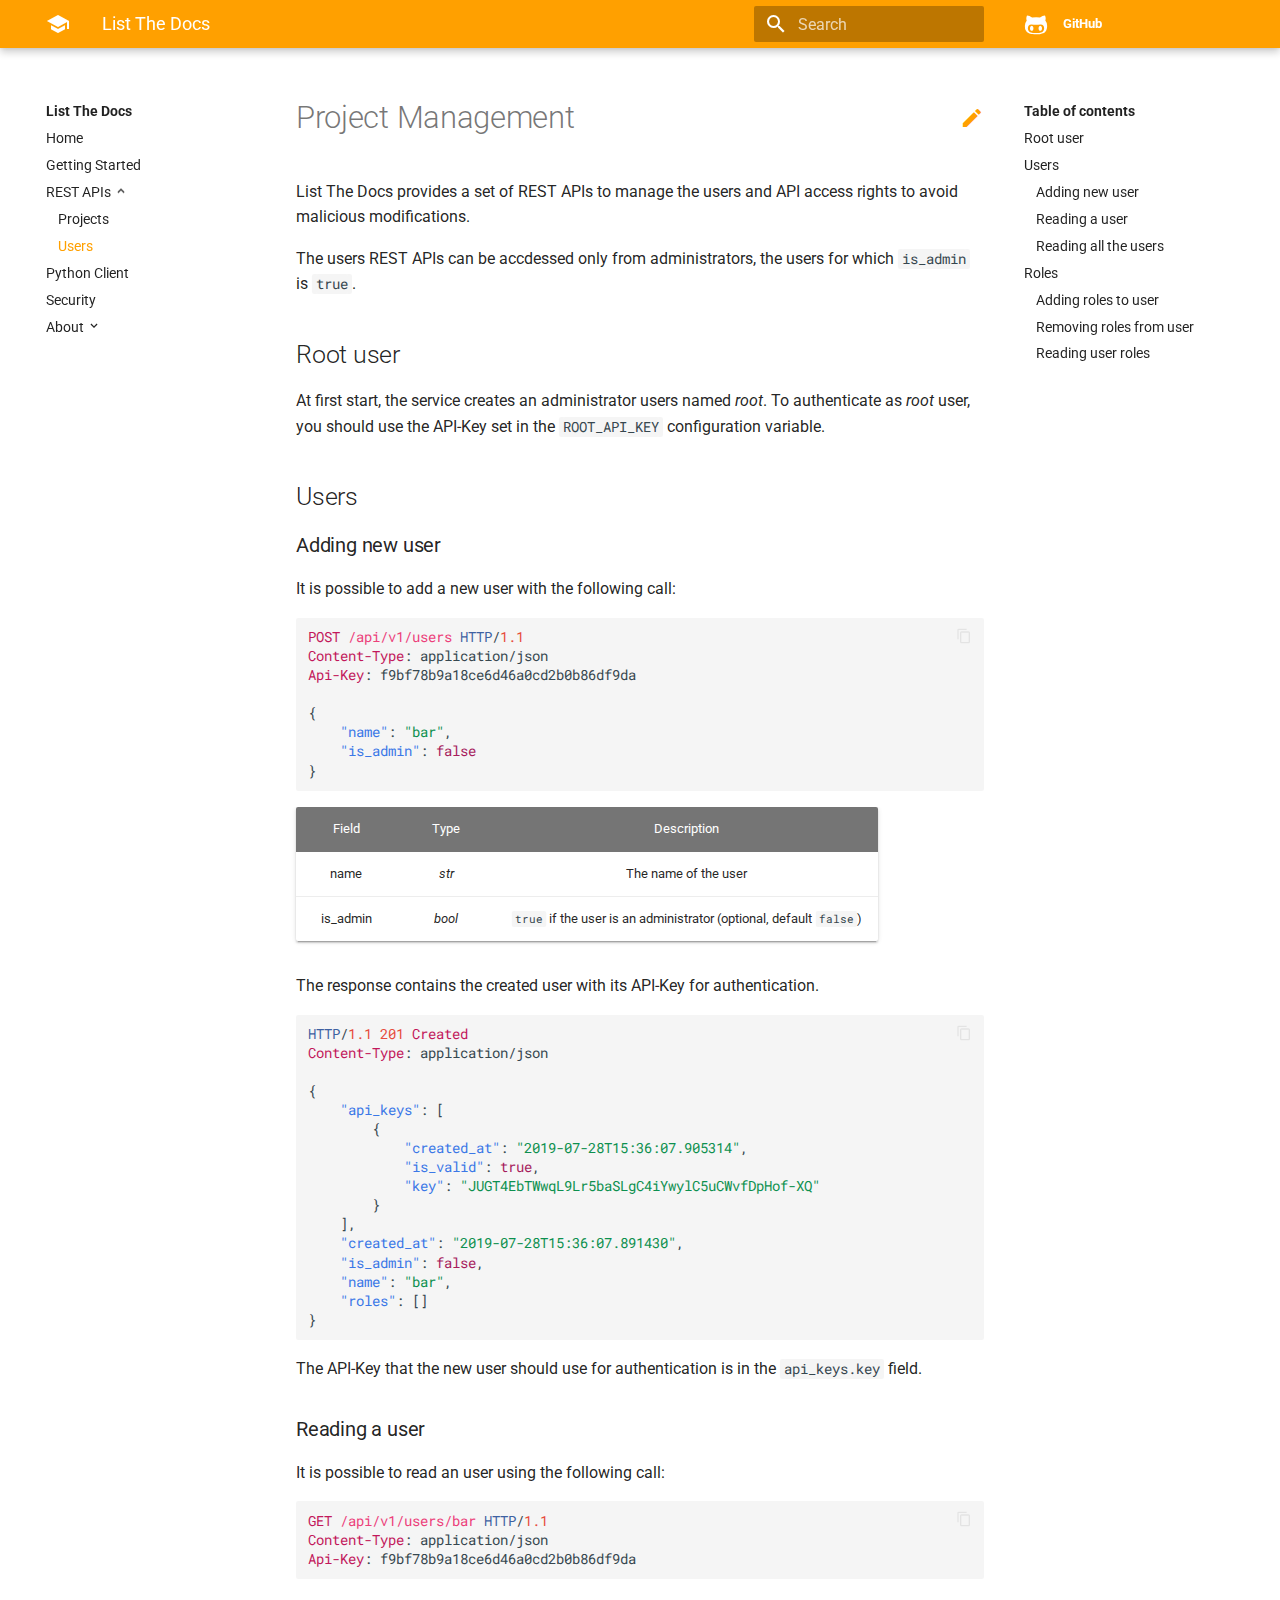
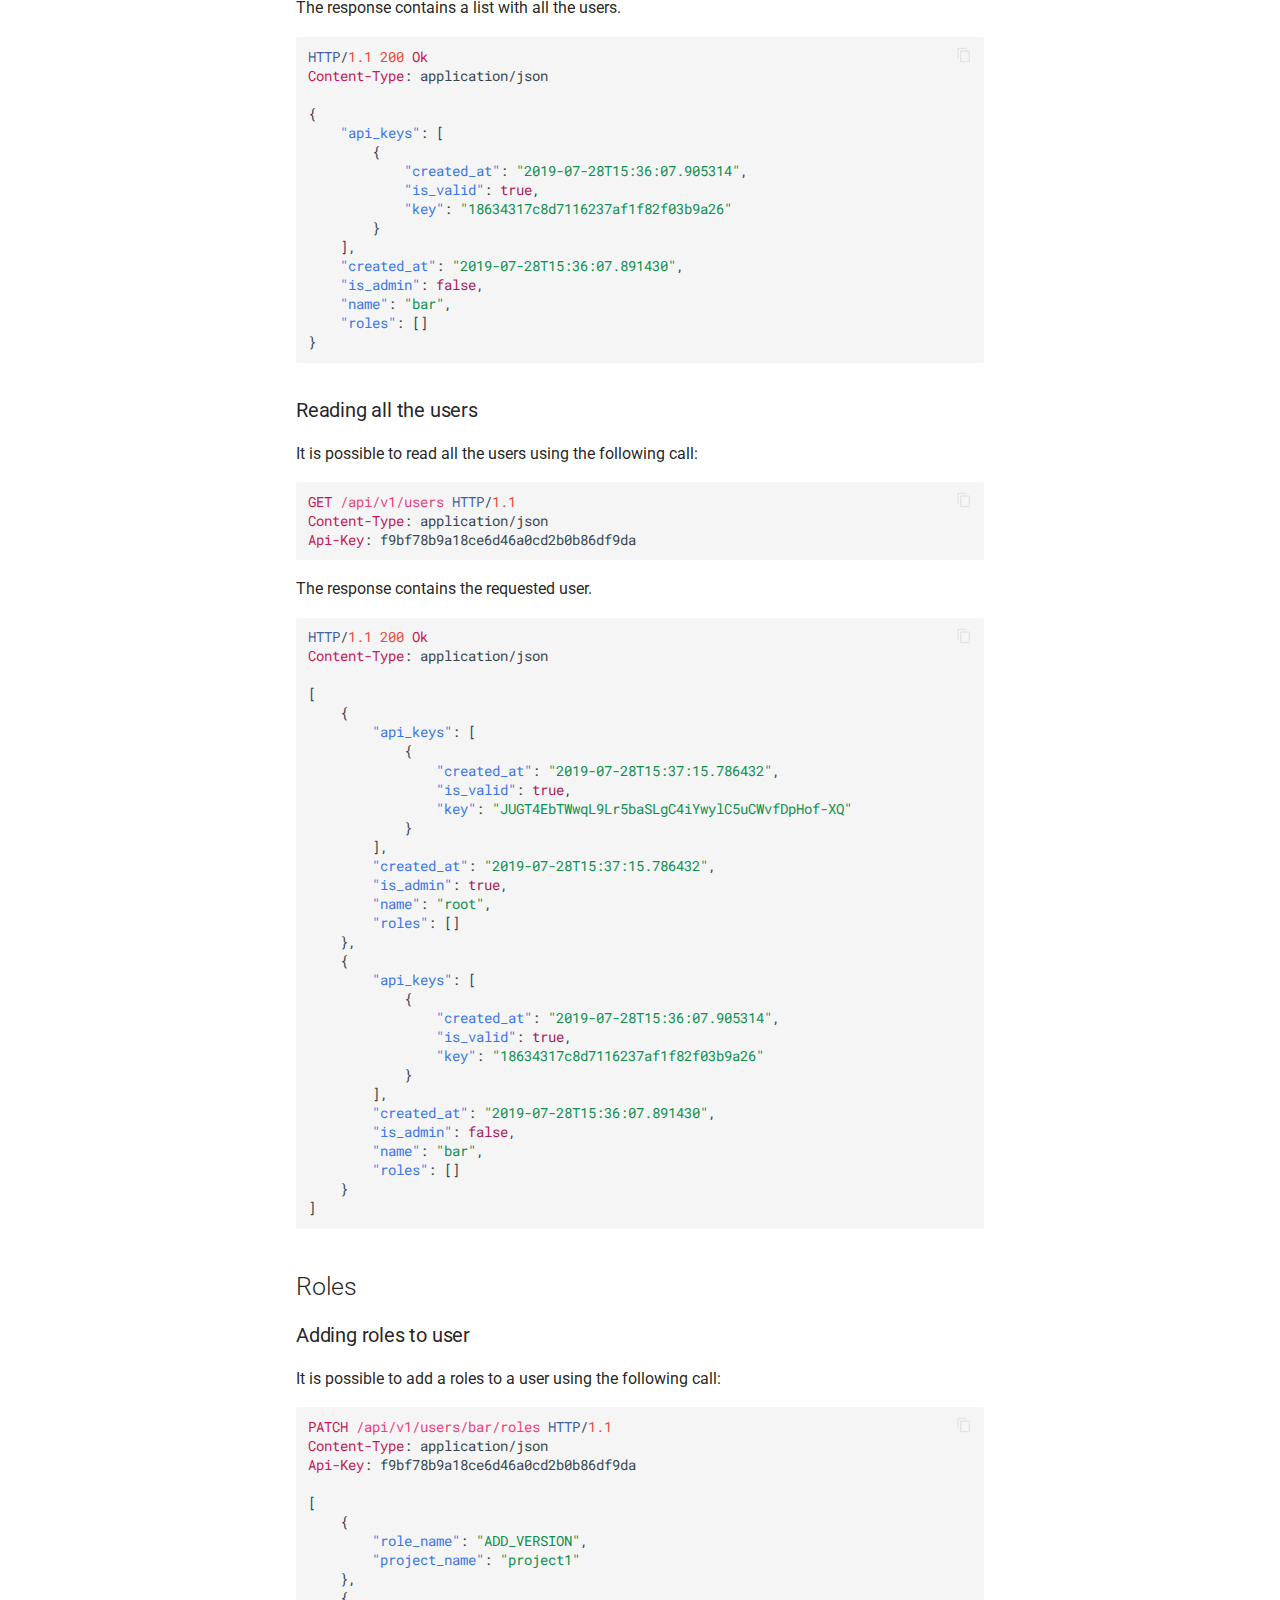
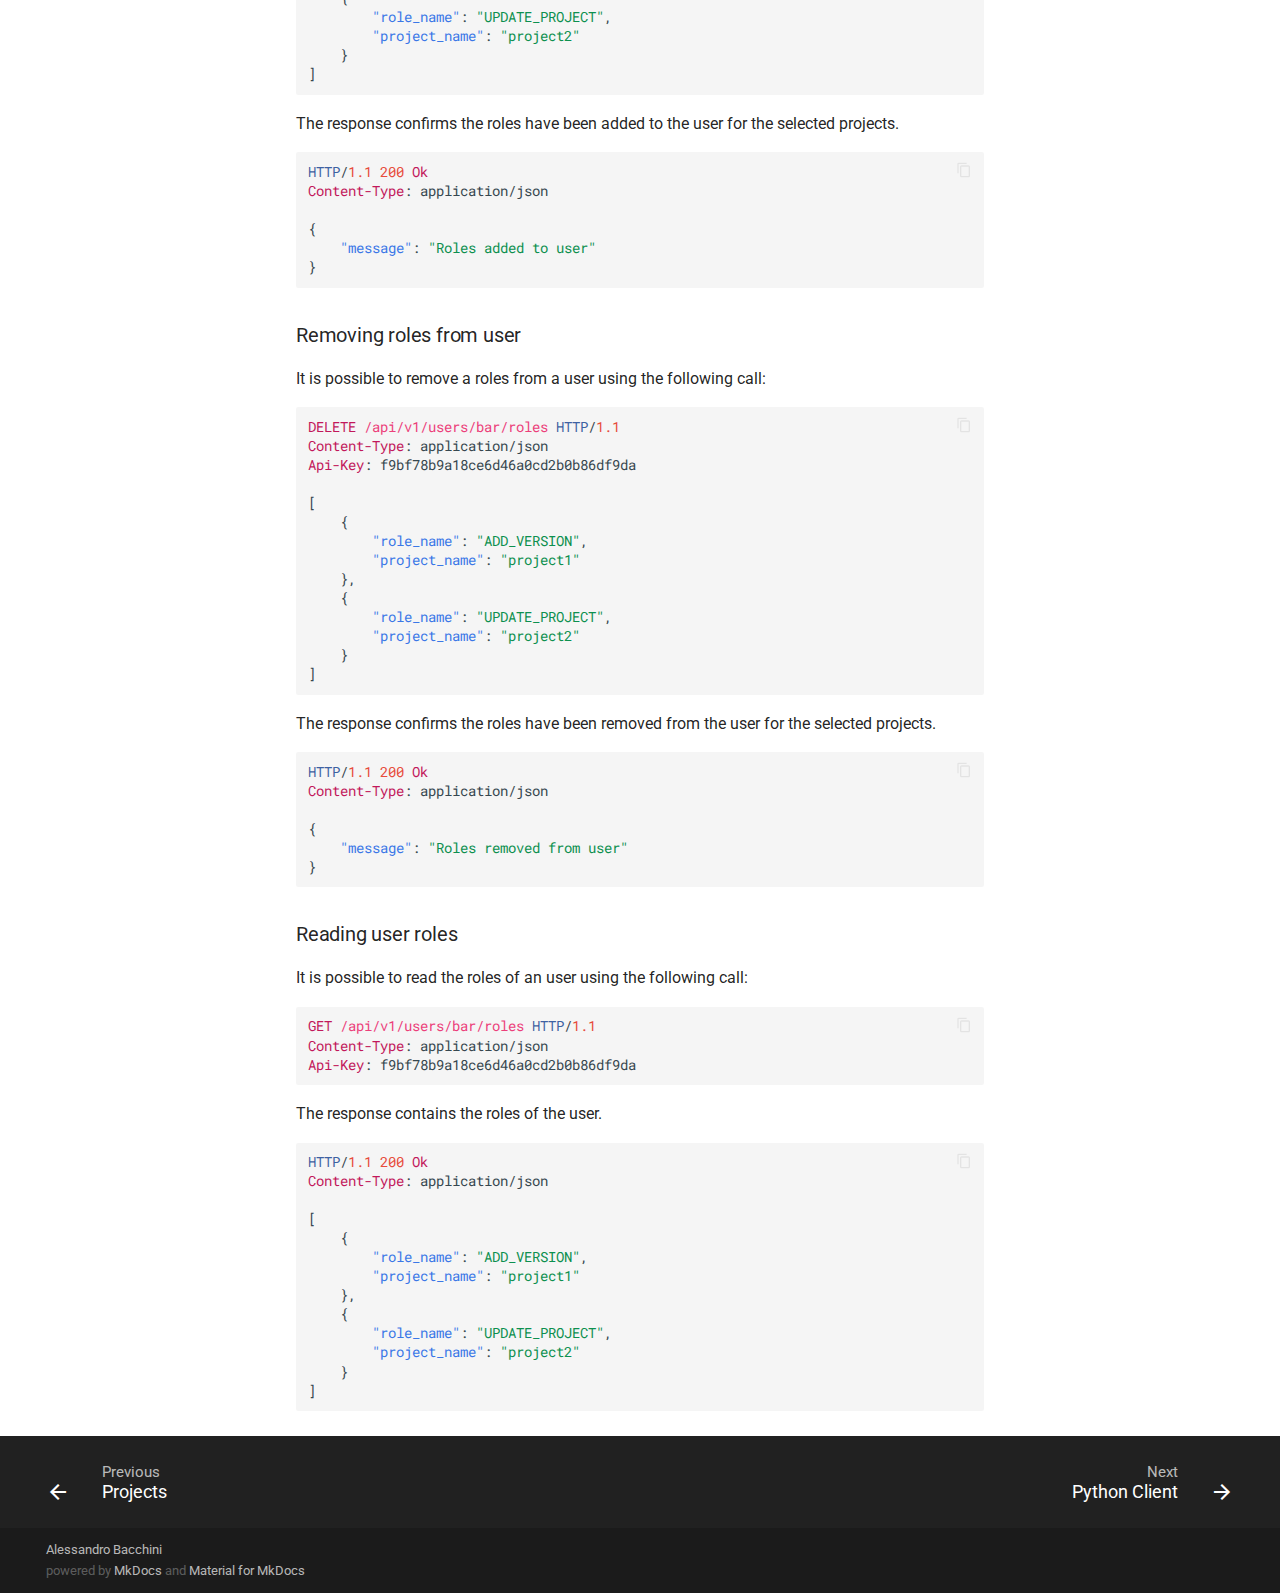
<file: rest_apis/user/index.html>
<!doctype html>
<html lang="en" class="no-js">
  <head>
    
      <meta charset="utf-8">
      <meta name="viewport" content="width=device-width,initial-scale=1">
      <meta http-equiv="x-ua-compatible" content="ie=edge">
      
      
      
        <meta name="author" content="Alessandro Bacchini">
      
      
        <meta name="lang:clipboard.copy" content="Copy to clipboard">
      
        <meta name="lang:clipboard.copied" content="Copied to clipboard">
      
        <meta name="lang:search.language" content="en">
      
        <meta name="lang:search.pipeline.stopwords" content="True">
      
        <meta name="lang:search.pipeline.trimmer" content="True">
      
        <meta name="lang:search.result.none" content="No matching documents">
      
        <meta name="lang:search.result.one" content="1 matching document">
      
        <meta name="lang:search.result.other" content="# matching documents">
      
        <meta name="lang:search.tokenizer" content="[\s\-]+">
      
      <link rel="shortcut icon" href="../../assets/images/favicon.png">
      <meta name="generator" content="mkdocs-1.0.4, mkdocs-material-4.4.0">
    
    
      
        <title>Users - List The Docs</title>
      
    
    
      <link rel="stylesheet" href="../../assets/stylesheets/application.0284f74d.css">
      
        <link rel="stylesheet" href="../../assets/stylesheets/application-palette.01803549.css">
      
      
        
        
        <meta name="theme-color" content="#ffa000">
      
    
    
      <script src="../../assets/javascripts/modernizr.74668098.js"></script>
    
    
      
        <link href="https://fonts.gstatic.com" rel="preconnect" crossorigin>
        <link rel="stylesheet" href="https://fonts.googleapis.com/css?family=Roboto:300,400,400i,700|Roboto+Mono&display=fallback">
        <style>body,input{font-family:"Roboto","Helvetica Neue",Helvetica,Arial,sans-serif}code,kbd,pre{font-family:"Roboto Mono","Courier New",Courier,monospace}</style>
      
    
    <link rel="stylesheet" href="../../assets/fonts/material-icons.css">
    
    
    
      
    
    
  </head>
  
    
    
    <body dir="ltr" data-md-color-primary="amber" data-md-color-accent="indigo">
  
    <svg class="md-svg">
      <defs>
        
        
          <svg xmlns="http://www.w3.org/2000/svg" width="416" height="448" viewBox="0 0 416 448" id="__github"><path fill="currentColor" d="M160 304q0 10-3.125 20.5t-10.75 19T128 352t-18.125-8.5-10.75-19T96 304t3.125-20.5 10.75-19T128 256t18.125 8.5 10.75 19T160 304zm160 0q0 10-3.125 20.5t-10.75 19T288 352t-18.125-8.5-10.75-19T256 304t3.125-20.5 10.75-19T288 256t18.125 8.5 10.75 19T320 304zm40 0q0-30-17.25-51T296 232q-10.25 0-48.75 5.25Q229.5 240 208 240t-39.25-2.75Q130.75 232 120 232q-29.5 0-46.75 21T56 304q0 22 8 38.375t20.25 25.75 30.5 15 35 7.375 37.25 1.75h42q20.5 0 37.25-1.75t35-7.375 30.5-15 20.25-25.75T360 304zm56-44q0 51.75-15.25 82.75-9.5 19.25-26.375 33.25t-35.25 21.5-42.5 11.875-42.875 5.5T212 416q-19.5 0-35.5-.75t-36.875-3.125-38.125-7.5-34.25-12.875T37 371.5t-21.5-28.75Q0 312 0 260q0-59.25 34-99-6.75-20.5-6.75-42.5 0-29 12.75-54.5 27 0 47.5 9.875t47.25 30.875Q171.5 96 212 96q37 0 70 8 26.25-20.5 46.75-30.25T376 64q12.75 25.5 12.75 54.5 0 21.75-6.75 42 34 40 34 99.5z"/></svg>
        
      </defs>
    </svg>
    <input class="md-toggle" data-md-toggle="drawer" type="checkbox" id="__drawer" autocomplete="off">
    <input class="md-toggle" data-md-toggle="search" type="checkbox" id="__search" autocomplete="off">
    <label class="md-overlay" data-md-component="overlay" for="__drawer"></label>
    
      <a href="#project-management" tabindex="1" class="md-skip">
        Skip to content
      </a>
    
    
      <header class="md-header" data-md-component="header">
  <nav class="md-header-nav md-grid">
    <div class="md-flex">
      <div class="md-flex__cell md-flex__cell--shrink">
        <a href="../.." title="List The Docs" class="md-header-nav__button md-logo">
          
            <i class="md-icon"></i>
          
        </a>
      </div>
      <div class="md-flex__cell md-flex__cell--shrink">
        <label class="md-icon md-icon--menu md-header-nav__button" for="__drawer"></label>
      </div>
      <div class="md-flex__cell md-flex__cell--stretch">
        <div class="md-flex__ellipsis md-header-nav__title" data-md-component="title">
          
            <span class="md-header-nav__topic">
              List The Docs
            </span>
            <span class="md-header-nav__topic">
              
                Users
              
            </span>
          
        </div>
      </div>
      <div class="md-flex__cell md-flex__cell--shrink">
        
          <label class="md-icon md-icon--search md-header-nav__button" for="__search"></label>
          
<div class="md-search" data-md-component="search" role="dialog">
  <label class="md-search__overlay" for="__search"></label>
  <div class="md-search__inner" role="search">
    <form class="md-search__form" name="search">
      <input type="text" class="md-search__input" name="query" placeholder="Search" autocapitalize="off" autocorrect="off" autocomplete="off" spellcheck="false" data-md-component="query" data-md-state="active">
      <label class="md-icon md-search__icon" for="__search"></label>
      <button type="reset" class="md-icon md-search__icon" data-md-component="reset" tabindex="-1">
        &#xE5CD;
      </button>
    </form>
    <div class="md-search__output">
      <div class="md-search__scrollwrap" data-md-scrollfix>
        <div class="md-search-result" data-md-component="result">
          <div class="md-search-result__meta">
            Type to start searching
          </div>
          <ol class="md-search-result__list"></ol>
        </div>
      </div>
    </div>
  </div>
</div>
        
      </div>
      
        <div class="md-flex__cell md-flex__cell--shrink">
          <div class="md-header-nav__source">
            


  

<a href="https://github.com/allebacco/listthedocs/" title="Go to repository" class="md-source" data-md-source="github">
  
    <div class="md-source__icon">
      <svg viewBox="0 0 24 24" width="24" height="24">
        <use xlink:href="#__github" width="24" height="24"></use>
      </svg>
    </div>
  
  <div class="md-source__repository">
    GitHub
  </div>
</a>
          </div>
        </div>
      
    </div>
  </nav>
</header>
    
    <div class="md-container">
      
        
      
      
      <main class="md-main">
        <div class="md-main__inner md-grid" data-md-component="container">
          
            
              <div class="md-sidebar md-sidebar--primary" data-md-component="navigation">
                <div class="md-sidebar__scrollwrap">
                  <div class="md-sidebar__inner">
                    <nav class="md-nav md-nav--primary" data-md-level="0">
  <label class="md-nav__title md-nav__title--site" for="__drawer">
    <a href="../.." title="List The Docs" class="md-nav__button md-logo">
      
        <i class="md-icon"></i>
      
    </a>
    List The Docs
  </label>
  
    <div class="md-nav__source">
      


  

<a href="https://github.com/allebacco/listthedocs/" title="Go to repository" class="md-source" data-md-source="github">
  
    <div class="md-source__icon">
      <svg viewBox="0 0 24 24" width="24" height="24">
        <use xlink:href="#__github" width="24" height="24"></use>
      </svg>
    </div>
  
  <div class="md-source__repository">
    GitHub
  </div>
</a>
    </div>
  
  <ul class="md-nav__list" data-md-scrollfix>
    
      
      
      


  <li class="md-nav__item">
    <a href="../.." title="Home" class="md-nav__link">
      Home
    </a>
  </li>

    
      
      
      


  <li class="md-nav__item">
    <a href="../../getting_started/" title="Getting Started" class="md-nav__link">
      Getting Started
    </a>
  </li>

    
      
      
      

  


  <li class="md-nav__item md-nav__item--active md-nav__item--nested">
    
      <input class="md-toggle md-nav__toggle" data-md-toggle="nav-3" type="checkbox" id="nav-3" checked>
    
    <label class="md-nav__link" for="nav-3">
      REST APIs
    </label>
    <nav class="md-nav" data-md-component="collapsible" data-md-level="1">
      <label class="md-nav__title" for="nav-3">
        REST APIs
      </label>
      <ul class="md-nav__list" data-md-scrollfix>
        
        
          
          
          


  <li class="md-nav__item">
    <a href="../project/" title="Projects" class="md-nav__link">
      Projects
    </a>
  </li>

        
          
          
          

  


  <li class="md-nav__item md-nav__item--active">
    
    <input class="md-toggle md-nav__toggle" data-md-toggle="toc" type="checkbox" id="__toc">
    
      
    
    
      <label class="md-nav__link md-nav__link--active" for="__toc">
        Users
      </label>
    
    <a href="./" title="Users" class="md-nav__link md-nav__link--active">
      Users
    </a>
    
      
<nav class="md-nav md-nav--secondary">
  
  
    
  
  
    <label class="md-nav__title" for="__toc">Table of contents</label>
    <ul class="md-nav__list" data-md-scrollfix>
      
        <li class="md-nav__item">
  <a href="#root-user" title="Root user" class="md-nav__link">
    Root user
  </a>
  
</li>
      
        <li class="md-nav__item">
  <a href="#users" title="Users" class="md-nav__link">
    Users
  </a>
  
    <nav class="md-nav">
      <ul class="md-nav__list">
        
          <li class="md-nav__item">
  <a href="#adding-new-user" title="Adding new user" class="md-nav__link">
    Adding new user
  </a>
  
</li>
        
          <li class="md-nav__item">
  <a href="#reading-a-user" title="Reading a user" class="md-nav__link">
    Reading a user
  </a>
  
</li>
        
          <li class="md-nav__item">
  <a href="#reading-all-the-users" title="Reading all the users" class="md-nav__link">
    Reading all the users
  </a>
  
</li>
        
      </ul>
    </nav>
  
</li>
      
        <li class="md-nav__item">
  <a href="#roles" title="Roles" class="md-nav__link">
    Roles
  </a>
  
    <nav class="md-nav">
      <ul class="md-nav__list">
        
          <li class="md-nav__item">
  <a href="#adding-roles-to-user" title="Adding roles to user" class="md-nav__link">
    Adding roles to user
  </a>
  
</li>
        
          <li class="md-nav__item">
  <a href="#removing-roles-from-user" title="Removing roles from user" class="md-nav__link">
    Removing roles from user
  </a>
  
</li>
        
          <li class="md-nav__item">
  <a href="#reading-user-roles" title="Reading user roles" class="md-nav__link">
    Reading user roles
  </a>
  
</li>
        
      </ul>
    </nav>
  
</li>
      
      
      
      
      
    </ul>
  
</nav>
    
  </li>

        
      </ul>
    </nav>
  </li>

    
      
      
      


  <li class="md-nav__item">
    <a href="../../python_client/" title="Python Client" class="md-nav__link">
      Python Client
    </a>
  </li>

    
      
      
      


  <li class="md-nav__item">
    <a href="../../security/" title="Security" class="md-nav__link">
      Security
    </a>
  </li>

    
      
      
      


  <li class="md-nav__item md-nav__item--nested">
    
      <input class="md-toggle md-nav__toggle" data-md-toggle="nav-6" type="checkbox" id="nav-6">
    
    <label class="md-nav__link" for="nav-6">
      About
    </label>
    <nav class="md-nav" data-md-component="collapsible" data-md-level="1">
      <label class="md-nav__title" for="nav-6">
        About
      </label>
      <ul class="md-nav__list" data-md-scrollfix>
        
        
          
          
          


  <li class="md-nav__item">
    <a href="../../about/license/" title="License" class="md-nav__link">
      License
    </a>
  </li>

        
      </ul>
    </nav>
  </li>

    
  </ul>
</nav>
                  </div>
                </div>
              </div>
            
            
              <div class="md-sidebar md-sidebar--secondary" data-md-component="toc">
                <div class="md-sidebar__scrollwrap">
                  <div class="md-sidebar__inner">
                    
<nav class="md-nav md-nav--secondary">
  
  
    
  
  
    <label class="md-nav__title" for="__toc">Table of contents</label>
    <ul class="md-nav__list" data-md-scrollfix>
      
        <li class="md-nav__item">
  <a href="#root-user" title="Root user" class="md-nav__link">
    Root user
  </a>
  
</li>
      
        <li class="md-nav__item">
  <a href="#users" title="Users" class="md-nav__link">
    Users
  </a>
  
    <nav class="md-nav">
      <ul class="md-nav__list">
        
          <li class="md-nav__item">
  <a href="#adding-new-user" title="Adding new user" class="md-nav__link">
    Adding new user
  </a>
  
</li>
        
          <li class="md-nav__item">
  <a href="#reading-a-user" title="Reading a user" class="md-nav__link">
    Reading a user
  </a>
  
</li>
        
          <li class="md-nav__item">
  <a href="#reading-all-the-users" title="Reading all the users" class="md-nav__link">
    Reading all the users
  </a>
  
</li>
        
      </ul>
    </nav>
  
</li>
      
        <li class="md-nav__item">
  <a href="#roles" title="Roles" class="md-nav__link">
    Roles
  </a>
  
    <nav class="md-nav">
      <ul class="md-nav__list">
        
          <li class="md-nav__item">
  <a href="#adding-roles-to-user" title="Adding roles to user" class="md-nav__link">
    Adding roles to user
  </a>
  
</li>
        
          <li class="md-nav__item">
  <a href="#removing-roles-from-user" title="Removing roles from user" class="md-nav__link">
    Removing roles from user
  </a>
  
</li>
        
          <li class="md-nav__item">
  <a href="#reading-user-roles" title="Reading user roles" class="md-nav__link">
    Reading user roles
  </a>
  
</li>
        
      </ul>
    </nav>
  
</li>
      
      
      
      
      
    </ul>
  
</nav>
                  </div>
                </div>
              </div>
            
          
          <div class="md-content">
            <article class="md-content__inner md-typeset">
              
                
                  <a href="https://github.com/allebacco/listthedocs/edit/master/docs/rest_apis/user.md" title="Edit this page" class="md-icon md-content__icon">&#xE3C9;</a>
                
                
                <h1 id="project-management">Project Management</h1>
<p>List The Docs provides a set of REST APIs to manage the users and API access rights
to avoid malicious modifications.</p>
<p>The users REST APIs can be accdessed only from administrators, the users for which
<code>is_admin</code> is <code>true</code>.</p>
<h2 id="root-user">Root user</h2>
<p>At first start, the service creates an administrator users named <em>root</em>.
To authenticate as <em>root</em> user, you should use the API-Key set in the 
<code>ROOT_API_KEY</code> configuration variable.</p>
<h2 id="users">Users</h2>
<h3 id="adding-new-user">Adding new user</h3>
<p>It is possible to add a new user with the following call:</p>
<div class="codehilite"><pre><span></span><span class="nf">POST</span> <span class="nn">/api/v1/users</span> <span class="kr">HTTP</span><span class="o">/</span><span class="m">1.1</span>
<span class="na">Content-Type</span><span class="o">:</span> <span class="l">application/json</span>
<span class="na">Api-Key</span><span class="o">:</span> <span class="l">f9bf78b9a18ce6d46a0cd2b0b86df9da</span>

<span class="p">{</span>
    <span class="nt">&quot;name&quot;</span><span class="p">:</span> <span class="s2">&quot;bar&quot;</span><span class="p">,</span>
    <span class="nt">&quot;is_admin&quot;</span><span class="p">:</span> <span class="kc">false</span>
<span class="p">}</span>
</pre></div>


<table>
<thead>
<tr>
<th align="center">Field</th>
<th align="center">Type</th>
<th align="center">Description</th>
</tr>
</thead>
<tbody>
<tr>
<td align="center">name</td>
<td align="center"><em>str</em></td>
<td align="center">The name of the user</td>
</tr>
<tr>
<td align="center">is_admin</td>
<td align="center"><em>bool</em></td>
<td align="center"><code>true</code> if the user is an administrator (optional, default <code>false</code>)</td>
</tr>
</tbody>
</table>
<p>The response contains the created user with its API-Key for authentication.</p>
<div class="codehilite"><pre><span></span><span class="kr">HTTP</span><span class="o">/</span><span class="m">1.1</span> <span class="m">201</span> <span class="ne">Created</span>
<span class="na">Content-Type</span><span class="o">:</span> <span class="l">application/json</span>

<span class="p">{</span>
    <span class="nt">&quot;api_keys&quot;</span><span class="p">:</span> <span class="p">[</span>
        <span class="p">{</span>
            <span class="nt">&quot;created_at&quot;</span><span class="p">:</span> <span class="s2">&quot;2019-07-28T15:36:07.905314&quot;</span><span class="p">,</span>
            <span class="nt">&quot;is_valid&quot;</span><span class="p">:</span> <span class="kc">true</span><span class="p">,</span>
            <span class="nt">&quot;key&quot;</span><span class="p">:</span> <span class="s2">&quot;JUGT4EbTWwqL9Lr5baSLgC4iYwylC5uCWvfDpHof-XQ&quot;</span>
        <span class="p">}</span>
    <span class="p">],</span>
    <span class="nt">&quot;created_at&quot;</span><span class="p">:</span> <span class="s2">&quot;2019-07-28T15:36:07.891430&quot;</span><span class="p">,</span>
    <span class="nt">&quot;is_admin&quot;</span><span class="p">:</span> <span class="kc">false</span><span class="p">,</span>
    <span class="nt">&quot;name&quot;</span><span class="p">:</span> <span class="s2">&quot;bar&quot;</span><span class="p">,</span>
    <span class="nt">&quot;roles&quot;</span><span class="p">:</span> <span class="p">[]</span>
<span class="p">}</span>
</pre></div>


<p>The API-Key that the new user should use for authentication is in the
<code>api_keys.key</code> field.</p>
<h3 id="reading-a-user">Reading a user</h3>
<p>It is possible to read an user using the following call:</p>
<div class="codehilite"><pre><span></span><span class="nf">GET</span> <span class="nn">/api/v1/users/bar</span> <span class="kr">HTTP</span><span class="o">/</span><span class="m">1.1</span>
<span class="na">Content-Type</span><span class="o">:</span> <span class="l">application/json</span>
<span class="na">Api-Key</span><span class="o">:</span> <span class="l">f9bf78b9a18ce6d46a0cd2b0b86df9da</span>
</pre></div>


<p>The response contains a list with all the users.</p>
<div class="codehilite"><pre><span></span><span class="kr">HTTP</span><span class="o">/</span><span class="m">1.1</span> <span class="m">200</span> <span class="ne">Ok</span>
<span class="na">Content-Type</span><span class="o">:</span> <span class="l">application/json</span>

<span class="p">{</span>
    <span class="nt">&quot;api_keys&quot;</span><span class="p">:</span> <span class="p">[</span>
        <span class="p">{</span>
            <span class="nt">&quot;created_at&quot;</span><span class="p">:</span> <span class="s2">&quot;2019-07-28T15:36:07.905314&quot;</span><span class="p">,</span>
            <span class="nt">&quot;is_valid&quot;</span><span class="p">:</span> <span class="kc">true</span><span class="p">,</span>
            <span class="nt">&quot;key&quot;</span><span class="p">:</span> <span class="s2">&quot;18634317c8d7116237af1f82f03b9a26&quot;</span>
        <span class="p">}</span>
    <span class="p">],</span>
    <span class="nt">&quot;created_at&quot;</span><span class="p">:</span> <span class="s2">&quot;2019-07-28T15:36:07.891430&quot;</span><span class="p">,</span>
    <span class="nt">&quot;is_admin&quot;</span><span class="p">:</span> <span class="kc">false</span><span class="p">,</span>
    <span class="nt">&quot;name&quot;</span><span class="p">:</span> <span class="s2">&quot;bar&quot;</span><span class="p">,</span>
    <span class="nt">&quot;roles&quot;</span><span class="p">:</span> <span class="p">[]</span>
<span class="p">}</span>
</pre></div>


<h3 id="reading-all-the-users">Reading all the users</h3>
<p>It is possible to read all the users using the following call:</p>
<div class="codehilite"><pre><span></span><span class="nf">GET</span> <span class="nn">/api/v1/users</span> <span class="kr">HTTP</span><span class="o">/</span><span class="m">1.1</span>
<span class="na">Content-Type</span><span class="o">:</span> <span class="l">application/json</span>
<span class="na">Api-Key</span><span class="o">:</span> <span class="l">f9bf78b9a18ce6d46a0cd2b0b86df9da</span>
</pre></div>


<p>The response contains the requested user.</p>
<div class="codehilite"><pre><span></span><span class="kr">HTTP</span><span class="o">/</span><span class="m">1.1</span> <span class="m">200</span> <span class="ne">Ok</span>
<span class="na">Content-Type</span><span class="o">:</span> <span class="l">application/json</span>

<span class="p">[</span>
    <span class="p">{</span>
        <span class="nt">&quot;api_keys&quot;</span><span class="p">:</span> <span class="p">[</span>
            <span class="p">{</span>
                <span class="nt">&quot;created_at&quot;</span><span class="p">:</span> <span class="s2">&quot;2019-07-28T15:37:15.786432&quot;</span><span class="p">,</span>
                <span class="nt">&quot;is_valid&quot;</span><span class="p">:</span> <span class="kc">true</span><span class="p">,</span>
                <span class="nt">&quot;key&quot;</span><span class="p">:</span> <span class="s2">&quot;JUGT4EbTWwqL9Lr5baSLgC4iYwylC5uCWvfDpHof-XQ&quot;</span>
            <span class="p">}</span>
        <span class="p">],</span>
        <span class="nt">&quot;created_at&quot;</span><span class="p">:</span> <span class="s2">&quot;2019-07-28T15:37:15.786432&quot;</span><span class="p">,</span>
        <span class="nt">&quot;is_admin&quot;</span><span class="p">:</span> <span class="kc">true</span><span class="p">,</span>
        <span class="nt">&quot;name&quot;</span><span class="p">:</span> <span class="s2">&quot;root&quot;</span><span class="p">,</span>
        <span class="nt">&quot;roles&quot;</span><span class="p">:</span> <span class="p">[]</span>
    <span class="p">},</span>
    <span class="p">{</span>
        <span class="nt">&quot;api_keys&quot;</span><span class="p">:</span> <span class="p">[</span>
            <span class="p">{</span>
                <span class="nt">&quot;created_at&quot;</span><span class="p">:</span> <span class="s2">&quot;2019-07-28T15:36:07.905314&quot;</span><span class="p">,</span>
                <span class="nt">&quot;is_valid&quot;</span><span class="p">:</span> <span class="kc">true</span><span class="p">,</span>
                <span class="nt">&quot;key&quot;</span><span class="p">:</span> <span class="s2">&quot;18634317c8d7116237af1f82f03b9a26&quot;</span>
            <span class="p">}</span>
        <span class="p">],</span>
        <span class="nt">&quot;created_at&quot;</span><span class="p">:</span> <span class="s2">&quot;2019-07-28T15:36:07.891430&quot;</span><span class="p">,</span>
        <span class="nt">&quot;is_admin&quot;</span><span class="p">:</span> <span class="kc">false</span><span class="p">,</span>
        <span class="nt">&quot;name&quot;</span><span class="p">:</span> <span class="s2">&quot;bar&quot;</span><span class="p">,</span>
        <span class="nt">&quot;roles&quot;</span><span class="p">:</span> <span class="p">[]</span>
    <span class="p">}</span>
<span class="p">]</span>
</pre></div>


<h2 id="roles">Roles</h2>
<h3 id="adding-roles-to-user">Adding roles to user</h3>
<p>It is possible to add a roles to a user using the following call:</p>
<div class="codehilite"><pre><span></span><span class="nf">PATCH</span> <span class="nn">/api/v1/users/bar/roles</span> <span class="kr">HTTP</span><span class="o">/</span><span class="m">1.1</span>
<span class="na">Content-Type</span><span class="o">:</span> <span class="l">application/json</span>
<span class="na">Api-Key</span><span class="o">:</span> <span class="l">f9bf78b9a18ce6d46a0cd2b0b86df9da</span>

<span class="p">[</span>
    <span class="p">{</span>
        <span class="nt">&quot;role_name&quot;</span><span class="p">:</span> <span class="s2">&quot;ADD_VERSION&quot;</span><span class="p">,</span>
        <span class="nt">&quot;project_name&quot;</span><span class="p">:</span> <span class="s2">&quot;project1&quot;</span>
    <span class="p">},</span>
    <span class="p">{</span>
        <span class="nt">&quot;role_name&quot;</span><span class="p">:</span> <span class="s2">&quot;UPDATE_PROJECT&quot;</span><span class="p">,</span>
        <span class="nt">&quot;project_name&quot;</span><span class="p">:</span> <span class="s2">&quot;project2&quot;</span>
    <span class="p">}</span>
<span class="p">]</span>
</pre></div>


<p>The response confirms the roles have been added to the user for the selected projects.</p>
<div class="codehilite"><pre><span></span><span class="kr">HTTP</span><span class="o">/</span><span class="m">1.1</span> <span class="m">200</span> <span class="ne">Ok</span>
<span class="na">Content-Type</span><span class="o">:</span> <span class="l">application/json</span>

<span class="p">{</span>
    <span class="nt">&quot;message&quot;</span><span class="p">:</span> <span class="s2">&quot;Roles added to user&quot;</span>
<span class="p">}</span>
</pre></div>


<h3 id="removing-roles-from-user">Removing roles from user</h3>
<p>It is possible to remove a roles from a user using the following call:</p>
<div class="codehilite"><pre><span></span><span class="nf">DELETE</span> <span class="nn">/api/v1/users/bar/roles</span> <span class="kr">HTTP</span><span class="o">/</span><span class="m">1.1</span>
<span class="na">Content-Type</span><span class="o">:</span> <span class="l">application/json</span>
<span class="na">Api-Key</span><span class="o">:</span> <span class="l">f9bf78b9a18ce6d46a0cd2b0b86df9da</span>

<span class="p">[</span>
    <span class="p">{</span>
        <span class="nt">&quot;role_name&quot;</span><span class="p">:</span> <span class="s2">&quot;ADD_VERSION&quot;</span><span class="p">,</span>
        <span class="nt">&quot;project_name&quot;</span><span class="p">:</span> <span class="s2">&quot;project1&quot;</span>
    <span class="p">},</span>
    <span class="p">{</span>
        <span class="nt">&quot;role_name&quot;</span><span class="p">:</span> <span class="s2">&quot;UPDATE_PROJECT&quot;</span><span class="p">,</span>
        <span class="nt">&quot;project_name&quot;</span><span class="p">:</span> <span class="s2">&quot;project2&quot;</span>
    <span class="p">}</span>
<span class="p">]</span>
</pre></div>


<p>The response confirms the roles have been removed from the user for the selected projects.</p>
<div class="codehilite"><pre><span></span><span class="kr">HTTP</span><span class="o">/</span><span class="m">1.1</span> <span class="m">200</span> <span class="ne">Ok</span>
<span class="na">Content-Type</span><span class="o">:</span> <span class="l">application/json</span>

<span class="p">{</span>
    <span class="nt">&quot;message&quot;</span><span class="p">:</span> <span class="s2">&quot;Roles removed from user&quot;</span>
<span class="p">}</span>
</pre></div>


<h3 id="reading-user-roles">Reading user roles</h3>
<p>It is possible to read the roles of an user using the following call:</p>
<div class="codehilite"><pre><span></span><span class="nf">GET</span> <span class="nn">/api/v1/users/bar/roles</span> <span class="kr">HTTP</span><span class="o">/</span><span class="m">1.1</span>
<span class="na">Content-Type</span><span class="o">:</span> <span class="l">application/json</span>
<span class="na">Api-Key</span><span class="o">:</span> <span class="l">f9bf78b9a18ce6d46a0cd2b0b86df9da</span>
</pre></div>


<p>The response contains the roles of the user.</p>
<div class="codehilite"><pre><span></span><span class="kr">HTTP</span><span class="o">/</span><span class="m">1.1</span> <span class="m">200</span> <span class="ne">Ok</span>
<span class="na">Content-Type</span><span class="o">:</span> <span class="l">application/json</span>

<span class="p">[</span>
    <span class="p">{</span>
        <span class="nt">&quot;role_name&quot;</span><span class="p">:</span> <span class="s2">&quot;ADD_VERSION&quot;</span><span class="p">,</span>
        <span class="nt">&quot;project_name&quot;</span><span class="p">:</span> <span class="s2">&quot;project1&quot;</span>
    <span class="p">},</span>
    <span class="p">{</span>
        <span class="nt">&quot;role_name&quot;</span><span class="p">:</span> <span class="s2">&quot;UPDATE_PROJECT&quot;</span><span class="p">,</span>
        <span class="nt">&quot;project_name&quot;</span><span class="p">:</span> <span class="s2">&quot;project2&quot;</span>
    <span class="p">}</span>
<span class="p">]</span>
</pre></div>
                
                  
                
              
              
                


              
            </article>
          </div>
        </div>
      </main>
      
        
<footer class="md-footer">
  
    <div class="md-footer-nav">
      <nav class="md-footer-nav__inner md-grid">
        
          <a href="../project/" title="Projects" class="md-flex md-footer-nav__link md-footer-nav__link--prev" rel="prev">
            <div class="md-flex__cell md-flex__cell--shrink">
              <i class="md-icon md-icon--arrow-back md-footer-nav__button"></i>
            </div>
            <div class="md-flex__cell md-flex__cell--stretch md-footer-nav__title">
              <span class="md-flex__ellipsis">
                <span class="md-footer-nav__direction">
                  Previous
                </span>
                Projects
              </span>
            </div>
          </a>
        
        
          <a href="../../python_client/" title="Python Client" class="md-flex md-footer-nav__link md-footer-nav__link--next" rel="next">
            <div class="md-flex__cell md-flex__cell--stretch md-footer-nav__title">
              <span class="md-flex__ellipsis">
                <span class="md-footer-nav__direction">
                  Next
                </span>
                Python Client
              </span>
            </div>
            <div class="md-flex__cell md-flex__cell--shrink">
              <i class="md-icon md-icon--arrow-forward md-footer-nav__button"></i>
            </div>
          </a>
        
      </nav>
    </div>
  
  <div class="md-footer-meta md-typeset">
    <div class="md-footer-meta__inner md-grid">
      <div class="md-footer-copyright">
        
          <div class="md-footer-copyright__highlight">
            Alessandro Bacchini
          </div>
        
        powered by
        <a href="https://www.mkdocs.org">MkDocs</a>
        and
        <a href="https://squidfunk.github.io/mkdocs-material/">
          Material for MkDocs</a>
      </div>
      
    </div>
  </div>
</footer>
      
    </div>
    
      <script src="../../assets/javascripts/application.245445c6.js"></script>
      
      <script>app.initialize({version:"1.0.4",url:{base:"../.."}})</script>
      
    
  </body>
</html>
</file>
<file: assets/stylesheets/application.0284f74d.css>
@charset "UTF-8";html{box-sizing:border-box}*,:after,:before{box-sizing:inherit}html{-webkit-text-size-adjust:none;-moz-text-size-adjust:none;-ms-text-size-adjust:none;text-size-adjust:none}body{margin:0}hr{overflow:visible;box-sizing:content-box}a{-webkit-text-decoration-skip:objects}a,button,input,label{-webkit-tap-highlight-color:transparent}a{color:inherit;text-decoration:none}small,sub,sup{font-size:80%}sub,sup{position:relative;line-height:0;vertical-align:baseline}sub{bottom:-.25em}sup{top:-.5em}img{border-style:none}table{border-collapse:separate;border-spacing:0}td,th{font-weight:400;vertical-align:top}button{margin:0;padding:0;border:0;outline-style:none;background:transparent;font-size:inherit}input{border:0;outline:0}.md-clipboard:before,.md-icon,.md-nav__button,.md-nav__link:after,.md-nav__title:before,.md-search-result__article--document:before,.md-source-file:before,.md-typeset .admonition>.admonition-title:before,.md-typeset .admonition>summary:before,.md-typeset .critic.comment:before,.md-typeset .footnote-backref,.md-typeset .task-list-control .task-list-indicator:before,.md-typeset details>.admonition-title:before,.md-typeset details>summary:before,.md-typeset summary:after{font-family:Material Icons;font-style:normal;font-variant:normal;font-weight:400;line-height:1;text-transform:none;white-space:nowrap;speak:none;word-wrap:normal;direction:ltr}.md-content__icon,.md-footer-nav__button,.md-header-nav__button,.md-nav__button,.md-nav__title:before,.md-search-result__article--document:before{display:inline-block;margin:.2rem;padding:.4rem;font-size:1.2rem;cursor:pointer}.md-icon--arrow-back:before{content:""}.md-icon--arrow-forward:before{content:""}.md-icon--menu:before{content:""}.md-icon--search:before{content:""}[dir=rtl] .md-icon--arrow-back:before{content:""}[dir=rtl] .md-icon--arrow-forward:before{content:""}body{-webkit-font-smoothing:antialiased;-moz-osx-font-smoothing:grayscale}body,input{color:rgba(0,0,0,.87);-webkit-font-feature-settings:"kern","liga";font-feature-settings:"kern","liga";font-family:Helvetica Neue,Helvetica,Arial,sans-serif}code,kbd,pre{color:rgba(0,0,0,.87);-webkit-font-feature-settings:"kern";font-feature-settings:"kern";font-family:Courier New,Courier,monospace}.md-typeset{font-size:.8rem;line-height:1.6;-webkit-print-color-adjust:exact}.md-typeset blockquote,.md-typeset ol,.md-typeset p,.md-typeset ul{margin:1em 0}.md-typeset h1{margin:0 0 2rem;color:rgba(0,0,0,.54);font-size:1.5625rem;line-height:1.3}.md-typeset h1,.md-typeset h2{font-weight:300;letter-spacing:-.01em}.md-typeset h2{margin:2rem 0 .8rem;font-size:1.25rem;line-height:1.4}.md-typeset h3{margin:1.6rem 0 .8rem;font-size:1rem;font-weight:400;letter-spacing:-.01em;line-height:1.5}.md-typeset h2+h3{margin-top:.8rem}.md-typeset h4{font-size:.8rem}.md-typeset h4,.md-typeset h5,.md-typeset h6{margin:.8rem 0;font-weight:700;letter-spacing:-.01em}.md-typeset h5,.md-typeset h6{color:rgba(0,0,0,.54);font-size:.64rem}.md-typeset h5{text-transform:uppercase}.md-typeset hr{margin:1.5em 0;border-bottom:.05rem dotted rgba(0,0,0,.26)}.md-typeset a{color:#3f51b5;word-break:break-word}.md-typeset a,.md-typeset a:before{transition:color .125s}.md-typeset a:active,.md-typeset a:hover{color:#536dfe}.md-typeset code,.md-typeset pre{background-color:hsla(0,0%,92.5%,.5);color:#37474f;font-size:85%;direction:ltr}.md-typeset code{margin:0 .29412em;padding:.07353em 0;border-radius:.1rem;box-shadow:.29412em 0 0 hsla(0,0%,92.5%,.5),-.29412em 0 0 hsla(0,0%,92.5%,.5);word-break:break-word;-webkit-box-decoration-break:clone;box-decoration-break:clone}.md-typeset h1 code,.md-typeset h2 code,.md-typeset h3 code,.md-typeset h4 code,.md-typeset h5 code,.md-typeset h6 code{margin:0;background-color:transparent;box-shadow:none}.md-typeset a>code{margin:inherit;padding:inherit;border-radius:initial;background-color:inherit;color:inherit;box-shadow:none}.md-typeset pre{position:relative;margin:1em 0;border-radius:.1rem;line-height:1.4;-webkit-overflow-scrolling:touch}.md-typeset pre>code{display:block;margin:0;padding:.525rem .6rem;background-color:transparent;font-size:inherit;box-shadow:none;-webkit-box-decoration-break:slice;box-decoration-break:slice;overflow:auto}.md-typeset pre>code::-webkit-scrollbar{width:.2rem;height:.2rem}.md-typeset pre>code::-webkit-scrollbar-thumb{background-color:rgba(0,0,0,.26)}.md-typeset pre>code::-webkit-scrollbar-thumb:hover{background-color:#536dfe}.md-typeset kbd{padding:0 .29412em;border-radius:.15rem;border:.05rem solid #c9c9c9;border-bottom-color:#bcbcbc;background-color:#fcfcfc;color:#555;font-size:85%;box-shadow:0 .05rem 0 #b0b0b0;word-break:break-word}.md-typeset mark{margin:0 .25em;padding:.0625em 0;border-radius:.1rem;background-color:rgba(255,235,59,.5);box-shadow:.25em 0 0 rgba(255,235,59,.5),-.25em 0 0 rgba(255,235,59,.5);word-break:break-word;-webkit-box-decoration-break:clone;box-decoration-break:clone}.md-typeset abbr{border-bottom:.05rem dotted rgba(0,0,0,.54);text-decoration:none;cursor:help}.md-typeset small{opacity:.75}.md-typeset sub,.md-typeset sup{margin-left:.07812em}[dir=rtl] .md-typeset sub,[dir=rtl] .md-typeset sup{margin-right:.07812em;margin-left:0}.md-typeset blockquote{padding-left:.6rem;border-left:.2rem solid rgba(0,0,0,.26);color:rgba(0,0,0,.54)}[dir=rtl] .md-typeset blockquote{padding-right:.6rem;padding-left:0;border-right:.2rem solid rgba(0,0,0,.26);border-left:initial}.md-typeset ul{list-style-type:disc}.md-typeset ol,.md-typeset ul{margin-left:.625em;padding:0}[dir=rtl] .md-typeset ol,[dir=rtl] .md-typeset ul{margin-right:.625em;margin-left:0}.md-typeset ol ol,.md-typeset ul ol{list-style-type:lower-alpha}.md-typeset ol ol ol,.md-typeset ul ol ol{list-style-type:lower-roman}.md-typeset ol li,.md-typeset ul li{margin-bottom:.5em;margin-left:1.25em}[dir=rtl] .md-typeset ol li,[dir=rtl] .md-typeset ul li{margin-right:1.25em;margin-left:0}.md-typeset ol li blockquote,.md-typeset ol li p,.md-typeset ul li blockquote,.md-typeset ul li p{margin:.5em 0}.md-typeset ol li:last-child,.md-typeset ul li:last-child{margin-bottom:0}.md-typeset ol li ol,.md-typeset ol li ul,.md-typeset ul li ol,.md-typeset ul li ul{margin:.5em 0 .5em .625em}[dir=rtl] .md-typeset ol li ol,[dir=rtl] .md-typeset ol li ul,[dir=rtl] .md-typeset ul li ol,[dir=rtl] .md-typeset ul li ul{margin-right:.625em;margin-left:0}.md-typeset dd{margin:1em 0 1em 1.875em}[dir=rtl] .md-typeset dd{margin-right:1.875em;margin-left:0}.md-typeset iframe,.md-typeset img,.md-typeset svg{max-width:100%}.md-typeset table:not([class]){box-shadow:0 2px 2px 0 rgba(0,0,0,.14),0 1px 5px 0 rgba(0,0,0,.12),0 3px 1px -2px rgba(0,0,0,.2);display:inline-block;max-width:100%;border-radius:.1rem;font-size:.64rem;overflow:auto;-webkit-overflow-scrolling:touch}.md-typeset table:not([class])+*{margin-top:1.5em}.md-typeset table:not([class]) td:not([align]),.md-typeset table:not([class]) th:not([align]){text-align:left}[dir=rtl] .md-typeset table:not([class]) td:not([align]),[dir=rtl] .md-typeset table:not([class]) th:not([align]){text-align:right}.md-typeset table:not([class]) th{min-width:5rem;padding:.6rem .8rem;background-color:rgba(0,0,0,.54);color:#fff;vertical-align:top}.md-typeset table:not([class]) td{padding:.6rem .8rem;border-top:.05rem solid rgba(0,0,0,.07);vertical-align:top}.md-typeset table:not([class]) tr{transition:background-color .125s}.md-typeset table:not([class]) tr:hover{background-color:rgba(0,0,0,.035);box-shadow:inset 0 .05rem 0 #fff}.md-typeset table:not([class]) tr:first-child td{border-top:0}.md-typeset table:not([class]) a{word-break:normal}.md-typeset__scrollwrap{margin:1em -.8rem;overflow-x:auto;-webkit-overflow-scrolling:touch}.md-typeset .md-typeset__table{display:inline-block;margin-bottom:.5em;padding:0 .8rem}.md-typeset .md-typeset__table table{display:table;width:100%;margin:0;overflow:hidden}html{font-size:125%;overflow-x:hidden}body,html{height:100%}body{position:relative;font-size:.5rem}hr{display:block;height:.05rem;padding:0;border:0}.md-svg{display:none}.md-grid{max-width:61rem;margin-right:auto;margin-left:auto}.md-container,.md-main{overflow:auto}.md-container{display:table;width:100%;height:100%;padding-top:2.4rem;table-layout:fixed}.md-main{display:table-row;height:100%}.md-main__inner{height:100%;padding-top:1.5rem;padding-bottom:.05rem}.md-toggle{display:none}.md-overlay{position:fixed;top:0;width:0;height:0;transition:width 0s .25s,height 0s .25s,opacity .25s;background-color:rgba(0,0,0,.54);opacity:0;z-index:3}.md-flex{display:table}.md-flex__cell{display:table-cell;position:relative;vertical-align:top}.md-flex__cell--shrink{width:0}.md-flex__cell--stretch{display:table;width:100%;table-layout:fixed}.md-flex__ellipsis{display:table-cell;text-overflow:ellipsis;white-space:nowrap;overflow:hidden}.md-skip{position:fixed;width:.05rem;height:.05rem;margin:.5rem;padding:.3rem .5rem;-webkit-transform:translateY(.4rem);transform:translateY(.4rem);border-radius:.1rem;background-color:rgba(0,0,0,.87);color:#fff;font-size:.64rem;opacity:0;overflow:hidden}.md-skip:focus{width:auto;height:auto;clip:auto;-webkit-transform:translateX(0);transform:translateX(0);transition:opacity .175s 75ms,-webkit-transform .25s cubic-bezier(.4,0,.2,1);transition:transform .25s cubic-bezier(.4,0,.2,1),opacity .175s 75ms;transition:transform .25s cubic-bezier(.4,0,.2,1),opacity .175s 75ms,-webkit-transform .25s cubic-bezier(.4,0,.2,1);opacity:1;z-index:10}@page{margin:25mm}.md-clipboard{position:absolute;top:.3rem;right:.3rem;width:1.4rem;height:1.4rem;border-radius:.1rem;font-size:.8rem;cursor:pointer;z-index:1;-webkit-backface-visibility:hidden;backface-visibility:hidden}.md-clipboard:before{transition:color .25s,opacity .25s;color:rgba(0,0,0,.07);content:"\E14D"}.codehilite:hover .md-clipboard:before,.md-typeset .highlight:hover .md-clipboard:before,pre:hover .md-clipboard:before{color:rgba(0,0,0,.54)}.md-clipboard:focus:before,.md-clipboard:hover:before{color:#536dfe}.md-clipboard__message{display:block;position:absolute;top:0;right:1.7rem;padding:.3rem .5rem;-webkit-transform:translateX(.4rem);transform:translateX(.4rem);transition:opacity .175s,-webkit-transform .25s cubic-bezier(.9,.1,.9,0);transition:transform .25s cubic-bezier(.9,.1,.9,0),opacity .175s;transition:transform .25s cubic-bezier(.9,.1,.9,0),opacity .175s,-webkit-transform .25s cubic-bezier(.9,.1,.9,0);border-radius:.1rem;background-color:rgba(0,0,0,.54);color:#fff;font-size:.64rem;white-space:nowrap;opacity:0;pointer-events:none}.md-clipboard__message--active{-webkit-transform:translateX(0);transform:translateX(0);transition:opacity .175s 75ms,-webkit-transform .25s cubic-bezier(.4,0,.2,1);transition:transform .25s cubic-bezier(.4,0,.2,1),opacity .175s 75ms;transition:transform .25s cubic-bezier(.4,0,.2,1),opacity .175s 75ms,-webkit-transform .25s cubic-bezier(.4,0,.2,1);opacity:1;pointer-events:auto}.md-clipboard__message:before{content:attr(aria-label)}.md-clipboard__message:after{display:block;position:absolute;top:50%;right:-.2rem;width:0;margin-top:-.2rem;border-color:transparent rgba(0,0,0,.54);border-style:solid;border-width:.2rem 0 .2rem .2rem;content:""}.md-content__inner{margin:0 .8rem 1.2rem;padding-top:.6rem}.md-content__inner:before{display:block;height:.4rem;content:""}.md-content__inner>:last-child{margin-bottom:0}.md-content__icon{position:relative;margin:.4rem 0;padding:0;float:right}.md-typeset .md-content__icon{color:rgba(0,0,0,.26)}.md-header{position:fixed;top:0;right:0;left:0;height:2.4rem;transition:background-color .25s,color .25s;background-color:#3f51b5;color:#fff;box-shadow:none;z-index:2;-webkit-backface-visibility:hidden;backface-visibility:hidden}.no-js .md-header{transition:none;box-shadow:none}.md-header[data-md-state=shadow]{transition:background-color .25s,color .25s,box-shadow .25s;box-shadow:0 0 .2rem rgba(0,0,0,.1),0 .2rem .4rem rgba(0,0,0,.2)}.md-header-nav{padding:0 .2rem}.md-header-nav__button{position:relative;transition:opacity .25s;z-index:1}.md-header-nav__button:hover{opacity:.7}.md-header-nav__button.md-logo *{display:block}.no-js .md-header-nav__button.md-icon--search{display:none}.md-header-nav__topic{display:block;position:absolute;transition:opacity .15s,-webkit-transform .4s cubic-bezier(.1,.7,.1,1);transition:transform .4s cubic-bezier(.1,.7,.1,1),opacity .15s;transition:transform .4s cubic-bezier(.1,.7,.1,1),opacity .15s,-webkit-transform .4s cubic-bezier(.1,.7,.1,1);text-overflow:ellipsis;white-space:nowrap;overflow:hidden}.md-header-nav__topic+.md-header-nav__topic{-webkit-transform:translateX(1.25rem);transform:translateX(1.25rem);transition:opacity .15s,-webkit-transform .4s cubic-bezier(1,.7,.1,.1);transition:transform .4s cubic-bezier(1,.7,.1,.1),opacity .15s;transition:transform .4s cubic-bezier(1,.7,.1,.1),opacity .15s,-webkit-transform .4s cubic-bezier(1,.7,.1,.1);opacity:0;z-index:-1;pointer-events:none}[dir=rtl] .md-header-nav__topic+.md-header-nav__topic{-webkit-transform:translateX(-1.25rem);transform:translateX(-1.25rem)}.no-js .md-header-nav__topic{position:static}.no-js .md-header-nav__topic+.md-header-nav__topic{display:none}.md-header-nav__title{padding:0 1rem;font-size:.9rem;line-height:2.4rem}.md-header-nav__title[data-md-state=active] .md-header-nav__topic{-webkit-transform:translateX(-1.25rem);transform:translateX(-1.25rem);transition:opacity .15s,-webkit-transform .4s cubic-bezier(1,.7,.1,.1);transition:transform .4s cubic-bezier(1,.7,.1,.1),opacity .15s;transition:transform .4s cubic-bezier(1,.7,.1,.1),opacity .15s,-webkit-transform .4s cubic-bezier(1,.7,.1,.1);opacity:0;z-index:-1;pointer-events:none}[dir=rtl] .md-header-nav__title[data-md-state=active] .md-header-nav__topic{-webkit-transform:translateX(1.25rem);transform:translateX(1.25rem)}.md-header-nav__title[data-md-state=active] .md-header-nav__topic+.md-header-nav__topic{-webkit-transform:translateX(0);transform:translateX(0);transition:opacity .15s,-webkit-transform .4s cubic-bezier(.1,.7,.1,1);transition:transform .4s cubic-bezier(.1,.7,.1,1),opacity .15s;transition:transform .4s cubic-bezier(.1,.7,.1,1),opacity .15s,-webkit-transform .4s cubic-bezier(.1,.7,.1,1);opacity:1;z-index:0;pointer-events:auto}.md-header-nav__source{display:none}.md-hero{transition:background .25s;background-color:#3f51b5;color:#fff;font-size:1rem;overflow:hidden}.md-hero__inner{margin-top:1rem;padding:.8rem .8rem .4rem;transition:opacity .25s,-webkit-transform .4s cubic-bezier(.1,.7,.1,1);transition:transform .4s cubic-bezier(.1,.7,.1,1),opacity .25s;transition:transform .4s cubic-bezier(.1,.7,.1,1),opacity .25s,-webkit-transform .4s cubic-bezier(.1,.7,.1,1);transition-delay:.1s}[data-md-state=hidden] .md-hero__inner{pointer-events:none;-webkit-transform:translateY(.625rem);transform:translateY(.625rem);transition:opacity .1s 0s,-webkit-transform 0s .4s;transition:transform 0s .4s,opacity .1s 0s;transition:transform 0s .4s,opacity .1s 0s,-webkit-transform 0s .4s;opacity:0}.md-hero--expand .md-hero__inner{margin-bottom:1.2rem}.md-footer-nav{background-color:rgba(0,0,0,.87);color:#fff}.md-footer-nav__inner{padding:.2rem;overflow:auto}.md-footer-nav__link{padding-top:1.4rem;padding-bottom:.4rem;transition:opacity .25s}.md-footer-nav__link:hover{opacity:.7}.md-footer-nav__link--prev{width:25%;float:left}[dir=rtl] .md-footer-nav__link--prev{float:right}.md-footer-nav__link--next{width:75%;float:right;text-align:right}[dir=rtl] .md-footer-nav__link--next{float:left;text-align:left}.md-footer-nav__button{transition:background .25s}.md-footer-nav__title{position:relative;padding:0 1rem;font-size:.9rem;line-height:2.4rem}.md-footer-nav__direction{position:absolute;right:0;left:0;margin-top:-1rem;padding:0 1rem;color:hsla(0,0%,100%,.7);font-size:.75rem}.md-footer-meta{background-color:rgba(0,0,0,.895)}.md-footer-meta__inner{padding:.2rem;overflow:auto}html .md-footer-meta.md-typeset a{color:hsla(0,0%,100%,.7)}html .md-footer-meta.md-typeset a:focus,html .md-footer-meta.md-typeset a:hover{color:#fff}.md-footer-copyright{margin:0 .6rem;padding:.4rem 0;color:hsla(0,0%,100%,.3);font-size:.64rem}.md-footer-copyright__highlight{color:hsla(0,0%,100%,.7)}.md-footer-social{margin:0 .4rem;padding:.2rem 0 .6rem}.md-footer-social__link{display:inline-block;width:1.6rem;height:1.6rem;font-size:.8rem;text-align:center}.md-footer-social__link:before{line-height:1.9}.md-nav{font-size:.7rem;line-height:1.3}.md-nav__title{display:block;padding:0 .6rem;font-weight:700;text-overflow:ellipsis;overflow:hidden}.md-nav__title:before{display:none;content:"\E5C4"}[dir=rtl] .md-nav__title:before{content:"\E5C8"}.md-nav__title .md-nav__button{display:none}.md-nav__list{margin:0;padding:0;list-style:none}.md-nav__item{padding:0 .6rem}.md-nav__item:last-child{padding-bottom:.6rem}.md-nav__item .md-nav__item{padding-right:0}[dir=rtl] .md-nav__item .md-nav__item{padding-right:.6rem;padding-left:0}.md-nav__item .md-nav__item:last-child{padding-bottom:0}.md-nav__button img{width:100%;height:auto}.md-nav__link{display:block;margin-top:.625em;transition:color .125s;text-overflow:ellipsis;cursor:pointer;overflow:hidden}.md-nav__item--nested>.md-nav__link:after{content:"\E313"}html .md-nav__link[for=__toc],html .md-nav__link[for=__toc]+.md-nav__link:after,html .md-nav__link[for=__toc]~.md-nav{display:none}.md-nav__link[data-md-state=blur]{color:rgba(0,0,0,.54)}.md-nav__link--active,.md-nav__link:active{color:#3f51b5}.md-nav__item--nested>.md-nav__link{color:inherit}.md-nav__link:focus,.md-nav__link:hover{color:#536dfe}.md-nav__source,.no-js .md-search{display:none}.md-search__overlay{opacity:0;z-index:1}.md-search__form{position:relative}.md-search__input{position:relative;padding:0 2.2rem 0 3.6rem;text-overflow:ellipsis;z-index:2}[dir=rtl] .md-search__input{padding:0 3.6rem 0 2.2rem}.md-search__input::-webkit-input-placeholder{transition:color .25s cubic-bezier(.1,.7,.1,1)}.md-search__input::-moz-placeholder{transition:color .25s cubic-bezier(.1,.7,.1,1)}.md-search__input:-ms-input-placeholder{transition:color .25s cubic-bezier(.1,.7,.1,1)}.md-search__input::-ms-input-placeholder{transition:color .25s cubic-bezier(.1,.7,.1,1)}.md-search__input::placeholder{transition:color .25s cubic-bezier(.1,.7,.1,1)}.md-search__input::-webkit-input-placeholder,.md-search__input~.md-search__icon{color:rgba(0,0,0,.54)}.md-search__input::-moz-placeholder,.md-search__input~.md-search__icon{color:rgba(0,0,0,.54)}.md-search__input:-ms-input-placeholder,.md-search__input~.md-search__icon{color:rgba(0,0,0,.54)}.md-search__input::-ms-input-placeholder,.md-search__input~.md-search__icon{color:rgba(0,0,0,.54)}.md-search__input::placeholder,.md-search__input~.md-search__icon{color:rgba(0,0,0,.54)}.md-search__input::-ms-clear{display:none}.md-search__icon{position:absolute;transition:color .25s cubic-bezier(.1,.7,.1,1),opacity .25s;font-size:1.2rem;cursor:pointer;z-index:2}.md-search__icon:hover{opacity:.7}.md-search__icon[for=__search]{top:.3rem;left:.5rem}[dir=rtl] .md-search__icon[for=__search]{right:.5rem;left:auto}.md-search__icon[for=__search]:before{content:"\E8B6"}.md-search__icon[type=reset]{top:.3rem;right:.5rem;-webkit-transform:scale(.125);transform:scale(.125);transition:opacity .15s,-webkit-transform .15s cubic-bezier(.1,.7,.1,1);transition:transform .15s cubic-bezier(.1,.7,.1,1),opacity .15s;transition:transform .15s cubic-bezier(.1,.7,.1,1),opacity .15s,-webkit-transform .15s cubic-bezier(.1,.7,.1,1);opacity:0}[dir=rtl] .md-search__icon[type=reset]{right:auto;left:.5rem}[data-md-toggle=search]:checked~.md-header .md-search__input:valid~.md-search__icon[type=reset]{-webkit-transform:scale(1);transform:scale(1);opacity:1}[data-md-toggle=search]:checked~.md-header .md-search__input:valid~.md-search__icon[type=reset]:hover{opacity:.7}.md-search__output{position:absolute;width:100%;border-radius:0 0 .1rem .1rem;overflow:hidden;z-index:1}.md-search__scrollwrap{height:100%;background-color:#fff;box-shadow:inset 0 .05rem 0 rgba(0,0,0,.07);overflow-y:auto;-webkit-overflow-scrolling:touch}.md-search-result{color:rgba(0,0,0,.87);word-break:break-word}.md-search-result__meta{padding:0 .8rem;background-color:rgba(0,0,0,.07);color:rgba(0,0,0,.54);font-size:.64rem;line-height:1.8rem}.md-search-result__list{margin:0;padding:0;border-top:.05rem solid rgba(0,0,0,.07);list-style:none}.md-search-result__item{box-shadow:0 -.05rem 0 rgba(0,0,0,.07)}.md-search-result__link{display:block;transition:background .25s;outline:0;overflow:hidden}.md-search-result__link:hover,.md-search-result__link[data-md-state=active]{background-color:rgba(83,109,254,.1)}.md-search-result__link:hover .md-search-result__article:before,.md-search-result__link[data-md-state=active] .md-search-result__article:before{opacity:.7}.md-search-result__link:last-child .md-search-result__teaser{margin-bottom:.6rem}.md-search-result__article{position:relative;padding:0 .8rem;overflow:auto}.md-search-result__article--document:before{position:absolute;left:0;margin:.1rem;transition:opacity .25s;color:rgba(0,0,0,.54);content:"\E880"}[dir=rtl] .md-search-result__article--document:before{right:0;left:auto}.md-search-result__article--document .md-search-result__title{margin:.55rem 0;font-size:.8rem;font-weight:400;line-height:1.4}.md-search-result__title{margin:.5em 0;font-size:.64rem;font-weight:700;line-height:1.4}.md-search-result__teaser{display:-webkit-box;max-height:1.65rem;margin:.5em 0;color:rgba(0,0,0,.54);font-size:.64rem;line-height:1.4;text-overflow:ellipsis;overflow:hidden;-webkit-line-clamp:2}.md-search-result em{font-style:normal;font-weight:700;text-decoration:underline}.md-sidebar{position:absolute;width:12.1rem;padding:1.2rem 0;overflow:hidden}.md-sidebar[data-md-state=lock]{position:fixed;top:2.4rem}.md-sidebar--secondary{display:none}.md-sidebar__scrollwrap{max-height:100%;margin:0 .2rem;overflow-y:auto;-webkit-backface-visibility:hidden;backface-visibility:hidden}.md-sidebar__scrollwrap::-webkit-scrollbar{width:.2rem;height:.2rem}.md-sidebar__scrollwrap::-webkit-scrollbar-thumb{background-color:rgba(0,0,0,.26)}.md-sidebar__scrollwrap::-webkit-scrollbar-thumb:hover{background-color:#536dfe}@-webkit-keyframes md-source__facts--done{0%{height:0}to{height:.65rem}}@keyframes md-source__facts--done{0%{height:0}to{height:.65rem}}@-webkit-keyframes md-source__fact--done{0%{-webkit-transform:translateY(100%);transform:translateY(100%);opacity:0}50%{opacity:0}to{-webkit-transform:translateY(0);transform:translateY(0);opacity:1}}@keyframes md-source__fact--done{0%{-webkit-transform:translateY(100%);transform:translateY(100%);opacity:0}50%{opacity:0}to{-webkit-transform:translateY(0);transform:translateY(0);opacity:1}}.md-source{display:block;padding-right:.6rem;transition:opacity .25s;font-size:.65rem;line-height:1.2;white-space:nowrap}[dir=rtl] .md-source{padding-right:0;padding-left:.6rem}.md-source:hover{opacity:.7}.md-source:after,.md-source__icon{display:inline-block;height:2.4rem;content:"";vertical-align:middle}.md-source__icon{width:2.4rem}.md-source__icon svg{width:1.2rem;height:1.2rem;margin-top:.6rem;margin-left:.6rem}[dir=rtl] .md-source__icon svg{margin-right:.6rem;margin-left:0}.md-source__icon+.md-source__repository{margin-left:-2rem;padding-left:2rem}[dir=rtl] .md-source__icon+.md-source__repository{margin-right:-2rem;margin-left:0;padding-right:2rem;padding-left:0}.md-source__repository{display:inline-block;max-width:100%;margin-left:.6rem;font-weight:700;text-overflow:ellipsis;overflow:hidden;vertical-align:middle}.md-source__facts{margin:0;padding:0;font-size:.55rem;font-weight:700;list-style-type:none;opacity:.75;overflow:hidden}[data-md-state=done] .md-source__facts{-webkit-animation:md-source__facts--done .25s ease-in;animation:md-source__facts--done .25s ease-in}.md-source__fact{float:left}[dir=rtl] .md-source__fact{float:right}[data-md-state=done] .md-source__fact{-webkit-animation:md-source__fact--done .4s ease-out;animation:md-source__fact--done .4s ease-out}.md-source__fact:before{margin:0 .1rem;content:"\00B7"}.md-source__fact:first-child:before{display:none}.md-source-file{display:inline-block;margin:1em .5em 1em 0;padding-right:.25rem;border-radius:.1rem;background-color:rgba(0,0,0,.07);font-size:.64rem;list-style-type:none;cursor:pointer;overflow:hidden}.md-source-file:before{display:inline-block;margin-right:.25rem;padding:.25rem;background-color:rgba(0,0,0,.26);color:#fff;font-size:.8rem;content:"\E86F";vertical-align:middle}html .md-source-file{transition:background .4s,color .4s,box-shadow .4s cubic-bezier(.4,0,.2,1)}html .md-source-file:before{transition:inherit}html body .md-typeset .md-source-file{color:rgba(0,0,0,.54)}.md-source-file:hover{box-shadow:0 0 8px rgba(0,0,0,.18),0 8px 16px rgba(0,0,0,.36)}.md-source-file:hover:before{background-color:#536dfe}.md-tabs{width:100%;transition:background .25s;background-color:#3f51b5;color:#fff;overflow:auto}.md-tabs__list{margin:0 0 0 .2rem;padding:0;list-style:none;white-space:nowrap}.md-tabs__item{display:inline-block;height:2.4rem;padding-right:.6rem;padding-left:.6rem}.md-tabs__link{display:block;margin-top:.8rem;transition:opacity .25s,-webkit-transform .4s cubic-bezier(.1,.7,.1,1);transition:transform .4s cubic-bezier(.1,.7,.1,1),opacity .25s;transition:transform .4s cubic-bezier(.1,.7,.1,1),opacity .25s,-webkit-transform .4s cubic-bezier(.1,.7,.1,1);font-size:.7rem;opacity:.7}.md-tabs__link--active,.md-tabs__link:hover{color:inherit;opacity:1}.md-tabs__item:nth-child(2) .md-tabs__link{transition-delay:.02s}.md-tabs__item:nth-child(3) .md-tabs__link{transition-delay:.04s}.md-tabs__item:nth-child(4) .md-tabs__link{transition-delay:.06s}.md-tabs__item:nth-child(5) .md-tabs__link{transition-delay:.08s}.md-tabs__item:nth-child(6) .md-tabs__link{transition-delay:.1s}.md-tabs__item:nth-child(7) .md-tabs__link{transition-delay:.12s}.md-tabs__item:nth-child(8) .md-tabs__link{transition-delay:.14s}.md-tabs__item:nth-child(9) .md-tabs__link{transition-delay:.16s}.md-tabs__item:nth-child(10) .md-tabs__link{transition-delay:.18s}.md-tabs__item:nth-child(11) .md-tabs__link{transition-delay:.2s}.md-tabs__item:nth-child(12) .md-tabs__link{transition-delay:.22s}.md-tabs__item:nth-child(13) .md-tabs__link{transition-delay:.24s}.md-tabs__item:nth-child(14) .md-tabs__link{transition-delay:.26s}.md-tabs__item:nth-child(15) .md-tabs__link{transition-delay:.28s}.md-tabs__item:nth-child(16) .md-tabs__link{transition-delay:.3s}.md-tabs[data-md-state=hidden]{pointer-events:none}.md-tabs[data-md-state=hidden] .md-tabs__link{-webkit-transform:translateY(50%);transform:translateY(50%);transition:color .25s,opacity .1s,-webkit-transform 0s .4s;transition:color .25s,transform 0s .4s,opacity .1s;transition:color .25s,transform 0s .4s,opacity .1s,-webkit-transform 0s .4s;opacity:0}.md-typeset .admonition,.md-typeset details{box-shadow:0 2px 2px 0 rgba(0,0,0,.14),0 1px 5px 0 rgba(0,0,0,.12),0 3px 1px -2px rgba(0,0,0,.2);position:relative;margin:1.5625em 0;padding:0 .6rem;border-left:.2rem solid #448aff;border-radius:.1rem;font-size:.64rem;overflow:auto}[dir=rtl] .md-typeset .admonition,[dir=rtl] .md-typeset details{border-right:.2rem solid #448aff;border-left:none}html .md-typeset .admonition>:last-child,html .md-typeset details>:last-child{margin-bottom:.6rem}.md-typeset .admonition .admonition,.md-typeset .admonition details,.md-typeset details .admonition,.md-typeset details details{margin:1em 0}.md-typeset .admonition>.admonition-title,.md-typeset .admonition>summary,.md-typeset details>.admonition-title,.md-typeset details>summary{margin:0 -.6rem;padding:.4rem .6rem .4rem 2rem;border-bottom:.05rem solid rgba(68,138,255,.1);background-color:rgba(68,138,255,.1);font-weight:700}[dir=rtl] .md-typeset .admonition>.admonition-title,[dir=rtl] .md-typeset .admonition>summary,[dir=rtl] .md-typeset details>.admonition-title,[dir=rtl] .md-typeset details>summary{padding:.4rem 2rem .4rem .6rem}.md-typeset .admonition>.admonition-title:last-child,.md-typeset .admonition>summary:last-child,.md-typeset details>.admonition-title:last-child,.md-typeset details>summary:last-child{margin-bottom:0}.md-typeset .admonition>.admonition-title:before,.md-typeset .admonition>summary:before,.md-typeset details>.admonition-title:before,.md-typeset details>summary:before{position:absolute;left:.6rem;color:#448aff;font-size:1rem;content:"\E3C9"}[dir=rtl] .md-typeset .admonition>.admonition-title:before,[dir=rtl] .md-typeset .admonition>summary:before,[dir=rtl] .md-typeset details>.admonition-title:before,[dir=rtl] .md-typeset details>summary:before{right:.6rem;left:auto}.md-typeset .admonition.abstract,.md-typeset .admonition.summary,.md-typeset .admonition.tldr,.md-typeset details.abstract,.md-typeset details.summary,.md-typeset details.tldr{border-left-color:#00b0ff}[dir=rtl] .md-typeset .admonition.abstract,[dir=rtl] .md-typeset .admonition.summary,[dir=rtl] .md-typeset .admonition.tldr,[dir=rtl] .md-typeset details.abstract,[dir=rtl] .md-typeset details.summary,[dir=rtl] .md-typeset details.tldr{border-right-color:#00b0ff}.md-typeset .admonition.abstract>.admonition-title,.md-typeset .admonition.abstract>summary,.md-typeset .admonition.summary>.admonition-title,.md-typeset .admonition.summary>summary,.md-typeset .admonition.tldr>.admonition-title,.md-typeset .admonition.tldr>summary,.md-typeset details.abstract>.admonition-title,.md-typeset details.abstract>summary,.md-typeset details.summary>.admonition-title,.md-typeset details.summary>summary,.md-typeset details.tldr>.admonition-title,.md-typeset details.tldr>summary{border-bottom-color:rgba(0,176,255,.1);background-color:rgba(0,176,255,.1)}.md-typeset .admonition.abstract>.admonition-title:before,.md-typeset .admonition.abstract>summary:before,.md-typeset .admonition.summary>.admonition-title:before,.md-typeset .admonition.summary>summary:before,.md-typeset .admonition.tldr>.admonition-title:before,.md-typeset .admonition.tldr>summary:before,.md-typeset details.abstract>.admonition-title:before,.md-typeset details.abstract>summary:before,.md-typeset details.summary>.admonition-title:before,.md-typeset details.summary>summary:before,.md-typeset details.tldr>.admonition-title:before,.md-typeset details.tldr>summary:before{color:#00b0ff;content:""}.md-typeset .admonition.info,.md-typeset .admonition.todo,.md-typeset details.info,.md-typeset details.todo{border-left-color:#00b8d4}[dir=rtl] .md-typeset .admonition.info,[dir=rtl] .md-typeset .admonition.todo,[dir=rtl] .md-typeset details.info,[dir=rtl] .md-typeset details.todo{border-right-color:#00b8d4}.md-typeset .admonition.info>.admonition-title,.md-typeset .admonition.info>summary,.md-typeset .admonition.todo>.admonition-title,.md-typeset .admonition.todo>summary,.md-typeset details.info>.admonition-title,.md-typeset details.info>summary,.md-typeset details.todo>.admonition-title,.md-typeset details.todo>summary{border-bottom-color:rgba(0,184,212,.1);background-color:rgba(0,184,212,.1)}.md-typeset .admonition.info>.admonition-title:before,.md-typeset .admonition.info>summary:before,.md-typeset .admonition.todo>.admonition-title:before,.md-typeset .admonition.todo>summary:before,.md-typeset details.info>.admonition-title:before,.md-typeset details.info>summary:before,.md-typeset details.todo>.admonition-title:before,.md-typeset details.todo>summary:before{color:#00b8d4;content:""}.md-typeset .admonition.hint,.md-typeset .admonition.important,.md-typeset .admonition.tip,.md-typeset details.hint,.md-typeset details.important,.md-typeset details.tip{border-left-color:#00bfa5}[dir=rtl] .md-typeset .admonition.hint,[dir=rtl] .md-typeset .admonition.important,[dir=rtl] .md-typeset .admonition.tip,[dir=rtl] .md-typeset details.hint,[dir=rtl] .md-typeset details.important,[dir=rtl] .md-typeset details.tip{border-right-color:#00bfa5}.md-typeset .admonition.hint>.admonition-title,.md-typeset .admonition.hint>summary,.md-typeset .admonition.important>.admonition-title,.md-typeset .admonition.important>summary,.md-typeset .admonition.tip>.admonition-title,.md-typeset .admonition.tip>summary,.md-typeset details.hint>.admonition-title,.md-typeset details.hint>summary,.md-typeset details.important>.admonition-title,.md-typeset details.important>summary,.md-typeset details.tip>.admonition-title,.md-typeset details.tip>summary{border-bottom-color:rgba(0,191,165,.1);background-color:rgba(0,191,165,.1)}.md-typeset .admonition.hint>.admonition-title:before,.md-typeset .admonition.hint>summary:before,.md-typeset .admonition.important>.admonition-title:before,.md-typeset .admonition.important>summary:before,.md-typeset .admonition.tip>.admonition-title:before,.md-typeset .admonition.tip>summary:before,.md-typeset details.hint>.admonition-title:before,.md-typeset details.hint>summary:before,.md-typeset details.important>.admonition-title:before,.md-typeset details.important>summary:before,.md-typeset details.tip>.admonition-title:before,.md-typeset details.tip>summary:before{color:#00bfa5;content:""}.md-typeset .admonition.check,.md-typeset .admonition.done,.md-typeset .admonition.success,.md-typeset details.check,.md-typeset details.done,.md-typeset details.success{border-left-color:#00c853}[dir=rtl] .md-typeset .admonition.check,[dir=rtl] .md-typeset .admonition.done,[dir=rtl] .md-typeset .admonition.success,[dir=rtl] .md-typeset details.check,[dir=rtl] .md-typeset details.done,[dir=rtl] .md-typeset details.success{border-right-color:#00c853}.md-typeset .admonition.check>.admonition-title,.md-typeset .admonition.check>summary,.md-typeset .admonition.done>.admonition-title,.md-typeset .admonition.done>summary,.md-typeset .admonition.success>.admonition-title,.md-typeset .admonition.success>summary,.md-typeset details.check>.admonition-title,.md-typeset details.check>summary,.md-typeset details.done>.admonition-title,.md-typeset details.done>summary,.md-typeset details.success>.admonition-title,.md-typeset details.success>summary{border-bottom-color:rgba(0,200,83,.1);background-color:rgba(0,200,83,.1)}.md-typeset .admonition.check>.admonition-title:before,.md-typeset .admonition.check>summary:before,.md-typeset .admonition.done>.admonition-title:before,.md-typeset .admonition.done>summary:before,.md-typeset .admonition.success>.admonition-title:before,.md-typeset .admonition.success>summary:before,.md-typeset details.check>.admonition-title:before,.md-typeset details.check>summary:before,.md-typeset details.done>.admonition-title:before,.md-typeset details.done>summary:before,.md-typeset details.success>.admonition-title:before,.md-typeset details.success>summary:before{color:#00c853;content:""}.md-typeset .admonition.faq,.md-typeset .admonition.help,.md-typeset .admonition.question,.md-typeset details.faq,.md-typeset details.help,.md-typeset details.question{border-left-color:#64dd17}[dir=rtl] .md-typeset .admonition.faq,[dir=rtl] .md-typeset .admonition.help,[dir=rtl] .md-typeset .admonition.question,[dir=rtl] .md-typeset details.faq,[dir=rtl] .md-typeset details.help,[dir=rtl] .md-typeset details.question{border-right-color:#64dd17}.md-typeset .admonition.faq>.admonition-title,.md-typeset .admonition.faq>summary,.md-typeset .admonition.help>.admonition-title,.md-typeset .admonition.help>summary,.md-typeset .admonition.question>.admonition-title,.md-typeset .admonition.question>summary,.md-typeset details.faq>.admonition-title,.md-typeset details.faq>summary,.md-typeset details.help>.admonition-title,.md-typeset details.help>summary,.md-typeset details.question>.admonition-title,.md-typeset details.question>summary{border-bottom-color:rgba(100,221,23,.1);background-color:rgba(100,221,23,.1)}.md-typeset .admonition.faq>.admonition-title:before,.md-typeset .admonition.faq>summary:before,.md-typeset .admonition.help>.admonition-title:before,.md-typeset .admonition.help>summary:before,.md-typeset .admonition.question>.admonition-title:before,.md-typeset .admonition.question>summary:before,.md-typeset details.faq>.admonition-title:before,.md-typeset details.faq>summary:before,.md-typeset details.help>.admonition-title:before,.md-typeset details.help>summary:before,.md-typeset details.question>.admonition-title:before,.md-typeset details.question>summary:before{color:#64dd17;content:""}.md-typeset .admonition.attention,.md-typeset .admonition.caution,.md-typeset .admonition.warning,.md-typeset details.attention,.md-typeset details.caution,.md-typeset details.warning{border-left-color:#ff9100}[dir=rtl] .md-typeset .admonition.attention,[dir=rtl] .md-typeset .admonition.caution,[dir=rtl] .md-typeset .admonition.warning,[dir=rtl] .md-typeset details.attention,[dir=rtl] .md-typeset details.caution,[dir=rtl] .md-typeset details.warning{border-right-color:#ff9100}.md-typeset .admonition.attention>.admonition-title,.md-typeset .admonition.attention>summary,.md-typeset .admonition.caution>.admonition-title,.md-typeset .admonition.caution>summary,.md-typeset .admonition.warning>.admonition-title,.md-typeset .admonition.warning>summary,.md-typeset details.attention>.admonition-title,.md-typeset details.attention>summary,.md-typeset details.caution>.admonition-title,.md-typeset details.caution>summary,.md-typeset details.warning>.admonition-title,.md-typeset details.warning>summary{border-bottom-color:rgba(255,145,0,.1);background-color:rgba(255,145,0,.1)}.md-typeset .admonition.attention>.admonition-title:before,.md-typeset .admonition.attention>summary:before,.md-typeset .admonition.caution>.admonition-title:before,.md-typeset .admonition.caution>summary:before,.md-typeset .admonition.warning>.admonition-title:before,.md-typeset .admonition.warning>summary:before,.md-typeset details.attention>.admonition-title:before,.md-typeset details.attention>summary:before,.md-typeset details.caution>.admonition-title:before,.md-typeset details.caution>summary:before,.md-typeset details.warning>.admonition-title:before,.md-typeset details.warning>summary:before{color:#ff9100;content:""}.md-typeset .admonition.fail,.md-typeset .admonition.failure,.md-typeset .admonition.missing,.md-typeset details.fail,.md-typeset details.failure,.md-typeset details.missing{border-left-color:#ff5252}[dir=rtl] .md-typeset .admonition.fail,[dir=rtl] .md-typeset .admonition.failure,[dir=rtl] .md-typeset .admonition.missing,[dir=rtl] .md-typeset details.fail,[dir=rtl] .md-typeset details.failure,[dir=rtl] .md-typeset details.missing{border-right-color:#ff5252}.md-typeset .admonition.fail>.admonition-title,.md-typeset .admonition.fail>summary,.md-typeset .admonition.failure>.admonition-title,.md-typeset .admonition.failure>summary,.md-typeset .admonition.missing>.admonition-title,.md-typeset .admonition.missing>summary,.md-typeset details.fail>.admonition-title,.md-typeset details.fail>summary,.md-typeset details.failure>.admonition-title,.md-typeset details.failure>summary,.md-typeset details.missing>.admonition-title,.md-typeset details.missing>summary{border-bottom-color:rgba(255,82,82,.1);background-color:rgba(255,82,82,.1)}.md-typeset .admonition.fail>.admonition-title:before,.md-typeset .admonition.fail>summary:before,.md-typeset .admonition.failure>.admonition-title:before,.md-typeset .admonition.failure>summary:before,.md-typeset .admonition.missing>.admonition-title:before,.md-typeset .admonition.missing>summary:before,.md-typeset details.fail>.admonition-title:before,.md-typeset details.fail>summary:before,.md-typeset details.failure>.admonition-title:before,.md-typeset details.failure>summary:before,.md-typeset details.missing>.admonition-title:before,.md-typeset details.missing>summary:before{color:#ff5252;content:""}.md-typeset .admonition.danger,.md-typeset .admonition.error,.md-typeset details.danger,.md-typeset details.error{border-left-color:#ff1744}[dir=rtl] .md-typeset .admonition.danger,[dir=rtl] .md-typeset .admonition.error,[dir=rtl] .md-typeset details.danger,[dir=rtl] .md-typeset details.error{border-right-color:#ff1744}.md-typeset .admonition.danger>.admonition-title,.md-typeset .admonition.danger>summary,.md-typeset .admonition.error>.admonition-title,.md-typeset .admonition.error>summary,.md-typeset details.danger>.admonition-title,.md-typeset details.danger>summary,.md-typeset details.error>.admonition-title,.md-typeset details.error>summary{border-bottom-color:rgba(255,23,68,.1);background-color:rgba(255,23,68,.1)}.md-typeset .admonition.danger>.admonition-title:before,.md-typeset .admonition.danger>summary:before,.md-typeset .admonition.error>.admonition-title:before,.md-typeset .admonition.error>summary:before,.md-typeset details.danger>.admonition-title:before,.md-typeset details.danger>summary:before,.md-typeset details.error>.admonition-title:before,.md-typeset details.error>summary:before{color:#ff1744;content:""}.md-typeset .admonition.bug,.md-typeset details.bug{border-left-color:#f50057}[dir=rtl] .md-typeset .admonition.bug,[dir=rtl] .md-typeset details.bug{border-right-color:#f50057}.md-typeset .admonition.bug>.admonition-title,.md-typeset .admonition.bug>summary,.md-typeset details.bug>.admonition-title,.md-typeset details.bug>summary{border-bottom-color:rgba(245,0,87,.1);background-color:rgba(245,0,87,.1)}.md-typeset .admonition.bug>.admonition-title:before,.md-typeset .admonition.bug>summary:before,.md-typeset details.bug>.admonition-title:before,.md-typeset details.bug>summary:before{color:#f50057;content:""}.md-typeset .admonition.example,.md-typeset details.example{border-left-color:#651fff}[dir=rtl] .md-typeset .admonition.example,[dir=rtl] .md-typeset details.example{border-right-color:#651fff}.md-typeset .admonition.example>.admonition-title,.md-typeset .admonition.example>summary,.md-typeset details.example>.admonition-title,.md-typeset details.example>summary{border-bottom-color:rgba(101,31,255,.1);background-color:rgba(101,31,255,.1)}.md-typeset .admonition.example>.admonition-title:before,.md-typeset .admonition.example>summary:before,.md-typeset details.example>.admonition-title:before,.md-typeset details.example>summary:before{color:#651fff;content:""}.md-typeset .admonition.cite,.md-typeset .admonition.quote,.md-typeset details.cite,.md-typeset details.quote{border-left-color:#9e9e9e}[dir=rtl] .md-typeset .admonition.cite,[dir=rtl] .md-typeset .admonition.quote,[dir=rtl] .md-typeset details.cite,[dir=rtl] .md-typeset details.quote{border-right-color:#9e9e9e}.md-typeset .admonition.cite>.admonition-title,.md-typeset .admonition.cite>summary,.md-typeset .admonition.quote>.admonition-title,.md-typeset .admonition.quote>summary,.md-typeset details.cite>.admonition-title,.md-typeset details.cite>summary,.md-typeset details.quote>.admonition-title,.md-typeset details.quote>summary{border-bottom-color:hsla(0,0%,62%,.1);background-color:hsla(0,0%,62%,.1)}.md-typeset .admonition.cite>.admonition-title:before,.md-typeset .admonition.cite>summary:before,.md-typeset .admonition.quote>.admonition-title:before,.md-typeset .admonition.quote>summary:before,.md-typeset details.cite>.admonition-title:before,.md-typeset details.cite>summary:before,.md-typeset details.quote>.admonition-title:before,.md-typeset details.quote>summary:before{color:#9e9e9e;content:""}.codehilite .o,.codehilite .ow,.md-typeset .highlight .o,.md-typeset .highlight .ow{color:inherit}.codehilite .ge,.md-typeset .highlight .ge{color:#000}.codehilite .gr,.md-typeset .highlight .gr{color:#a00}.codehilite .gh,.md-typeset .highlight .gh{color:#999}.codehilite .go,.md-typeset .highlight .go{color:#888}.codehilite .gp,.md-typeset .highlight .gp{color:#555}.codehilite .gs,.md-typeset .highlight .gs{color:inherit}.codehilite .gu,.md-typeset .highlight .gu{color:#aaa}.codehilite .gt,.md-typeset .highlight .gt{color:#a00}.codehilite .gd,.md-typeset .highlight .gd{background-color:#fdd}.codehilite .gi,.md-typeset .highlight .gi{background-color:#dfd}.codehilite .k,.md-typeset .highlight .k{color:#3b78e7}.codehilite .kc,.md-typeset .highlight .kc{color:#a71d5d}.codehilite .kd,.codehilite .kn,.md-typeset .highlight .kd,.md-typeset .highlight .kn{color:#3b78e7}.codehilite .kp,.md-typeset .highlight .kp{color:#a71d5d}.codehilite .kr,.codehilite .kt,.md-typeset .highlight .kr,.md-typeset .highlight .kt{color:#3e61a2}.codehilite .c,.codehilite .cm,.md-typeset .highlight .c,.md-typeset .highlight .cm{color:#999}.codehilite .cp,.md-typeset .highlight .cp{color:#666}.codehilite .c1,.codehilite .ch,.codehilite .cs,.md-typeset .highlight .c1,.md-typeset .highlight .ch,.md-typeset .highlight .cs{color:#999}.codehilite .na,.codehilite .nb,.md-typeset .highlight .na,.md-typeset .highlight .nb{color:#c2185b}.codehilite .bp,.md-typeset .highlight .bp{color:#3e61a2}.codehilite .nc,.md-typeset .highlight .nc{color:#c2185b}.codehilite .no,.md-typeset .highlight .no{color:#3e61a2}.codehilite .nd,.codehilite .ni,.md-typeset .highlight .nd,.md-typeset .highlight .ni{color:#666}.codehilite .ne,.codehilite .nf,.md-typeset .highlight .ne,.md-typeset .highlight .nf{color:#c2185b}.codehilite .nl,.md-typeset .highlight .nl{color:#3b5179}.codehilite .nn,.md-typeset .highlight .nn{color:#ec407a}.codehilite .nt,.md-typeset .highlight .nt{color:#3b78e7}.codehilite .nv,.codehilite .vc,.codehilite .vg,.codehilite .vi,.md-typeset .highlight .nv,.md-typeset .highlight .vc,.md-typeset .highlight .vg,.md-typeset .highlight .vi{color:#3e61a2}.codehilite .nx,.md-typeset .highlight .nx{color:#ec407a}.codehilite .il,.codehilite .m,.codehilite .mf,.codehilite .mh,.codehilite .mi,.codehilite .mo,.md-typeset .highlight .il,.md-typeset .highlight .m,.md-typeset .highlight .mf,.md-typeset .highlight .mh,.md-typeset .highlight .mi,.md-typeset .highlight .mo{color:#e74c3c}.codehilite .s,.codehilite .sb,.codehilite .sc,.md-typeset .highlight .s,.md-typeset .highlight .sb,.md-typeset .highlight .sc{color:#0d904f}.codehilite .sd,.md-typeset .highlight .sd{color:#999}.codehilite .s2,.md-typeset .highlight .s2{color:#0d904f}.codehilite .se,.codehilite .sh,.codehilite .si,.codehilite .sx,.md-typeset .highlight .se,.md-typeset .highlight .sh,.md-typeset .highlight .si,.md-typeset .highlight .sx{color:#183691}.codehilite .sr,.md-typeset .highlight .sr{color:#009926}.codehilite .s1,.codehilite .ss,.md-typeset .highlight .s1,.md-typeset .highlight .ss{color:#0d904f}.codehilite .err,.md-typeset .highlight .err{color:#a61717}.codehilite .w,.md-typeset .highlight .w{color:transparent}.codehilite .hll,.md-typeset .highlight .hll{display:block;margin:0 -.6rem;padding:0 .6rem;background-color:rgba(255,235,59,.5)}.md-typeset .codehilite,.md-typeset .highlight{position:relative;margin:1em 0;padding:0;border-radius:.1rem;background-color:hsla(0,0%,92.5%,.5);color:#37474f;line-height:1.4;-webkit-overflow-scrolling:touch}.md-typeset .codehilite code,.md-typeset .codehilite pre,.md-typeset .highlight code,.md-typeset .highlight pre{display:block;margin:0;padding:.525rem .6rem;background-color:transparent;overflow:auto;vertical-align:top}.md-typeset .codehilite code::-webkit-scrollbar,.md-typeset .codehilite pre::-webkit-scrollbar,.md-typeset .highlight code::-webkit-scrollbar,.md-typeset .highlight pre::-webkit-scrollbar{width:.2rem;height:.2rem}.md-typeset .codehilite code::-webkit-scrollbar-thumb,.md-typeset .codehilite pre::-webkit-scrollbar-thumb,.md-typeset .highlight code::-webkit-scrollbar-thumb,.md-typeset .highlight pre::-webkit-scrollbar-thumb{background-color:rgba(0,0,0,.26)}.md-typeset .codehilite code::-webkit-scrollbar-thumb:hover,.md-typeset .codehilite pre::-webkit-scrollbar-thumb:hover,.md-typeset .highlight code::-webkit-scrollbar-thumb:hover,.md-typeset .highlight pre::-webkit-scrollbar-thumb:hover{background-color:#536dfe}.md-typeset pre.codehilite,.md-typeset pre.highlight{overflow:visible}.md-typeset pre.codehilite code,.md-typeset pre.highlight code{display:block;padding:.525rem .6rem;overflow:auto}.md-typeset .codehilitetable,.md-typeset .highlighttable{display:block;margin:1em 0;border-radius:.2em;font-size:.8rem;overflow:hidden}.md-typeset .codehilitetable tbody,.md-typeset .codehilitetable td,.md-typeset .highlighttable tbody,.md-typeset .highlighttable td{display:block;padding:0}.md-typeset .codehilitetable tr,.md-typeset .highlighttable tr{display:flex}.md-typeset .codehilitetable .codehilite,.md-typeset .codehilitetable .highlight,.md-typeset .codehilitetable .linenodiv,.md-typeset .highlighttable .codehilite,.md-typeset .highlighttable .highlight,.md-typeset .highlighttable .linenodiv{margin:0;border-radius:0}.md-typeset .codehilitetable .linenodiv,.md-typeset .highlighttable .linenodiv{padding:.525rem .6rem}.md-typeset .codehilitetable .linenos,.md-typeset .highlighttable .linenos{background-color:rgba(0,0,0,.07);color:rgba(0,0,0,.26);-webkit-user-select:none;-moz-user-select:none;-ms-user-select:none;user-select:none}.md-typeset .codehilitetable .linenos pre,.md-typeset .highlighttable .linenos pre{margin:0;padding:0;background-color:transparent;color:inherit;text-align:right}.md-typeset .codehilitetable .code,.md-typeset .highlighttable .code{flex:1;overflow:hidden}.md-typeset>.codehilitetable,.md-typeset>.highlighttable{box-shadow:none}.md-typeset [id^="fnref:"]{display:inline-block}.md-typeset [id^="fnref:"]:target{margin-top:-3.8rem;padding-top:3.8rem;pointer-events:none}.md-typeset [id^="fn:"]:before{display:none;height:0;content:""}.md-typeset [id^="fn:"]:target:before{display:block;margin-top:-3.5rem;padding-top:3.5rem;pointer-events:none}.md-typeset .footnote{color:rgba(0,0,0,.54);font-size:.64rem}.md-typeset .footnote ol{margin-left:0}.md-typeset .footnote li{transition:color .25s}.md-typeset .footnote li:target{color:rgba(0,0,0,.87)}.md-typeset .footnote li :first-child{margin-top:0}.md-typeset .footnote li:hover .footnote-backref,.md-typeset .footnote li:target .footnote-backref{-webkit-transform:translateX(0);transform:translateX(0);opacity:1}.md-typeset .footnote li:hover .footnote-backref:hover,.md-typeset .footnote li:target .footnote-backref{color:#536dfe}.md-typeset .footnote-ref{display:inline-block;pointer-events:auto}.md-typeset .footnote-ref:before{display:inline;margin:0 .2em;border-left:.05rem solid rgba(0,0,0,.26);font-size:1.25em;content:"";vertical-align:-.25rem}.md-typeset .footnote-backref{display:inline-block;-webkit-transform:translateX(.25rem);transform:translateX(.25rem);transition:color .25s,opacity .125s .125s,-webkit-transform .25s .125s;transition:transform .25s .125s,color .25s,opacity .125s .125s;transition:transform .25s .125s,color .25s,opacity .125s .125s,-webkit-transform .25s .125s;color:rgba(0,0,0,.26);font-size:0;opacity:0;vertical-align:text-bottom}[dir=rtl] .md-typeset .footnote-backref{-webkit-transform:translateX(-.25rem);transform:translateX(-.25rem)}.md-typeset .footnote-backref:before{display:inline-block;font-size:.8rem;content:"\E31B"}[dir=rtl] .md-typeset .footnote-backref:before{-webkit-transform:scaleX(-1);transform:scaleX(-1)}.md-typeset .headerlink{display:inline-block;margin-left:.5rem;-webkit-transform:translateY(.25rem);transform:translateY(.25rem);transition:color .25s,opacity .125s .25s,-webkit-transform .25s .25s;transition:transform .25s .25s,color .25s,opacity .125s .25s;transition:transform .25s .25s,color .25s,opacity .125s .25s,-webkit-transform .25s .25s;opacity:0}[dir=rtl] .md-typeset .headerlink{margin-right:.5rem;margin-left:0}html body .md-typeset .headerlink{color:rgba(0,0,0,.26)}.md-typeset h1[id]:before{display:block;margin-top:-9px;padding-top:9px;content:""}.md-typeset h1[id]:target:before{margin-top:-3.45rem;padding-top:3.45rem}.md-typeset h1[id] .headerlink:focus,.md-typeset h1[id]:hover .headerlink,.md-typeset h1[id]:target .headerlink{-webkit-transform:translate(0);transform:translate(0);opacity:1}.md-typeset h1[id] .headerlink:focus,.md-typeset h1[id]:hover .headerlink:hover,.md-typeset h1[id]:target .headerlink{color:#536dfe}.md-typeset h2[id]:before{display:block;margin-top:-8px;padding-top:8px;content:""}.md-typeset h2[id]:target:before{margin-top:-3.4rem;padding-top:3.4rem}.md-typeset h2[id] .headerlink:focus,.md-typeset h2[id]:hover .headerlink,.md-typeset h2[id]:target .headerlink{-webkit-transform:translate(0);transform:translate(0);opacity:1}.md-typeset h2[id] .headerlink:focus,.md-typeset h2[id]:hover .headerlink:hover,.md-typeset h2[id]:target .headerlink{color:#536dfe}.md-typeset h3[id]:before{display:block;margin-top:-9px;padding-top:9px;content:""}.md-typeset h3[id]:target:before{margin-top:-3.45rem;padding-top:3.45rem}.md-typeset h3[id] .headerlink:focus,.md-typeset h3[id]:hover .headerlink,.md-typeset h3[id]:target .headerlink{-webkit-transform:translate(0);transform:translate(0);opacity:1}.md-typeset h3[id] .headerlink:focus,.md-typeset h3[id]:hover .headerlink:hover,.md-typeset h3[id]:target .headerlink{color:#536dfe}.md-typeset h4[id]:before{display:block;margin-top:-9px;padding-top:9px;content:""}.md-typeset h4[id]:target:before{margin-top:-3.45rem;padding-top:3.45rem}.md-typeset h4[id] .headerlink:focus,.md-typeset h4[id]:hover .headerlink,.md-typeset h4[id]:target .headerlink{-webkit-transform:translate(0);transform:translate(0);opacity:1}.md-typeset h4[id] .headerlink:focus,.md-typeset h4[id]:hover .headerlink:hover,.md-typeset h4[id]:target .headerlink{color:#536dfe}.md-typeset h5[id]:before{display:block;margin-top:-11px;padding-top:11px;content:""}.md-typeset h5[id]:target:before{margin-top:-3.55rem;padding-top:3.55rem}.md-typeset h5[id] .headerlink:focus,.md-typeset h5[id]:hover .headerlink,.md-typeset h5[id]:target .headerlink{-webkit-transform:translate(0);transform:translate(0);opacity:1}.md-typeset h5[id] .headerlink:focus,.md-typeset h5[id]:hover .headerlink:hover,.md-typeset h5[id]:target .headerlink{color:#536dfe}.md-typeset h6[id]:before{display:block;margin-top:-11px;padding-top:11px;content:""}.md-typeset h6[id]:target:before{margin-top:-3.55rem;padding-top:3.55rem}.md-typeset h6[id] .headerlink:focus,.md-typeset h6[id]:hover .headerlink,.md-typeset h6[id]:target .headerlink{-webkit-transform:translate(0);transform:translate(0);opacity:1}.md-typeset h6[id] .headerlink:focus,.md-typeset h6[id]:hover .headerlink:hover,.md-typeset h6[id]:target .headerlink{color:#536dfe}.md-typeset .MJXc-display{margin:.75em 0;padding:.75em 0;overflow:auto;-webkit-overflow-scrolling:touch}.md-typeset .MathJax_CHTML{outline:0}.md-typeset .critic.comment,.md-typeset del.critic,.md-typeset ins.critic{margin:0 .25em;padding:.0625em 0;border-radius:.1rem;-webkit-box-decoration-break:clone;box-decoration-break:clone}.md-typeset del.critic{background-color:#fdd;box-shadow:.25em 0 0 #fdd,-.25em 0 0 #fdd}.md-typeset ins.critic{background-color:#dfd;box-shadow:.25em 0 0 #dfd,-.25em 0 0 #dfd}.md-typeset .critic.comment{background-color:hsla(0,0%,92.5%,.5);color:#37474f;box-shadow:.25em 0 0 hsla(0,0%,92.5%,.5),-.25em 0 0 hsla(0,0%,92.5%,.5)}.md-typeset .critic.comment:before{padding-right:.125em;color:rgba(0,0,0,.26);content:"\E0B7";vertical-align:-.125em}.md-typeset .critic.block{display:block;margin:1em 0;padding-right:.8rem;padding-left:.8rem;box-shadow:none}.md-typeset .critic.block :first-child{margin-top:.5em}.md-typeset .critic.block :last-child{margin-bottom:.5em}.md-typeset details{display:block;padding-top:0}.md-typeset details[open]>summary:after{-webkit-transform:rotate(180deg);transform:rotate(180deg)}.md-typeset details:not([open]){padding-bottom:0}.md-typeset details:not([open])>summary{border-bottom:none}.md-typeset details summary{padding-right:2rem}[dir=rtl] .md-typeset details summary{padding-left:2rem}.no-details .md-typeset details:not([open])>*{display:none}.no-details .md-typeset details:not([open]) summary{display:block}.md-typeset summary{display:block;outline:none;cursor:pointer}.md-typeset summary::-webkit-details-marker{display:none}.md-typeset summary:after{position:absolute;top:.4rem;right:.6rem;color:rgba(0,0,0,.26);font-size:1rem;content:"\E313"}[dir=rtl] .md-typeset summary:after{right:auto;left:.6rem}.md-typeset .emojione{width:1rem;vertical-align:text-top}.md-typeset code.codehilite,.md-typeset code.highlight{margin:0 .29412em;padding:.07353em 0}.md-typeset .superfences-content{display:none;order:99;width:100%;background-color:#fff}.md-typeset .superfences-content>*{margin:0;border-radius:0}.md-typeset .superfences-tabs{display:flex;position:relative;flex-wrap:wrap;margin:1em 0;border:.05rem solid rgba(0,0,0,.07);border-radius:.2em}.md-typeset .superfences-tabs>input{display:none}.md-typeset .superfences-tabs>input:checked+label{font-weight:700}.md-typeset .superfences-tabs>input:checked+label+.superfences-content{display:block}.md-typeset .superfences-tabs>label{width:auto;padding:.6rem;transition:color .125s;font-size:.64rem;cursor:pointer}html .md-typeset .superfences-tabs>label:hover{color:#536dfe}.md-typeset .task-list-item{position:relative;list-style-type:none}.md-typeset .task-list-item [type=checkbox]{position:absolute;top:.45em;left:-2em}[dir=rtl] .md-typeset .task-list-item [type=checkbox]{right:-2em;left:auto}.md-typeset .task-list-control .task-list-indicator:before{position:absolute;top:.15em;left:-1.25em;color:rgba(0,0,0,.26);font-size:1.25em;content:"\E835";vertical-align:-.25em}[dir=rtl] .md-typeset .task-list-control .task-list-indicator:before{right:-1.25em;left:auto}.md-typeset .task-list-control [type=checkbox]:checked+.task-list-indicator:before{content:"\E834"}.md-typeset .task-list-control [type=checkbox]{opacity:0;z-index:-1}@media print{.md-typeset a:after{color:rgba(0,0,0,.54);content:" [" attr(href) "]"}.md-typeset code,.md-typeset pre{white-space:pre-wrap}.md-typeset code{box-shadow:none;-webkit-box-decoration-break:initial;box-decoration-break:slice}.md-clipboard,.md-content__icon,.md-footer,.md-header,.md-sidebar,.md-tabs,.md-typeset .headerlink{display:none}}@media only screen and (max-width:44.9375em){.md-typeset pre{margin:1em -.8rem;border-radius:0}.md-typeset pre>code{padding:.525rem .8rem}.md-footer-nav__link--prev .md-footer-nav__title{display:none}.md-search-result__teaser{max-height:2.5rem;-webkit-line-clamp:3}.codehilite .hll,.md-typeset .highlight .hll{margin:0 -.8rem;padding:0 .8rem}.md-typeset>.codehilite,.md-typeset>.highlight{margin:1em -.8rem;border-radius:0}.md-typeset>.codehilite code,.md-typeset>.codehilite pre,.md-typeset>.highlight code,.md-typeset>.highlight pre{padding:.525rem .8rem}.md-typeset>.codehilitetable,.md-typeset>.highlighttable{margin:1em -.8rem;border-radius:0}.md-typeset>.codehilitetable .codehilite>code,.md-typeset>.codehilitetable .codehilite>pre,.md-typeset>.codehilitetable .highlight>code,.md-typeset>.codehilitetable .highlight>pre,.md-typeset>.codehilitetable .linenodiv,.md-typeset>.highlighttable .codehilite>code,.md-typeset>.highlighttable .codehilite>pre,.md-typeset>.highlighttable .highlight>code,.md-typeset>.highlighttable .highlight>pre,.md-typeset>.highlighttable .linenodiv{padding:.5rem .8rem}.md-typeset>p>.MJXc-display{margin:.75em -.8rem;padding:.25em .8rem}.md-typeset>.superfences-tabs{margin:1em -.8rem;border:0;border-top:.05rem solid rgba(0,0,0,.07);border-radius:0}.md-typeset>.superfences-tabs code,.md-typeset>.superfences-tabs pre{padding:.525rem .8rem}}@media only screen and (min-width:100em){html{font-size:137.5%}}@media only screen and (min-width:125em){html{font-size:150%}}@media only screen and (max-width:59.9375em){body[data-md-state=lock]{overflow:hidden}.ios body[data-md-state=lock] .md-container{display:none}html .md-nav__link[for=__toc]{display:block;padding-right:2.4rem}html .md-nav__link[for=__toc]:after{color:inherit;content:"\E8DE"}html .md-nav__link[for=__toc]+.md-nav__link{display:none}html .md-nav__link[for=__toc]~.md-nav{display:flex}html [dir=rtl] .md-nav__link{padding-right:.8rem;padding-left:2.4rem}.md-nav__source{display:block;padding:0 .2rem;background-color:rgba(50,64,144,.9675);color:#fff}.md-search__overlay{position:absolute;top:.2rem;left:.2rem;width:1.8rem;height:1.8rem;-webkit-transform-origin:center;transform-origin:center;transition:opacity .2s .2s,-webkit-transform .3s .1s;transition:transform .3s .1s,opacity .2s .2s;transition:transform .3s .1s,opacity .2s .2s,-webkit-transform .3s .1s;border-radius:1rem;background-color:#fff;overflow:hidden;pointer-events:none}[dir=rtl] .md-search__overlay{right:.2rem;left:auto}[data-md-toggle=search]:checked~.md-header .md-search__overlay{transition:opacity .1s,-webkit-transform .4s;transition:transform .4s,opacity .1s;transition:transform .4s,opacity .1s,-webkit-transform .4s;opacity:1}.md-search__inner{position:fixed;top:0;left:100%;width:100%;height:100%;-webkit-transform:translateX(5%);transform:translateX(5%);transition:right 0s .3s,left 0s .3s,opacity .15s .15s,-webkit-transform .15s cubic-bezier(.4,0,.2,1) .15s;transition:right 0s .3s,left 0s .3s,transform .15s cubic-bezier(.4,0,.2,1) .15s,opacity .15s .15s;transition:right 0s .3s,left 0s .3s,transform .15s cubic-bezier(.4,0,.2,1) .15s,opacity .15s .15s,-webkit-transform .15s cubic-bezier(.4,0,.2,1) .15s;opacity:0;z-index:2}[data-md-toggle=search]:checked~.md-header .md-search__inner{left:0;-webkit-transform:translateX(0);transform:translateX(0);transition:right 0s 0s,left 0s 0s,opacity .15s .15s,-webkit-transform .15s cubic-bezier(.1,.7,.1,1) .15s;transition:right 0s 0s,left 0s 0s,transform .15s cubic-bezier(.1,.7,.1,1) .15s,opacity .15s .15s;transition:right 0s 0s,left 0s 0s,transform .15s cubic-bezier(.1,.7,.1,1) .15s,opacity .15s .15s,-webkit-transform .15s cubic-bezier(.1,.7,.1,1) .15s;opacity:1}[dir=rtl] [data-md-toggle=search]:checked~.md-header .md-search__inner{right:0;left:auto}html [dir=rtl] .md-search__inner{right:100%;left:auto;-webkit-transform:translateX(-5%);transform:translateX(-5%)}.md-search__input{width:100%;height:2.4rem;font-size:.9rem}.md-search__icon[for=__search]{top:.6rem;left:.8rem}.md-search__icon[for=__search][for=__search]:before{content:"\E5C4"}[dir=rtl] .md-search__icon[for=__search][for=__search]:before{content:"\E5C8"}.md-search__icon[type=reset]{top:.6rem;right:.8rem}.md-search__output{top:2.4rem;bottom:0}.md-search-result__article--document:before{display:none}}@media only screen and (max-width:76.1875em){[data-md-toggle=drawer]:checked~.md-overlay{width:100%;height:100%;transition:width 0s,height 0s,opacity .25s;opacity:1}.md-header-nav__button.md-icon--home,.md-header-nav__button.md-logo{display:none}.md-hero__inner{margin-top:2.4rem;margin-bottom:1.2rem}.md-nav{background-color:#fff}.md-nav--primary,.md-nav--primary .md-nav{display:flex;position:absolute;top:0;right:0;left:0;flex-direction:column;height:100%;z-index:1}.md-nav--primary .md-nav__item,.md-nav--primary .md-nav__title{font-size:.8rem;line-height:1.5}html .md-nav--primary .md-nav__title{position:relative;height:5.6rem;padding:3rem .8rem .2rem;background-color:rgba(0,0,0,.07);color:rgba(0,0,0,.54);font-weight:400;line-height:2.4rem;white-space:nowrap;cursor:pointer}html .md-nav--primary .md-nav__title:before{display:block;position:absolute;top:.2rem;left:.2rem;width:2rem;height:2rem;color:rgba(0,0,0,.54)}html .md-nav--primary .md-nav__title~.md-nav__list{background-color:#fff;box-shadow:inset 0 .05rem 0 rgba(0,0,0,.07)}html .md-nav--primary .md-nav__title~.md-nav__list>.md-nav__item:first-child{border-top:0}html .md-nav--primary .md-nav__title--site{position:relative;background-color:#3f51b5;color:#fff}html .md-nav--primary .md-nav__title--site .md-nav__button{display:block;position:absolute;top:.2rem;left:.2rem;width:3.2rem;height:3.2rem;font-size:2.4rem}html .md-nav--primary .md-nav__title--site:before{display:none}html [dir=rtl] .md-nav--primary .md-nav__title--site .md-nav__button,html [dir=rtl] .md-nav--primary .md-nav__title:before{right:.2rem;left:auto}.md-nav--primary .md-nav__list{flex:1;overflow-y:auto}.md-nav--primary .md-nav__item{padding:0;border-top:.05rem solid rgba(0,0,0,.07)}[dir=rtl] .md-nav--primary .md-nav__item{padding:0}.md-nav--primary .md-nav__item--nested>.md-nav__link{padding-right:2.4rem}[dir=rtl] .md-nav--primary .md-nav__item--nested>.md-nav__link{padding-right:.8rem;padding-left:2.4rem}.md-nav--primary .md-nav__item--nested>.md-nav__link:after{content:"\E315"}[dir=rtl] .md-nav--primary .md-nav__item--nested>.md-nav__link:after{content:"\E314"}.md-nav--primary .md-nav__link{position:relative;margin-top:0;padding:.6rem .8rem}.md-nav--primary .md-nav__link:after{position:absolute;top:50%;right:.6rem;margin-top:-.6rem;color:inherit;font-size:1.2rem}[dir=rtl] .md-nav--primary .md-nav__link:after{right:auto;left:.6rem}.md-nav--primary .md-nav--secondary .md-nav__link{position:static}.md-nav--primary .md-nav--secondary .md-nav{position:static;background-color:transparent}.md-nav--primary .md-nav--secondary .md-nav .md-nav__link{padding-left:1.4rem}[dir=rtl] .md-nav--primary .md-nav--secondary .md-nav .md-nav__link{padding-right:1.4rem;padding-left:0}.md-nav--primary .md-nav--secondary .md-nav .md-nav .md-nav__link{padding-left:2rem}[dir=rtl] .md-nav--primary .md-nav--secondary .md-nav .md-nav .md-nav__link{padding-right:2rem;padding-left:0}.md-nav--primary .md-nav--secondary .md-nav .md-nav .md-nav .md-nav__link{padding-left:2.6rem}[dir=rtl] .md-nav--primary .md-nav--secondary .md-nav .md-nav .md-nav .md-nav__link{padding-right:2.6rem;padding-left:0}.md-nav--primary .md-nav--secondary .md-nav .md-nav .md-nav .md-nav .md-nav__link{padding-left:3.2rem}[dir=rtl] .md-nav--primary .md-nav--secondary .md-nav .md-nav .md-nav .md-nav .md-nav__link{padding-right:3.2rem;padding-left:0}.md-nav__toggle~.md-nav{display:flex;-webkit-transform:translateX(100%);transform:translateX(100%);transition:opacity .125s .05s,-webkit-transform .25s cubic-bezier(.8,0,.6,1);transition:transform .25s cubic-bezier(.8,0,.6,1),opacity .125s .05s;transition:transform .25s cubic-bezier(.8,0,.6,1),opacity .125s .05s,-webkit-transform .25s cubic-bezier(.8,0,.6,1);opacity:0}[dir=rtl] .md-nav__toggle~.md-nav{-webkit-transform:translateX(-100%);transform:translateX(-100%)}.no-csstransforms3d .md-nav__toggle~.md-nav{display:none}.md-nav__toggle:checked~.md-nav{-webkit-transform:translateX(0);transform:translateX(0);transition:opacity .125s .125s,-webkit-transform .25s cubic-bezier(.4,0,.2,1);transition:transform .25s cubic-bezier(.4,0,.2,1),opacity .125s .125s;transition:transform .25s cubic-bezier(.4,0,.2,1),opacity .125s .125s,-webkit-transform .25s cubic-bezier(.4,0,.2,1);opacity:1}.no-csstransforms3d .md-nav__toggle:checked~.md-nav{display:flex}.md-sidebar--primary{position:fixed;top:0;left:-12.1rem;width:12.1rem;height:100%;-webkit-transform:translateX(0);transform:translateX(0);transition:box-shadow .25s,-webkit-transform .25s cubic-bezier(.4,0,.2,1);transition:transform .25s cubic-bezier(.4,0,.2,1),box-shadow .25s;transition:transform .25s cubic-bezier(.4,0,.2,1),box-shadow .25s,-webkit-transform .25s cubic-bezier(.4,0,.2,1);background-color:#fff;z-index:3}[dir=rtl] .md-sidebar--primary{right:-12.1rem;left:auto}.no-csstransforms3d .md-sidebar--primary{display:none}[data-md-toggle=drawer]:checked~.md-container .md-sidebar--primary{box-shadow:0 8px 10px 1px rgba(0,0,0,.14),0 3px 14px 2px rgba(0,0,0,.12),0 5px 5px -3px rgba(0,0,0,.4);-webkit-transform:translateX(12.1rem);transform:translateX(12.1rem)}[dir=rtl] [data-md-toggle=drawer]:checked~.md-container .md-sidebar--primary{-webkit-transform:translateX(-12.1rem);transform:translateX(-12.1rem)}.no-csstransforms3d [data-md-toggle=drawer]:checked~.md-container .md-sidebar--primary{display:block}.md-sidebar--primary .md-sidebar__scrollwrap{overflow:hidden;position:absolute;top:0;right:0;bottom:0;left:0;margin:0}.md-tabs{display:none}}@media only screen and (min-width:60em){.md-content{margin-right:12.1rem}[dir=rtl] .md-content{margin-right:0;margin-left:12.1rem}.md-header-nav__button.md-icon--search{display:none}.md-header-nav__source{display:block;width:11.7rem;max-width:11.7rem;padding-right:.6rem}[dir=rtl] .md-header-nav__source{padding-right:0;padding-left:.6rem}.md-search{padding:.2rem}.md-search__overlay{position:fixed;top:0;left:0;width:0;height:0;transition:width 0s .25s,height 0s .25s,opacity .25s;background-color:rgba(0,0,0,.54);cursor:pointer}[dir=rtl] .md-search__overlay{right:0;left:auto}[data-md-toggle=search]:checked~.md-header .md-search__overlay{width:100%;height:100%;transition:width 0s,height 0s,opacity .25s;opacity:1}.md-search__inner{position:relative;width:11.5rem;margin-right:.8rem;padding:.1rem 0;float:right;transition:width .25s cubic-bezier(.1,.7,.1,1)}[dir=rtl] .md-search__inner{margin-right:0;margin-left:.8rem;float:left}.md-search__form,.md-search__input{border-radius:.1rem}.md-search__input{width:100%;height:1.8rem;padding-left:2.2rem;transition:background-color .25s cubic-bezier(.1,.7,.1,1),color .25s cubic-bezier(.1,.7,.1,1);background-color:rgba(0,0,0,.26);color:inherit;font-size:.8rem}[dir=rtl] .md-search__input{padding-right:2.2rem}.md-search__input+.md-search__icon{color:inherit}.md-search__input::-webkit-input-placeholder{color:hsla(0,0%,100%,.7)}.md-search__input::-moz-placeholder{color:hsla(0,0%,100%,.7)}.md-search__input:-ms-input-placeholder{color:hsla(0,0%,100%,.7)}.md-search__input::-ms-input-placeholder{color:hsla(0,0%,100%,.7)}.md-search__input::placeholder{color:hsla(0,0%,100%,.7)}.md-search__input:hover{background-color:hsla(0,0%,100%,.12)}[data-md-toggle=search]:checked~.md-header .md-search__input{border-radius:.1rem .1rem 0 0;background-color:#fff;color:rgba(0,0,0,.87);text-overflow:clip}[data-md-toggle=search]:checked~.md-header .md-search__input+.md-search__icon,[data-md-toggle=search]:checked~.md-header .md-search__input::-webkit-input-placeholder{color:rgba(0,0,0,.54)}[data-md-toggle=search]:checked~.md-header .md-search__input+.md-search__icon,[data-md-toggle=search]:checked~.md-header .md-search__input::-moz-placeholder{color:rgba(0,0,0,.54)}[data-md-toggle=search]:checked~.md-header .md-search__input+.md-search__icon,[data-md-toggle=search]:checked~.md-header .md-search__input:-ms-input-placeholder{color:rgba(0,0,0,.54)}[data-md-toggle=search]:checked~.md-header .md-search__input+.md-search__icon,[data-md-toggle=search]:checked~.md-header .md-search__input::-ms-input-placeholder{color:rgba(0,0,0,.54)}[data-md-toggle=search]:checked~.md-header .md-search__input+.md-search__icon,[data-md-toggle=search]:checked~.md-header .md-search__input::placeholder{color:rgba(0,0,0,.54)}.md-search__output{top:1.9rem;transition:opacity .4s;opacity:0}[data-md-toggle=search]:checked~.md-header .md-search__output{box-shadow:0 6px 10px 0 rgba(0,0,0,.14),0 1px 18px 0 rgba(0,0,0,.12),0 3px 5px -1px rgba(0,0,0,.4);opacity:1}.md-search__scrollwrap{max-height:0}[data-md-toggle=search]:checked~.md-header .md-search__scrollwrap{max-height:75vh}.md-search__scrollwrap::-webkit-scrollbar{width:.2rem;height:.2rem}.md-search__scrollwrap::-webkit-scrollbar-thumb{background-color:rgba(0,0,0,.26)}.md-search__scrollwrap::-webkit-scrollbar-thumb:hover{background-color:#536dfe}.md-search-result__meta{padding-left:2.2rem}[dir=rtl] .md-search-result__meta{padding-right:2.2rem;padding-left:0}.md-search-result__article{padding-left:2.2rem}[dir=rtl] .md-search-result__article{padding-right:2.2rem;padding-left:.8rem}.md-sidebar--secondary{display:block;margin-left:100%;-webkit-transform:translate(-100%);transform:translate(-100%)}[dir=rtl] .md-sidebar--secondary{margin-right:100%;margin-left:0;-webkit-transform:translate(100%);transform:translate(100%)}}@media only screen and (min-width:76.25em){.md-content{margin-left:12.1rem}[dir=rtl] .md-content{margin-right:12.1rem}.md-content__inner{margin-right:1.2rem;margin-left:1.2rem}.md-header-nav__button.md-icon--menu{display:none}.md-nav[data-md-state=animate]{transition:max-height .25s cubic-bezier(.86,0,.07,1)}.md-nav__toggle~.md-nav{max-height:0;overflow:hidden}.no-js .md-nav__toggle~.md-nav{display:none}.md-nav[data-md-state=expand],.md-nav__toggle:checked~.md-nav{max-height:100%}.no-js .md-nav[data-md-state=expand],.no-js .md-nav__toggle:checked~.md-nav{display:block}.md-nav__item--nested>.md-nav>.md-nav__title{display:none}.md-nav__item--nested>.md-nav__link:after{display:inline-block;-webkit-transform-origin:.45em .45em;transform-origin:.45em .45em;-webkit-transform-style:preserve-3d;transform-style:preserve-3d;vertical-align:-.125em}.js .md-nav__item--nested>.md-nav__link:after{transition:-webkit-transform .4s;transition:transform .4s;transition:transform .4s,-webkit-transform .4s}.md-nav__item--nested .md-nav__toggle:checked~.md-nav__link:after{-webkit-transform:rotateX(180deg);transform:rotateX(180deg)}.md-search__inner{margin-right:1.2rem}[dir=rtl] .md-search__inner{margin-left:1.2rem}.md-search__scrollwrap,[data-md-toggle=search]:checked~.md-header .md-search__inner{width:34.4rem}.md-sidebar--secondary{margin-left:61rem}[dir=rtl] .md-sidebar--secondary{margin-right:61rem;margin-left:0}.md-tabs~.md-main .md-nav--primary>.md-nav__list>.md-nav__item--nested{font-size:0;visibility:hidden}.md-tabs--active~.md-main .md-nav--primary .md-nav__title{display:block;padding:0}.md-tabs--active~.md-main .md-nav--primary .md-nav__title--site{display:none}.no-js .md-tabs--active~.md-main .md-nav--primary .md-nav{display:block}.md-tabs--active~.md-main .md-nav--primary>.md-nav__list>.md-nav__item{font-size:0;visibility:hidden}.md-tabs--active~.md-main .md-nav--primary>.md-nav__list>.md-nav__item--nested{display:none;font-size:.7rem;overflow:auto;visibility:visible}.md-tabs--active~.md-main .md-nav--primary>.md-nav__list>.md-nav__item--nested>.md-nav__link{display:none}.md-tabs--active~.md-main .md-nav--primary>.md-nav__list>.md-nav__item--active{display:block}.md-tabs--active~.md-main .md-nav[data-md-level="1"]{max-height:none;overflow:visible}.md-tabs--active~.md-main .md-nav[data-md-level="1"]>.md-nav__list>.md-nav__item{padding-left:0}.md-tabs--active~.md-main .md-nav[data-md-level="1"] .md-nav .md-nav__title{display:none}}@media only screen and (min-width:45em){.md-footer-nav__link{width:50%}.md-footer-copyright{max-width:75%;float:left}[dir=rtl] .md-footer-copyright{float:right}.md-footer-social{padding:.6rem 0;float:right}[dir=rtl] .md-footer-social{float:left}}@media only screen and (max-width:29.9375em){[data-md-toggle=search]:checked~.md-header .md-search__overlay{-webkit-transform:scale(45);transform:scale(45)}}@media only screen and (min-width:30em) and (max-width:44.9375em){[data-md-toggle=search]:checked~.md-header .md-search__overlay{-webkit-transform:scale(60);transform:scale(60)}}@media only screen and (min-width:45em) and (max-width:59.9375em){[data-md-toggle=search]:checked~.md-header .md-search__overlay{-webkit-transform:scale(75);transform:scale(75)}}@media only screen and (min-width:60em) and (max-width:76.1875em){.md-search__scrollwrap,[data-md-toggle=search]:checked~.md-header .md-search__inner{width:23.4rem}.md-search-result__teaser{max-height:2.5rem;-webkit-line-clamp:3}}
</file>
<file: assets/stylesheets/application-palette.01803549.css>
button[data-md-color-accent],button[data-md-color-primary]{width:6.5rem;margin-bottom:.2rem;padding:1.2rem .4rem .2rem;transition:background-color .25s,opacity .25s;border-radius:.1rem;color:#fff;font-size:.64rem;text-align:left;cursor:pointer}button[data-md-color-accent]:hover,button[data-md-color-primary]:hover{opacity:.75}button[data-md-color-primary=red]{background-color:#ef5350}[data-md-color-primary=red] .md-typeset a{color:#ef5350}[data-md-color-primary=red] .md-header,[data-md-color-primary=red] .md-hero{background-color:#ef5350}[data-md-color-primary=red] .md-nav__link--active,[data-md-color-primary=red] .md-nav__link:active{color:#ef5350}[data-md-color-primary=red] .md-nav__item--nested>.md-nav__link{color:inherit}button[data-md-color-primary=pink]{background-color:#e91e63}[data-md-color-primary=pink] .md-typeset a{color:#e91e63}[data-md-color-primary=pink] .md-header,[data-md-color-primary=pink] .md-hero{background-color:#e91e63}[data-md-color-primary=pink] .md-nav__link--active,[data-md-color-primary=pink] .md-nav__link:active{color:#e91e63}[data-md-color-primary=pink] .md-nav__item--nested>.md-nav__link{color:inherit}button[data-md-color-primary=purple]{background-color:#ab47bc}[data-md-color-primary=purple] .md-typeset a{color:#ab47bc}[data-md-color-primary=purple] .md-header,[data-md-color-primary=purple] .md-hero{background-color:#ab47bc}[data-md-color-primary=purple] .md-nav__link--active,[data-md-color-primary=purple] .md-nav__link:active{color:#ab47bc}[data-md-color-primary=purple] .md-nav__item--nested>.md-nav__link{color:inherit}button[data-md-color-primary=deep-purple]{background-color:#7e57c2}[data-md-color-primary=deep-purple] .md-typeset a{color:#7e57c2}[data-md-color-primary=deep-purple] .md-header,[data-md-color-primary=deep-purple] .md-hero{background-color:#7e57c2}[data-md-color-primary=deep-purple] .md-nav__link--active,[data-md-color-primary=deep-purple] .md-nav__link:active{color:#7e57c2}[data-md-color-primary=deep-purple] .md-nav__item--nested>.md-nav__link{color:inherit}button[data-md-color-primary=indigo]{background-color:#3f51b5}[data-md-color-primary=indigo] .md-typeset a{color:#3f51b5}[data-md-color-primary=indigo] .md-header,[data-md-color-primary=indigo] .md-hero{background-color:#3f51b5}[data-md-color-primary=indigo] .md-nav__link--active,[data-md-color-primary=indigo] .md-nav__link:active{color:#3f51b5}[data-md-color-primary=indigo] .md-nav__item--nested>.md-nav__link{color:inherit}button[data-md-color-primary=blue]{background-color:#2196f3}[data-md-color-primary=blue] .md-typeset a{color:#2196f3}[data-md-color-primary=blue] .md-header,[data-md-color-primary=blue] .md-hero{background-color:#2196f3}[data-md-color-primary=blue] .md-nav__link--active,[data-md-color-primary=blue] .md-nav__link:active{color:#2196f3}[data-md-color-primary=blue] .md-nav__item--nested>.md-nav__link{color:inherit}button[data-md-color-primary=light-blue]{background-color:#03a9f4}[data-md-color-primary=light-blue] .md-typeset a{color:#03a9f4}[data-md-color-primary=light-blue] .md-header,[data-md-color-primary=light-blue] .md-hero{background-color:#03a9f4}[data-md-color-primary=light-blue] .md-nav__link--active,[data-md-color-primary=light-blue] .md-nav__link:active{color:#03a9f4}[data-md-color-primary=light-blue] .md-nav__item--nested>.md-nav__link{color:inherit}button[data-md-color-primary=cyan]{background-color:#00bcd4}[data-md-color-primary=cyan] .md-typeset a{color:#00bcd4}[data-md-color-primary=cyan] .md-header,[data-md-color-primary=cyan] .md-hero{background-color:#00bcd4}[data-md-color-primary=cyan] .md-nav__link--active,[data-md-color-primary=cyan] .md-nav__link:active{color:#00bcd4}[data-md-color-primary=cyan] .md-nav__item--nested>.md-nav__link{color:inherit}button[data-md-color-primary=teal]{background-color:#009688}[data-md-color-primary=teal] .md-typeset a{color:#009688}[data-md-color-primary=teal] .md-header,[data-md-color-primary=teal] .md-hero{background-color:#009688}[data-md-color-primary=teal] .md-nav__link--active,[data-md-color-primary=teal] .md-nav__link:active{color:#009688}[data-md-color-primary=teal] .md-nav__item--nested>.md-nav__link{color:inherit}button[data-md-color-primary=green]{background-color:#4caf50}[data-md-color-primary=green] .md-typeset a{color:#4caf50}[data-md-color-primary=green] .md-header,[data-md-color-primary=green] .md-hero{background-color:#4caf50}[data-md-color-primary=green] .md-nav__link--active,[data-md-color-primary=green] .md-nav__link:active{color:#4caf50}[data-md-color-primary=green] .md-nav__item--nested>.md-nav__link{color:inherit}button[data-md-color-primary=light-green]{background-color:#7cb342}[data-md-color-primary=light-green] .md-typeset a{color:#7cb342}[data-md-color-primary=light-green] .md-header,[data-md-color-primary=light-green] .md-hero{background-color:#7cb342}[data-md-color-primary=light-green] .md-nav__link--active,[data-md-color-primary=light-green] .md-nav__link:active{color:#7cb342}[data-md-color-primary=light-green] .md-nav__item--nested>.md-nav__link{color:inherit}button[data-md-color-primary=lime]{background-color:#c0ca33}[data-md-color-primary=lime] .md-typeset a{color:#c0ca33}[data-md-color-primary=lime] .md-header,[data-md-color-primary=lime] .md-hero{background-color:#c0ca33}[data-md-color-primary=lime] .md-nav__link--active,[data-md-color-primary=lime] .md-nav__link:active{color:#c0ca33}[data-md-color-primary=lime] .md-nav__item--nested>.md-nav__link{color:inherit}button[data-md-color-primary=yellow]{background-color:#f9a825}[data-md-color-primary=yellow] .md-typeset a{color:#f9a825}[data-md-color-primary=yellow] .md-header,[data-md-color-primary=yellow] .md-hero{background-color:#f9a825}[data-md-color-primary=yellow] .md-nav__link--active,[data-md-color-primary=yellow] .md-nav__link:active{color:#f9a825}[data-md-color-primary=yellow] .md-nav__item--nested>.md-nav__link{color:inherit}button[data-md-color-primary=amber]{background-color:#ffa000}[data-md-color-primary=amber] .md-typeset a{color:#ffa000}[data-md-color-primary=amber] .md-header,[data-md-color-primary=amber] .md-hero{background-color:#ffa000}[data-md-color-primary=amber] .md-nav__link--active,[data-md-color-primary=amber] .md-nav__link:active{color:#ffa000}[data-md-color-primary=amber] .md-nav__item--nested>.md-nav__link{color:inherit}button[data-md-color-primary=orange]{background-color:#fb8c00}[data-md-color-primary=orange] .md-typeset a{color:#fb8c00}[data-md-color-primary=orange] .md-header,[data-md-color-primary=orange] .md-hero{background-color:#fb8c00}[data-md-color-primary=orange] .md-nav__link--active,[data-md-color-primary=orange] .md-nav__link:active{color:#fb8c00}[data-md-color-primary=orange] .md-nav__item--nested>.md-nav__link{color:inherit}button[data-md-color-primary=deep-orange]{background-color:#ff7043}[data-md-color-primary=deep-orange] .md-typeset a{color:#ff7043}[data-md-color-primary=deep-orange] .md-header,[data-md-color-primary=deep-orange] .md-hero{background-color:#ff7043}[data-md-color-primary=deep-orange] .md-nav__link--active,[data-md-color-primary=deep-orange] .md-nav__link:active{color:#ff7043}[data-md-color-primary=deep-orange] .md-nav__item--nested>.md-nav__link{color:inherit}button[data-md-color-primary=brown]{background-color:#795548}[data-md-color-primary=brown] .md-typeset a{color:#795548}[data-md-color-primary=brown] .md-header,[data-md-color-primary=brown] .md-hero{background-color:#795548}[data-md-color-primary=brown] .md-nav__link--active,[data-md-color-primary=brown] .md-nav__link:active{color:#795548}[data-md-color-primary=brown] .md-nav__item--nested>.md-nav__link{color:inherit}button[data-md-color-primary=grey]{background-color:#757575}[data-md-color-primary=grey] .md-typeset a{color:#757575}[data-md-color-primary=grey] .md-header,[data-md-color-primary=grey] .md-hero{background-color:#757575}[data-md-color-primary=grey] .md-nav__link--active,[data-md-color-primary=grey] .md-nav__link:active{color:#757575}[data-md-color-primary=grey] .md-nav__item--nested>.md-nav__link{color:inherit}button[data-md-color-primary=blue-grey]{background-color:#546e7a}[data-md-color-primary=blue-grey] .md-typeset a{color:#546e7a}[data-md-color-primary=blue-grey] .md-header,[data-md-color-primary=blue-grey] .md-hero{background-color:#546e7a}[data-md-color-primary=blue-grey] .md-nav__link--active,[data-md-color-primary=blue-grey] .md-nav__link:active{color:#546e7a}[data-md-color-primary=blue-grey] .md-nav__item--nested>.md-nav__link{color:inherit}button[data-md-color-primary=white]{box-shadow:inset 0 0 .05rem rgba(0,0,0,.54)}[data-md-color-primary=white] .md-header,[data-md-color-primary=white] .md-hero,button[data-md-color-primary=white]{background-color:#fff;color:rgba(0,0,0,.87)}[data-md-color-primary=white] .md-hero--expand{border-bottom:.05rem solid rgba(0,0,0,.07)}button[data-md-color-accent=red]{background-color:#ff1744}[data-md-color-accent=red] .md-typeset a:active,[data-md-color-accent=red] .md-typeset a:hover{color:#ff1744}[data-md-color-accent=red] .md-typeset .codehilite pre::-webkit-scrollbar-thumb:hover,[data-md-color-accent=red] .md-typeset pre code::-webkit-scrollbar-thumb:hover{background-color:#ff1744}[data-md-color-accent=red] .md-nav__link:focus,[data-md-color-accent=red] .md-nav__link:hover,[data-md-color-accent=red] .md-typeset .footnote li:hover .footnote-backref:hover,[data-md-color-accent=red] .md-typeset .footnote li:target .footnote-backref,[data-md-color-accent=red] .md-typeset .md-clipboard:active:before,[data-md-color-accent=red] .md-typeset .md-clipboard:hover:before,[data-md-color-accent=red] .md-typeset [id] .headerlink:focus,[data-md-color-accent=red] .md-typeset [id]:hover .headerlink:hover,[data-md-color-accent=red] .md-typeset [id]:target .headerlink{color:#ff1744}[data-md-color-accent=red] .md-search__scrollwrap::-webkit-scrollbar-thumb:hover{background-color:#ff1744}[data-md-color-accent=red] .md-search-result__link:hover,[data-md-color-accent=red] .md-search-result__link[data-md-state=active]{background-color:rgba(255,23,68,.1)}[data-md-color-accent=red] .md-sidebar__scrollwrap::-webkit-scrollbar-thumb:hover{background-color:#ff1744}[data-md-color-accent=red] .md-source-file:hover:before{background-color:#ff1744}button[data-md-color-accent=pink]{background-color:#f50057}[data-md-color-accent=pink] .md-typeset a:active,[data-md-color-accent=pink] .md-typeset a:hover{color:#f50057}[data-md-color-accent=pink] .md-typeset .codehilite pre::-webkit-scrollbar-thumb:hover,[data-md-color-accent=pink] .md-typeset pre code::-webkit-scrollbar-thumb:hover{background-color:#f50057}[data-md-color-accent=pink] .md-nav__link:focus,[data-md-color-accent=pink] .md-nav__link:hover,[data-md-color-accent=pink] .md-typeset .footnote li:hover .footnote-backref:hover,[data-md-color-accent=pink] .md-typeset .footnote li:target .footnote-backref,[data-md-color-accent=pink] .md-typeset .md-clipboard:active:before,[data-md-color-accent=pink] .md-typeset .md-clipboard:hover:before,[data-md-color-accent=pink] .md-typeset [id] .headerlink:focus,[data-md-color-accent=pink] .md-typeset [id]:hover .headerlink:hover,[data-md-color-accent=pink] .md-typeset [id]:target .headerlink{color:#f50057}[data-md-color-accent=pink] .md-search__scrollwrap::-webkit-scrollbar-thumb:hover{background-color:#f50057}[data-md-color-accent=pink] .md-search-result__link:hover,[data-md-color-accent=pink] .md-search-result__link[data-md-state=active]{background-color:rgba(245,0,87,.1)}[data-md-color-accent=pink] .md-sidebar__scrollwrap::-webkit-scrollbar-thumb:hover{background-color:#f50057}[data-md-color-accent=pink] .md-source-file:hover:before{background-color:#f50057}button[data-md-color-accent=purple]{background-color:#e040fb}[data-md-color-accent=purple] .md-typeset a:active,[data-md-color-accent=purple] .md-typeset a:hover{color:#e040fb}[data-md-color-accent=purple] .md-typeset .codehilite pre::-webkit-scrollbar-thumb:hover,[data-md-color-accent=purple] .md-typeset pre code::-webkit-scrollbar-thumb:hover{background-color:#e040fb}[data-md-color-accent=purple] .md-nav__link:focus,[data-md-color-accent=purple] .md-nav__link:hover,[data-md-color-accent=purple] .md-typeset .footnote li:hover .footnote-backref:hover,[data-md-color-accent=purple] .md-typeset .footnote li:target .footnote-backref,[data-md-color-accent=purple] .md-typeset .md-clipboard:active:before,[data-md-color-accent=purple] .md-typeset .md-clipboard:hover:before,[data-md-color-accent=purple] .md-typeset [id] .headerlink:focus,[data-md-color-accent=purple] .md-typeset [id]:hover .headerlink:hover,[data-md-color-accent=purple] .md-typeset [id]:target .headerlink{color:#e040fb}[data-md-color-accent=purple] .md-search__scrollwrap::-webkit-scrollbar-thumb:hover{background-color:#e040fb}[data-md-color-accent=purple] .md-search-result__link:hover,[data-md-color-accent=purple] .md-search-result__link[data-md-state=active]{background-color:rgba(224,64,251,.1)}[data-md-color-accent=purple] .md-sidebar__scrollwrap::-webkit-scrollbar-thumb:hover{background-color:#e040fb}[data-md-color-accent=purple] .md-source-file:hover:before{background-color:#e040fb}button[data-md-color-accent=deep-purple]{background-color:#7c4dff}[data-md-color-accent=deep-purple] .md-typeset a:active,[data-md-color-accent=deep-purple] .md-typeset a:hover{color:#7c4dff}[data-md-color-accent=deep-purple] .md-typeset .codehilite pre::-webkit-scrollbar-thumb:hover,[data-md-color-accent=deep-purple] .md-typeset pre code::-webkit-scrollbar-thumb:hover{background-color:#7c4dff}[data-md-color-accent=deep-purple] .md-nav__link:focus,[data-md-color-accent=deep-purple] .md-nav__link:hover,[data-md-color-accent=deep-purple] .md-typeset .footnote li:hover .footnote-backref:hover,[data-md-color-accent=deep-purple] .md-typeset .footnote li:target .footnote-backref,[data-md-color-accent=deep-purple] .md-typeset .md-clipboard:active:before,[data-md-color-accent=deep-purple] .md-typeset .md-clipboard:hover:before,[data-md-color-accent=deep-purple] .md-typeset [id] .headerlink:focus,[data-md-color-accent=deep-purple] .md-typeset [id]:hover .headerlink:hover,[data-md-color-accent=deep-purple] .md-typeset [id]:target .headerlink{color:#7c4dff}[data-md-color-accent=deep-purple] .md-search__scrollwrap::-webkit-scrollbar-thumb:hover{background-color:#7c4dff}[data-md-color-accent=deep-purple] .md-search-result__link:hover,[data-md-color-accent=deep-purple] .md-search-result__link[data-md-state=active]{background-color:rgba(124,77,255,.1)}[data-md-color-accent=deep-purple] .md-sidebar__scrollwrap::-webkit-scrollbar-thumb:hover{background-color:#7c4dff}[data-md-color-accent=deep-purple] .md-source-file:hover:before{background-color:#7c4dff}button[data-md-color-accent=indigo]{background-color:#536dfe}[data-md-color-accent=indigo] .md-typeset a:active,[data-md-color-accent=indigo] .md-typeset a:hover{color:#536dfe}[data-md-color-accent=indigo] .md-typeset .codehilite pre::-webkit-scrollbar-thumb:hover,[data-md-color-accent=indigo] .md-typeset pre code::-webkit-scrollbar-thumb:hover{background-color:#536dfe}[data-md-color-accent=indigo] .md-nav__link:focus,[data-md-color-accent=indigo] .md-nav__link:hover,[data-md-color-accent=indigo] .md-typeset .footnote li:hover .footnote-backref:hover,[data-md-color-accent=indigo] .md-typeset .footnote li:target .footnote-backref,[data-md-color-accent=indigo] .md-typeset .md-clipboard:active:before,[data-md-color-accent=indigo] .md-typeset .md-clipboard:hover:before,[data-md-color-accent=indigo] .md-typeset [id] .headerlink:focus,[data-md-color-accent=indigo] .md-typeset [id]:hover .headerlink:hover,[data-md-color-accent=indigo] .md-typeset [id]:target .headerlink{color:#536dfe}[data-md-color-accent=indigo] .md-search__scrollwrap::-webkit-scrollbar-thumb:hover{background-color:#536dfe}[data-md-color-accent=indigo] .md-search-result__link:hover,[data-md-color-accent=indigo] .md-search-result__link[data-md-state=active]{background-color:rgba(83,109,254,.1)}[data-md-color-accent=indigo] .md-sidebar__scrollwrap::-webkit-scrollbar-thumb:hover{background-color:#536dfe}[data-md-color-accent=indigo] .md-source-file:hover:before{background-color:#536dfe}button[data-md-color-accent=blue]{background-color:#448aff}[data-md-color-accent=blue] .md-typeset a:active,[data-md-color-accent=blue] .md-typeset a:hover{color:#448aff}[data-md-color-accent=blue] .md-typeset .codehilite pre::-webkit-scrollbar-thumb:hover,[data-md-color-accent=blue] .md-typeset pre code::-webkit-scrollbar-thumb:hover{background-color:#448aff}[data-md-color-accent=blue] .md-nav__link:focus,[data-md-color-accent=blue] .md-nav__link:hover,[data-md-color-accent=blue] .md-typeset .footnote li:hover .footnote-backref:hover,[data-md-color-accent=blue] .md-typeset .footnote li:target .footnote-backref,[data-md-color-accent=blue] .md-typeset .md-clipboard:active:before,[data-md-color-accent=blue] .md-typeset .md-clipboard:hover:before,[data-md-color-accent=blue] .md-typeset [id] .headerlink:focus,[data-md-color-accent=blue] .md-typeset [id]:hover .headerlink:hover,[data-md-color-accent=blue] .md-typeset [id]:target .headerlink{color:#448aff}[data-md-color-accent=blue] .md-search__scrollwrap::-webkit-scrollbar-thumb:hover{background-color:#448aff}[data-md-color-accent=blue] .md-search-result__link:hover,[data-md-color-accent=blue] .md-search-result__link[data-md-state=active]{background-color:rgba(68,138,255,.1)}[data-md-color-accent=blue] .md-sidebar__scrollwrap::-webkit-scrollbar-thumb:hover{background-color:#448aff}[data-md-color-accent=blue] .md-source-file:hover:before{background-color:#448aff}button[data-md-color-accent=light-blue]{background-color:#0091ea}[data-md-color-accent=light-blue] .md-typeset a:active,[data-md-color-accent=light-blue] .md-typeset a:hover{color:#0091ea}[data-md-color-accent=light-blue] .md-typeset .codehilite pre::-webkit-scrollbar-thumb:hover,[data-md-color-accent=light-blue] .md-typeset pre code::-webkit-scrollbar-thumb:hover{background-color:#0091ea}[data-md-color-accent=light-blue] .md-nav__link:focus,[data-md-color-accent=light-blue] .md-nav__link:hover,[data-md-color-accent=light-blue] .md-typeset .footnote li:hover .footnote-backref:hover,[data-md-color-accent=light-blue] .md-typeset .footnote li:target .footnote-backref,[data-md-color-accent=light-blue] .md-typeset .md-clipboard:active:before,[data-md-color-accent=light-blue] .md-typeset .md-clipboard:hover:before,[data-md-color-accent=light-blue] .md-typeset [id] .headerlink:focus,[data-md-color-accent=light-blue] .md-typeset [id]:hover .headerlink:hover,[data-md-color-accent=light-blue] .md-typeset [id]:target .headerlink{color:#0091ea}[data-md-color-accent=light-blue] .md-search__scrollwrap::-webkit-scrollbar-thumb:hover{background-color:#0091ea}[data-md-color-accent=light-blue] .md-search-result__link:hover,[data-md-color-accent=light-blue] .md-search-result__link[data-md-state=active]{background-color:rgba(0,145,234,.1)}[data-md-color-accent=light-blue] .md-sidebar__scrollwrap::-webkit-scrollbar-thumb:hover{background-color:#0091ea}[data-md-color-accent=light-blue] .md-source-file:hover:before{background-color:#0091ea}button[data-md-color-accent=cyan]{background-color:#00b8d4}[data-md-color-accent=cyan] .md-typeset a:active,[data-md-color-accent=cyan] .md-typeset a:hover{color:#00b8d4}[data-md-color-accent=cyan] .md-typeset .codehilite pre::-webkit-scrollbar-thumb:hover,[data-md-color-accent=cyan] .md-typeset pre code::-webkit-scrollbar-thumb:hover{background-color:#00b8d4}[data-md-color-accent=cyan] .md-nav__link:focus,[data-md-color-accent=cyan] .md-nav__link:hover,[data-md-color-accent=cyan] .md-typeset .footnote li:hover .footnote-backref:hover,[data-md-color-accent=cyan] .md-typeset .footnote li:target .footnote-backref,[data-md-color-accent=cyan] .md-typeset .md-clipboard:active:before,[data-md-color-accent=cyan] .md-typeset .md-clipboard:hover:before,[data-md-color-accent=cyan] .md-typeset [id] .headerlink:focus,[data-md-color-accent=cyan] .md-typeset [id]:hover .headerlink:hover,[data-md-color-accent=cyan] .md-typeset [id]:target .headerlink{color:#00b8d4}[data-md-color-accent=cyan] .md-search__scrollwrap::-webkit-scrollbar-thumb:hover{background-color:#00b8d4}[data-md-color-accent=cyan] .md-search-result__link:hover,[data-md-color-accent=cyan] .md-search-result__link[data-md-state=active]{background-color:rgba(0,184,212,.1)}[data-md-color-accent=cyan] .md-sidebar__scrollwrap::-webkit-scrollbar-thumb:hover{background-color:#00b8d4}[data-md-color-accent=cyan] .md-source-file:hover:before{background-color:#00b8d4}button[data-md-color-accent=teal]{background-color:#00bfa5}[data-md-color-accent=teal] .md-typeset a:active,[data-md-color-accent=teal] .md-typeset a:hover{color:#00bfa5}[data-md-color-accent=teal] .md-typeset .codehilite pre::-webkit-scrollbar-thumb:hover,[data-md-color-accent=teal] .md-typeset pre code::-webkit-scrollbar-thumb:hover{background-color:#00bfa5}[data-md-color-accent=teal] .md-nav__link:focus,[data-md-color-accent=teal] .md-nav__link:hover,[data-md-color-accent=teal] .md-typeset .footnote li:hover .footnote-backref:hover,[data-md-color-accent=teal] .md-typeset .footnote li:target .footnote-backref,[data-md-color-accent=teal] .md-typeset .md-clipboard:active:before,[data-md-color-accent=teal] .md-typeset .md-clipboard:hover:before,[data-md-color-accent=teal] .md-typeset [id] .headerlink:focus,[data-md-color-accent=teal] .md-typeset [id]:hover .headerlink:hover,[data-md-color-accent=teal] .md-typeset [id]:target .headerlink{color:#00bfa5}[data-md-color-accent=teal] .md-search__scrollwrap::-webkit-scrollbar-thumb:hover{background-color:#00bfa5}[data-md-color-accent=teal] .md-search-result__link:hover,[data-md-color-accent=teal] .md-search-result__link[data-md-state=active]{background-color:rgba(0,191,165,.1)}[data-md-color-accent=teal] .md-sidebar__scrollwrap::-webkit-scrollbar-thumb:hover{background-color:#00bfa5}[data-md-color-accent=teal] .md-source-file:hover:before{background-color:#00bfa5}button[data-md-color-accent=green]{background-color:#00c853}[data-md-color-accent=green] .md-typeset a:active,[data-md-color-accent=green] .md-typeset a:hover{color:#00c853}[data-md-color-accent=green] .md-typeset .codehilite pre::-webkit-scrollbar-thumb:hover,[data-md-color-accent=green] .md-typeset pre code::-webkit-scrollbar-thumb:hover{background-color:#00c853}[data-md-color-accent=green] .md-nav__link:focus,[data-md-color-accent=green] .md-nav__link:hover,[data-md-color-accent=green] .md-typeset .footnote li:hover .footnote-backref:hover,[data-md-color-accent=green] .md-typeset .footnote li:target .footnote-backref,[data-md-color-accent=green] .md-typeset .md-clipboard:active:before,[data-md-color-accent=green] .md-typeset .md-clipboard:hover:before,[data-md-color-accent=green] .md-typeset [id] .headerlink:focus,[data-md-color-accent=green] .md-typeset [id]:hover .headerlink:hover,[data-md-color-accent=green] .md-typeset [id]:target .headerlink{color:#00c853}[data-md-color-accent=green] .md-search__scrollwrap::-webkit-scrollbar-thumb:hover{background-color:#00c853}[data-md-color-accent=green] .md-search-result__link:hover,[data-md-color-accent=green] .md-search-result__link[data-md-state=active]{background-color:rgba(0,200,83,.1)}[data-md-color-accent=green] .md-sidebar__scrollwrap::-webkit-scrollbar-thumb:hover{background-color:#00c853}[data-md-color-accent=green] .md-source-file:hover:before{background-color:#00c853}button[data-md-color-accent=light-green]{background-color:#64dd17}[data-md-color-accent=light-green] .md-typeset a:active,[data-md-color-accent=light-green] .md-typeset a:hover{color:#64dd17}[data-md-color-accent=light-green] .md-typeset .codehilite pre::-webkit-scrollbar-thumb:hover,[data-md-color-accent=light-green] .md-typeset pre code::-webkit-scrollbar-thumb:hover{background-color:#64dd17}[data-md-color-accent=light-green] .md-nav__link:focus,[data-md-color-accent=light-green] .md-nav__link:hover,[data-md-color-accent=light-green] .md-typeset .footnote li:hover .footnote-backref:hover,[data-md-color-accent=light-green] .md-typeset .footnote li:target .footnote-backref,[data-md-color-accent=light-green] .md-typeset .md-clipboard:active:before,[data-md-color-accent=light-green] .md-typeset .md-clipboard:hover:before,[data-md-color-accent=light-green] .md-typeset [id] .headerlink:focus,[data-md-color-accent=light-green] .md-typeset [id]:hover .headerlink:hover,[data-md-color-accent=light-green] .md-typeset [id]:target .headerlink{color:#64dd17}[data-md-color-accent=light-green] .md-search__scrollwrap::-webkit-scrollbar-thumb:hover{background-color:#64dd17}[data-md-color-accent=light-green] .md-search-result__link:hover,[data-md-color-accent=light-green] .md-search-result__link[data-md-state=active]{background-color:rgba(100,221,23,.1)}[data-md-color-accent=light-green] .md-sidebar__scrollwrap::-webkit-scrollbar-thumb:hover{background-color:#64dd17}[data-md-color-accent=light-green] .md-source-file:hover:before{background-color:#64dd17}button[data-md-color-accent=lime]{background-color:#aeea00}[data-md-color-accent=lime] .md-typeset a:active,[data-md-color-accent=lime] .md-typeset a:hover{color:#aeea00}[data-md-color-accent=lime] .md-typeset .codehilite pre::-webkit-scrollbar-thumb:hover,[data-md-color-accent=lime] .md-typeset pre code::-webkit-scrollbar-thumb:hover{background-color:#aeea00}[data-md-color-accent=lime] .md-nav__link:focus,[data-md-color-accent=lime] .md-nav__link:hover,[data-md-color-accent=lime] .md-typeset .footnote li:hover .footnote-backref:hover,[data-md-color-accent=lime] .md-typeset .footnote li:target .footnote-backref,[data-md-color-accent=lime] .md-typeset .md-clipboard:active:before,[data-md-color-accent=lime] .md-typeset .md-clipboard:hover:before,[data-md-color-accent=lime] .md-typeset [id] .headerlink:focus,[data-md-color-accent=lime] .md-typeset [id]:hover .headerlink:hover,[data-md-color-accent=lime] .md-typeset [id]:target .headerlink{color:#aeea00}[data-md-color-accent=lime] .md-search__scrollwrap::-webkit-scrollbar-thumb:hover{background-color:#aeea00}[data-md-color-accent=lime] .md-search-result__link:hover,[data-md-color-accent=lime] .md-search-result__link[data-md-state=active]{background-color:rgba(174,234,0,.1)}[data-md-color-accent=lime] .md-sidebar__scrollwrap::-webkit-scrollbar-thumb:hover{background-color:#aeea00}[data-md-color-accent=lime] .md-source-file:hover:before{background-color:#aeea00}button[data-md-color-accent=yellow]{background-color:#ffd600}[data-md-color-accent=yellow] .md-typeset a:active,[data-md-color-accent=yellow] .md-typeset a:hover{color:#ffd600}[data-md-color-accent=yellow] .md-typeset .codehilite pre::-webkit-scrollbar-thumb:hover,[data-md-color-accent=yellow] .md-typeset pre code::-webkit-scrollbar-thumb:hover{background-color:#ffd600}[data-md-color-accent=yellow] .md-nav__link:focus,[data-md-color-accent=yellow] .md-nav__link:hover,[data-md-color-accent=yellow] .md-typeset .footnote li:hover .footnote-backref:hover,[data-md-color-accent=yellow] .md-typeset .footnote li:target .footnote-backref,[data-md-color-accent=yellow] .md-typeset .md-clipboard:active:before,[data-md-color-accent=yellow] .md-typeset .md-clipboard:hover:before,[data-md-color-accent=yellow] .md-typeset [id] .headerlink:focus,[data-md-color-accent=yellow] .md-typeset [id]:hover .headerlink:hover,[data-md-color-accent=yellow] .md-typeset [id]:target .headerlink{color:#ffd600}[data-md-color-accent=yellow] .md-search__scrollwrap::-webkit-scrollbar-thumb:hover{background-color:#ffd600}[data-md-color-accent=yellow] .md-search-result__link:hover,[data-md-color-accent=yellow] .md-search-result__link[data-md-state=active]{background-color:rgba(255,214,0,.1)}[data-md-color-accent=yellow] .md-sidebar__scrollwrap::-webkit-scrollbar-thumb:hover{background-color:#ffd600}[data-md-color-accent=yellow] .md-source-file:hover:before{background-color:#ffd600}button[data-md-color-accent=amber]{background-color:#ffab00}[data-md-color-accent=amber] .md-typeset a:active,[data-md-color-accent=amber] .md-typeset a:hover{color:#ffab00}[data-md-color-accent=amber] .md-typeset .codehilite pre::-webkit-scrollbar-thumb:hover,[data-md-color-accent=amber] .md-typeset pre code::-webkit-scrollbar-thumb:hover{background-color:#ffab00}[data-md-color-accent=amber] .md-nav__link:focus,[data-md-color-accent=amber] .md-nav__link:hover,[data-md-color-accent=amber] .md-typeset .footnote li:hover .footnote-backref:hover,[data-md-color-accent=amber] .md-typeset .footnote li:target .footnote-backref,[data-md-color-accent=amber] .md-typeset .md-clipboard:active:before,[data-md-color-accent=amber] .md-typeset .md-clipboard:hover:before,[data-md-color-accent=amber] .md-typeset [id] .headerlink:focus,[data-md-color-accent=amber] .md-typeset [id]:hover .headerlink:hover,[data-md-color-accent=amber] .md-typeset [id]:target .headerlink{color:#ffab00}[data-md-color-accent=amber] .md-search__scrollwrap::-webkit-scrollbar-thumb:hover{background-color:#ffab00}[data-md-color-accent=amber] .md-search-result__link:hover,[data-md-color-accent=amber] .md-search-result__link[data-md-state=active]{background-color:rgba(255,171,0,.1)}[data-md-color-accent=amber] .md-sidebar__scrollwrap::-webkit-scrollbar-thumb:hover{background-color:#ffab00}[data-md-color-accent=amber] .md-source-file:hover:before{background-color:#ffab00}button[data-md-color-accent=orange]{background-color:#ff9100}[data-md-color-accent=orange] .md-typeset a:active,[data-md-color-accent=orange] .md-typeset a:hover{color:#ff9100}[data-md-color-accent=orange] .md-typeset .codehilite pre::-webkit-scrollbar-thumb:hover,[data-md-color-accent=orange] .md-typeset pre code::-webkit-scrollbar-thumb:hover{background-color:#ff9100}[data-md-color-accent=orange] .md-nav__link:focus,[data-md-color-accent=orange] .md-nav__link:hover,[data-md-color-accent=orange] .md-typeset .footnote li:hover .footnote-backref:hover,[data-md-color-accent=orange] .md-typeset .footnote li:target .footnote-backref,[data-md-color-accent=orange] .md-typeset .md-clipboard:active:before,[data-md-color-accent=orange] .md-typeset .md-clipboard:hover:before,[data-md-color-accent=orange] .md-typeset [id] .headerlink:focus,[data-md-color-accent=orange] .md-typeset [id]:hover .headerlink:hover,[data-md-color-accent=orange] .md-typeset [id]:target .headerlink{color:#ff9100}[data-md-color-accent=orange] .md-search__scrollwrap::-webkit-scrollbar-thumb:hover{background-color:#ff9100}[data-md-color-accent=orange] .md-search-result__link:hover,[data-md-color-accent=orange] .md-search-result__link[data-md-state=active]{background-color:rgba(255,145,0,.1)}[data-md-color-accent=orange] .md-sidebar__scrollwrap::-webkit-scrollbar-thumb:hover{background-color:#ff9100}[data-md-color-accent=orange] .md-source-file:hover:before{background-color:#ff9100}button[data-md-color-accent=deep-orange]{background-color:#ff6e40}[data-md-color-accent=deep-orange] .md-typeset a:active,[data-md-color-accent=deep-orange] .md-typeset a:hover{color:#ff6e40}[data-md-color-accent=deep-orange] .md-typeset .codehilite pre::-webkit-scrollbar-thumb:hover,[data-md-color-accent=deep-orange] .md-typeset pre code::-webkit-scrollbar-thumb:hover{background-color:#ff6e40}[data-md-color-accent=deep-orange] .md-nav__link:focus,[data-md-color-accent=deep-orange] .md-nav__link:hover,[data-md-color-accent=deep-orange] .md-typeset .footnote li:hover .footnote-backref:hover,[data-md-color-accent=deep-orange] .md-typeset .footnote li:target .footnote-backref,[data-md-color-accent=deep-orange] .md-typeset .md-clipboard:active:before,[data-md-color-accent=deep-orange] .md-typeset .md-clipboard:hover:before,[data-md-color-accent=deep-orange] .md-typeset [id] .headerlink:focus,[data-md-color-accent=deep-orange] .md-typeset [id]:hover .headerlink:hover,[data-md-color-accent=deep-orange] .md-typeset [id]:target .headerlink{color:#ff6e40}[data-md-color-accent=deep-orange] .md-search__scrollwrap::-webkit-scrollbar-thumb:hover{background-color:#ff6e40}[data-md-color-accent=deep-orange] .md-search-result__link:hover,[data-md-color-accent=deep-orange] .md-search-result__link[data-md-state=active]{background-color:rgba(255,110,64,.1)}[data-md-color-accent=deep-orange] .md-sidebar__scrollwrap::-webkit-scrollbar-thumb:hover{background-color:#ff6e40}[data-md-color-accent=deep-orange] .md-source-file:hover:before{background-color:#ff6e40}@media only screen and (max-width:59.9375em){[data-md-color-primary=red] .md-nav__source{background-color:rgba(190,66,64,.9675)}[data-md-color-primary=pink] .md-nav__source{background-color:rgba(185,24,79,.9675)}[data-md-color-primary=purple] .md-nav__source{background-color:rgba(136,57,150,.9675)}[data-md-color-primary=deep-purple] .md-nav__source{background-color:rgba(100,69,154,.9675)}[data-md-color-primary=indigo] .md-nav__source{background-color:rgba(50,64,144,.9675)}[data-md-color-primary=blue] .md-nav__source{background-color:rgba(26,119,193,.9675)}[data-md-color-primary=light-blue] .md-nav__source{background-color:rgba(2,134,194,.9675)}[data-md-color-primary=cyan] .md-nav__source{background-color:rgba(0,150,169,.9675)}[data-md-color-primary=teal] .md-nav__source{background-color:rgba(0,119,108,.9675)}[data-md-color-primary=green] .md-nav__source{background-color:rgba(60,139,64,.9675)}[data-md-color-primary=light-green] .md-nav__source{background-color:rgba(99,142,53,.9675)}[data-md-color-primary=lime] .md-nav__source{background-color:rgba(153,161,41,.9675)}[data-md-color-primary=yellow] .md-nav__source{background-color:rgba(198,134,29,.9675)}[data-md-color-primary=amber] .md-nav__source{background-color:rgba(203,127,0,.9675)}[data-md-color-primary=orange] .md-nav__source{background-color:rgba(200,111,0,.9675)}[data-md-color-primary=deep-orange] .md-nav__source{background-color:rgba(203,89,53,.9675)}[data-md-color-primary=brown] .md-nav__source{background-color:rgba(96,68,57,.9675)}[data-md-color-primary=grey] .md-nav__source{background-color:rgba(93,93,93,.9675)}[data-md-color-primary=blue-grey] .md-nav__source{background-color:rgba(67,88,97,.9675)}[data-md-color-primary=white] .md-nav__source{background-color:rgba(0,0,0,.07);color:rgba(0,0,0,.87)}}@media only screen and (max-width:76.1875em){html [data-md-color-primary=red] .md-nav--primary .md-nav__title--site{background-color:#ef5350}html [data-md-color-primary=pink] .md-nav--primary .md-nav__title--site{background-color:#e91e63}html [data-md-color-primary=purple] .md-nav--primary .md-nav__title--site{background-color:#ab47bc}html [data-md-color-primary=deep-purple] .md-nav--primary .md-nav__title--site{background-color:#7e57c2}html [data-md-color-primary=indigo] .md-nav--primary .md-nav__title--site{background-color:#3f51b5}html [data-md-color-primary=blue] .md-nav--primary .md-nav__title--site{background-color:#2196f3}html [data-md-color-primary=light-blue] .md-nav--primary .md-nav__title--site{background-color:#03a9f4}html [data-md-color-primary=cyan] .md-nav--primary .md-nav__title--site{background-color:#00bcd4}html [data-md-color-primary=teal] .md-nav--primary .md-nav__title--site{background-color:#009688}html [data-md-color-primary=green] .md-nav--primary .md-nav__title--site{background-color:#4caf50}html [data-md-color-primary=light-green] .md-nav--primary .md-nav__title--site{background-color:#7cb342}html [data-md-color-primary=lime] .md-nav--primary .md-nav__title--site{background-color:#c0ca33}html [data-md-color-primary=yellow] .md-nav--primary .md-nav__title--site{background-color:#f9a825}html [data-md-color-primary=amber] .md-nav--primary .md-nav__title--site{background-color:#ffa000}html [data-md-color-primary=orange] .md-nav--primary .md-nav__title--site{background-color:#fb8c00}html [data-md-color-primary=deep-orange] .md-nav--primary .md-nav__title--site{background-color:#ff7043}html [data-md-color-primary=brown] .md-nav--primary .md-nav__title--site{background-color:#795548}html [data-md-color-primary=grey] .md-nav--primary .md-nav__title--site{background-color:#757575}html [data-md-color-primary=blue-grey] .md-nav--primary .md-nav__title--site{background-color:#546e7a}html [data-md-color-primary=white] .md-nav--primary .md-nav__title--site{background-color:#fff;color:rgba(0,0,0,.87)}[data-md-color-primary=white] .md-hero{border-bottom:.05rem solid rgba(0,0,0,.07)}}@media only screen and (min-width:76.25em){[data-md-color-primary=red] .md-tabs{background-color:#ef5350}[data-md-color-primary=pink] .md-tabs{background-color:#e91e63}[data-md-color-primary=purple] .md-tabs{background-color:#ab47bc}[data-md-color-primary=deep-purple] .md-tabs{background-color:#7e57c2}[data-md-color-primary=indigo] .md-tabs{background-color:#3f51b5}[data-md-color-primary=blue] .md-tabs{background-color:#2196f3}[data-md-color-primary=light-blue] .md-tabs{background-color:#03a9f4}[data-md-color-primary=cyan] .md-tabs{background-color:#00bcd4}[data-md-color-primary=teal] .md-tabs{background-color:#009688}[data-md-color-primary=green] .md-tabs{background-color:#4caf50}[data-md-color-primary=light-green] .md-tabs{background-color:#7cb342}[data-md-color-primary=lime] .md-tabs{background-color:#c0ca33}[data-md-color-primary=yellow] .md-tabs{background-color:#f9a825}[data-md-color-primary=amber] .md-tabs{background-color:#ffa000}[data-md-color-primary=orange] .md-tabs{background-color:#fb8c00}[data-md-color-primary=deep-orange] .md-tabs{background-color:#ff7043}[data-md-color-primary=brown] .md-tabs{background-color:#795548}[data-md-color-primary=grey] .md-tabs{background-color:#757575}[data-md-color-primary=blue-grey] .md-tabs{background-color:#546e7a}[data-md-color-primary=white] .md-tabs{border-bottom:.05rem solid rgba(0,0,0,.07);background-color:#fff;color:rgba(0,0,0,.87)}}@media only screen and (min-width:60em){[data-md-color-primary=white] .md-search__input{background-color:rgba(0,0,0,.07)}[data-md-color-primary=white] .md-search__input::-webkit-input-placeholder{color:rgba(0,0,0,.54)}[data-md-color-primary=white] .md-search__input::-moz-placeholder{color:rgba(0,0,0,.54)}[data-md-color-primary=white] .md-search__input:-ms-input-placeholder{color:rgba(0,0,0,.54)}[data-md-color-primary=white] .md-search__input::-ms-input-placeholder{color:rgba(0,0,0,.54)}[data-md-color-primary=white] .md-search__input::placeholder{color:rgba(0,0,0,.54)}}
</file>
<file: assets/fonts/material-icons.css>
/*!
 * Licensed under the Apache License, Version 2.0 (the "License"); you may not
 * use this file except in compliance with the License. You may obtain a copy
 * of the License at:
 *
 *   http://www.apache.org/licenses/LICENSE-2.0
 *
 * UNLESS REQUIRED BY APPLICABLE LAW OR AGREED TO IN WRITING, SOFTWARE
 * DISTRIBUTED UNDER THE LICENSE IS DISTRIBUTED ON AN "AS IS" BASIS,
 * WITHOUT WARRANTIES OR CONDITIONS OF ANY KIND, EITHER EXPRESS OR IMPLIED.
 * SEE THE LICENSE FOR THE SPECIFIC LANGUAGE GOVERNING PERMISSIONS AND
 * LIMITATIONS UNDER THE LICENSE.
 */@font-face{font-family:"Material Icons";font-style:normal;font-weight:400;src:local("Material Icons"),local("MaterialIcons-Regular"),url("specimen/MaterialIcons-Regular.woff2") format("woff2"),url("specimen/MaterialIcons-Regular.woff") format("woff"),url("specimen/MaterialIcons-Regular.ttf") format("truetype")}
</file>
